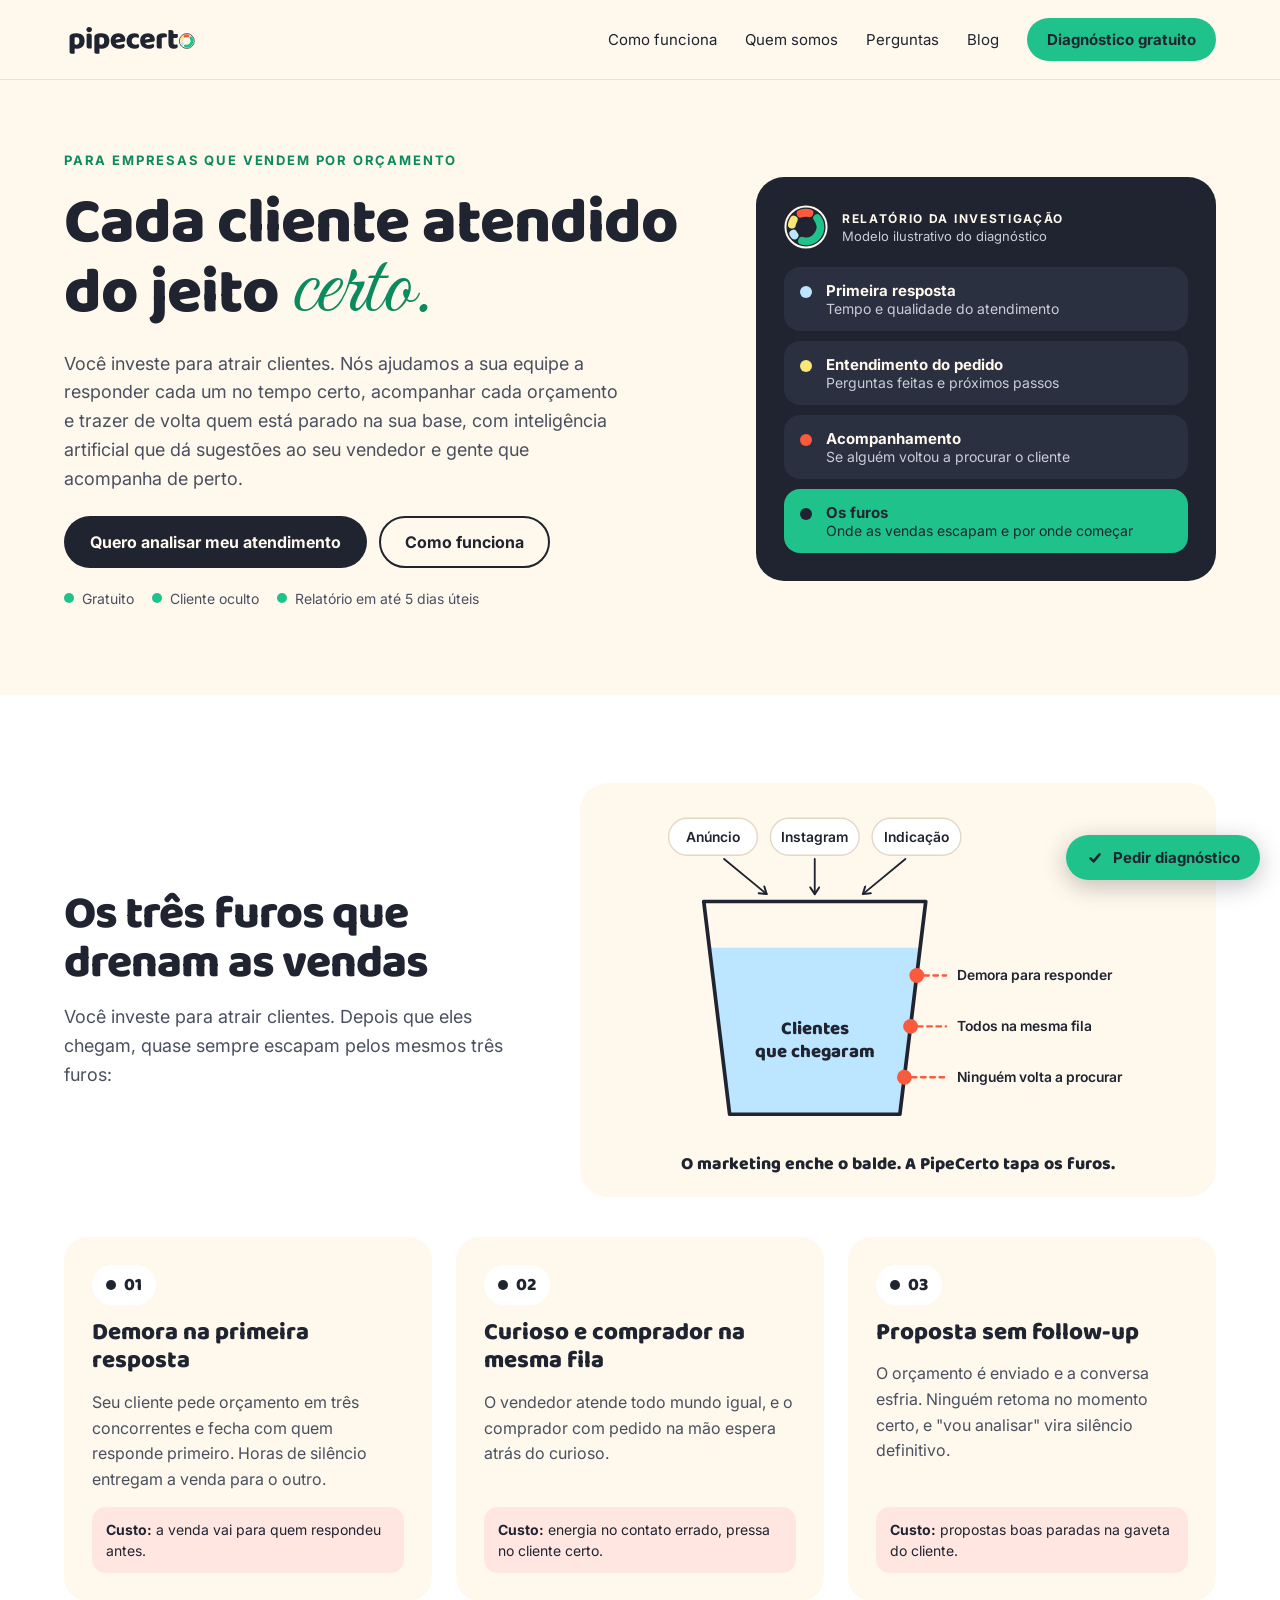
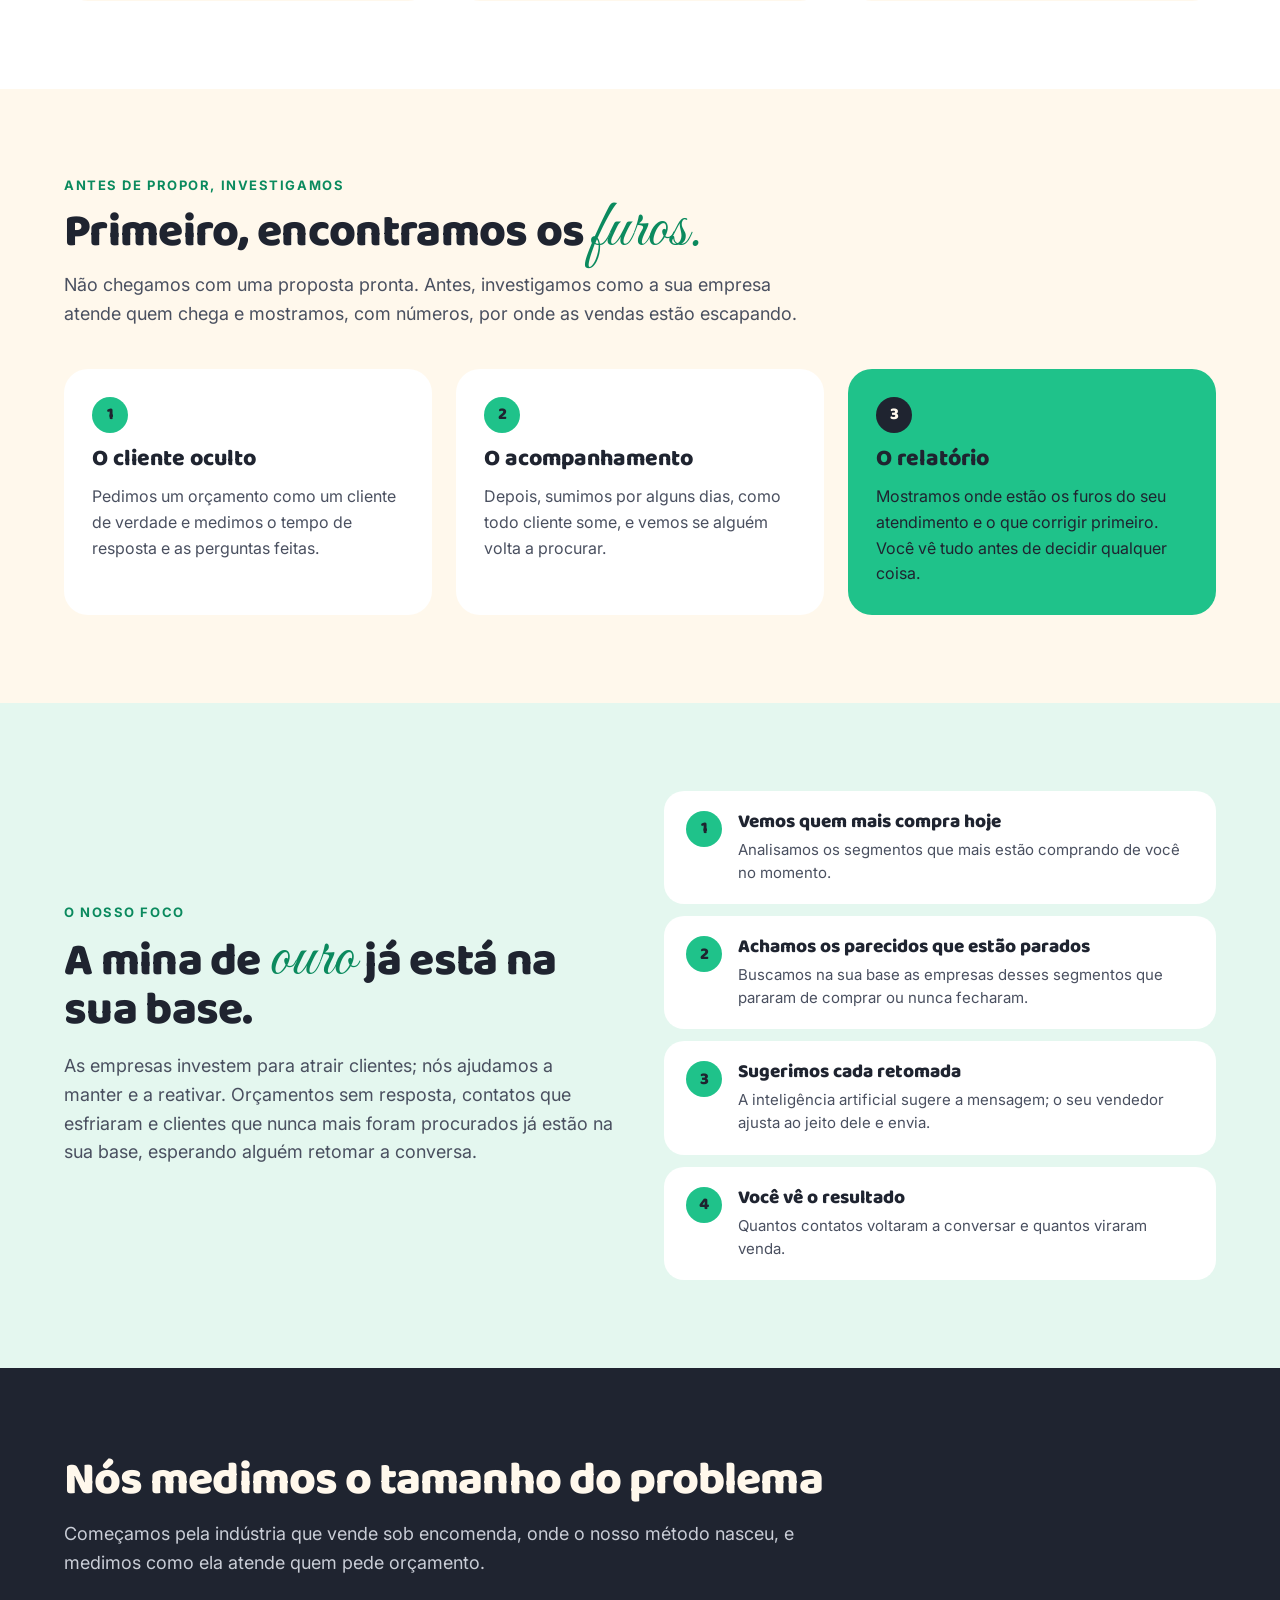
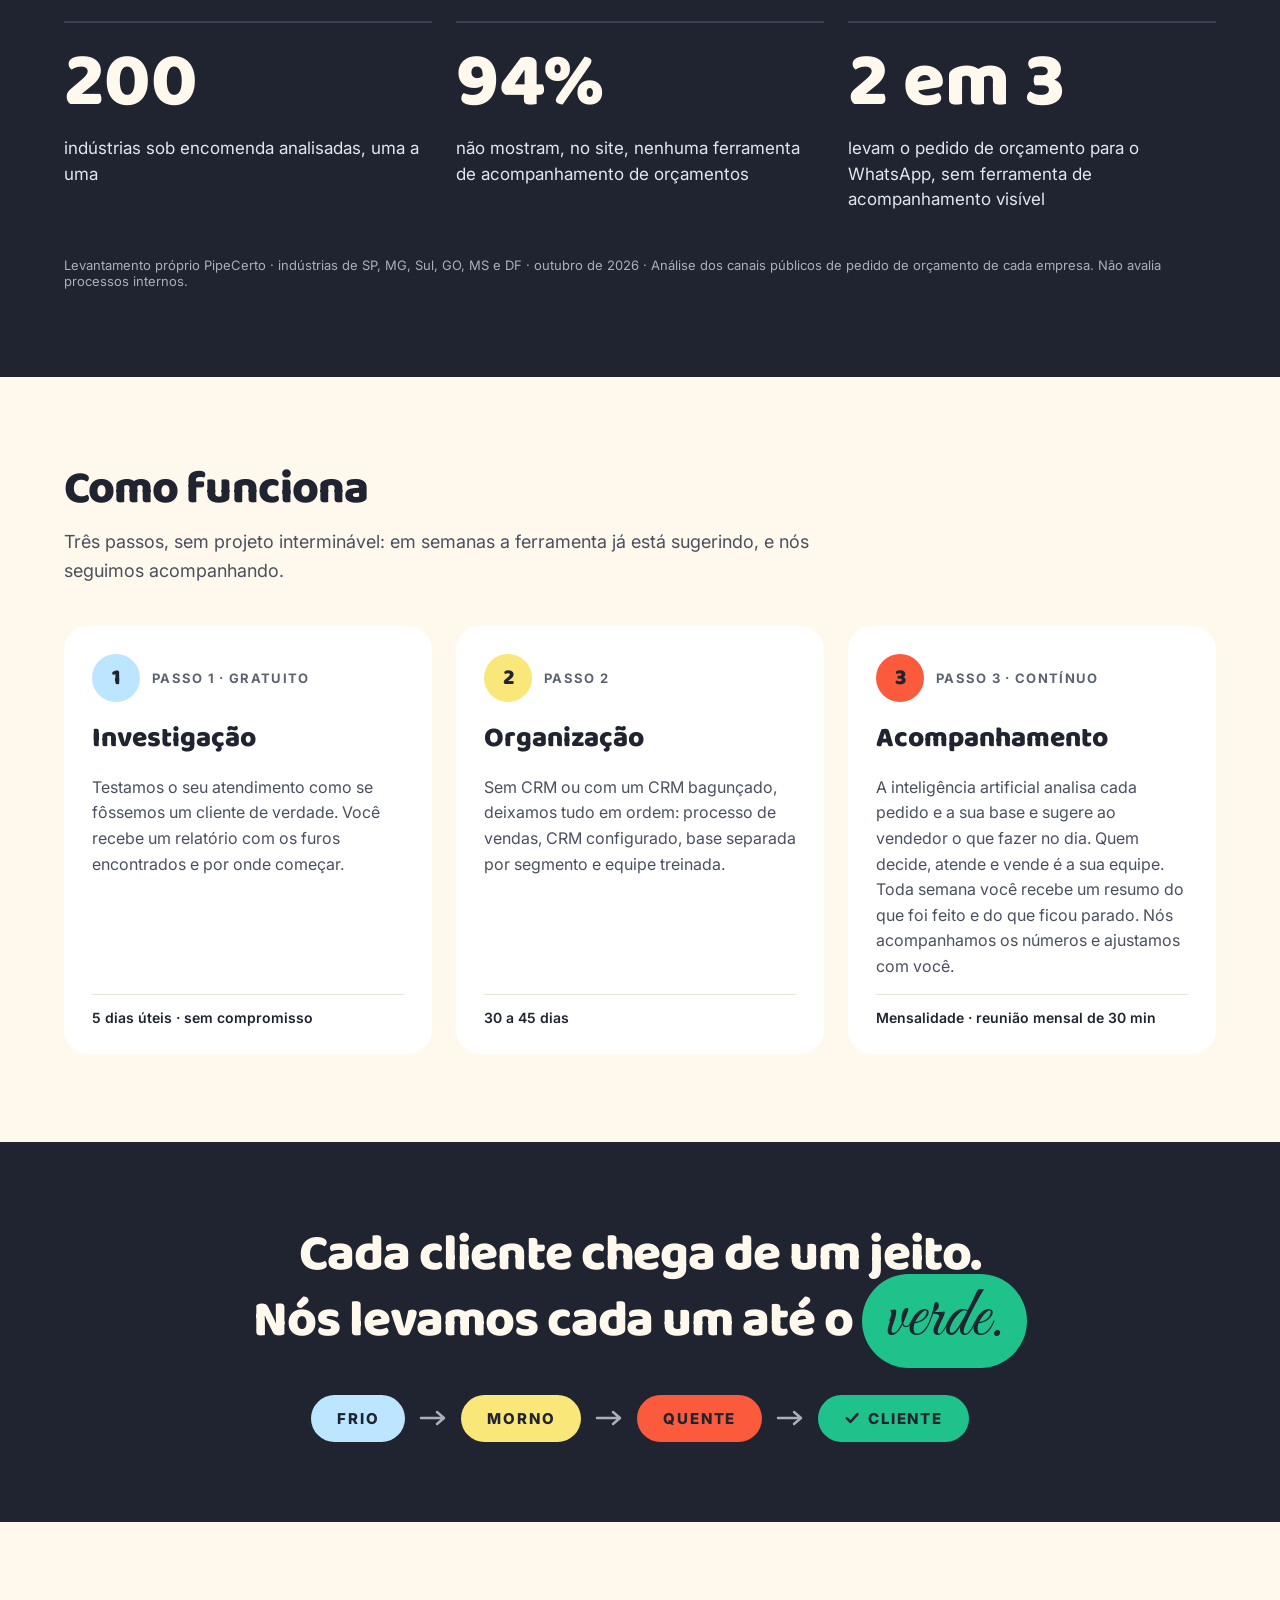
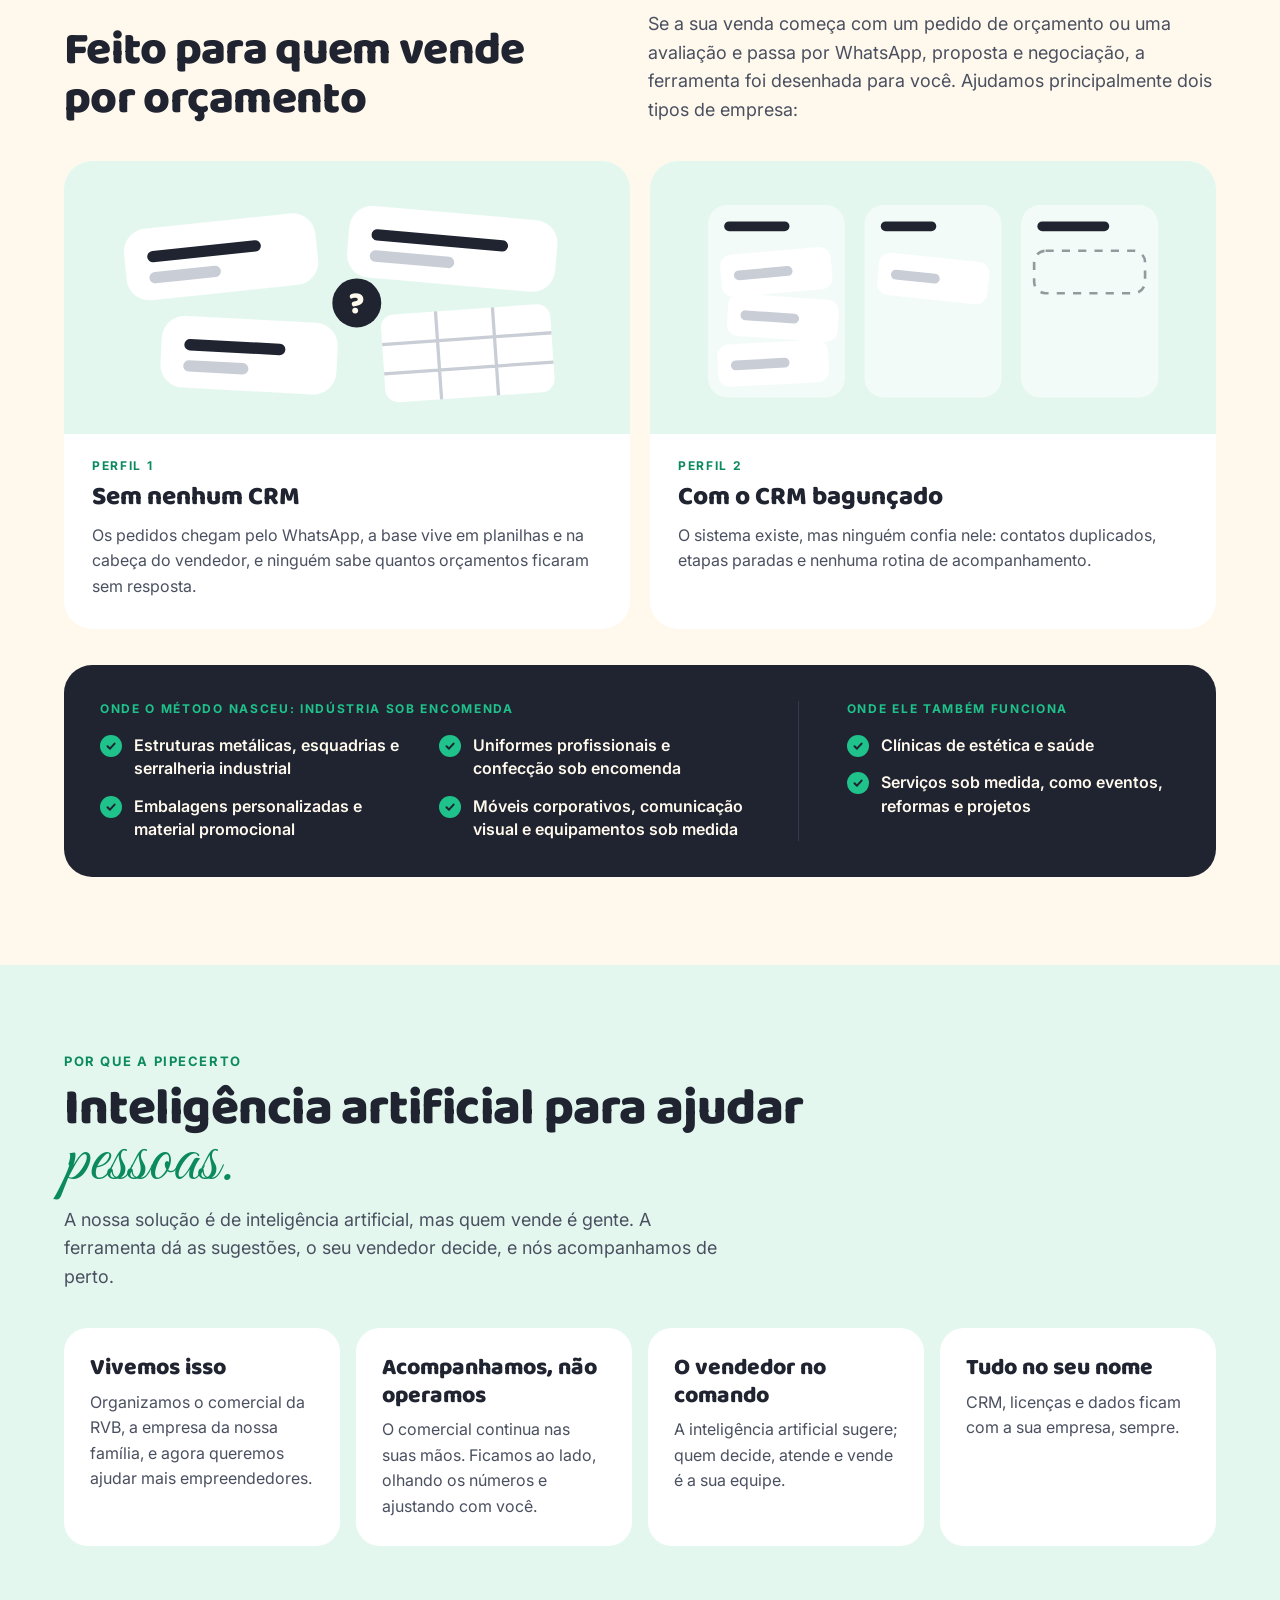
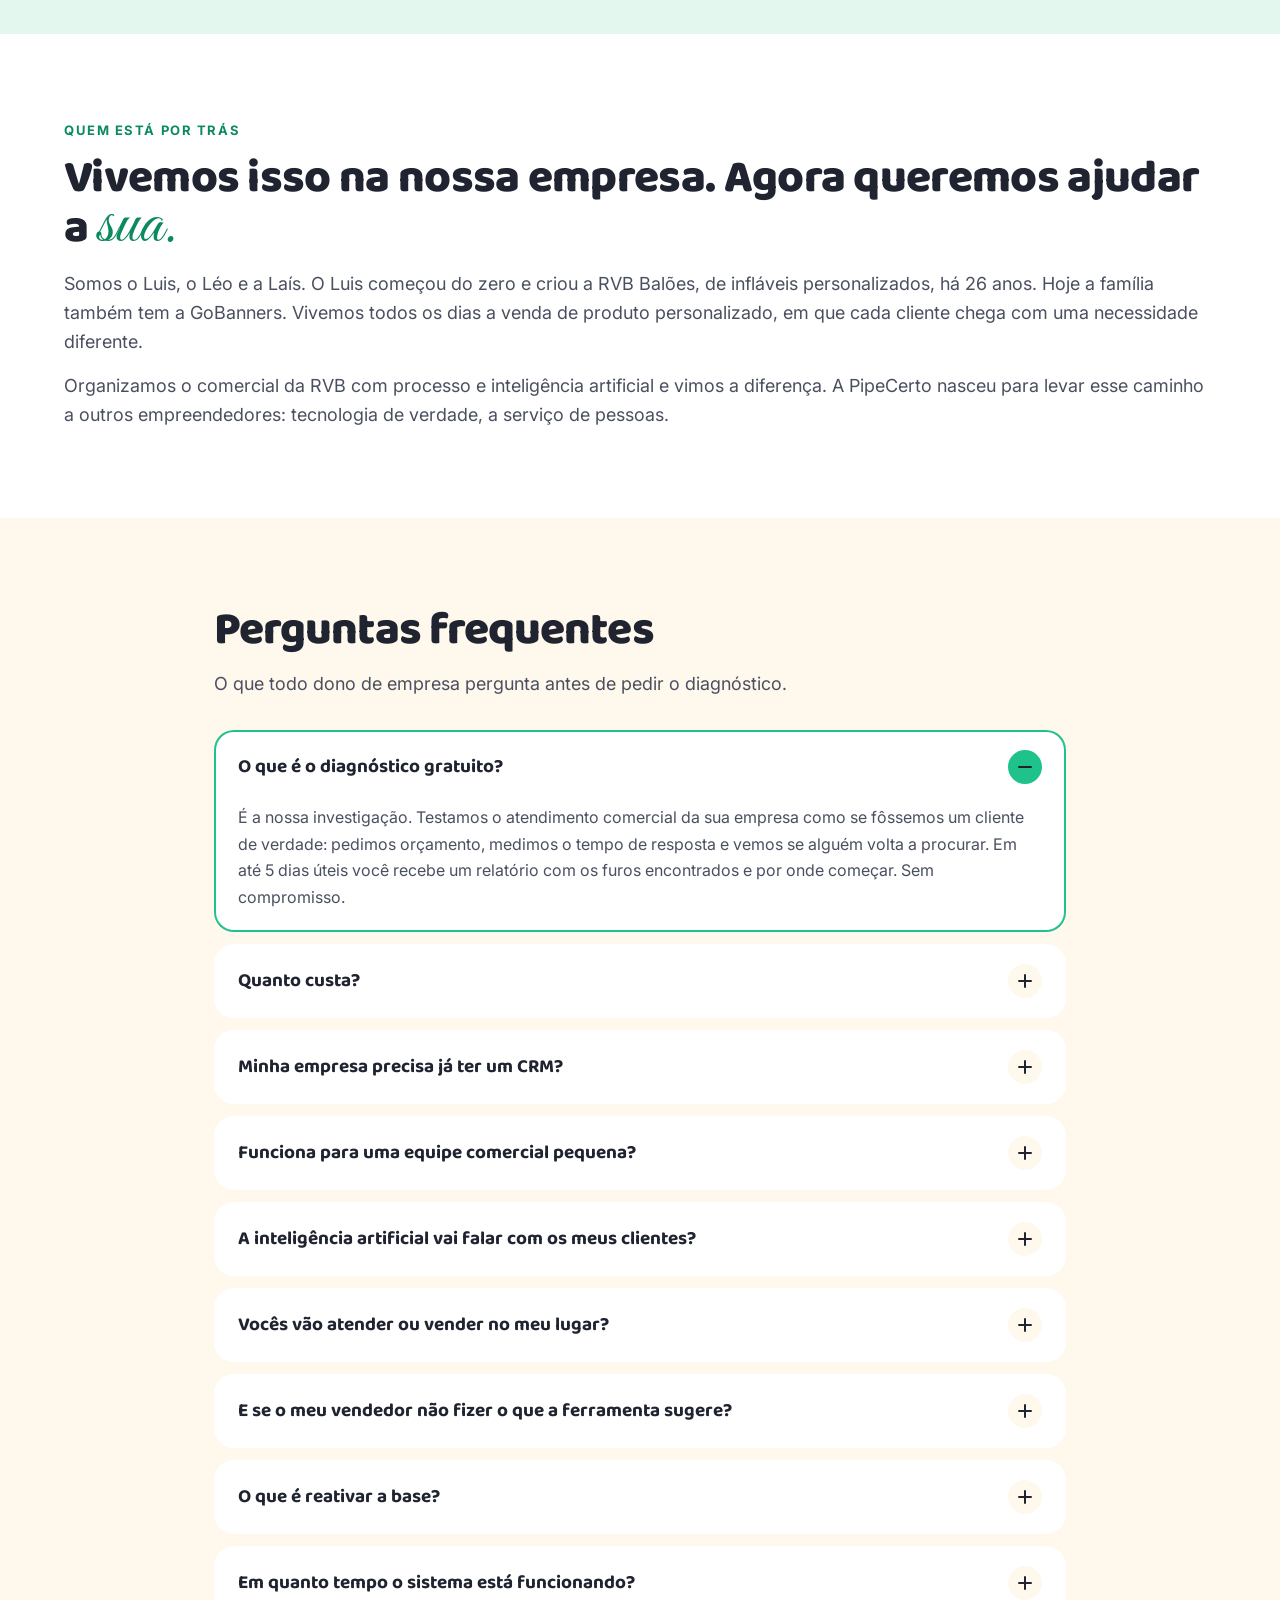
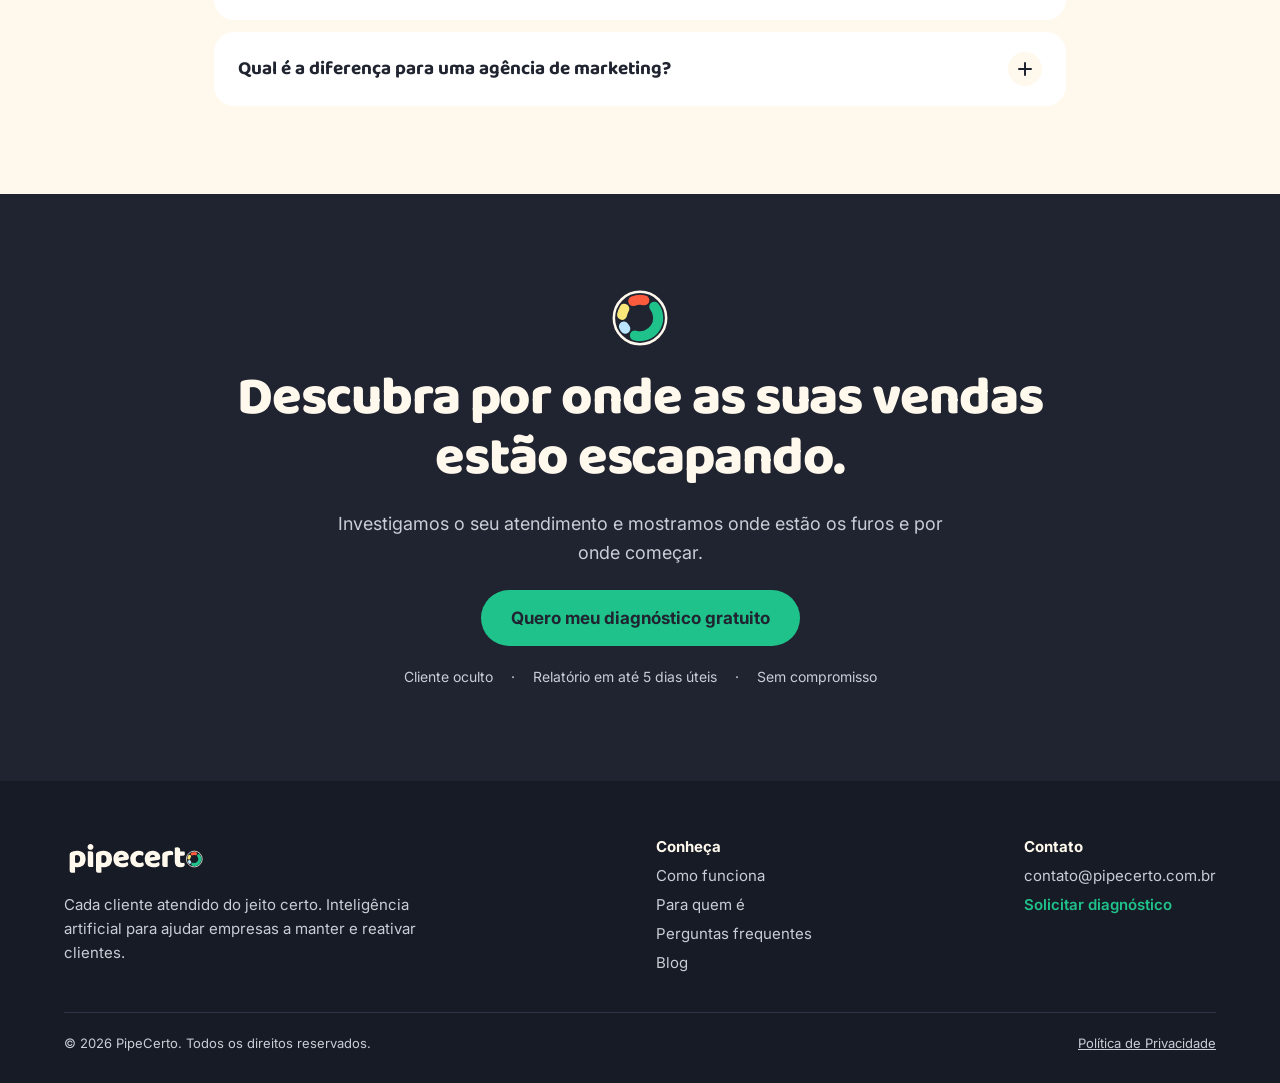
<file: index.html>
<!doctype html>
<html lang="pt-BR">
<head>
<meta charset="utf-8">
<meta name="viewport" content="width=device-width, initial-scale=1.0">
<title>PipeCerto | Cada cliente atendido do jeito certo</title>
<meta name="description" content="Para empresas que vendem por orçamento: investigamos o seu atendimento, mostramos por onde as vendas escapam e ajudamos a sua equipe a manter e reativar clientes, com inteligência artificial que sugere e gente que acompanha.">
<link rel="canonical" href="https://pipecerto.com.br/">
<meta property="og:type" content="website">
<meta property="og:locale" content="pt_BR">
<meta property="og:site_name" content="PipeCerto">
<meta property="og:title" content="PipeCerto | Cada cliente atendido do jeito certo">
<meta property="og:description" content="Investigamos o seu atendimento como um cliente de verdade e mostramos onde estão os furos. Diagnóstico gratuito, com relatório em até 5 dias úteis.">
<meta property="og:url" content="https://pipecerto.com.br/">
<meta property="og:image" content="https://pipecerto.com.br/pipecerto-cada-cliente-atendido-do-jeito-certo.jpg?v=3">
<meta property="og:image:width" content="1200">
<meta property="og:image:height" content="630">
<meta property="og:image:alt" content="PipeCerto: cada cliente atendido do jeito certo. Para empresas que vendem por orçamento.">
<meta name="twitter:card" content="summary_large_image">
<meta name="theme-color" content="#FFF8EC">
<script type="application/ld+json">
{
  "@context": "https://schema.org",
  "@type": "ProfessionalService",
  "@id": "https://pipecerto.com.br/#organizacao",
  "name": "PipeCerto",
  "slogan": "Cada cliente atendido do jeito certo.",
  "url": "https://pipecerto.com.br/",
  "email": "contato@pipecerto.com.br",
  "logo": "https://pipecerto.com.br/favicon-512.png",
  "description": "Diagnóstico do atendimento, organização do processo de vendas e do CRM e acompanhamento mensal com inteligência artificial, para empresas que vendem por orçamento.",
  "areaServed": {
    "@type": "Country",
    "name": "Brasil"
  },
  "knowsAbout": [
    "atendimento comercial",
    "implantação de CRM",
    "acompanhamento de orçamentos",
    "reativação da base de clientes"
  ]
}
</script>
<script type="application/ld+json">
{
  "@context": "https://schema.org",
  "@type": "FAQPage",
  "@id": "https://pipecerto.com.br/#faq",
  "mainEntity": [
    {
      "@type": "Question",
      "name": "O que é o diagnóstico gratuito?",
      "acceptedAnswer": {
        "@type": "Answer",
        "text": "É a nossa investigação. Testamos o atendimento comercial da sua empresa como se fôssemos um cliente de verdade: pedimos orçamento, medimos o tempo de resposta e vemos se alguém volta a procurar. Em até 5 dias úteis você recebe um relatório com os furos encontrados e por onde começar. Sem compromisso."
      }
    },
    {
      "@type": "Question",
      "name": "Quanto custa?",
      "acceptedAnswer": {
        "@type": "Answer",
        "text": "O diagnóstico é gratuito. A organização é um projeto único de 30 a 45 dias, e o acompanhamento é uma mensalidade. O valor depende do tamanho da equipe e do volume de orçamentos, e é apresentado junto com o diagnóstico. Você decide com o problema e o preço na mesma mesa."
      }
    },
    {
      "@type": "Question",
      "name": "Minha empresa precisa já ter um CRM?",
      "acceptedAnswer": {
        "@type": "Answer",
        "text": "Não. Implantamos o CRM do zero ou organizamos o que já existe. Trabalhamos com o Pipedrive, um dos CRMs mais usados por equipes comerciais pequenas no mundo todo. As licenças ficam no nome da sua empresa, contratadas direto com o fornecedor. Os dados são seus, sempre."
      }
    },
    {
      "@type": "Question",
      "name": "Funciona para uma equipe comercial pequena?",
      "acceptedAnswer": {
        "@type": "Answer",
        "text": "É para ela que o sistema foi desenhado. O formato ideal é o dono mais um ou dois vendedores: gente demais para o dono controlar tudo de cabeça, gente de menos para ter um gerente comercial dedicado."
      }
    },
    {
      "@type": "Question",
      "name": "A inteligência artificial vai falar com os meus clientes?",
      "acceptedAnswer": {
        "@type": "Answer",
        "text": "Não. A IA trabalha por dentro: analisa cada pedido de orçamento que entra, pesquisa a empresa, prepara a atividade do dia de cada vendedor com uma sugestão de mensagem e avisa quando um negócio está esfriando. O vendedor ajusta a mensagem ao jeito dele e ao momento da conversa, e é ele quem envia. Quem conversa com o cliente continua sendo a sua equipe."
      }
    },
    {
      "@type": "Question",
      "name": "Vocês vão atender ou vender no meu lugar?",
      "acceptedAnswer": {
        "@type": "Answer",
        "text": "Não. A PipeCerto não opera o seu comercial e não é responsável pelo atendimento nem pela venda. A ferramenta dá sugestões ao seu vendedor, e nós acompanhamos os números com você e ajustamos o que for preciso."
      }
    },
    {
      "@type": "Question",
      "name": "E se o meu vendedor não fizer o que a ferramenta sugere?",
      "acceptedAnswer": {
        "@type": "Answer",
        "text": "Você fica sabendo. A ferramenta compara o que foi sugerido com o que foi feito e mostra, por vendedor, as atividades concluídas e as que ficaram para trás. Toda semana você recebe um resumo para conversar com a equipe. Nós não cobramos o vendedor no seu lugar: mostramos onde agir."
      }
    },
    {
      "@type": "Question",
      "name": "O que é reativar a base?",
      "acceptedAnswer": {
        "@type": "Answer",
        "text": "É voltar a conversar com quem já passou pela sua empresa e parou: orçamentos sem resposta, contatos que esfriaram e clientes que não compram há algum tempo. Olhamos quais segmentos mais compram de você hoje e encontramos na sua base as empresas parecidas que estão paradas."
      }
    },
    {
      "@type": "Question",
      "name": "Em quanto tempo o sistema está funcionando?",
      "acceptedAnswer": {
        "@type": "Answer",
        "text": "A organização leva de 30 a 45 dias: processo de vendas desenhado, CRM configurado, triagem e régua de acompanhamento no ar, equipe treinada. A partir daí seguimos acompanhando, com relatório semanal para o dono."
      }
    },
    {
      "@type": "Question",
      "name": "Qual é a diferença para uma agência de marketing?",
      "acceptedAnswer": {
        "@type": "Answer",
        "text": "A agência ajuda a atrair clientes; nós ajudamos a manter. Cuidamos do que acontece depois que o cliente chega: resposta rápida, proposta, acompanhamento e retomada de quem ficou parado na base. Se você já investe em anúncios, a ferramenta protege esse investimento."
      }
    }
  ]
}
</script>
<link rel="preconnect" href="https://fonts.googleapis.com">
<link rel="preconnect" href="https://fonts.gstatic.com" crossorigin>
<link href="https://fonts.googleapis.com/css2?family=Baloo+2:wght@600;700;800&family=Great+Vibes&family=Inter:wght@400;500;600;700&display=swap" rel="stylesheet">
<link rel="icon" type="image/svg+xml" href="https://pipecerto.com.br/favicon.svg?v=3">
<link rel="icon" type="image/png" sizes="96x96" href="https://pipecerto.com.br/favicon.png?v=3">
<link rel="shortcut icon" href="https://pipecerto.com.br/favicon.ico?v=3">
<link rel="apple-touch-icon" href="https://pipecerto.com.br/apple-touch-icon.png?v=3">
<style>
body{margin:0;background:#FFF8EC}
a{color:#0B8A5E}a:hover{opacity:.85}
html{scroll-behavior:smooth}
.faq{background:#FFFFFF;border-radius:20px;overflow:hidden}
.faq summary{list-style:none;display:flex;align-items:center;justify-content:space-between;gap:16px;padding:20px 24px;min-height:64px;box-sizing:border-box;cursor:pointer;font-family:'Baloo 2',sans-serif;font-weight:700;font-size:19px;color:#1F2430}
.faq summary::-webkit-details-marker{display:none}
.faq .sign{width:34px;height:34px;flex-shrink:0;border-radius:17px;background:#FFF8EC;position:relative}
.faq .sign::before,.faq .sign::after{content:"";position:absolute;left:10px;right:10px;top:16px;height:2px;background:#1F2430;border-radius:1px}
.faq .sign::after{transform:rotate(90deg)}
.faq[open] .sign{background:#1FC28A}
.faq[open] .sign::after{display:none}
.faq p{margin:0;padding:0 24px 22px;font-family:Inter,sans-serif;font-size:16px;line-height:1.65;color:#4A5060}
.faq summary:focus-visible{outline:3px solid #1FC28A;outline-offset:-3px}
.faq[open]{box-shadow:inset 0 0 0 2px #1FC28A}

.pq-seg{grid-template-columns:1.7fr 1fr}
.pq-2col{grid-template-columns:1fr 1fr}
.pq-div{border-left:1px solid #343B4D;padding-left:48px}
@media (max-width:900px){.pq-seg{grid-template-columns:1fr;padding:28px 24px !important}.pq-2col{grid-template-columns:1fr}.pq-div{border-left:0;padding-left:0;border-top:1px solid #343B4D;padding-top:28px}}
.topo{position:sticky;top:0;z-index:50}
section[id]{scroll-margin-top:84px}
.fab-diag{position:fixed;right:20px;bottom:20px;z-index:90;display:flex;align-items:center;gap:9px;background:#1FC28A;color:#1F2430;font-family:Inter,sans-serif;font-weight:700;font-size:15px;text-decoration:none;border-radius:999px;padding:13px 20px;box-shadow:0 6px 24px rgba(31,36,48,.28)}
.mnav{display:none;position:relative}
.mnav summary{list-style:none;cursor:pointer;width:46px;height:46px;border-radius:14px;border:1.5px solid #1F2430;display:flex;align-items:center;justify-content:center;background:#FFF8EC}
.mnav summary::-webkit-details-marker{display:none}
.mnav[open] summary{background:#1FC28A;border-color:#1FC28A}
.mnav-painel{position:absolute;right:0;top:56px;z-index:60;min-width:236px;background:#FFFFFF;border:1px solid #EDE3D3;border-radius:18px;padding:10px;box-shadow:0 14px 40px rgba(31,36,48,.18)}
.mnav-painel a{display:block;padding:13px 14px;border-radius:12px;font-size:16px;font-weight:600;color:#1F2430;text-decoration:none}
.mnav-painel a:active{background:#E4F7EF}
.mnav-painel .mnav-cta{margin-top:6px;background:#1FC28A;text-align:center;font-weight:700;border-radius:999px}
@media (max-width:860px){
  .menu .ancora{display:none}
  .mnav{display:block}
  .menu{gap:12px !important;flex-wrap:nowrap !important}
}
@media (max-width:640px){
  .cta-topo{display:none}
  .fab-diag{right:16px;bottom:16px;padding:12px 17px;font-size:14px}
}
</style>
</head>
<body>
<div style="width: 100%; box-sizing: border-box; background: #FFF8EC; font-family: Inter, sans-serif; color: #1F2430">

<header class="topo" style="background: #FFF8EC; border-bottom: 1px solid #EDE3D3">
<div style="max-width: 1200px; margin: 0 auto; padding: 18px 24px; box-sizing: border-box; display: flex; flex-wrap: wrap; align-items: center; justify-content: space-between; gap: 16px">
<a href="/" aria-label="PipeCerto" style="display:flex;align-items:center;text-decoration:none"><svg width="135" height="40" viewBox="0 0 135.02 39.50" aria-hidden="true"><path d="M13.09 28.45Q15.25 28.45 16.945 27.549999999999997Q18.64 26.65 19.630000000000003 24.91Q20.62 23.17 20.62 20.62Q20.62 17.950000000000003 19.6 16.255000000000003Q18.58 14.56 16.75 13.765Q14.92 12.97 12.49 12.97Q10.719999999999999 12.97 9.25 13.345Q7.779999999999999 13.72 6.85 14.32Q6.25 14.71 5.905 15.25Q5.5600000000000005 15.790000000000001 5.5600000000000005 16.6V26.35H10.629999999999999V17.41Q10.96 17.23 11.440000000000001 17.095Q11.92 16.96 12.49 16.96Q13.45 16.96 14.094999999999999 17.35Q14.74 17.740000000000002 15.07 18.535Q15.4 19.33 15.4 20.62Q15.4 22.48 14.605 23.455Q13.81 24.43 12.31 24.43Q11.469999999999999 24.43 10.809999999999999 24.1Q10.149999999999999 23.77 9.64 23.38V27.64Q10.36 27.97 11.184999999999999 28.21Q12.01 28.45 13.09 28.45ZM10.66 25.12H5.5600000000000005V31.21Q5.5600000000000005 32.59 6.235 33.1Q6.91 33.61 8.379999999999999 33.61Q9.1 33.61 9.715 33.519999999999996Q10.33 33.43 10.66 33.34ZM22.39 9.370000000000001Q22.39 8.23 23.17 7.450000000000001Q23.95 6.670000000000002 25.18 6.670000000000002Q26.41 6.670000000000002 27.189999999999998 7.450000000000001Q27.97 8.23 27.97 9.370000000000001Q27.97 10.48 27.189999999999998 11.275Q26.41 12.07 25.18 12.07Q23.95 12.07 23.17 11.275Q22.39 10.48 22.39 9.370000000000001ZM22.63 20.08H27.729999999999997V27.97Q27.4 28.06 26.784999999999997 28.15Q26.169999999999998 28.24 25.45 28.24Q23.98 28.24 23.305 27.729999999999997Q22.63 27.22 22.63 25.84ZM27.729999999999997 22.75H22.63V13.63Q22.96 13.540000000000001 23.575 13.450000000000001Q24.189999999999998 13.360000000000001 24.91 13.360000000000001Q26.41 13.360000000000001 27.07 13.855Q27.729999999999997 14.35 27.729999999999997 15.76ZM37.9 28.45Q40.06 28.45 41.754999999999995 27.549999999999997Q43.449999999999996 26.65 44.44 24.91Q45.43 23.17 45.43 20.62Q45.43 17.950000000000003 44.41 16.255000000000003Q43.39 14.56 41.56 13.765Q39.73 12.97 37.3 12.97Q35.53 12.97 34.06 13.345Q32.589999999999996 13.72 31.66 14.32Q31.06 14.71 30.714999999999996 15.25Q30.369999999999997 15.790000000000001 30.369999999999997 16.6V26.35H35.44V17.41Q35.769999999999996 17.23 36.25 17.095Q36.73 16.96 37.3 16.96Q38.26 16.96 38.905 17.35Q39.55 17.740000000000002 39.879999999999995 18.535Q40.21 19.33 40.21 20.62Q40.21 22.48 39.415 23.455Q38.62 24.43 37.12 24.43Q36.28 24.43 35.620000000000005 24.1Q34.96 23.77 34.449999999999996 23.38V27.64Q35.17 27.97 35.995000000000005 28.21Q36.82 28.45 37.9 28.45ZM35.47 25.12H30.369999999999997V31.21Q30.369999999999997 32.59 31.044999999999998 33.1Q31.72 33.61 33.19 33.61Q33.91 33.61 34.525 33.519999999999996Q35.14 33.43 35.47 33.34ZM49.78 22.990000000000002 49.599999999999994 19.630000000000003 56.53 18.490000000000002Q56.47 17.89 55.93 17.29Q55.39 16.69 54.25 16.69Q53.05 16.69 52.254999999999995 17.47Q51.46 18.25 51.4 19.689999999999998L51.58 22.21Q51.879999999999995 23.59 52.94499999999999 24.130000000000003Q54.01 24.67 55.33 24.67Q56.589999999999996 24.67 57.73 24.340000000000003Q58.87 24.01 59.559999999999995 23.62Q60.04 23.92 60.37 24.46Q60.699999999999996 25.0 60.699999999999996 25.6Q60.699999999999996 26.59 59.964999999999996 27.235Q59.23 27.88 57.94 28.18Q56.65 28.48 54.97 28.48Q52.629999999999995 28.48 50.754999999999995 27.595Q48.879999999999995 26.71 47.785 24.94Q46.69 23.17 46.69 20.5Q46.69 18.52 47.334999999999994 17.08Q47.98 15.64 49.06 14.74Q50.14 13.84 51.474999999999994 13.405000000000001Q52.809999999999995 12.97 54.22 12.97Q56.349999999999994 12.97 57.94 13.795000000000002Q59.53 14.620000000000001 60.43 16.045Q61.33 17.47 61.33 19.33Q61.33 20.35 60.76 20.89Q60.19 21.43 59.17 21.58ZM71.41 16.990000000000002Q69.91 16.990000000000002 68.815 17.950000000000003Q67.72 18.91 67.72 20.77Q67.72 22.63 68.77 23.53Q69.82 24.43 71.38 24.43Q72.28 24.43 72.985 24.205Q73.69 23.98 74.16999999999999 23.740000000000002Q74.74 24.16 75.025 24.64Q75.31 25.12 75.31 25.81Q75.31 27.01 74.125 27.73Q72.94 28.45 70.75 28.45Q68.25999999999999 28.45 66.41499999999999 27.58Q64.57 26.71 63.565 24.985Q62.559999999999995 23.259999999999998 62.559999999999995 20.77Q62.559999999999995 18.130000000000003 63.67 16.405Q64.78 14.68 66.61 13.825Q68.44 12.97 70.6 12.97Q72.72999999999999 12.97 73.91499999999999 13.75Q75.1 14.530000000000001 75.1 15.76Q75.1 16.33 74.83 16.825Q74.56 17.32 74.19999999999999 17.68Q73.69 17.44 72.97 17.215000000000003Q72.25 16.990000000000002 71.41 16.990000000000002ZM79.27 22.990000000000002 79.09 19.630000000000003 86.02 18.490000000000002Q85.96 17.89 85.41999999999999 17.29Q84.88 16.69 83.74 16.69Q82.54 16.69 81.745 17.47Q80.95 18.25 80.89 19.689999999999998L81.07 22.21Q81.37 23.59 82.435 24.130000000000003Q83.5 24.67 84.82 24.67Q86.08 24.67 87.22 24.340000000000003Q88.36 24.01 89.05 23.62Q89.53 23.92 89.86 24.46Q90.19 25.0 90.19 25.6Q90.19 26.59 89.455 27.235Q88.72 27.88 87.43 28.18Q86.14 28.48 84.46 28.48Q82.12 28.48 80.245 27.595Q78.37 26.71 77.275 24.94Q76.18 23.17 76.18 20.5Q76.18 18.52 76.825 17.08Q77.47 15.64 78.55 14.74Q79.63 13.84 80.965 13.405000000000001Q82.3 12.97 83.71 12.97Q85.84 12.97 87.43 13.795000000000002Q89.02 14.620000000000001 89.91999999999999 16.045Q90.82 17.47 90.82 19.33Q90.82 20.35 90.25 20.89Q89.68 21.43 88.66 21.58ZM97.77999999999999 17.71V21.13H92.67999999999999V16.93Q92.67999999999999 16.060000000000002 93.14499999999998 15.415000000000003Q93.60999999999999 14.770000000000001 94.35999999999999 14.290000000000001Q95.41 13.66 96.82 13.33Q98.22999999999999 13.0 99.72999999999999 13.0Q102.99999999999999 13.0 102.99999999999999 15.31Q102.99999999999999 15.85 102.85 16.315Q102.69999999999999 16.78 102.49 17.11Q102.19 17.05 101.77 17.020000000000003Q101.35 16.990000000000002 100.83999999999999 16.990000000000002Q100.08999999999999 16.990000000000002 99.25 17.17Q98.41 17.35 97.77999999999999 17.71ZM92.67999999999999 20.08H97.77999999999999V27.97Q97.44999999999999 28.06 96.83499999999998 28.15Q96.21999999999998 28.24 95.49999999999999 28.24Q94.02999999999999 28.24 93.35499999999999 27.729999999999997Q92.67999999999999 27.22 92.67999999999999 25.84ZM104.47 20.08H109.50999999999999V22.990000000000002Q109.50999999999999 23.740000000000002 110.005 24.085Q110.5 24.43 111.39999999999999 24.43Q111.85 24.43 112.32999999999998 24.355Q112.80999999999999 24.28 113.16999999999999 24.16Q113.44 24.46 113.63499999999999 24.880000000000003Q113.83 25.3 113.83 25.87Q113.83 26.98 112.975 27.715Q112.11999999999999 28.45 109.96 28.45Q107.32 28.45 105.895 27.25Q104.47 26.05 104.47 23.35ZM107.77 17.65V13.75H113.44Q113.61999999999999 14.05 113.785 14.56Q113.94999999999999 15.07 113.94999999999999 15.67Q113.94999999999999 16.72 113.48499999999999 17.185Q113.02 17.65 112.24 17.65ZM109.50999999999999 20.8H104.47V10.030000000000001Q104.8 9.940000000000001 105.41499999999999 9.835Q106.03 9.73 106.72 9.73Q108.19 9.73 108.85 10.24Q109.50999999999999 10.75 109.50999999999999 12.13Z" fill="#1F2430"></path><circle cx="122.83" cy="20.73" r="7.44" fill="none" stroke="#1F2430" stroke-width="0.72"/><path d="M118.66 23.78 A5.17 5.17 0 0 1 118.25 23.14" fill="none" stroke="#BCE5FF" stroke-width="2.85" stroke-linecap="round"/><path d="M117.73 19.85 A5.17 5.17 0 0 1 118.38 18.08" fill="none" stroke="#F9E779" stroke-width="2.85" stroke-linecap="round"/><path d="M120.91 15.92 A5.17 5.17 0 0 1 124.07 15.70" fill="none" stroke="#FB5A3C" stroke-width="2.85" stroke-linecap="round"/><path d="M126.88 17.50 A5.17 5.17 0 0 1 121.38 25.69" fill="none" stroke="#1FC28A" stroke-width="2.85" stroke-linecap="round"/></svg></a>
<nav class="menu" style="display: flex; flex-wrap: wrap; align-items: center; gap: 28px; font-size: 15px">
<a class="ancora" href="#como-funciona" style="color: #1F2430; text-decoration: none">Como funciona</a>
<a class="ancora" href="#quem-somos" style="color: #1F2430; text-decoration: none">Quem somos</a>
<a class="ancora" href="#perguntas" style="color: #1F2430; text-decoration: none">Perguntas</a>
<a class="ancora" href="/blog/" style="color: #1F2430; text-decoration: none">Blog</a>
<a class="cta-topo" href="https://diagnostico.pipecerto.com.br" style="background: #1FC28A; color: #1F2430; text-decoration: none; font-weight: 700; padding: 12px 20px; border-radius: 999px">Diagnóstico gratuito</a>
<details class="mnav">
<summary aria-label="Abrir o menu"><svg width="22" height="22" viewBox="0 0 22 22" aria-hidden="true"><path d="M3 6h16M3 11h16M3 16h16" fill="none" stroke="#1F2430" stroke-width="2.4" stroke-linecap="round"/></svg></summary>
<div class="mnav-painel">
<a href="#como-funciona">Como funciona</a>
<a href="#para-quem">Para quem é</a>
<a href="#quem-somos">Quem somos</a>
<a href="#perguntas">Perguntas</a>
<a href="/blog/">Blog</a>
<a class="mnav-cta" href="https://diagnostico.pipecerto.com.br">Diagnóstico gratuito</a>
</div>
</details>
</nav>
</div>
</header>

<section style="max-width: 1200px; margin: 0 auto; padding: 72px 24px 88px; box-sizing: border-box; display: flex; flex-wrap: wrap; align-items: center; gap: 56px">
<div style="flex: 1 1 520px; min-width: 0; display: flex; flex-direction: column; gap: 22px">
<div style="font-size: 13px; font-weight: 700; letter-spacing: 0.14em; text-transform: uppercase; color: #0B8A5E">Para empresas que vendem por orçamento</div>
<h1 style="margin: 0; font-family: 'Baloo 2', sans-serif; font-weight: 800; font-size: clamp(40px, 5vw, 66px); line-height: 1.06; letter-spacing: -0.015em">Cada cliente atendido do jeito <span style="font-family: 'Great Vibes', cursive; font-weight: 400; font-size: 1.45em; line-height: 0.7; letter-spacing: 0; color: #0B8A5E">certo.</span></h1>
<p style="margin: 0; font-size: 18px; line-height: 1.6; color: #4A5060; max-width: 560px">Você investe para atrair clientes. Nós ajudamos a sua equipe a responder cada um no tempo certo, acompanhar cada orçamento e trazer de volta quem está parado na sua base, com inteligência artificial que dá sugestões ao seu vendedor e gente que acompanha de perto.</p>
<div style="display: flex; flex-wrap: wrap; gap: 12px">
<a href="https://diagnostico.pipecerto.com.br" style="background: #1F2430; color: #FFF8EC; text-decoration: none; font-weight: 700; font-size: 16px; padding: 16px 26px; border-radius: 999px">Quero analisar meu atendimento</a>
<a href="#como-funciona" style="background: transparent; color: #1F2430; text-decoration: none; font-weight: 700; font-size: 16px; padding: 14px 24px; border-radius: 999px; border: 2px solid #1F2430">Como funciona</a>
</div>
<div style="display: flex; flex-wrap: wrap; align-items: center; gap: 10px 18px; font-size: 14px; color: #4A5060">
<span style="display: flex; align-items: center; gap: 8px"><span style="width: 10px; height: 10px; border-radius: 5px; background: #1FC28A"></span>Gratuito</span>
<span style="display: flex; align-items: center; gap: 8px"><span style="width: 10px; height: 10px; border-radius: 5px; background: #1FC28A"></span>Cliente oculto</span>
<span style="display: flex; align-items: center; gap: 8px"><span style="width: 10px; height: 10px; border-radius: 5px; background: #1FC28A"></span>Relatório em até 5 dias úteis</span>
</div>
</div>

<div style="flex: 1 1 380px; min-width: 0; max-width: 460px; background: #1F2430; border-radius: 28px; padding: 28px; box-sizing: border-box; display: flex; flex-direction: column; gap: 18px; color: #FFF8EC">
<div style="display: flex; align-items: center; gap: 14px">
<svg width="44" height="44" viewBox="0 0 44 44" aria-hidden="true"><circle cx="22.00" cy="22.00" r="20.56" fill="none" stroke="#FFF8EC" stroke-width="1.99"/><path d="M10.46 30.45 A14.30 14.30 0 0 1 9.35 28.68" fill="none" stroke="#BCE5FF" stroke-width="7.88" stroke-linecap="round"/><path d="M7.90 19.58 A14.30 14.30 0 0 1 9.70 14.70" fill="none" stroke="#F9E779" stroke-width="7.88" stroke-linecap="round"/><path d="M16.70 8.71 A14.30 14.30 0 0 1 25.44 8.12" fill="none" stroke="#FB5A3C" stroke-width="7.88" stroke-linecap="round"/><path d="M33.19 13.09 A14.30 14.30 0 0 1 18.00 35.73" fill="none" stroke="#1FC28A" stroke-width="7.88" stroke-linecap="round"/></svg>
<div style="display: flex; flex-direction: column; gap: 2px"><div style="font-size: 12px; font-weight: 700; letter-spacing: 0.14em; text-transform: uppercase">Relatório da investigação</div><div style="font-size: 13px; color: #C9CDD6">Modelo ilustrativo do diagnóstico</div></div>
</div>
<div style="display: flex; flex-direction: column; gap: 10px">
<div style="display: flex; gap: 14px; align-items: flex-start; background: #2A3040; border-radius: 16px; padding: 14px 16px"><span style="width: 12px; height: 12px; border-radius: 6px; background: #BCE5FF; margin-top: 5px; flex-shrink: 0"></span><div><div style="font-weight: 700; font-size: 15px">Primeira resposta</div><div style="font-size: 14px; color: #C9CDD6">Tempo e qualidade do atendimento</div></div></div>
<div style="display: flex; gap: 14px; align-items: flex-start; background: #2A3040; border-radius: 16px; padding: 14px 16px"><span style="width: 12px; height: 12px; border-radius: 6px; background: #F9E779; margin-top: 5px; flex-shrink: 0"></span><div><div style="font-weight: 700; font-size: 15px">Entendimento do pedido</div><div style="font-size: 14px; color: #C9CDD6">Perguntas feitas e próximos passos</div></div></div>
<div style="display: flex; gap: 14px; align-items: flex-start; background: #2A3040; border-radius: 16px; padding: 14px 16px"><span style="width: 12px; height: 12px; border-radius: 6px; background: #FB5A3C; margin-top: 5px; flex-shrink: 0"></span><div><div style="font-weight: 700; font-size: 15px">Acompanhamento</div><div style="font-size: 14px; color: #C9CDD6">Se alguém voltou a procurar o cliente</div></div></div>
<div style="display: flex; gap: 14px; align-items: flex-start; background: #1FC28A; color: #1F2430; border-radius: 16px; padding: 14px 16px"><span style="width: 12px; height: 12px; border-radius: 6px; background: #1F2430; margin-top: 5px; flex-shrink: 0"></span><div><div style="font-weight: 700; font-size: 15px">Os furos</div><div style="font-size: 14px">Onde as vendas escapam e por onde começar</div></div></div>
</div>
</div>
</section>

<section style="background: #FFFFFF">
<div style="max-width: 1200px; margin: 0 auto; padding: 88px 24px; box-sizing: border-box; display: flex; flex-direction: column; gap: 40px">
<div style="display: flex; flex-wrap: wrap; align-items: center; gap: 40px"><div style="flex: 1 1 360px; min-width: 0; display: flex; flex-direction: column; gap: 14px">
<h2 style="margin: 0; font-family: 'Baloo 2', sans-serif; font-weight: 800; font-size: clamp(32px, 3.6vw, 46px); line-height: 1.08; letter-spacing: -0.02em">Os três furos que drenam as vendas</h2>
<p style="margin: 0; font-size: 18px; line-height: 1.6; color: #4A5060">Você investe para atrair clientes. Depois que eles chegam, quase sempre escapam pelos mesmos três furos:</p>
</div><div style="flex: 1 1 520px; min-width: 0; max-width: 640px; background: #FFF8EC; border-radius: 28px; padding: 26px 22px 14px; box-sizing: border-box"><svg width="100%" viewBox="0 0 640 400" role="img" aria-label="O balde furado: anúncio, Instagram e indicação trazem clientes, que escapam por três furos: demora para responder, ninguém entende o pedido e ninguém volta a procurar."><defs><marker id="bseta" viewBox="0 0 10 10" refX="8" refY="5" markerWidth="6" markerHeight="6" orient="auto-start-reverse"><path d="M2 1L8 5L2 9" fill="none" stroke="#1F2430" stroke-width="1.8" stroke-linecap="round" stroke-linejoin="round"/></marker></defs><rect x="72" y="10" width="96" height="40" rx="20" fill="#FFFFFF" stroke="#E2D8C6" stroke-width="1.5"/><text x="120" y="30" text-anchor="middle" dominant-baseline="central" style="font-family: Inter, sans-serif; font-weight: 600; font-size: 15px" fill="#1F2430">Anúncio</text><rect x="182" y="10" width="96" height="40" rx="20" fill="#FFFFFF" stroke="#E2D8C6" stroke-width="1.5"/><text x="230" y="30" text-anchor="middle" dominant-baseline="central" style="font-family: Inter, sans-serif; font-weight: 600; font-size: 15px" fill="#1F2430">Instagram</text><rect x="292" y="10" width="96" height="40" rx="20" fill="#FFFFFF" stroke="#E2D8C6" stroke-width="1.5"/><text x="340" y="30" text-anchor="middle" dominant-baseline="central" style="font-family: Inter, sans-serif; font-weight: 600; font-size: 15px" fill="#1F2430">Indicação</text><line x1="132" y1="54" x2="178" y2="92" stroke="#1F2430" stroke-width="2" stroke-linecap="round" marker-end="url(#bseta)"/><line x1="230" y1="54" x2="230" y2="92" stroke="#1F2430" stroke-width="2" stroke-linecap="round" marker-end="url(#bseta)"/><line x1="328" y1="54" x2="282" y2="92" stroke="#1F2430" stroke-width="2" stroke-linecap="round" marker-end="url(#bseta)"/><path d="M116.1 150 L343.9 150 L322 330 L138 330 Z" fill="#BCE5FF"/><path d="M110 100 L350 100 L322 330 L138 330 Z" fill="none" stroke="#1F2430" stroke-width="4" stroke-linejoin="round"/><text x="230" y="238" text-anchor="middle" dominant-baseline="central" style="font-family: 'Baloo 2', sans-serif; font-weight: 800; font-size: 20px" fill="#1F2430">Clientes</text><text x="230" y="263" text-anchor="middle" dominant-baseline="central" style="font-family: 'Baloo 2', sans-serif; font-weight: 800; font-size: 20px" fill="#1F2430">que chegaram</text><line x1="348.3" y1="180" x2="372" y2="180" stroke="#FB5A3C" stroke-width="2.5" stroke-dasharray="5 5" stroke-linecap="round"/><circle cx="340.3" cy="180" r="8" fill="#FB5A3C"/><text x="384" y="180" dominant-baseline="central" style="font-family: Inter, sans-serif; font-weight: 600; font-size: 15px" fill="#1F2430">Demora para responder</text><line x1="341.6" y1="235" x2="372" y2="235" stroke="#FB5A3C" stroke-width="2.5" stroke-dasharray="5 5" stroke-linecap="round"/><circle cx="333.6" cy="235" r="8" fill="#FB5A3C"/><text x="384" y="235" dominant-baseline="central" style="font-family: Inter, sans-serif; font-weight: 600; font-size: 15px" fill="#1F2430">Todos na mesma fila</text><line x1="334.9" y1="290" x2="372" y2="290" stroke="#FB5A3C" stroke-width="2.5" stroke-dasharray="5 5" stroke-linecap="round"/><circle cx="326.9" cy="290" r="8" fill="#FB5A3C"/><text x="384" y="290" dominant-baseline="central" style="font-family: Inter, sans-serif; font-weight: 600; font-size: 15px" fill="#1F2430">Ninguém volta a procurar</text><text x="320" y="384" text-anchor="middle" dominant-baseline="central" style="font-family: 'Baloo 2', sans-serif; font-weight: 800; font-size: 19px" fill="#1F2430">O marketing enche o balde. A PipeCerto tapa os furos.</text></svg></div></div>
<div style="display: grid; grid-template-columns: repeat(auto-fit, minmax(280px, 1fr)); gap: 24px">
<div style="background: #FFF8EC; border-radius: 24px; padding: 28px; display: flex; flex-direction: column; gap: 14px">
<div style="align-self: flex-start; display: flex; align-items: center; gap: 8px; background: #FFFFFF; border-radius: 999px; padding: 6px 14px; font-family: 'Baloo 2', sans-serif; font-weight: 800; font-size: 18px; color: #1F2430"><span style="width: 10px; height: 10px; border-radius: 5px; background: #1F2430"></span>01</div>
<h3 style="margin: 0; font-family: 'Baloo 2', sans-serif; font-weight: 800; font-size: 24px; line-height: 1.2">Demora na primeira resposta</h3>
<p style="margin: 0; font-size: 16px; line-height: 1.6; color: #4A5060; flex: 1">Seu cliente pede orçamento em três concorrentes e fecha com quem responde primeiro. Horas de silêncio entregam a venda para o outro.</p>
<div style="background: #FFE6E1; border-radius: 14px; padding: 12px 14px; font-size: 14px; line-height: 1.5"><b>Custo:</b> a venda vai para quem respondeu antes.</div>
</div>
<div style="background: #FFF8EC; border-radius: 24px; padding: 28px; display: flex; flex-direction: column; gap: 14px">
<div style="align-self: flex-start; display: flex; align-items: center; gap: 8px; background: #FFFFFF; border-radius: 999px; padding: 6px 14px; font-family: 'Baloo 2', sans-serif; font-weight: 800; font-size: 18px; color: #1F2430"><span style="width: 10px; height: 10px; border-radius: 5px; background: #1F2430"></span>02</div>
<h3 style="margin: 0; font-family: 'Baloo 2', sans-serif; font-weight: 800; font-size: 24px; line-height: 1.2">Curioso e comprador na mesma fila</h3>
<p style="margin: 0; font-size: 16px; line-height: 1.6; color: #4A5060; flex: 1">O vendedor atende todo mundo igual, e o comprador com pedido na mão espera atrás do curioso.</p>
<div style="background: #FFE6E1; border-radius: 14px; padding: 12px 14px; font-size: 14px; line-height: 1.5"><b>Custo:</b> energia no contato errado, pressa no cliente certo.</div>
</div>
<div style="background: #FFF8EC; border-radius: 24px; padding: 28px; display: flex; flex-direction: column; gap: 14px">
<div style="align-self: flex-start; display: flex; align-items: center; gap: 8px; background: #FFFFFF; border-radius: 999px; padding: 6px 14px; font-family: 'Baloo 2', sans-serif; font-weight: 800; font-size: 18px; color: #1F2430"><span style="width: 10px; height: 10px; border-radius: 5px; background: #1F2430"></span>03</div>
<h3 style="margin: 0; font-family: 'Baloo 2', sans-serif; font-weight: 800; font-size: 24px; line-height: 1.2">Proposta sem follow-up</h3>
<p style="margin: 0; font-size: 16px; line-height: 1.6; color: #4A5060; flex: 1">O orçamento é enviado e a conversa esfria. Ninguém retoma no momento certo, e "vou analisar" vira silêncio definitivo.</p>
<div style="background: #FFE6E1; border-radius: 14px; padding: 12px 14px; font-size: 14px; line-height: 1.5"><b>Custo:</b> propostas boas paradas na gaveta do cliente.</div>
</div>
</div>
</div>
</section>

<section style="max-width: 1200px; margin: 0 auto; padding: 88px 24px; box-sizing: border-box; display: flex; flex-direction: column; gap: 40px">
<div style="display: flex; flex-direction: column; gap: 14px; max-width: 760px">
<div style="font-size: 13px; font-weight: 700; letter-spacing: 0.12em; text-transform: uppercase; color: #0B8A5E">Antes de propor, investigamos</div>
<h2 style="margin: 0; font-family: 'Baloo 2', sans-serif; font-weight: 800; font-size: clamp(32px, 3.6vw, 46px); line-height: 1.08; letter-spacing: -0.015em">Primeiro, encontramos os <span style="font-family: 'Great Vibes', cursive; font-weight: 400; font-size: 1.45em; line-height: 0.7; letter-spacing: 0; color: #0B8A5E">furos.</span></h2>
<p style="margin: 0; font-size: 18px; line-height: 1.6; color: #4A5060">Não chegamos com uma proposta pronta. Antes, investigamos como a sua empresa atende quem chega e mostramos, com números, por onde as vendas estão escapando.</p>
</div>
<div style="display: grid; grid-template-columns: repeat(auto-fit, minmax(280px, 1fr)); gap: 24px">
<div style="background: #FFFFFF; border-radius: 24px; padding: 28px; display: flex; flex-direction: column; gap: 12px"><div style="width: 36px; height: 36px; flex-shrink: 0; border-radius: 18px; background: #1FC28A; display: flex; align-items: center; justify-content: center; font-family: 'Baloo 2', sans-serif; font-weight: 800; font-size: 17px; color: #1F2430">1</div><h3 style="margin: 0; font-family: 'Baloo 2', sans-serif; font-weight: 800; font-size: 23px; line-height: 1.2">O cliente oculto</h3><p style="margin: 0; font-size: 16px; line-height: 1.6; color: #4A5060">Pedimos um orçamento como um cliente de verdade e medimos o tempo de resposta e as perguntas feitas.</p></div>
<div style="background: #FFFFFF; border-radius: 24px; padding: 28px; display: flex; flex-direction: column; gap: 12px"><div style="width: 36px; height: 36px; flex-shrink: 0; border-radius: 18px; background: #1FC28A; display: flex; align-items: center; justify-content: center; font-family: 'Baloo 2', sans-serif; font-weight: 800; font-size: 17px; color: #1F2430">2</div><h3 style="margin: 0; font-family: 'Baloo 2', sans-serif; font-weight: 800; font-size: 23px; line-height: 1.2">O acompanhamento</h3><p style="margin: 0; font-size: 16px; line-height: 1.6; color: #4A5060">Depois, sumimos por alguns dias, como todo cliente some, e vemos se alguém volta a procurar.</p></div>
<div style="background: #1FC28A; border-radius: 24px; padding: 28px; display: flex; flex-direction: column; gap: 12px"><div style="width: 36px; height: 36px; flex-shrink: 0; border-radius: 18px; background: #1F2430; display: flex; align-items: center; justify-content: center; font-family: 'Baloo 2', sans-serif; font-weight: 800; font-size: 17px; color: #FFF8EC">3</div><h3 style="margin: 0; font-family: 'Baloo 2', sans-serif; font-weight: 800; font-size: 23px; line-height: 1.2">O relatório</h3><p style="margin: 0; font-size: 16px; line-height: 1.6; color: #1F2430">Mostramos onde estão os furos do seu atendimento e o que corrigir primeiro. Você vê tudo antes de decidir qualquer coisa.</p></div>
</div>
</section>

<section style="background: #E4F7EF">
<div style="max-width: 1200px; margin: 0 auto; padding: 88px 24px; box-sizing: border-box; display: flex; flex-wrap: wrap; gap: 48px; align-items: center">
<div style="flex: 1 1 420px; min-width: 0; display: flex; flex-direction: column; gap: 16px">
<div style="font-size: 13px; font-weight: 700; letter-spacing: 0.12em; text-transform: uppercase; color: #0B8A5E">O nosso foco</div>
<h2 style="margin: 0; font-family: 'Baloo 2', sans-serif; font-weight: 800; font-size: clamp(32px, 3.6vw, 46px); line-height: 1.08; letter-spacing: -0.015em">A mina de <span style="font-family: 'Great Vibes', cursive; font-weight: 400; font-size: 1.45em; line-height: 0.7; letter-spacing: 0; color: #0B8A5E">ouro</span> já está na sua base.</h2>
<p style="margin: 0; font-size: 18px; line-height: 1.6; color: #4A5060">As empresas investem para atrair clientes; nós ajudamos a manter e a reativar. Orçamentos sem resposta, contatos que esfriaram e clientes que nunca mais foram procurados já estão na sua base, esperando alguém retomar a conversa.</p>
</div>
<div style="flex: 1 1 420px; min-width: 0; display: flex; flex-direction: column; gap: 12px">
<div style="background: #FFFFFF; border-radius: 20px; padding: 20px 22px; display: flex; gap: 16px; align-items: flex-start"><div style="width: 36px; height: 36px; flex-shrink: 0; border-radius: 18px; background: #1FC28A; display: flex; align-items: center; justify-content: center; font-family: 'Baloo 2', sans-serif; font-weight: 800; font-size: 17px; color: #1F2430">1</div><div style="display: flex; flex-direction: column; gap: 4px"><div style="font-family: 'Baloo 2', sans-serif; font-weight: 800; font-size: 19px; line-height: 1.2">Vemos quem mais compra hoje</div><div style="font-size: 15px; line-height: 1.55; color: #4A5060">Analisamos os segmentos que mais estão comprando de você no momento.</div></div></div>
<div style="background: #FFFFFF; border-radius: 20px; padding: 20px 22px; display: flex; gap: 16px; align-items: flex-start"><div style="width: 36px; height: 36px; flex-shrink: 0; border-radius: 18px; background: #1FC28A; display: flex; align-items: center; justify-content: center; font-family: 'Baloo 2', sans-serif; font-weight: 800; font-size: 17px; color: #1F2430">2</div><div style="display: flex; flex-direction: column; gap: 4px"><div style="font-family: 'Baloo 2', sans-serif; font-weight: 800; font-size: 19px; line-height: 1.2">Achamos os parecidos que estão parados</div><div style="font-size: 15px; line-height: 1.55; color: #4A5060">Buscamos na sua base as empresas desses segmentos que pararam de comprar ou nunca fecharam.</div></div></div>
<div style="background: #FFFFFF; border-radius: 20px; padding: 20px 22px; display: flex; gap: 16px; align-items: flex-start"><div style="width: 36px; height: 36px; flex-shrink: 0; border-radius: 18px; background: #1FC28A; display: flex; align-items: center; justify-content: center; font-family: 'Baloo 2', sans-serif; font-weight: 800; font-size: 17px; color: #1F2430">3</div><div style="display: flex; flex-direction: column; gap: 4px"><div style="font-family: 'Baloo 2', sans-serif; font-weight: 800; font-size: 19px; line-height: 1.2">Sugerimos cada retomada</div><div style="font-size: 15px; line-height: 1.55; color: #4A5060">A inteligência artificial sugere a mensagem; o seu vendedor ajusta ao jeito dele e envia.</div></div></div>
<div style="background: #FFFFFF; border-radius: 20px; padding: 20px 22px; display: flex; gap: 16px; align-items: flex-start"><div style="width: 36px; height: 36px; flex-shrink: 0; border-radius: 18px; background: #1FC28A; display: flex; align-items: center; justify-content: center; font-family: 'Baloo 2', sans-serif; font-weight: 800; font-size: 17px; color: #1F2430">4</div><div style="display: flex; flex-direction: column; gap: 4px"><div style="font-family: 'Baloo 2', sans-serif; font-weight: 800; font-size: 19px; line-height: 1.2">Você vê o resultado</div><div style="font-size: 15px; line-height: 1.55; color: #4A5060">Quantos contatos voltaram a conversar e quantos viraram venda.</div></div></div>
</div>
</div>
</section>
<section style="background: #1F2430; color: #FFF8EC">
<div style="max-width: 1200px; margin: 0 auto; padding: 88px 24px; box-sizing: border-box; display: flex; flex-direction: column; gap: 44px">
<div style="display: flex; flex-direction: column; gap: 14px; max-width: 760px">
<h2 style="margin: 0; font-family: 'Baloo 2', sans-serif; font-weight: 800; font-size: clamp(32px, 3.6vw, 46px); line-height: 1.08; letter-spacing: -0.02em">Nós medimos o tamanho do problema</h2>
<p style="margin: 0; font-size: 18px; line-height: 1.6; color: #C9CDD6">Começamos pela indústria que vende sob encomenda, onde o nosso método nasceu, e medimos como ela atende quem pede orçamento.</p>
</div>
<div style="display: grid; grid-template-columns: repeat(auto-fit, minmax(260px, 1fr)); gap: 24px">
<div style="display: flex; flex-direction: column; gap: 14px; border-top: 2px solid #3A4152; padding-top: 22px"><div style="font-family: 'Baloo 2', sans-serif; font-weight: 800; font-size: clamp(56px, 6vw, 80px); line-height: 1">200</div><div style="font-size: 17px; line-height: 1.5; color: #E3E6EC">indústrias sob encomenda analisadas, uma a uma</div></div>
<div style="display: flex; flex-direction: column; gap: 14px; border-top: 2px solid #3A4152; padding-top: 22px"><div style="font-family: 'Baloo 2', sans-serif; font-weight: 800; font-size: clamp(56px, 6vw, 80px); line-height: 1">94%</div><div style="font-size: 17px; line-height: 1.5; color: #E3E6EC">não mostram, no site, nenhuma ferramenta de acompanhamento de orçamentos</div></div>
<div style="display: flex; flex-direction: column; gap: 14px; border-top: 2px solid #3A4152; padding-top: 22px"><div style="font-family: 'Baloo 2', sans-serif; font-weight: 800; font-size: clamp(56px, 6vw, 80px); line-height: 1">2 em 3</div><div style="font-size: 17px; line-height: 1.5; color: #E3E6EC">levam o pedido de orçamento para o WhatsApp, sem ferramenta de acompanhamento visível</div></div>
</div>
<div style="font-size: 13px; color: #A9AFBC">Levantamento próprio PipeCerto · indústrias de SP, MG, Sul, GO, MS e DF · outubro de 2026 · Análise dos canais públicos de pedido de orçamento de cada empresa. Não avalia processos internos.</div>
</div>
</section>

<section id="como-funciona" style="max-width: 1200px; margin: 0 auto; padding: 88px 24px; box-sizing: border-box; display: flex; flex-direction: column; gap: 40px">
<div style="display: flex; flex-direction: column; gap: 14px; max-width: 760px">
<h2 style="margin: 0; font-family: 'Baloo 2', sans-serif; font-weight: 800; font-size: clamp(32px, 3.6vw, 46px); line-height: 1.08; letter-spacing: -0.02em">Como funciona</h2>
<p style="margin: 0; font-size: 18px; line-height: 1.6; color: #4A5060">Três passos, sem projeto interminável: em semanas a ferramenta já está sugerindo, e nós seguimos acompanhando.</p>
</div>
<div style="display: grid; grid-template-columns: repeat(auto-fit, minmax(280px, 1fr)); gap: 24px">
<div style="background: #FFFFFF; border-radius: 24px; padding: 28px; display: flex; flex-direction: column; gap: 14px">
<div style="display: flex; align-items: center; gap: 12px"><div style="width: 48px; height: 48px; border-radius: 24px; background: #BCE5FF; display: flex; align-items: center; justify-content: center; font-family: 'Baloo 2', sans-serif; font-weight: 800; font-size: 22px">1</div><div style="font-size: 13px; font-weight: 700; letter-spacing: 0.1em; text-transform: uppercase; color: #5C6270">Passo 1 · Gratuito</div></div>
<h3 style="margin: 0; font-family: 'Baloo 2', sans-serif; font-weight: 800; font-size: 28px">Investigação</h3>
<p style="margin: 0; font-size: 16px; line-height: 1.6; color: #4A5060; flex: 1">Testamos o seu atendimento como se fôssemos um cliente de verdade. Você recebe um relatório com os furos encontrados e por onde começar.</p>
<div style="font-size: 14px; font-weight: 600; color: #1F2430; border-top: 1px solid #EDE3D3; padding-top: 14px">5 dias úteis · sem compromisso</div>
</div>
<div style="background: #FFFFFF; border-radius: 24px; padding: 28px; display: flex; flex-direction: column; gap: 14px">
<div style="display: flex; align-items: center; gap: 12px"><div style="width: 48px; height: 48px; border-radius: 24px; background: #F9E779; display: flex; align-items: center; justify-content: center; font-family: 'Baloo 2', sans-serif; font-weight: 800; font-size: 22px">2</div><div style="font-size: 13px; font-weight: 700; letter-spacing: 0.1em; text-transform: uppercase; color: #5C6270">Passo 2</div></div>
<h3 style="margin: 0; font-family: 'Baloo 2', sans-serif; font-weight: 800; font-size: 28px">Organização</h3>
<p style="margin: 0; font-size: 16px; line-height: 1.6; color: #4A5060; flex: 1">Sem CRM ou com um CRM bagunçado, deixamos tudo em ordem: processo de vendas, CRM configurado, base separada por segmento e equipe treinada.</p>
<div style="font-size: 14px; font-weight: 600; color: #1F2430; border-top: 1px solid #EDE3D3; padding-top: 14px">30 a 45 dias</div>
</div>
<div style="background: #FFFFFF; border-radius: 24px; padding: 28px; display: flex; flex-direction: column; gap: 14px">
<div style="display: flex; align-items: center; gap: 12px"><div style="width: 48px; height: 48px; border-radius: 24px; background: #FB5A3C; display: flex; align-items: center; justify-content: center; font-family: 'Baloo 2', sans-serif; font-weight: 800; font-size: 22px; color: #1F2430">3</div><div style="font-size: 13px; font-weight: 700; letter-spacing: 0.1em; text-transform: uppercase; color: #5C6270">Passo 3 · Contínuo</div></div>
<h3 style="margin: 0; font-family: 'Baloo 2', sans-serif; font-weight: 800; font-size: 28px">Acompanhamento</h3>
<p style="margin: 0; font-size: 16px; line-height: 1.6; color: #4A5060; flex: 1">A inteligência artificial analisa cada pedido e a sua base e sugere ao vendedor o que fazer no dia. Quem decide, atende e vende é a sua equipe. Toda semana você recebe um resumo do que foi feito e do que ficou parado. Nós acompanhamos os números e ajustamos com você.</p>
<div style="font-size: 14px; font-weight: 600; color: #1F2430; border-top: 1px solid #EDE3D3; padding-top: 14px">Mensalidade · reunião mensal de 30 min</div>
</div>
</div>
</section>

<section style="background: #1F2430; color: #FFF8EC">
<div style="max-width: 1200px; margin: 0 auto; padding: 80px 24px; box-sizing: border-box; display: flex; flex-direction: column; align-items: center; gap: 40px; text-align: center">
<h2 style="margin: 0; font-family: 'Baloo 2', sans-serif; font-weight: 800; font-size: clamp(32px, 4vw, 52px); line-height: 1.3; letter-spacing: -0.02em">Cada cliente chega de um jeito.<br>Nós levamos cada um até o <span style="font-family: 'Great Vibes', cursive; font-weight: 400; font-size: 1.4em; line-height: 0.7; letter-spacing: 0; color: #1F2430; background: #1FC28A; border-radius: 999px; padding: 0 0.32em 0.06em">verde.</span></h2>
<div style="display: flex; flex-wrap: wrap; align-items: center; justify-content: center; gap: 14px">
<div style="background: #BCE5FF; color: #1F2430; border-radius: 999px; padding: 14px 26px; font-weight: 800; font-size: 15px; letter-spacing: 0.12em">FRIO</div>
<svg width="28" height="16" viewBox="0 0 28 16" aria-hidden="true"><path d="M2 8 H24 M18 2 L25 8 L18 14" fill="none" stroke="#A9AFBC" stroke-width="2.5" stroke-linecap="round" stroke-linejoin="round"></path></svg>
<div style="background: #F9E779; color: #1F2430; border-radius: 999px; padding: 14px 26px; font-weight: 800; font-size: 15px; letter-spacing: 0.12em">MORNO</div>
<svg width="28" height="16" viewBox="0 0 28 16" aria-hidden="true"><path d="M2 8 H24 M18 2 L25 8 L18 14" fill="none" stroke="#A9AFBC" stroke-width="2.5" stroke-linecap="round" stroke-linejoin="round"></path></svg>
<div style="background: #FB5A3C; color: #1F2430; border-radius: 999px; padding: 14px 26px; font-weight: 800; font-size: 15px; letter-spacing: 0.12em">QUENTE</div>
<svg width="28" height="16" viewBox="0 0 28 16" aria-hidden="true"><path d="M2 8 H24 M18 2 L25 8 L18 14" fill="none" stroke="#A9AFBC" stroke-width="2.5" stroke-linecap="round" stroke-linejoin="round"></path></svg>
<div style="background: #1FC28A; color: #1F2430; border-radius: 999px; padding: 14px 26px; font-weight: 800; font-size: 15px; letter-spacing: 0.12em; display: flex; align-items: center; gap: 8px"><svg width="16" height="16" viewBox="0 0 100 100" aria-hidden="true"><path d="M18 52 L40 74 L84 26" fill="none" stroke="#1F2430" stroke-width="16" stroke-linecap="round" stroke-linejoin="round"></path></svg>CLIENTE</div>
</div>
</div>
</section>

<section id="para-quem" style="max-width: 1200px; margin: 0 auto; padding: 88px 24px; box-sizing: border-box; display: flex; flex-direction: column; gap: 36px">
<div style="display:flex;flex-wrap:wrap;align-items:flex-end;gap:16px 56px">
<h2 style="flex:1 1 380px;margin:0;font-family:'Baloo 2',sans-serif;font-weight:800;font-size:clamp(32px,3.6vw,46px);line-height:1.08;letter-spacing:-0.015em">Feito para quem vende por orçamento</h2>
<p style="flex:1 1 420px;margin:0;font-size:18px;line-height:1.6;color:#4A5060">Se a sua venda começa com um pedido de orçamento ou uma avaliação e passa por WhatsApp, proposta e negociação, a ferramenta foi desenhada para você. Ajudamos principalmente dois tipos de empresa:</p>
</div>
<div style="display:grid;grid-template-columns:repeat(auto-fit,minmax(300px,1fr));gap:20px">
<div style="background:#FFFFFF;border-radius:28px;overflow:hidden;display:flex;flex-direction:column">
<div style="background:#E4F7EF;padding:18px 22px 10px"><svg viewBox="0 0 320 150" width="100%" role="img" aria-label="Pedidos soltos em conversas e planilha" style="display:block">
<g transform="rotate(-6 80 50)"><rect x="24" y="26" width="118" height="44" rx="14" fill="#FFFFFF"/><rect x="38" y="40" width="70" height="7" rx="3.5" fill="#1F2430"/><rect x="38" y="53" width="44" height="7" rx="3.5" fill="#C9CDD6"/></g>
<g transform="rotate(5 215 48)"><rect x="160" y="20" width="128" height="44" rx="14" fill="#FFFFFF"/><rect x="174" y="34" width="84" height="7" rx="3.5" fill="#1F2430"/><rect x="174" y="47" width="52" height="7" rx="3.5" fill="#C9CDD6"/></g>
<g transform="rotate(3 100 108)"><rect x="46" y="86" width="108" height="44" rx="14" fill="#FFFFFF"/><rect x="60" y="100" width="62" height="7" rx="3.5" fill="#1F2430"/><rect x="60" y="113" width="40" height="7" rx="3.5" fill="#C9CDD6"/></g>
<g transform="rotate(-4 232 106)"><rect x="182" y="80" width="104" height="54" rx="8" fill="#FFFFFF"/><path d="M182 98H286M182 116H286M216 80V134M251 80V134" stroke="#C9CDD6" stroke-width="2"/></g>
<circle cx="166" cy="76" r="15" fill="#1F2430"/><text x="166" y="77" text-anchor="middle" dominant-baseline="central" style="font-family:'Baloo 2',sans-serif;font-weight:800;font-size:19px" fill="#FFF8EC">?</text>
</svg></div>
<div style="padding:24px 28px 30px;display:flex;flex-direction:column;gap:10px">
<div style="font-size:12px;font-weight:700;letter-spacing:.14em;text-transform:uppercase;color:#0B8A5E">Perfil 1</div>
<h3 style="margin:0;font-family:'Baloo 2',sans-serif;font-weight:800;font-size:26px;line-height:1.15">Sem nenhum CRM</h3>
<p style="margin:0;font-size:16px;line-height:1.6;color:#4A5060">Os pedidos chegam pelo WhatsApp, a base vive em planilhas e na cabeça do vendedor, e ninguém sabe quantos orçamentos ficaram sem resposta.</p>
</div></div>
<div style="background:#FFFFFF;border-radius:28px;overflow:hidden;display:flex;flex-direction:column">
<div style="background:#E4F7EF;padding:18px 22px 10px"><svg viewBox="0 0 320 150" width="100%" role="img" aria-label="Funil com etapas paradas e contatos duplicados" style="display:block">
<rect x="22" y="16" width="84" height="118" rx="12" fill="#FFFFFF" opacity=".55"/><rect x="118" y="16" width="84" height="118" rx="12" fill="#FFFFFF" opacity=".55"/><rect x="214" y="16" width="84" height="118" rx="12" fill="#FFFFFF" opacity=".55"/>
<rect x="32" y="26" width="40" height="6" rx="3" fill="#1F2430"/><rect x="128" y="26" width="34" height="6" rx="3" fill="#1F2430"/><rect x="224" y="26" width="44" height="6" rx="3" fill="#1F2430"/>
<g transform="rotate(-5 64 58)"><rect x="30" y="44" width="68" height="26" rx="7" fill="#FFFFFF"/><rect x="38" y="54" width="36" height="6" rx="3" fill="#C9CDD6"/></g>
<g transform="rotate(4 66 84)"><rect x="34" y="72" width="68" height="26" rx="7" fill="#FFFFFF"/><rect x="42" y="82" width="36" height="6" rx="3" fill="#C9CDD6"/></g>
<g transform="rotate(-3 62 112)"><rect x="28" y="100" width="68" height="26" rx="7" fill="#FFFFFF"/><rect x="36" y="110" width="36" height="6" rx="3" fill="#C9CDD6"/></g>
<g transform="rotate(6 160 62)"><rect x="126" y="48" width="68" height="26" rx="7" fill="#FFFFFF"/><rect x="134" y="58" width="30" height="6" rx="3" fill="#C9CDD6"/></g>
<rect x="222" y="44" width="68" height="26" rx="7" fill="none" stroke="#1F2430" stroke-width="1.6" stroke-dasharray="5 5" opacity=".45"/>
</svg></div>
<div style="padding:24px 28px 30px;display:flex;flex-direction:column;gap:10px">
<div style="font-size:12px;font-weight:700;letter-spacing:.14em;text-transform:uppercase;color:#0B8A5E">Perfil 2</div>
<h3 style="margin:0;font-family:'Baloo 2',sans-serif;font-weight:800;font-size:26px;line-height:1.15">Com o CRM bagunçado</h3>
<p style="margin:0;font-size:16px;line-height:1.6;color:#4A5060">O sistema existe, mas ninguém confia nele: contatos duplicados, etapas paradas e nenhuma rotina de acompanhamento.</p>
</div></div>
</div>
<div class="pq-seg" style="background:#1F2430;border-radius:28px;padding:36px;display:grid;gap:32px 48px">
<div style="display:flex;flex-direction:column;gap:18px">
<div style="font-size:12px;font-weight:700;letter-spacing:.14em;text-transform:uppercase;color:#1FC28A">Onde o método nasceu: indústria sob encomenda</div>
<ul class="pq-2col" style="list-style:none;margin:0;padding:0;display:grid;gap:14px 28px"><li style="display:flex;gap:12px;align-items:flex-start;font-size:16px;line-height:1.45;font-weight:600;color:#FFF8EC"><span aria-hidden="true" style="flex:none;width:22px;height:22px;border-radius:11px;background:#1FC28A;display:flex;align-items:center;justify-content:center;margin-top:1px"><svg width="12" height="12" viewBox="0 0 12 12"><path d="M2.5 6.3 5 8.7 9.6 3.6" fill="none" stroke="#1F2430" stroke-width="2" stroke-linecap="round" stroke-linejoin="round"/></svg></span><span>Estruturas metálicas, esquadrias e serralheria industrial</span></li><li style="display:flex;gap:12px;align-items:flex-start;font-size:16px;line-height:1.45;font-weight:600;color:#FFF8EC"><span aria-hidden="true" style="flex:none;width:22px;height:22px;border-radius:11px;background:#1FC28A;display:flex;align-items:center;justify-content:center;margin-top:1px"><svg width="12" height="12" viewBox="0 0 12 12"><path d="M2.5 6.3 5 8.7 9.6 3.6" fill="none" stroke="#1F2430" stroke-width="2" stroke-linecap="round" stroke-linejoin="round"/></svg></span><span>Uniformes profissionais e confecção sob encomenda</span></li><li style="display:flex;gap:12px;align-items:flex-start;font-size:16px;line-height:1.45;font-weight:600;color:#FFF8EC"><span aria-hidden="true" style="flex:none;width:22px;height:22px;border-radius:11px;background:#1FC28A;display:flex;align-items:center;justify-content:center;margin-top:1px"><svg width="12" height="12" viewBox="0 0 12 12"><path d="M2.5 6.3 5 8.7 9.6 3.6" fill="none" stroke="#1F2430" stroke-width="2" stroke-linecap="round" stroke-linejoin="round"/></svg></span><span>Embalagens personalizadas e material promocional</span></li><li style="display:flex;gap:12px;align-items:flex-start;font-size:16px;line-height:1.45;font-weight:600;color:#FFF8EC"><span aria-hidden="true" style="flex:none;width:22px;height:22px;border-radius:11px;background:#1FC28A;display:flex;align-items:center;justify-content:center;margin-top:1px"><svg width="12" height="12" viewBox="0 0 12 12"><path d="M2.5 6.3 5 8.7 9.6 3.6" fill="none" stroke="#1F2430" stroke-width="2" stroke-linecap="round" stroke-linejoin="round"/></svg></span><span>Móveis corporativos, comunicação visual e equipamentos sob medida</span></li></ul>
</div>
<div class="pq-div" style="display:flex;flex-direction:column;gap:18px">
<div style="font-size:12px;font-weight:700;letter-spacing:.14em;text-transform:uppercase;color:#1FC28A">Onde ele também funciona</div>
<ul style="list-style:none;margin:0;padding:0;display:grid;gap:14px 28px"><li style="display:flex;gap:12px;align-items:flex-start;font-size:16px;line-height:1.45;font-weight:600;color:#FFF8EC"><span aria-hidden="true" style="flex:none;width:22px;height:22px;border-radius:11px;background:#1FC28A;display:flex;align-items:center;justify-content:center;margin-top:1px"><svg width="12" height="12" viewBox="0 0 12 12"><path d="M2.5 6.3 5 8.7 9.6 3.6" fill="none" stroke="#1F2430" stroke-width="2" stroke-linecap="round" stroke-linejoin="round"/></svg></span><span>Clínicas de estética e saúde</span></li><li style="display:flex;gap:12px;align-items:flex-start;font-size:16px;line-height:1.45;font-weight:600;color:#FFF8EC"><span aria-hidden="true" style="flex:none;width:22px;height:22px;border-radius:11px;background:#1FC28A;display:flex;align-items:center;justify-content:center;margin-top:1px"><svg width="12" height="12" viewBox="0 0 12 12"><path d="M2.5 6.3 5 8.7 9.6 3.6" fill="none" stroke="#1F2430" stroke-width="2" stroke-linecap="round" stroke-linejoin="round"/></svg></span><span>Serviços sob medida, como eventos, reformas e projetos</span></li></ul>
</div>
</div>
</section>

<section style="background: #E4F7EF">
<div style="max-width: 1200px; margin: 0 auto; padding: 88px 24px; box-sizing: border-box; display: flex; flex-direction: column; gap: 36px">
<div style="display: flex; flex-direction: column; gap: 12px; max-width: 820px">
<div style="font-size: 13px; font-weight: 700; letter-spacing: 0.12em; text-transform: uppercase; color: #0B8A5E">Por que a PipeCerto</div>
<h2 style="margin: 0; font-family: 'Baloo 2', sans-serif; font-weight: 800; font-size: clamp(34px, 4vw, 52px); line-height: 1.1; letter-spacing: -0.015em">Inteligência artificial para ajudar <span style="font-family: 'Great Vibes', cursive; font-weight: 400; font-size: 1.45em; line-height: 0.7; letter-spacing: 0; color: #0B8A5E">pessoas.</span></h2>
<p style="margin: 0; font-size: 18px; line-height: 1.6; color: #4A5060; max-width: 680px">A nossa solução é de inteligência artificial, mas quem vende é gente. A ferramenta dá as sugestões, o seu vendedor decide, e nós acompanhamos de perto.</p>
</div>
<div style="display: grid; grid-template-columns: repeat(auto-fit, minmax(240px, 1fr)); gap: 16px">
<div style="background: #FFFFFF; border-radius: 24px; padding: 26px; display: flex; flex-direction: column; gap: 8px"><h3 style="margin: 0; font-family: 'Baloo 2', sans-serif; font-weight: 800; font-size: 23px; line-height: 1.2">Vivemos isso</h3><p style="margin: 0; font-size: 16px; line-height: 1.6; color: #4A5060">Organizamos o comercial da RVB, a empresa da nossa família, e agora queremos ajudar mais empreendedores.</p></div>
<div style="background: #FFFFFF; border-radius: 24px; padding: 26px; display: flex; flex-direction: column; gap: 8px"><h3 style="margin: 0; font-family: 'Baloo 2', sans-serif; font-weight: 800; font-size: 23px; line-height: 1.2">Acompanhamos, não operamos</h3><p style="margin: 0; font-size: 16px; line-height: 1.6; color: #4A5060">O comercial continua nas suas mãos. Ficamos ao lado, olhando os números e ajustando com você.</p></div>
<div style="background: #FFFFFF; border-radius: 24px; padding: 26px; display: flex; flex-direction: column; gap: 8px"><h3 style="margin: 0; font-family: 'Baloo 2', sans-serif; font-weight: 800; font-size: 23px; line-height: 1.2">O vendedor no comando</h3><p style="margin: 0; font-size: 16px; line-height: 1.6; color: #4A5060">A inteligência artificial sugere; quem decide, atende e vende é a sua equipe.</p></div>
<div style="background: #FFFFFF; border-radius: 24px; padding: 26px; display: flex; flex-direction: column; gap: 8px"><h3 style="margin: 0; font-family: 'Baloo 2', sans-serif; font-weight: 800; font-size: 23px; line-height: 1.2">Tudo no seu nome</h3><p style="margin: 0; font-size: 16px; line-height: 1.6; color: #4A5060">CRM, licenças e dados ficam com a sua empresa, sempre.</p></div>
</div>
</div>
</section>

<section id="quem-somos" style="background: #FFFFFF">
<div style="max-width: 1200px; margin: 0 auto; padding: 88px 24px; box-sizing: border-box; display: flex; flex-wrap: wrap; gap: 48px; align-items: center">
<div style="flex: 1 1 480px; min-width: 0; display: flex; flex-direction: column; gap: 16px">
<div style="font-size: 13px; font-weight: 700; letter-spacing: 0.12em; text-transform: uppercase; color: #0B8A5E">Quem está por trás</div>
<h2 style="margin: 0; font-family: 'Baloo 2', sans-serif; font-weight: 800; font-size: clamp(32px, 3.6vw, 46px); line-height: 1.08; letter-spacing: -0.015em">Vivemos isso na nossa empresa. Agora queremos ajudar a <span style="font-family: 'Great Vibes', cursive; font-weight: 400; font-size: 1.45em; line-height: 0.7; letter-spacing: 0; color: #0B8A5E">sua.</span></h2>
<p style="margin: 0; font-size: 18px; line-height: 1.6; color: #4A5060">Somos o Luis, o Léo e a Laís. O Luis começou do zero e criou a RVB Balões, de infláveis personalizados, há 26 anos. Hoje a família também tem a GoBanners. Vivemos todos os dias a venda de produto personalizado, em que cada cliente chega com uma necessidade diferente.</p>
<p style="margin: 0; font-size: 18px; line-height: 1.6; color: #4A5060">Organizamos o comercial da RVB com processo e inteligência artificial e vimos a diferença. A PipeCerto nasceu para levar esse caminho a outros empreendedores: tecnologia de verdade, a serviço de pessoas.</p>
</div>
</div>
</section>

<section id="perguntas" style="max-width: 900px; margin: 0 auto; padding: 88px 24px; box-sizing: border-box; display: flex; flex-direction: column; gap: 32px">
<div style="display: flex; flex-direction: column; gap: 14px">
<h2 style="margin: 0; font-family: 'Baloo 2', sans-serif; font-weight: 800; font-size: clamp(32px, 3.6vw, 46px); line-height: 1.08; letter-spacing: -0.02em">Perguntas frequentes</h2>
<p style="margin: 0; font-size: 18px; line-height: 1.6; color: #4A5060">O que todo dono de empresa pergunta antes de pedir o diagnóstico.</p>
</div>
<div style="display: flex; flex-direction: column; gap: 12px">
<details class="faq" open><summary><span>O que é o diagnóstico gratuito?</span><span class="sign" aria-hidden="true"></span></summary><p>É a nossa investigação. Testamos o atendimento comercial da sua empresa como se fôssemos um cliente de verdade: pedimos orçamento, medimos o tempo de resposta e vemos se alguém volta a procurar. Em até 5 dias úteis você recebe um relatório com os furos encontrados e por onde começar. Sem compromisso.</p></details><details class="faq"><summary><span>Quanto custa?</span><span class="sign" aria-hidden="true"></span></summary><p>O diagnóstico é gratuito. A organização é um projeto único de 30 a 45 dias, e o acompanhamento é uma mensalidade. O valor depende do tamanho da equipe e do volume de orçamentos, e é apresentado junto com o diagnóstico. Você decide com o problema e o preço na mesma mesa.</p></details><details class="faq"><summary><span>Minha empresa precisa já ter um CRM?</span><span class="sign" aria-hidden="true"></span></summary><p>Não. Implantamos o CRM do zero ou organizamos o que já existe. Trabalhamos com o <a href="https://www.pipedrive.com/pt" target="_blank" rel="noopener">Pipedrive</a>, um dos CRMs mais usados por equipes comerciais pequenas no mundo todo. As licenças ficam no nome da sua empresa, contratadas direto com o fornecedor. Os dados são seus, sempre.</p></details><details class="faq"><summary><span>Funciona para uma equipe comercial pequena?</span><span class="sign" aria-hidden="true"></span></summary><p>É para ela que o sistema foi desenhado. O formato ideal é o dono mais um ou dois vendedores: gente demais para o dono controlar tudo de cabeça, gente de menos para ter um gerente comercial dedicado.</p></details><details class="faq"><summary><span>A inteligência artificial vai falar com os meus clientes?</span><span class="sign" aria-hidden="true"></span></summary><p>Não. A IA trabalha por dentro: analisa cada pedido de orçamento que entra, pesquisa a empresa, prepara a atividade do dia de cada vendedor com uma sugestão de mensagem e avisa quando um negócio está esfriando. O vendedor ajusta a mensagem ao jeito dele e ao momento da conversa, e é ele quem envia. Quem conversa com o cliente continua sendo a sua equipe.</p></details><details class="faq"><summary><span>Vocês vão atender ou vender no meu lugar?</span><span class="sign" aria-hidden="true"></span></summary><p>Não. A PipeCerto não opera o seu comercial e não é responsável pelo atendimento nem pela venda. A ferramenta dá sugestões ao seu vendedor, e nós acompanhamos os números com você e ajustamos o que for preciso.</p></details><details class="faq"><summary><span>E se o meu vendedor não fizer o que a ferramenta sugere?</span><span class="sign" aria-hidden="true"></span></summary><p>Você fica sabendo. A ferramenta compara o que foi sugerido com o que foi feito e mostra, por vendedor, as atividades concluídas e as que ficaram para trás. Toda semana você recebe um resumo para conversar com a equipe. Nós não cobramos o vendedor no seu lugar: mostramos onde agir.</p></details><details class="faq"><summary><span>O que é reativar a base?</span><span class="sign" aria-hidden="true"></span></summary><p>É voltar a conversar com quem já passou pela sua empresa e parou: orçamentos sem resposta, contatos que esfriaram e clientes que não compram há algum tempo. Olhamos quais segmentos mais compram de você hoje e encontramos na sua base as empresas parecidas que estão paradas.</p></details><details class="faq"><summary><span>Em quanto tempo o sistema está funcionando?</span><span class="sign" aria-hidden="true"></span></summary><p>A organização leva de 30 a 45 dias: processo de vendas desenhado, CRM configurado, triagem e régua de acompanhamento no ar, equipe treinada. A partir daí seguimos acompanhando, com relatório semanal para o dono.</p></details><details class="faq"><summary><span>Qual é a diferença para uma agência de marketing?</span><span class="sign" aria-hidden="true"></span></summary><p>A agência ajuda a atrair clientes; nós ajudamos a manter. Cuidamos do que acontece depois que o cliente chega: resposta rápida, proposta, acompanhamento e retomada de quem ficou parado na base. Se você já investe em anúncios, a ferramenta protege esse investimento.</p></details>
</div>
</section>

<section id="diagnostico" style="background: #1F2430; color: #FFF8EC">
<div style="max-width: 900px; margin: 0 auto; padding: 96px 24px; box-sizing: border-box; display: flex; flex-direction: column; align-items: center; gap: 22px; text-align: center">
<svg width="56" height="56" viewBox="0 0 56 56" aria-hidden="true"><circle cx="28.00" cy="28.00" r="26.17" fill="none" stroke="#FFF8EC" stroke-width="2.53"/><path d="M13.31 38.76 A18.21 18.21 0 0 1 11.90 36.50" fill="none" stroke="#BCE5FF" stroke-width="10.03" stroke-linecap="round"/><path d="M10.06 24.93 A18.21 18.21 0 0 1 12.35 18.71" fill="none" stroke="#F9E779" stroke-width="10.03" stroke-linecap="round"/><path d="M21.26 11.09 A18.21 18.21 0 0 1 32.38 10.33" fill="none" stroke="#FB5A3C" stroke-width="10.03" stroke-linecap="round"/><path d="M42.24 16.66 A18.21 18.21 0 0 1 22.91 45.48" fill="none" stroke="#1FC28A" stroke-width="10.03" stroke-linecap="round"/></svg>
<h2 style="margin: 0; font-family: 'Baloo 2', sans-serif; font-weight: 800; font-size: clamp(34px, 4.2vw, 54px); line-height: 1.12; letter-spacing: -0.02em">Descubra por onde as suas vendas estão escapando.</h2>
<p style="margin: 0; font-size: 18px; line-height: 1.6; color: #C9CDD6; max-width: 640px">Investigamos o seu atendimento e mostramos onde estão os furos e por onde começar.</p>
<a href="https://diagnostico.pipecerto.com.br" style="background: #1FC28A; color: #1F2430; text-decoration: none; font-weight: 700; font-size: 17px; padding: 18px 30px; border-radius: 999px">Quero meu diagnóstico gratuito</a>
<div style="display: flex; flex-wrap: wrap; justify-content: center; gap: 8px 18px; font-size: 14px; color: #C9CDD6"><span>Cliente oculto</span><span>·</span><span>Relatório em até 5 dias úteis</span><span>·</span><span>Sem compromisso</span></div>
</div>
</section>

<footer style="background: #171B25; color: #C9CDD6">
<div style="max-width: 1200px; margin: 0 auto; padding: 56px 24px 32px; box-sizing: border-box; display: flex; flex-direction: column; gap: 40px">
<div style="display: flex; flex-wrap: wrap; gap: 40px; justify-content: space-between">
<div style="flex: 1 1 320px; display: flex; flex-direction: column; gap: 14px; max-width: 380px">
<a href="/" aria-label="PipeCerto" style="display:flex;align-items:center;text-decoration:none"><svg width="143" height="42" viewBox="0 0 143.49 41.60" aria-hidden="true"><path d="M13.696 30.080000000000002Q16.0 30.080000000000002 17.808 29.12Q19.616 28.16 20.672 26.304000000000002Q21.728 24.448 21.728 21.728Q21.728 18.880000000000003 20.64 17.072000000000003Q19.552 15.264000000000001 17.6 14.416Q15.648 13.568000000000001 13.056000000000001 13.568000000000001Q11.168 13.568000000000001 9.6 13.968Q8.032 14.368 7.04 15.008000000000001Q6.4 15.424000000000001 6.032 16.0Q5.664 16.576 5.664 17.44V27.84H11.072V18.304000000000002Q11.424 18.112000000000002 11.936 17.968000000000004Q12.448 17.824 13.056000000000001 17.824Q14.08 17.824 14.768 18.240000000000002Q15.456 18.656 15.808 19.504Q16.16 20.352000000000004 16.16 21.728Q16.16 23.712000000000003 15.312000000000001 24.752000000000002Q14.464 25.792 12.864 25.792Q11.968 25.792 11.264 25.44Q10.56 25.088 10.016 24.672V29.216Q10.783999999999999 29.568 11.664 29.824Q12.544 30.080000000000002 13.696 30.080000000000002ZM11.104 26.528000000000002H5.664V33.024Q5.664 34.496 6.384 35.040000000000006Q7.104 35.584 8.672 35.584Q9.440000000000001 35.584 10.096 35.488Q10.751999999999999 35.392 11.104 35.296ZM23.616000000000003 9.728000000000002Q23.616000000000003 8.512 24.448 7.6800000000000015Q25.28 6.8480000000000025 26.592000000000002 6.8480000000000025Q27.904000000000003 6.8480000000000025 28.736000000000004 7.6800000000000015Q29.568 8.512 29.568 9.728000000000002Q29.568 10.912000000000003 28.736000000000004 11.760000000000002Q27.904000000000003 12.608 26.592000000000002 12.608Q25.28 12.608 24.448 11.760000000000002Q23.616000000000003 10.912000000000003 23.616000000000003 9.728000000000002ZM23.872000000000003 21.152H29.312V29.568Q28.96 29.664 28.304000000000002 29.76Q27.648000000000003 29.856 26.880000000000003 29.856Q25.312 29.856 24.592000000000002 29.312Q23.872000000000003 28.768 23.872000000000003 27.296ZM29.312 24.0H23.872000000000003V14.272Q24.224000000000004 14.176000000000002 24.880000000000003 14.080000000000002Q25.536 13.984000000000002 26.304000000000002 13.984000000000002Q27.904000000000003 13.984000000000002 28.608000000000004 14.512Q29.312 15.040000000000001 29.312 16.544ZM40.160000000000004 30.080000000000002Q42.464 30.080000000000002 44.272 29.12Q46.08 28.16 47.136 26.304000000000002Q48.19200000000001 24.448 48.19200000000001 21.728Q48.19200000000001 18.880000000000003 47.104000000000006 17.072000000000003Q46.016000000000005 15.264000000000001 44.06400000000001 14.416Q42.112 13.568000000000001 39.52 13.568000000000001Q37.632000000000005 13.568000000000001 36.06400000000001 13.968Q34.496 14.368 33.504000000000005 15.008000000000001Q32.864000000000004 15.424000000000001 32.496 16.0Q32.128 16.576 32.128 17.44V27.84H37.536V18.304000000000002Q37.888000000000005 18.112000000000002 38.400000000000006 17.968000000000004Q38.912000000000006 17.824 39.52 17.824Q40.544000000000004 17.824 41.232 18.240000000000002Q41.92 18.656 42.272000000000006 19.504Q42.624 20.352000000000004 42.624 21.728Q42.624 23.712000000000003 41.776 24.752000000000002Q40.928000000000004 25.792 39.328 25.792Q38.432 25.792 37.728 25.44Q37.024 25.088 36.480000000000004 24.672V29.216Q37.248000000000005 29.568 38.128 29.824Q39.008 30.080000000000002 40.160000000000004 30.080000000000002ZM37.568000000000005 26.528000000000002H32.128V33.024Q32.128 34.496 32.848 35.040000000000006Q33.568000000000005 35.584 35.136 35.584Q35.904 35.584 36.56 35.488Q37.216 35.392 37.568000000000005 35.296ZM52.83200000000001 24.256 52.64 20.672 60.032000000000004 19.456000000000003Q59.968 18.816000000000003 59.392 18.176000000000002Q58.816 17.536 57.60000000000001 17.536Q56.32000000000001 17.536 55.47200000000001 18.368000000000002Q54.624 19.200000000000003 54.56 20.736L54.752 23.424Q55.072 24.896 56.208000000000006 25.472Q57.34400000000001 26.048000000000002 58.752 26.048000000000002Q60.096000000000004 26.048000000000002 61.312000000000005 25.696Q62.528000000000006 25.344 63.264 24.928Q63.776 25.248 64.128 25.824Q64.48 26.400000000000002 64.48 27.040000000000003Q64.48 28.096 63.696000000000005 28.784Q62.912000000000006 29.472 61.536 29.792Q60.160000000000004 30.112000000000002 58.368 30.112000000000002Q55.87200000000001 30.112000000000002 53.87200000000001 29.168Q51.87200000000001 28.224 50.70400000000001 26.336Q49.536 24.448 49.536 21.6Q49.536 19.488 50.224000000000004 17.951999999999998Q50.912000000000006 16.416 52.06400000000001 15.456Q53.216 14.496 54.64 14.032Q56.06400000000001 13.568000000000001 57.568000000000005 13.568000000000001Q59.84 13.568000000000001 61.536 14.448Q63.232000000000006 15.328000000000001 64.19200000000001 16.848000000000003Q65.152 18.368000000000002 65.152 20.352000000000004Q65.152 21.44 64.54400000000001 22.016000000000002Q63.93600000000001 22.592000000000002 62.848000000000006 22.752000000000002ZM75.90400000000001 17.856Q74.304 17.856 73.136 18.880000000000003Q71.968 19.904000000000003 71.968 21.888Q71.968 23.872 73.08800000000001 24.832Q74.20800000000001 25.792 75.87200000000001 25.792Q76.83200000000001 25.792 77.584 25.552Q78.33600000000001 25.312 78.84800000000001 25.056Q79.456 25.504 79.76 26.016000000000002Q80.06400000000001 26.528000000000002 80.06400000000001 27.264000000000003Q80.06400000000001 28.544 78.80000000000001 29.312Q77.536 30.080000000000002 75.2 30.080000000000002Q72.54400000000001 30.080000000000002 70.57600000000001 29.152Q68.608 28.224 67.536 26.384Q66.46400000000001 24.544 66.46400000000001 21.888Q66.46400000000001 19.072000000000003 67.64800000000001 17.232000000000003Q68.83200000000001 15.392000000000001 70.784 14.48Q72.736 13.568000000000001 75.04 13.568000000000001Q77.31200000000001 13.568000000000001 78.57600000000001 14.400000000000002Q79.84 15.232000000000001 79.84 16.544Q79.84 17.152 79.552 17.68Q79.26400000000001 18.208000000000002 78.88000000000001 18.592Q78.33600000000001 18.336000000000002 77.56800000000001 18.096000000000004Q76.80000000000001 17.856 75.90400000000001 17.856ZM84.288 24.256 84.096 20.672 91.488 19.456000000000003Q91.424 18.816000000000003 90.84800000000001 18.176000000000002Q90.272 17.536 89.056 17.536Q87.776 17.536 86.928 18.368000000000002Q86.08 19.200000000000003 86.016 20.736L86.208 23.424Q86.528 24.896 87.664 25.472Q88.8 26.048000000000002 90.208 26.048000000000002Q91.55199999999999 26.048000000000002 92.768 25.696Q93.984 25.344 94.72 24.928Q95.232 25.248 95.584 25.824Q95.936 26.400000000000002 95.936 27.040000000000003Q95.936 28.096 95.152 28.784Q94.368 29.472 92.99199999999999 29.792Q91.616 30.112000000000002 89.824 30.112000000000002Q87.328 30.112000000000002 85.328 29.168Q83.328 28.224 82.16 26.336Q80.992 24.448 80.992 21.6Q80.992 19.488 81.68 17.951999999999998Q82.368 16.416 83.52 15.456Q84.672 14.496 86.096 14.032Q87.52 13.568000000000001 89.024 13.568000000000001Q91.29599999999999 13.568000000000001 92.99199999999999 14.448Q94.688 15.328000000000001 95.648 16.848000000000003Q96.608 18.368000000000002 96.608 20.352000000000004Q96.608 21.44 96.0 22.016000000000002Q95.392 22.592000000000002 94.304 22.752000000000002ZM104.032 18.624000000000002V22.272000000000002H98.592V17.792Q98.592 16.864 99.088 16.176000000000002Q99.584 15.488000000000001 100.384 14.976Q101.50399999999999 14.304 103.008 13.952000000000002Q104.512 13.600000000000001 106.112 13.600000000000001Q109.6 13.600000000000001 109.6 16.064Q109.6 16.64 109.44 17.136000000000003Q109.28 17.632 109.056 17.984Q108.73599999999999 17.92 108.288 17.888Q107.84 17.856 107.29599999999999 17.856Q106.496 17.856 105.6 18.048000000000002Q104.704 18.240000000000002 104.032 18.624000000000002ZM98.592 21.152H104.032V29.568Q103.67999999999999 29.664 103.024 29.76Q102.368 29.856 101.6 29.856Q100.032 29.856 99.312 29.312Q98.592 28.768 98.592 27.296ZM111.16799999999999 21.152H116.544V24.256Q116.544 25.056 117.072 25.424Q117.6 25.792 118.56 25.792Q119.03999999999999 25.792 119.55199999999999 25.712000000000003Q120.064 25.632 120.448 25.504Q120.73599999999999 25.824 120.94399999999999 26.272000000000002Q121.152 26.720000000000002 121.152 27.328000000000003Q121.152 28.512 120.24000000000001 29.296Q119.328 30.080000000000002 117.024 30.080000000000002Q114.208 30.080000000000002 112.68799999999999 28.800000000000004Q111.16799999999999 27.520000000000003 111.16799999999999 24.64ZM114.688 18.560000000000002V14.4H120.73599999999999Q120.928 14.72 121.104 15.264000000000001Q121.28 15.808000000000002 121.28 16.448Q121.28 17.568 120.78399999999999 18.064Q120.288 18.560000000000002 119.456 18.560000000000002ZM116.544 21.92H111.16799999999999V10.432000000000002Q111.52 10.336000000000002 112.17599999999999 10.224000000000002Q112.832 10.112000000000002 113.568 10.112000000000002Q115.136 10.112000000000002 115.84 10.656Q116.544 11.2 116.544 12.672Z" fill="#FFF8EC"></path><circle cx="130.75" cy="21.84" r="7.94" fill="none" stroke="#FFF8EC" stroke-width="0.77"/><path d="M126.30 25.10 A5.52 5.52 0 0 1 125.87 24.42" fill="none" stroke="#BCE5FF" stroke-width="3.04" stroke-linecap="round"/><path d="M125.31 20.91 A5.52 5.52 0 0 1 126.01 19.02" fill="none" stroke="#F9E779" stroke-width="3.04" stroke-linecap="round"/><path d="M128.71 16.71 A5.52 5.52 0 0 1 132.08 16.48" fill="none" stroke="#FB5A3C" stroke-width="3.04" stroke-linecap="round"/><path d="M135.07 18.40 A5.52 5.52 0 0 1 129.21 27.14" fill="none" stroke="#1FC28A" stroke-width="3.04" stroke-linecap="round"/></svg></a>
<p style="margin: 0; font-size: 15px; line-height: 1.6">Cada cliente atendido do jeito certo. Inteligência artificial para ajudar empresas a manter e reativar clientes.</p>
</div>
<div style="display: flex; flex-direction: column; gap: 10px; font-size: 15px"><div style="font-weight: 700; color: #FFF8EC">Conheça</div><a href="#como-funciona" style="color: #C9CDD6; text-decoration: none">Como funciona</a><a href="#para-quem" style="color: #C9CDD6; text-decoration: none">Para quem é</a><a href="#perguntas" style="color: #C9CDD6; text-decoration: none">Perguntas frequentes</a><a href="/blog/" style="color: #C9CDD6; text-decoration: none">Blog</a></div>
<div style="display: flex; flex-direction: column; gap: 10px; font-size: 15px"><div style="font-weight: 700; color: #FFF8EC">Contato</div><a href="mailto:contato@pipecerto.com.br" style="color: #C9CDD6; text-decoration: none">contato@pipecerto.com.br</a><a href="https://diagnostico.pipecerto.com.br" style="color: #1FC28A; text-decoration: none; font-weight: 600">Solicitar diagnóstico</a></div>
</div>
<div style="display: flex; flex-wrap: wrap; justify-content: space-between; gap: 12px; border-top: 1px solid #2E3445; padding-top: 22px; font-size: 13px"><span>© 2026 PipeCerto. Todos os direitos reservados.</span><a href="/privacidade/" style="color: #C9CDD6">Política de Privacidade</a></div>
</div>
</footer>

</div>
<a class="fab-diag" href="https://diagnostico.pipecerto.com.br" aria-label="Pedir diagnóstico gratuito"><svg width="18" height="18" viewBox="0 0 64 64" aria-hidden="true"><polyline points="16 33 27 44 48 19" fill="none" stroke="#1F2430" stroke-width="9" stroke-linecap="round" stroke-linejoin="round"/></svg>Pedir diagnóstico</a>
<script>(function(){var m=document.querySelector(".mnav");if(!m)return;m.addEventListener("click",function(e){if(e.target.closest("a"))m.removeAttribute("open")});document.addEventListener("click",function(e){if(m.open&&!m.contains(e.target))m.removeAttribute("open")})})();</script>
</body>
</html>
</file>
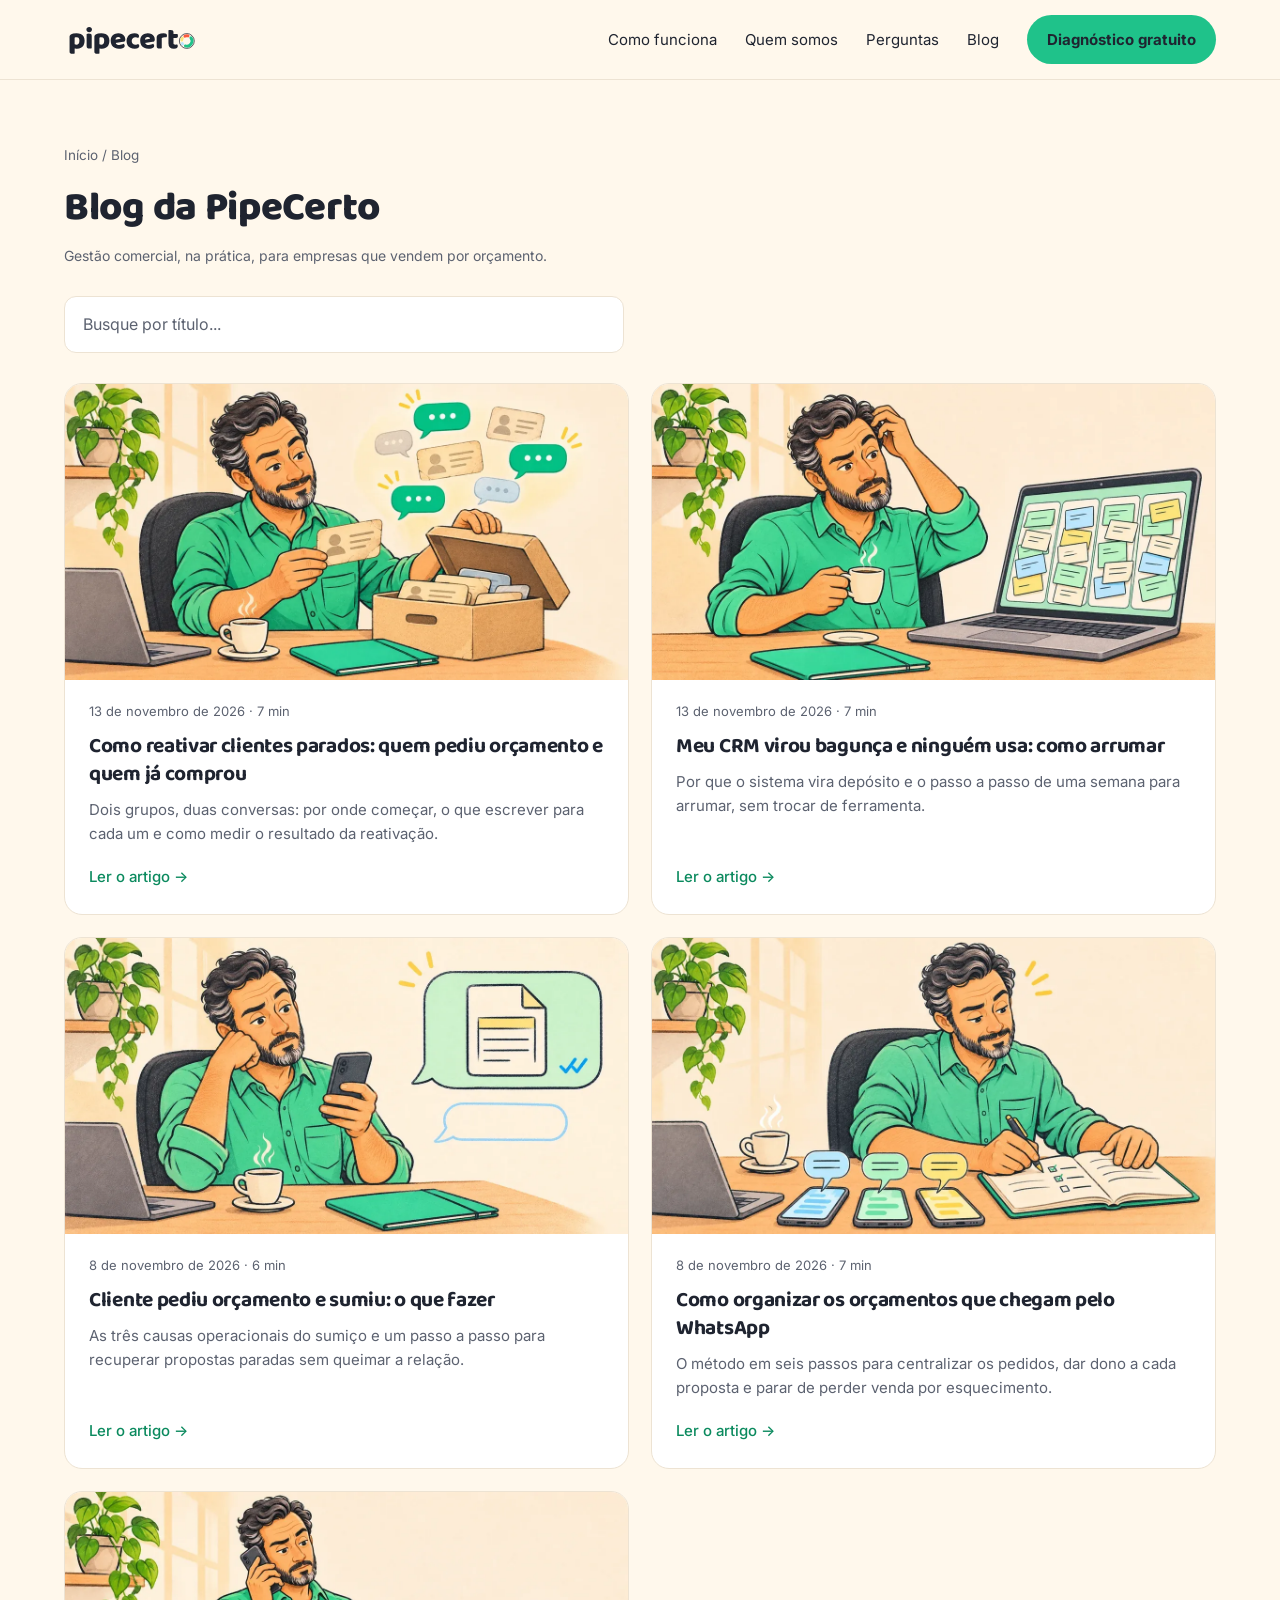
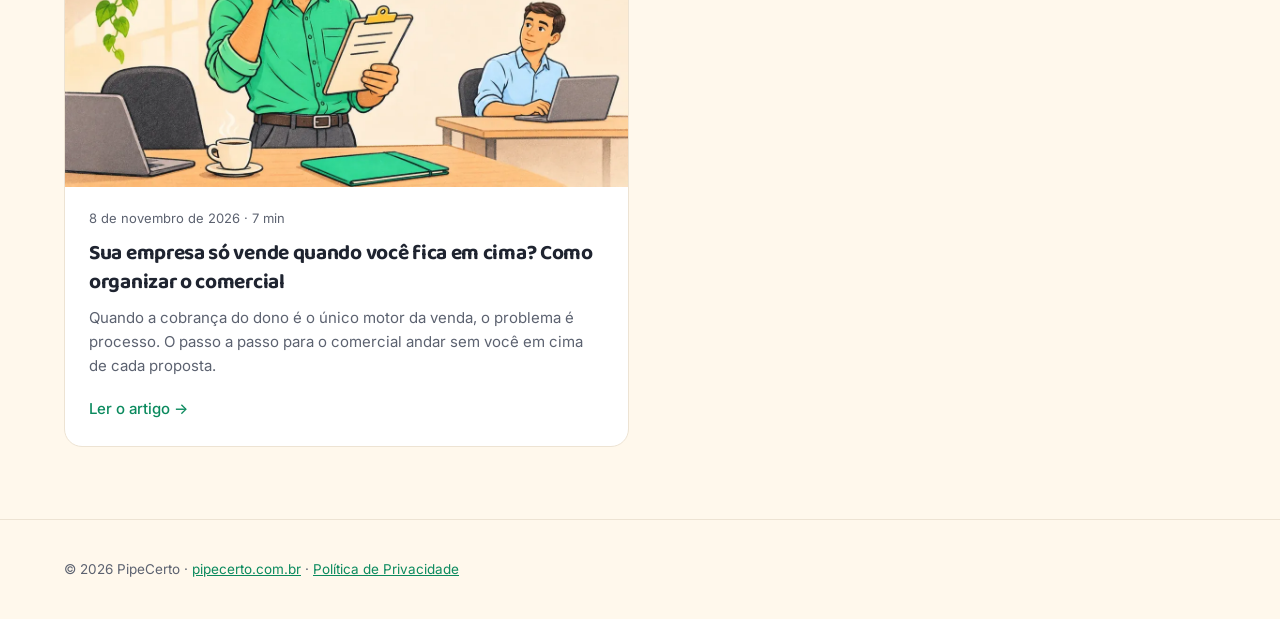
<file: blog/index.html>
<!doctype html>
<html lang="pt-BR">
<head>
<meta charset="utf-8">
<meta name="viewport" content="width=device-width, initial-scale=1.0">
<title>Blog | PipeCerto</title>
<meta name="description" content="Conteúdo prático sobre gestão comercial para empresas que vendem por orçamento: orçamentos, acompanhamento de propostas, CRM e rotina de vendas.">
<link rel="canonical" href="https://pipecerto.com.br/blog/">
<meta property="og:image" content="https://pipecerto.com.br/pipecerto-cada-cliente-atendido-do-jeito-certo.jpg?v=3">
<meta property="og:image:width" content="1200">
<meta property="og:image:height" content="630">
<meta property="og:image:alt" content="PipeCerto: cada cliente atendido do jeito certo. Para empresas que vendem por orçamento.">
<meta name="twitter:card" content="summary_large_image">
<link rel="preconnect" href="https://fonts.googleapis.com">
<link rel="preconnect" href="https://fonts.gstatic.com" crossorigin>
<link href="https://fonts.googleapis.com/css2?family=Baloo+2:wght@600;700;800&family=Inter:wght@400;500;600;700&display=swap" rel="stylesheet">
<link rel="icon" type="image/svg+xml" href="https://pipecerto.com.br/favicon.svg?v=3">
<link rel="icon" type="image/png" sizes="96x96" href="https://pipecerto.com.br/favicon.png?v=3">
<link rel="shortcut icon" href="https://pipecerto.com.br/favicon.ico?v=3">
<link rel="stylesheet" href="_base.css?v=10">
<style>
.container{max-width:1200px;box-sizing:border-box}
.busca{width:100%;max-width:560px;display:block;margin:6px 0 30px;padding:14px 18px;font:inherit;font-size:16px;color:var(--texto);background:#fff;border:1px solid var(--linha);border-radius:12px;outline:none;transition:border-color .15s}
.busca:focus{border-color:#1FC28A}
.busca::placeholder{color:var(--suave)}
.grid{display:grid;grid-template-columns:repeat(2,1fr);gap:22px}
@media (max-width:700px){.grid{grid-template-columns:1fr}}
.post{display:flex;flex-direction:column;border:1px solid var(--linha);border-radius:18px;padding:0 0 24px;overflow:hidden;text-decoration:none;background:#fff;transition:border-color .15s,box-shadow .15s,transform .15s}
.post:hover{border-color:#1FC28A;box-shadow:0 8px 24px rgba(31,36,48,.08);transform:translateY(-2px)}
.post .thumb{display:block;width:100%;height:auto;aspect-ratio:1200/630;object-fit:cover;background:#E4F7EF;margin-bottom:20px}
.post .thumb.vazio{display:flex;align-items:center;justify-content:center}
.post .pm,.post h2,.post p,.post .ler{padding-left:24px;padding-right:24px}
.post .pm{font-size:13px;color:var(--suave);margin-bottom:10px}
.post h2{font-size:21px;font-weight:700;letter-spacing:-.3px;line-height:1.35;color:var(--texto);margin:0 0 10px}
.post p{color:var(--suave);font-size:15px;line-height:1.6;margin:0 0 18px}
.post .ler{margin-top:auto;font-size:15px;font-weight:500;color:var(--verde-escuro)}
.semres{display:none;color:var(--suave);font-size:16px;padding:12px 2px}
</style>
</head>
<body>
<header>
  <div class="header-inner">
    <a class="logo" href="https://pipecerto.com.br/" aria-label="PipeCerto"><svg width="135" height="40" viewBox="0 0 135.02 39.50" aria-hidden="true"><path d="M13.09 28.45Q15.25 28.45 16.945 27.549999999999997Q18.64 26.65 19.630000000000003 24.91Q20.62 23.17 20.62 20.62Q20.62 17.950000000000003 19.6 16.255000000000003Q18.58 14.56 16.75 13.765Q14.92 12.97 12.49 12.97Q10.719999999999999 12.97 9.25 13.345Q7.779999999999999 13.72 6.85 14.32Q6.25 14.71 5.905 15.25Q5.5600000000000005 15.790000000000001 5.5600000000000005 16.6V26.35H10.629999999999999V17.41Q10.96 17.23 11.440000000000001 17.095Q11.92 16.96 12.49 16.96Q13.45 16.96 14.094999999999999 17.35Q14.74 17.740000000000002 15.07 18.535Q15.4 19.33 15.4 20.62Q15.4 22.48 14.605 23.455Q13.81 24.43 12.31 24.43Q11.469999999999999 24.43 10.809999999999999 24.1Q10.149999999999999 23.77 9.64 23.38V27.64Q10.36 27.97 11.184999999999999 28.21Q12.01 28.45 13.09 28.45ZM10.66 25.12H5.5600000000000005V31.21Q5.5600000000000005 32.59 6.235 33.1Q6.91 33.61 8.379999999999999 33.61Q9.1 33.61 9.715 33.519999999999996Q10.33 33.43 10.66 33.34ZM22.39 9.370000000000001Q22.39 8.23 23.17 7.450000000000001Q23.95 6.670000000000002 25.18 6.670000000000002Q26.41 6.670000000000002 27.189999999999998 7.450000000000001Q27.97 8.23 27.97 9.370000000000001Q27.97 10.48 27.189999999999998 11.275Q26.41 12.07 25.18 12.07Q23.95 12.07 23.17 11.275Q22.39 10.48 22.39 9.370000000000001ZM22.63 20.08H27.729999999999997V27.97Q27.4 28.06 26.784999999999997 28.15Q26.169999999999998 28.24 25.45 28.24Q23.98 28.24 23.305 27.729999999999997Q22.63 27.22 22.63 25.84ZM27.729999999999997 22.75H22.63V13.63Q22.96 13.540000000000001 23.575 13.450000000000001Q24.189999999999998 13.360000000000001 24.91 13.360000000000001Q26.41 13.360000000000001 27.07 13.855Q27.729999999999997 14.35 27.729999999999997 15.76ZM37.9 28.45Q40.06 28.45 41.754999999999995 27.549999999999997Q43.449999999999996 26.65 44.44 24.91Q45.43 23.17 45.43 20.62Q45.43 17.950000000000003 44.41 16.255000000000003Q43.39 14.56 41.56 13.765Q39.73 12.97 37.3 12.97Q35.53 12.97 34.06 13.345Q32.589999999999996 13.72 31.66 14.32Q31.06 14.71 30.714999999999996 15.25Q30.369999999999997 15.790000000000001 30.369999999999997 16.6V26.35H35.44V17.41Q35.769999999999996 17.23 36.25 17.095Q36.73 16.96 37.3 16.96Q38.26 16.96 38.905 17.35Q39.55 17.740000000000002 39.879999999999995 18.535Q40.21 19.33 40.21 20.62Q40.21 22.48 39.415 23.455Q38.62 24.43 37.12 24.43Q36.28 24.43 35.620000000000005 24.1Q34.96 23.77 34.449999999999996 23.38V27.64Q35.17 27.97 35.995000000000005 28.21Q36.82 28.45 37.9 28.45ZM35.47 25.12H30.369999999999997V31.21Q30.369999999999997 32.59 31.044999999999998 33.1Q31.72 33.61 33.19 33.61Q33.91 33.61 34.525 33.519999999999996Q35.14 33.43 35.47 33.34ZM49.78 22.990000000000002 49.599999999999994 19.630000000000003 56.53 18.490000000000002Q56.47 17.89 55.93 17.29Q55.39 16.69 54.25 16.69Q53.05 16.69 52.254999999999995 17.47Q51.46 18.25 51.4 19.689999999999998L51.58 22.21Q51.879999999999995 23.59 52.94499999999999 24.130000000000003Q54.01 24.67 55.33 24.67Q56.589999999999996 24.67 57.73 24.340000000000003Q58.87 24.01 59.559999999999995 23.62Q60.04 23.92 60.37 24.46Q60.699999999999996 25.0 60.699999999999996 25.6Q60.699999999999996 26.59 59.964999999999996 27.235Q59.23 27.88 57.94 28.18Q56.65 28.48 54.97 28.48Q52.629999999999995 28.48 50.754999999999995 27.595Q48.879999999999995 26.71 47.785 24.94Q46.69 23.17 46.69 20.5Q46.69 18.52 47.334999999999994 17.08Q47.98 15.64 49.06 14.74Q50.14 13.84 51.474999999999994 13.405000000000001Q52.809999999999995 12.97 54.22 12.97Q56.349999999999994 12.97 57.94 13.795000000000002Q59.53 14.620000000000001 60.43 16.045Q61.33 17.47 61.33 19.33Q61.33 20.35 60.76 20.89Q60.19 21.43 59.17 21.58ZM71.41 16.990000000000002Q69.91 16.990000000000002 68.815 17.950000000000003Q67.72 18.91 67.72 20.77Q67.72 22.63 68.77 23.53Q69.82 24.43 71.38 24.43Q72.28 24.43 72.985 24.205Q73.69 23.98 74.16999999999999 23.740000000000002Q74.74 24.16 75.025 24.64Q75.31 25.12 75.31 25.81Q75.31 27.01 74.125 27.73Q72.94 28.45 70.75 28.45Q68.25999999999999 28.45 66.41499999999999 27.58Q64.57 26.71 63.565 24.985Q62.559999999999995 23.259999999999998 62.559999999999995 20.77Q62.559999999999995 18.130000000000003 63.67 16.405Q64.78 14.68 66.61 13.825Q68.44 12.97 70.6 12.97Q72.72999999999999 12.97 73.91499999999999 13.75Q75.1 14.530000000000001 75.1 15.76Q75.1 16.33 74.83 16.825Q74.56 17.32 74.19999999999999 17.68Q73.69 17.44 72.97 17.215000000000003Q72.25 16.990000000000002 71.41 16.990000000000002ZM79.27 22.990000000000002 79.09 19.630000000000003 86.02 18.490000000000002Q85.96 17.89 85.41999999999999 17.29Q84.88 16.69 83.74 16.69Q82.54 16.69 81.745 17.47Q80.95 18.25 80.89 19.689999999999998L81.07 22.21Q81.37 23.59 82.435 24.130000000000003Q83.5 24.67 84.82 24.67Q86.08 24.67 87.22 24.340000000000003Q88.36 24.01 89.05 23.62Q89.53 23.92 89.86 24.46Q90.19 25.0 90.19 25.6Q90.19 26.59 89.455 27.235Q88.72 27.88 87.43 28.18Q86.14 28.48 84.46 28.48Q82.12 28.48 80.245 27.595Q78.37 26.71 77.275 24.94Q76.18 23.17 76.18 20.5Q76.18 18.52 76.825 17.08Q77.47 15.64 78.55 14.74Q79.63 13.84 80.965 13.405000000000001Q82.3 12.97 83.71 12.97Q85.84 12.97 87.43 13.795000000000002Q89.02 14.620000000000001 89.91999999999999 16.045Q90.82 17.47 90.82 19.33Q90.82 20.35 90.25 20.89Q89.68 21.43 88.66 21.58ZM97.77999999999999 17.71V21.13H92.67999999999999V16.93Q92.67999999999999 16.060000000000002 93.14499999999998 15.415000000000003Q93.60999999999999 14.770000000000001 94.35999999999999 14.290000000000001Q95.41 13.66 96.82 13.33Q98.22999999999999 13.0 99.72999999999999 13.0Q102.99999999999999 13.0 102.99999999999999 15.31Q102.99999999999999 15.85 102.85 16.315Q102.69999999999999 16.78 102.49 17.11Q102.19 17.05 101.77 17.020000000000003Q101.35 16.990000000000002 100.83999999999999 16.990000000000002Q100.08999999999999 16.990000000000002 99.25 17.17Q98.41 17.35 97.77999999999999 17.71ZM92.67999999999999 20.08H97.77999999999999V27.97Q97.44999999999999 28.06 96.83499999999998 28.15Q96.21999999999998 28.24 95.49999999999999 28.24Q94.02999999999999 28.24 93.35499999999999 27.729999999999997Q92.67999999999999 27.22 92.67999999999999 25.84ZM104.47 20.08H109.50999999999999V22.990000000000002Q109.50999999999999 23.740000000000002 110.005 24.085Q110.5 24.43 111.39999999999999 24.43Q111.85 24.43 112.32999999999998 24.355Q112.80999999999999 24.28 113.16999999999999 24.16Q113.44 24.46 113.63499999999999 24.880000000000003Q113.83 25.3 113.83 25.87Q113.83 26.98 112.975 27.715Q112.11999999999999 28.45 109.96 28.45Q107.32 28.45 105.895 27.25Q104.47 26.05 104.47 23.35ZM107.77 17.65V13.75H113.44Q113.61999999999999 14.05 113.785 14.56Q113.94999999999999 15.07 113.94999999999999 15.67Q113.94999999999999 16.72 113.48499999999999 17.185Q113.02 17.65 112.24 17.65ZM109.50999999999999 20.8H104.47V10.030000000000001Q104.8 9.940000000000001 105.41499999999999 9.835Q106.03 9.73 106.72 9.73Q108.19 9.73 108.85 10.24Q109.50999999999999 10.75 109.50999999999999 12.13Z" fill="#1F2430"></path><circle cx="122.83" cy="20.73" r="7.44" fill="none" stroke="#1F2430" stroke-width="0.72"/><path d="M118.66 23.78 A5.17 5.17 0 0 1 118.25 23.14" fill="none" stroke="#BCE5FF" stroke-width="2.85" stroke-linecap="round"/><path d="M117.73 19.85 A5.17 5.17 0 0 1 118.38 18.08" fill="none" stroke="#F9E779" stroke-width="2.85" stroke-linecap="round"/><path d="M120.91 15.92 A5.17 5.17 0 0 1 124.07 15.70" fill="none" stroke="#FB5A3C" stroke-width="2.85" stroke-linecap="round"/><path d="M126.88 17.50 A5.17 5.17 0 0 1 121.38 25.69" fill="none" stroke="#1FC28A" stroke-width="2.85" stroke-linecap="round"/></svg></a>
    <nav class="bnav">
      <a class="blink" href="https://pipecerto.com.br/#como-funciona">Como funciona</a>
      <a class="blink" href="https://pipecerto.com.br/#quem-somos">Quem somos</a>
      <a class="blink" href="https://pipecerto.com.br/#perguntas">Perguntas</a>
      <a class="blink" href="https://pipecerto.com.br/blog/">Blog</a>
      <a class="btn" href="https://diagnostico.pipecerto.com.br">Diagnóstico gratuito</a>
      <details class="mnav">
        <summary aria-label="Abrir o menu"><svg width="22" height="22" viewBox="0 0 22 22" aria-hidden="true"><path d="M3 6h16M3 11h16M3 16h16" fill="none" stroke="#1F2430" stroke-width="2.4" stroke-linecap="round"/></svg></summary>
        <div class="mnav-painel">
          <a href="https://pipecerto.com.br/">Início</a>
          <a href="https://pipecerto.com.br/#como-funciona">Como funciona</a>
          <a href="https://pipecerto.com.br/#quem-somos">Quem somos</a>
          <a href="https://pipecerto.com.br/#perguntas">Perguntas</a>
          <a href="https://pipecerto.com.br/blog/">Blog</a>
          <a class="mnav-cta" href="https://diagnostico.pipecerto.com.br">Diagnóstico gratuito</a>
        </div>
      </details>
    </nav>
  </div>
</header>
<main>
<div class="container">
  <p class="crumb"><a href="https://pipecerto.com.br/">Início</a> / Blog</p>
  <h1>Blog da PipeCerto</h1>
  <p class="meta">Gestão comercial, na prática, para empresas que vendem por orçamento.</p>

  <input class="busca" id="busca" type="search" placeholder="Busque por título..." aria-label="Buscar artigo por título">
  <p class="semres" id="semres">Nenhum artigo encontrado com esse termo.</p>

  <div class="grid">
    <a class="post" href="reativar-clientes-parados/">
      <img class="thumb" src="reativar-clientes-parados/reativar-clientes-parados.webp" width="1200" height="630" alt="Ilustração de um dono de empresa tirando fichas de clientes antigos de uma caixa de arquivo, enquanto algumas conversas voltam a acender em verde." loading="lazy">
      <span class="pm">13 de novembro de 2026 · 7 min</span>
      <h2>Como reativar clientes parados: quem pediu orçamento e quem já comprou</h2>
      <p>Dois grupos, duas conversas: por onde começar, o que escrever para cada um e como medir o resultado da reativação.</p>
      <span class="ler">Ler o artigo →</span>
    </a>

    <a class="post" href="crm-baguncado-ninguem-usa/">
      <img class="thumb" src="crm-baguncado-ninguem-usa/crm-baguncado-ninguem-usa.webp" width="1200" height="630" alt="Ilustração de um dono de empresa coçando a cabeça diante do notebook, com a tela do CRM cheia de cartões tortos e desalinhados." loading="lazy">
      <span class="pm">13 de novembro de 2026 · 7 min</span>
      <h2>Meu CRM virou bagunça e ninguém usa: como arrumar</h2>
      <p>Por que o sistema vira depósito e o passo a passo de uma semana para arrumar, sem trocar de ferramenta.</p>
      <span class="ler">Ler o artigo →</span>
    </a>

    <a class="post" href="cliente-sumiu-depois-do-orcamento/">
      <img class="thumb" src="cliente-sumiu-depois-do-orcamento/cliente-pediu-orcamento-e-sumiu.webp" width="1200" height="630" alt="Dono de empresa olhando intrigado para o celular, com o orçamento lido e sem resposta" loading="lazy">
      <span class="pm">8 de novembro de 2026 · 6 min</span>
      <h2>Cliente pediu orçamento e sumiu: o que fazer</h2>
      <p>As três causas operacionais do sumiço e um passo a passo para recuperar propostas paradas sem queimar a relação.</p>
      <span class="ler">Ler o artigo →</span>
    </a>

    <a class="post" href="organizar-orcamentos-whatsapp-empresa/">
      <img class="thumb" src="organizar-orcamentos-whatsapp-empresa/organizar-orcamentos-whatsapp.webp" width="1200" height="630" alt="Dono de empresa anotando em um caderno os pedidos que chegam em três celulares" loading="lazy">
      <span class="pm">8 de novembro de 2026 · 7 min</span>
      <h2>Como organizar os orçamentos que chegam pelo WhatsApp</h2>
      <p>O método em seis passos para centralizar os pedidos, dar dono a cada proposta e parar de perder venda por esquecimento.</p>
      <span class="ler">Ler o artigo →</span>
    </a>

    <a class="post" href="comercial-que-depende-do-dono/">
      <img class="thumb" src="comercial-que-depende-do-dono/comercial-depende-do-dono.webp" width="1200" height="630" alt="Ilustração de um dono de empresa de pé, ao telefone e com uma prancheta na mão, enquanto um vendedor ao fundo espera a orientação dele." loading="lazy">
      <span class="pm">8 de novembro de 2026 · 7 min</span>
      <h2>Sua empresa só vende quando você fica em cima? Como organizar o comercial</h2>
      <p>Quando a cobrança do dono é o único motor da venda, o problema é processo. O passo a passo para o comercial andar sem você em cima de cada proposta.</p>
      <span class="ler">Ler o artigo →</span>
    </a>
  </div>
</div>
</main>
<footer>
  <div class="container"><p>© 2026 PipeCerto · <a href="https://pipecerto.com.br/">pipecerto.com.br</a> · <a href="https://pipecerto.com.br/privacidade/">Política de Privacidade</a></p></div>
</footer>
<script>
(function(){
  var campo = document.getElementById('busca');
  var aviso = document.getElementById('semres');
  function normaliza(t){
    return t.toLowerCase().normalize('NFD').replace(/[̀-ͯ]/g, '');
  }
  campo.addEventListener('input', function(){
    var palavras = normaliza(campo.value.trim()).split(/\s+/).filter(Boolean);
    var visiveis = 0;
    document.querySelectorAll('.post').forEach(function(card){
      var texto = normaliza(card.textContent);
      var ok = palavras.every(function(p){ return texto.indexOf(p) !== -1; });
      card.style.display = ok ? '' : 'none';
      if (ok) visiveis++;
    });
    aviso.style.display = visiveis ? 'none' : 'block';
  });
})();
</script>
<script>(function(){var m=document.querySelector(".mnav");if(!m)return;m.addEventListener("click",function(e){if(e.target.closest("a"))m.removeAttribute("open")});document.addEventListener("click",function(e){if(m.open&&!m.contains(e.target))m.removeAttribute("open")})})();</script>
</body>
</html>
</file>
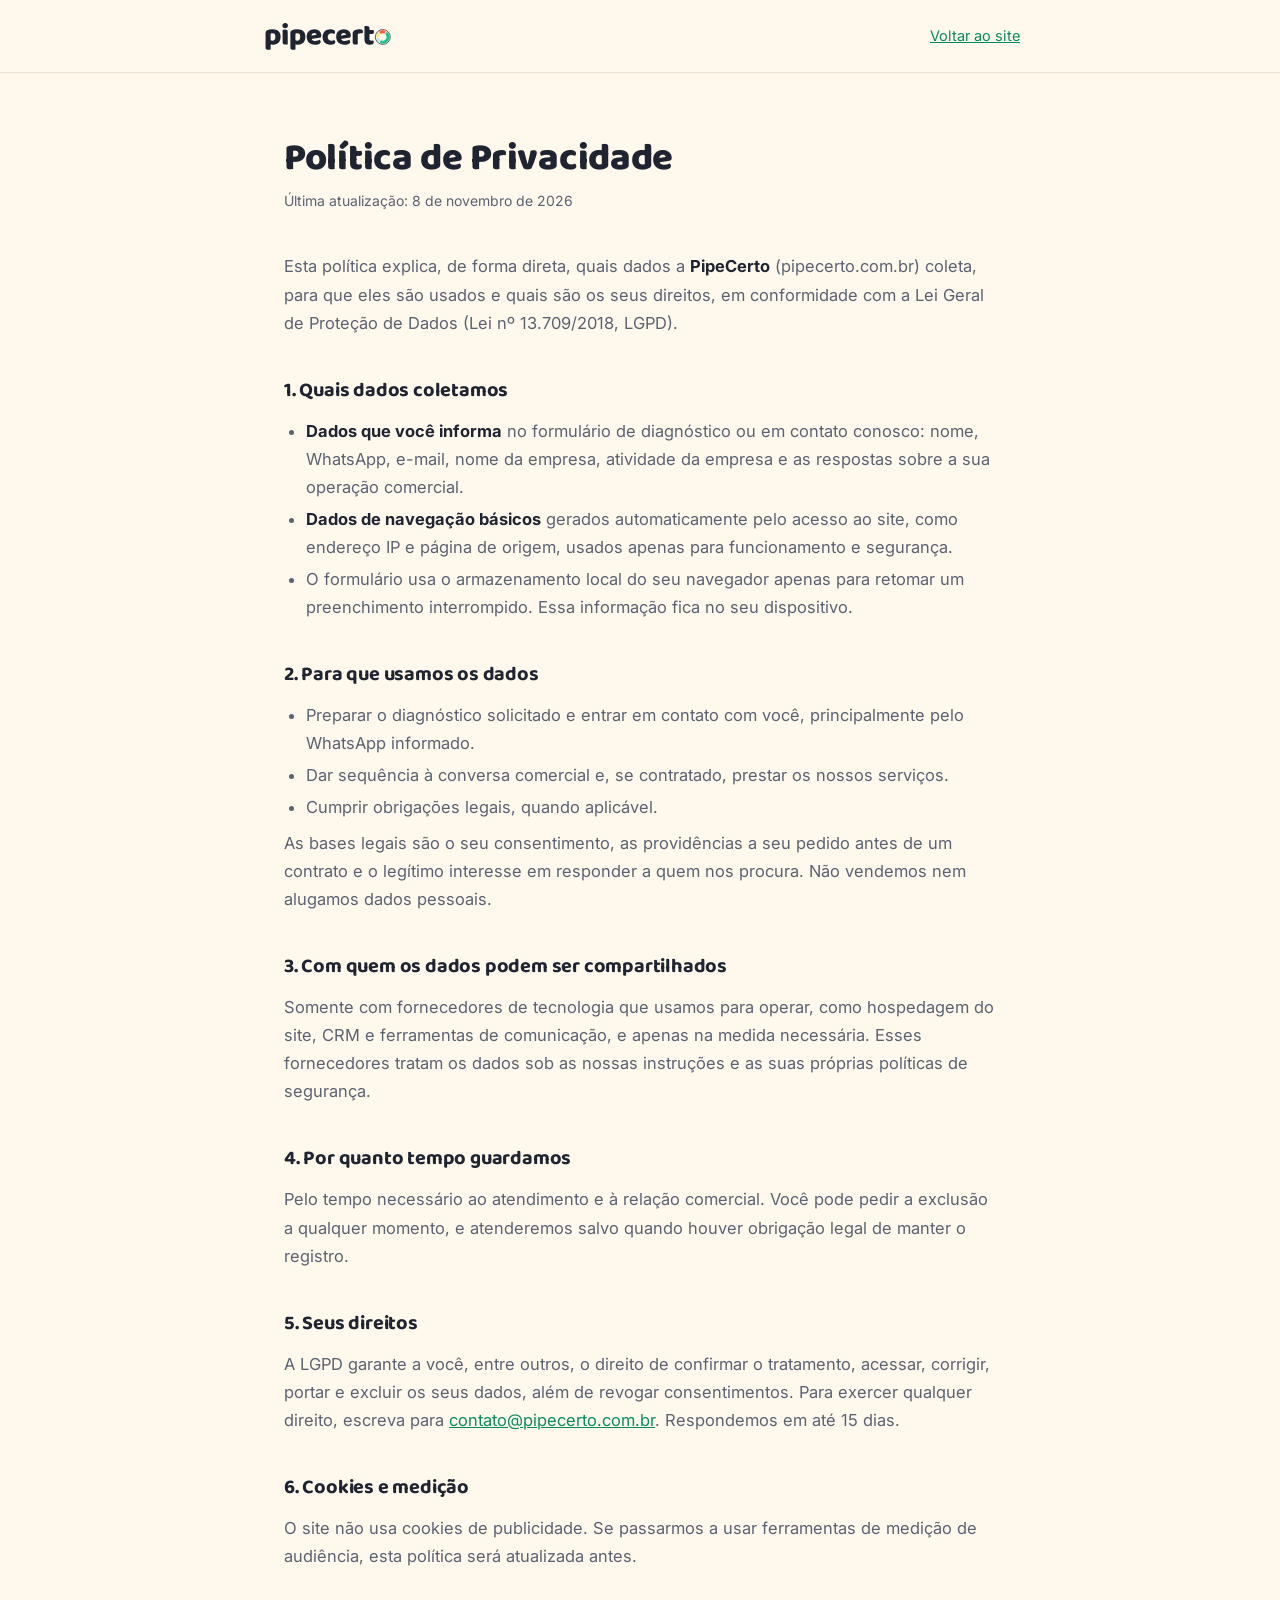
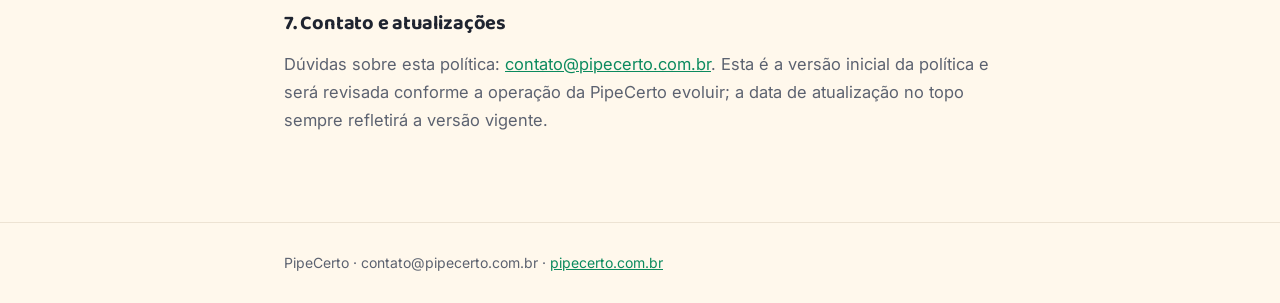
<file: privacidade/index.html>
<!doctype html>
<html lang="pt-BR">
<head>
<meta charset="utf-8">
<meta name="viewport" content="width=device-width, initial-scale=1.0">
<title>Política de Privacidade | PipeCerto</title>
<meta name="description" content="Política de privacidade da PipeCerto: quais dados coletamos, para que usamos e como você pode exercer seus direitos.">
<link rel="canonical" href="https://pipecerto.com.br/privacidade/">
<meta property="og:image" content="https://pipecerto.com.br/pipecerto-cada-cliente-atendido-do-jeito-certo.jpg?v=3">
<meta property="og:image:width" content="1200">
<meta property="og:image:height" content="630">
<meta property="og:image:alt" content="PipeCerto: cada cliente atendido do jeito certo. Para empresas que vendem por orçamento.">
<meta name="twitter:card" content="summary_large_image">
<meta name="robots" content="noindex, follow">
<link rel="preconnect" href="https://fonts.googleapis.com">
<link rel="preconnect" href="https://fonts.gstatic.com" crossorigin>
<link href="https://fonts.googleapis.com/css2?family=Baloo+2:wght@600;700;800&family=Inter:wght@400;500;600;700&display=swap" rel="stylesheet">
<link rel="icon" type="image/svg+xml" href="https://pipecerto.com.br/favicon.svg?v=3">
<link rel="icon" type="image/png" sizes="96x96" href="https://pipecerto.com.br/favicon.png?v=3">
<link rel="shortcut icon" href="https://pipecerto.com.br/favicon.ico?v=3">
<style>
:root{--carvao:#1F2430;--verde:#0B8A5E;--verde-escuro:#0B8A5E;--texto:#1F2430;--suave:#5C6270;--linha:#EDE3D3}
*{box-sizing:border-box;margin:0;padding:0}
body{font-family:'Inter',system-ui,sans-serif;background:#FFF8EC;color:var(--texto);line-height:1.7;font-size:16.5px}
h1,h2,h3,.logo span,.btn{font-family:'Baloo 2','Inter',system-ui,sans-serif}
a{color:var(--verde)}
.container{max-width:760px;margin:0 auto;padding:0 24px}
header{border-bottom:1px solid var(--linha)}
.header-inner{display:flex;align-items:center;justify-content:space-between;gap:16px;padding:16px 0}
.logo{display:inline-flex;align-items:center;text-decoration:none}
main{padding:64px 0 88px}
h1{font-size:clamp(28px,4vw,38px);font-weight:800;letter-spacing:-.3px;line-height:1.15;margin-bottom:8px}
.atualizada{font-size:14px;color:var(--suave);margin-bottom:40px}
h2{font-size:20px;font-weight:700;letter-spacing:-.2px;margin:36px 0 10px}
p,li{color:var(--suave)}
ul{padding-left:22px;margin:8px 0}
li{margin:4px 0}
strong{color:var(--texto)}
footer{border-top:1px solid var(--linha);padding:28px 0}
footer p{font-size:14px;color:var(--suave)}
</style>
</head>
<body>
<header>
  <div class="container header-inner">
    <a class="logo" href="https://pipecerto.com.br/" aria-label="PipeCerto"><svg width="135" height="40" viewBox="0 0 135.02 39.50" aria-hidden="true"><path d="M13.09 28.45Q15.25 28.45 16.945 27.549999999999997Q18.64 26.65 19.630000000000003 24.91Q20.62 23.17 20.62 20.62Q20.62 17.950000000000003 19.6 16.255000000000003Q18.58 14.56 16.75 13.765Q14.92 12.97 12.49 12.97Q10.719999999999999 12.97 9.25 13.345Q7.779999999999999 13.72 6.85 14.32Q6.25 14.71 5.905 15.25Q5.5600000000000005 15.790000000000001 5.5600000000000005 16.6V26.35H10.629999999999999V17.41Q10.96 17.23 11.440000000000001 17.095Q11.92 16.96 12.49 16.96Q13.45 16.96 14.094999999999999 17.35Q14.74 17.740000000000002 15.07 18.535Q15.4 19.33 15.4 20.62Q15.4 22.48 14.605 23.455Q13.81 24.43 12.31 24.43Q11.469999999999999 24.43 10.809999999999999 24.1Q10.149999999999999 23.77 9.64 23.38V27.64Q10.36 27.97 11.184999999999999 28.21Q12.01 28.45 13.09 28.45ZM10.66 25.12H5.5600000000000005V31.21Q5.5600000000000005 32.59 6.235 33.1Q6.91 33.61 8.379999999999999 33.61Q9.1 33.61 9.715 33.519999999999996Q10.33 33.43 10.66 33.34ZM22.39 9.370000000000001Q22.39 8.23 23.17 7.450000000000001Q23.95 6.670000000000002 25.18 6.670000000000002Q26.41 6.670000000000002 27.189999999999998 7.450000000000001Q27.97 8.23 27.97 9.370000000000001Q27.97 10.48 27.189999999999998 11.275Q26.41 12.07 25.18 12.07Q23.95 12.07 23.17 11.275Q22.39 10.48 22.39 9.370000000000001ZM22.63 20.08H27.729999999999997V27.97Q27.4 28.06 26.784999999999997 28.15Q26.169999999999998 28.24 25.45 28.24Q23.98 28.24 23.305 27.729999999999997Q22.63 27.22 22.63 25.84ZM27.729999999999997 22.75H22.63V13.63Q22.96 13.540000000000001 23.575 13.450000000000001Q24.189999999999998 13.360000000000001 24.91 13.360000000000001Q26.41 13.360000000000001 27.07 13.855Q27.729999999999997 14.35 27.729999999999997 15.76ZM37.9 28.45Q40.06 28.45 41.754999999999995 27.549999999999997Q43.449999999999996 26.65 44.44 24.91Q45.43 23.17 45.43 20.62Q45.43 17.950000000000003 44.41 16.255000000000003Q43.39 14.56 41.56 13.765Q39.73 12.97 37.3 12.97Q35.53 12.97 34.06 13.345Q32.589999999999996 13.72 31.66 14.32Q31.06 14.71 30.714999999999996 15.25Q30.369999999999997 15.790000000000001 30.369999999999997 16.6V26.35H35.44V17.41Q35.769999999999996 17.23 36.25 17.095Q36.73 16.96 37.3 16.96Q38.26 16.96 38.905 17.35Q39.55 17.740000000000002 39.879999999999995 18.535Q40.21 19.33 40.21 20.62Q40.21 22.48 39.415 23.455Q38.62 24.43 37.12 24.43Q36.28 24.43 35.620000000000005 24.1Q34.96 23.77 34.449999999999996 23.38V27.64Q35.17 27.97 35.995000000000005 28.21Q36.82 28.45 37.9 28.45ZM35.47 25.12H30.369999999999997V31.21Q30.369999999999997 32.59 31.044999999999998 33.1Q31.72 33.61 33.19 33.61Q33.91 33.61 34.525 33.519999999999996Q35.14 33.43 35.47 33.34ZM49.78 22.990000000000002 49.599999999999994 19.630000000000003 56.53 18.490000000000002Q56.47 17.89 55.93 17.29Q55.39 16.69 54.25 16.69Q53.05 16.69 52.254999999999995 17.47Q51.46 18.25 51.4 19.689999999999998L51.58 22.21Q51.879999999999995 23.59 52.94499999999999 24.130000000000003Q54.01 24.67 55.33 24.67Q56.589999999999996 24.67 57.73 24.340000000000003Q58.87 24.01 59.559999999999995 23.62Q60.04 23.92 60.37 24.46Q60.699999999999996 25.0 60.699999999999996 25.6Q60.699999999999996 26.59 59.964999999999996 27.235Q59.23 27.88 57.94 28.18Q56.65 28.48 54.97 28.48Q52.629999999999995 28.48 50.754999999999995 27.595Q48.879999999999995 26.71 47.785 24.94Q46.69 23.17 46.69 20.5Q46.69 18.52 47.334999999999994 17.08Q47.98 15.64 49.06 14.74Q50.14 13.84 51.474999999999994 13.405000000000001Q52.809999999999995 12.97 54.22 12.97Q56.349999999999994 12.97 57.94 13.795000000000002Q59.53 14.620000000000001 60.43 16.045Q61.33 17.47 61.33 19.33Q61.33 20.35 60.76 20.89Q60.19 21.43 59.17 21.58ZM71.41 16.990000000000002Q69.91 16.990000000000002 68.815 17.950000000000003Q67.72 18.91 67.72 20.77Q67.72 22.63 68.77 23.53Q69.82 24.43 71.38 24.43Q72.28 24.43 72.985 24.205Q73.69 23.98 74.16999999999999 23.740000000000002Q74.74 24.16 75.025 24.64Q75.31 25.12 75.31 25.81Q75.31 27.01 74.125 27.73Q72.94 28.45 70.75 28.45Q68.25999999999999 28.45 66.41499999999999 27.58Q64.57 26.71 63.565 24.985Q62.559999999999995 23.259999999999998 62.559999999999995 20.77Q62.559999999999995 18.130000000000003 63.67 16.405Q64.78 14.68 66.61 13.825Q68.44 12.97 70.6 12.97Q72.72999999999999 12.97 73.91499999999999 13.75Q75.1 14.530000000000001 75.1 15.76Q75.1 16.33 74.83 16.825Q74.56 17.32 74.19999999999999 17.68Q73.69 17.44 72.97 17.215000000000003Q72.25 16.990000000000002 71.41 16.990000000000002ZM79.27 22.990000000000002 79.09 19.630000000000003 86.02 18.490000000000002Q85.96 17.89 85.41999999999999 17.29Q84.88 16.69 83.74 16.69Q82.54 16.69 81.745 17.47Q80.95 18.25 80.89 19.689999999999998L81.07 22.21Q81.37 23.59 82.435 24.130000000000003Q83.5 24.67 84.82 24.67Q86.08 24.67 87.22 24.340000000000003Q88.36 24.01 89.05 23.62Q89.53 23.92 89.86 24.46Q90.19 25.0 90.19 25.6Q90.19 26.59 89.455 27.235Q88.72 27.88 87.43 28.18Q86.14 28.48 84.46 28.48Q82.12 28.48 80.245 27.595Q78.37 26.71 77.275 24.94Q76.18 23.17 76.18 20.5Q76.18 18.52 76.825 17.08Q77.47 15.64 78.55 14.74Q79.63 13.84 80.965 13.405000000000001Q82.3 12.97 83.71 12.97Q85.84 12.97 87.43 13.795000000000002Q89.02 14.620000000000001 89.91999999999999 16.045Q90.82 17.47 90.82 19.33Q90.82 20.35 90.25 20.89Q89.68 21.43 88.66 21.58ZM97.77999999999999 17.71V21.13H92.67999999999999V16.93Q92.67999999999999 16.060000000000002 93.14499999999998 15.415000000000003Q93.60999999999999 14.770000000000001 94.35999999999999 14.290000000000001Q95.41 13.66 96.82 13.33Q98.22999999999999 13.0 99.72999999999999 13.0Q102.99999999999999 13.0 102.99999999999999 15.31Q102.99999999999999 15.85 102.85 16.315Q102.69999999999999 16.78 102.49 17.11Q102.19 17.05 101.77 17.020000000000003Q101.35 16.990000000000002 100.83999999999999 16.990000000000002Q100.08999999999999 16.990000000000002 99.25 17.17Q98.41 17.35 97.77999999999999 17.71ZM92.67999999999999 20.08H97.77999999999999V27.97Q97.44999999999999 28.06 96.83499999999998 28.15Q96.21999999999998 28.24 95.49999999999999 28.24Q94.02999999999999 28.24 93.35499999999999 27.729999999999997Q92.67999999999999 27.22 92.67999999999999 25.84ZM104.47 20.08H109.50999999999999V22.990000000000002Q109.50999999999999 23.740000000000002 110.005 24.085Q110.5 24.43 111.39999999999999 24.43Q111.85 24.43 112.32999999999998 24.355Q112.80999999999999 24.28 113.16999999999999 24.16Q113.44 24.46 113.63499999999999 24.880000000000003Q113.83 25.3 113.83 25.87Q113.83 26.98 112.975 27.715Q112.11999999999999 28.45 109.96 28.45Q107.32 28.45 105.895 27.25Q104.47 26.05 104.47 23.35ZM107.77 17.65V13.75H113.44Q113.61999999999999 14.05 113.785 14.56Q113.94999999999999 15.07 113.94999999999999 15.67Q113.94999999999999 16.72 113.48499999999999 17.185Q113.02 17.65 112.24 17.65ZM109.50999999999999 20.8H104.47V10.030000000000001Q104.8 9.940000000000001 105.41499999999999 9.835Q106.03 9.73 106.72 9.73Q108.19 9.73 108.85 10.24Q109.50999999999999 10.75 109.50999999999999 12.13Z" fill="#1F2430"></path><circle cx="122.83" cy="20.73" r="7.44" fill="none" stroke="#1F2430" stroke-width="0.72"/><path d="M118.66 23.78 A5.17 5.17 0 0 1 118.25 23.14" fill="none" stroke="#BCE5FF" stroke-width="2.85" stroke-linecap="round"/><path d="M117.73 19.85 A5.17 5.17 0 0 1 118.38 18.08" fill="none" stroke="#F9E779" stroke-width="2.85" stroke-linecap="round"/><path d="M120.91 15.92 A5.17 5.17 0 0 1 124.07 15.70" fill="none" stroke="#FB5A3C" stroke-width="2.85" stroke-linecap="round"/><path d="M126.88 17.50 A5.17 5.17 0 0 1 121.38 25.69" fill="none" stroke="#1FC28A" stroke-width="2.85" stroke-linecap="round"/></svg></a>
    <a href="https://pipecerto.com.br/" style="font-size:14.5px">Voltar ao site</a>
  </div>
</header>
<main>
<div class="container">
  <h1>Política de Privacidade</h1>
  <p class="atualizada">Última atualização: 8 de novembro de 2026</p>

  <p>Esta política explica, de forma direta, quais dados a <strong>PipeCerto</strong> (pipecerto.com.br) coleta, para que eles são usados e quais são os seus direitos, em conformidade com a Lei Geral de Proteção de Dados (Lei nº 13.709/2018, LGPD).</p>

  <h2>1. Quais dados coletamos</h2>
  <ul>
    <li><strong>Dados que você informa</strong> no formulário de diagnóstico ou em contato conosco: nome, WhatsApp, e-mail, nome da empresa, atividade da empresa e as respostas sobre a sua operação comercial.</li>
    <li><strong>Dados de navegação básicos</strong> gerados automaticamente pelo acesso ao site, como endereço IP e página de origem, usados apenas para funcionamento e segurança.</li>
    <li>O formulário usa o armazenamento local do seu navegador apenas para retomar um preenchimento interrompido. Essa informação fica no seu dispositivo.</li>
  </ul>

  <h2>2. Para que usamos os dados</h2>
  <ul>
    <li>Preparar o diagnóstico solicitado e entrar em contato com você, principalmente pelo WhatsApp informado.</li>
    <li>Dar sequência à conversa comercial e, se contratado, prestar os nossos serviços.</li>
    <li>Cumprir obrigações legais, quando aplicável.</li>
  </ul>
  <p>As bases legais são o seu consentimento, as providências a seu pedido antes de um contrato e o legítimo interesse em responder a quem nos procura. Não vendemos nem alugamos dados pessoais.</p>

  <h2>3. Com quem os dados podem ser compartilhados</h2>
  <p>Somente com fornecedores de tecnologia que usamos para operar, como hospedagem do site, CRM e ferramentas de comunicação, e apenas na medida necessária. Esses fornecedores tratam os dados sob as nossas instruções e as suas próprias políticas de segurança.</p>

  <h2>4. Por quanto tempo guardamos</h2>
  <p>Pelo tempo necessário ao atendimento e à relação comercial. Você pode pedir a exclusão a qualquer momento, e atenderemos salvo quando houver obrigação legal de manter o registro.</p>

  <h2>5. Seus direitos</h2>
  <p>A LGPD garante a você, entre outros, o direito de confirmar o tratamento, acessar, corrigir, portar e excluir os seus dados, além de revogar consentimentos. Para exercer qualquer direito, escreva para <a href="mailto:contato@pipecerto.com.br">contato@pipecerto.com.br</a>. Respondemos em até 15 dias.</p>

  <h2>6. Cookies e medição</h2>
  <p>O site não usa cookies de publicidade. Se passarmos a usar ferramentas de medição de audiência, esta política será atualizada antes.</p>

  <h2>7. Contato e atualizações</h2>
  <p>Dúvidas sobre esta política: <a href="mailto:contato@pipecerto.com.br">contato@pipecerto.com.br</a>. Esta é a versão inicial da política e será revisada conforme a operação da PipeCerto evoluir; a data de atualização no topo sempre refletirá a versão vigente.</p>
</div>
</main>
<footer>
  <div class="container"><p>PipeCerto · contato@pipecerto.com.br · <a href="https://pipecerto.com.br/">pipecerto.com.br</a></p></div>
</footer>
</body>
</html>
</file>
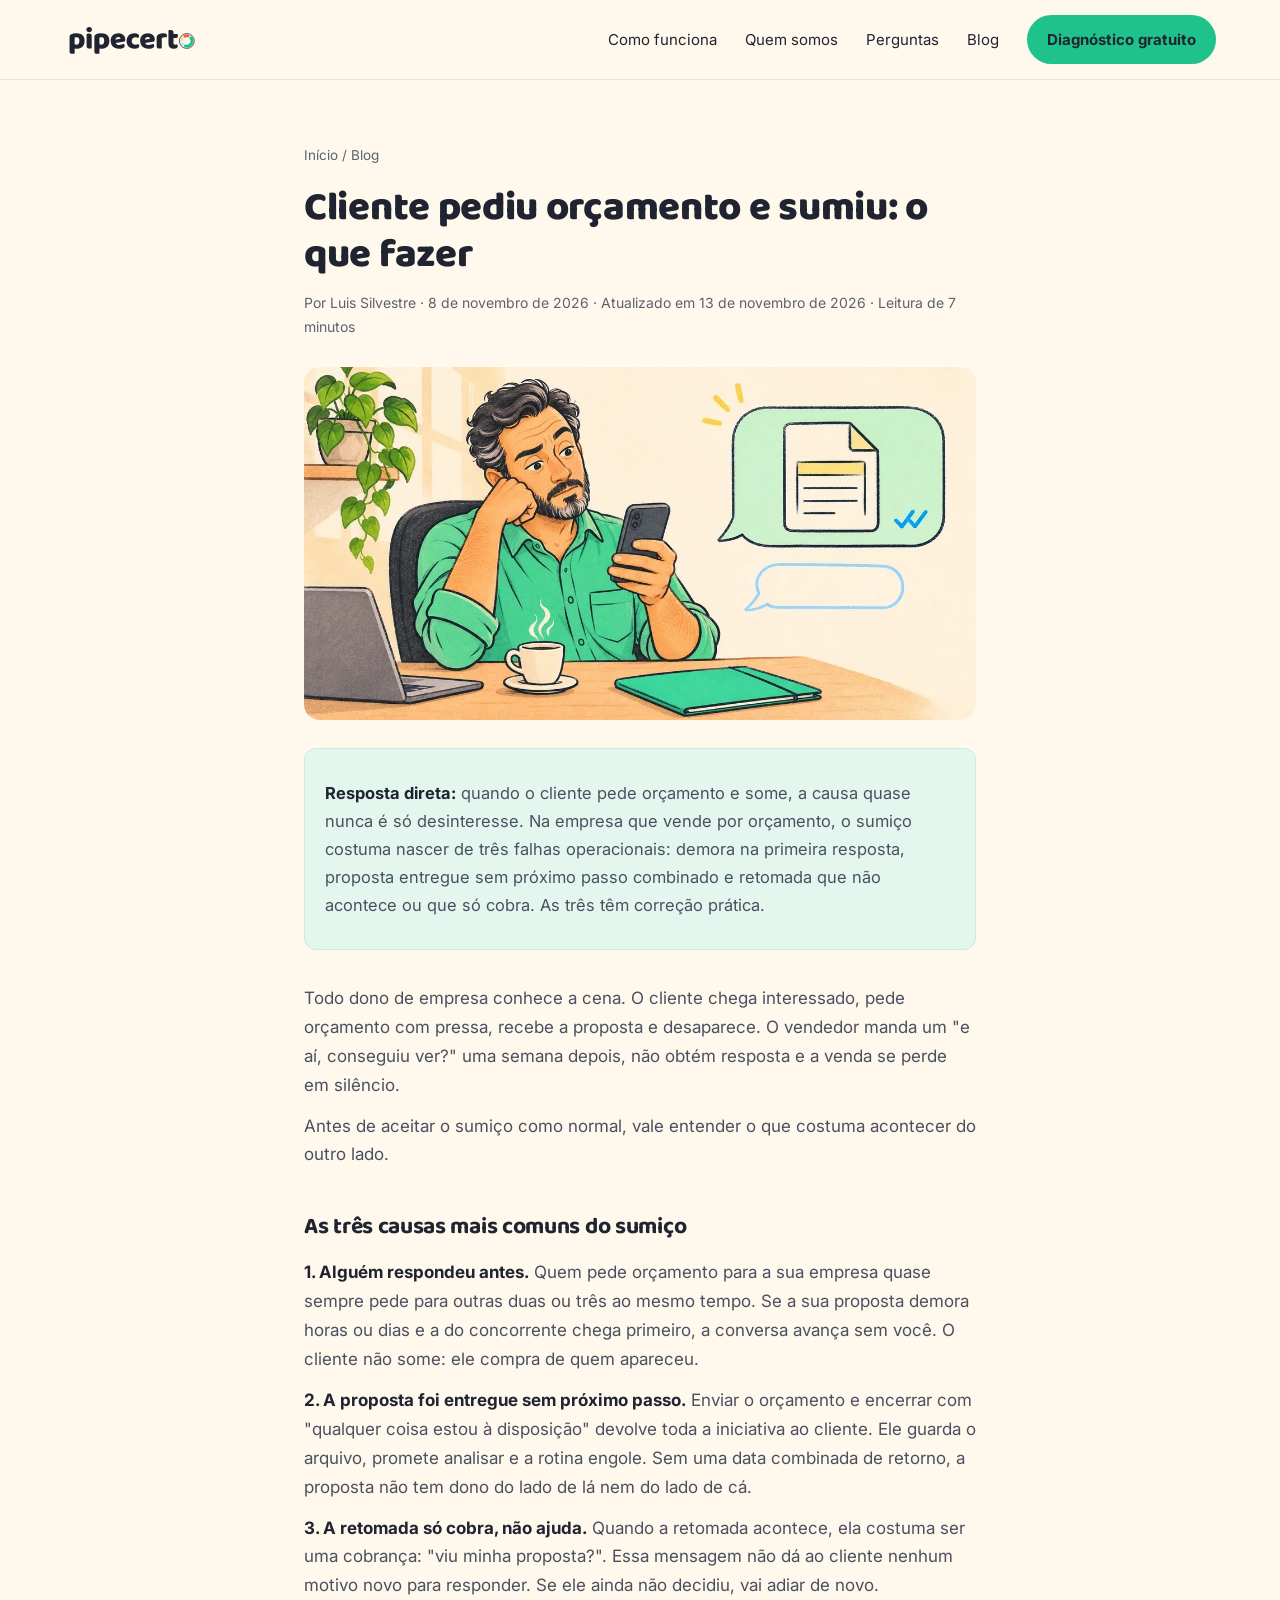
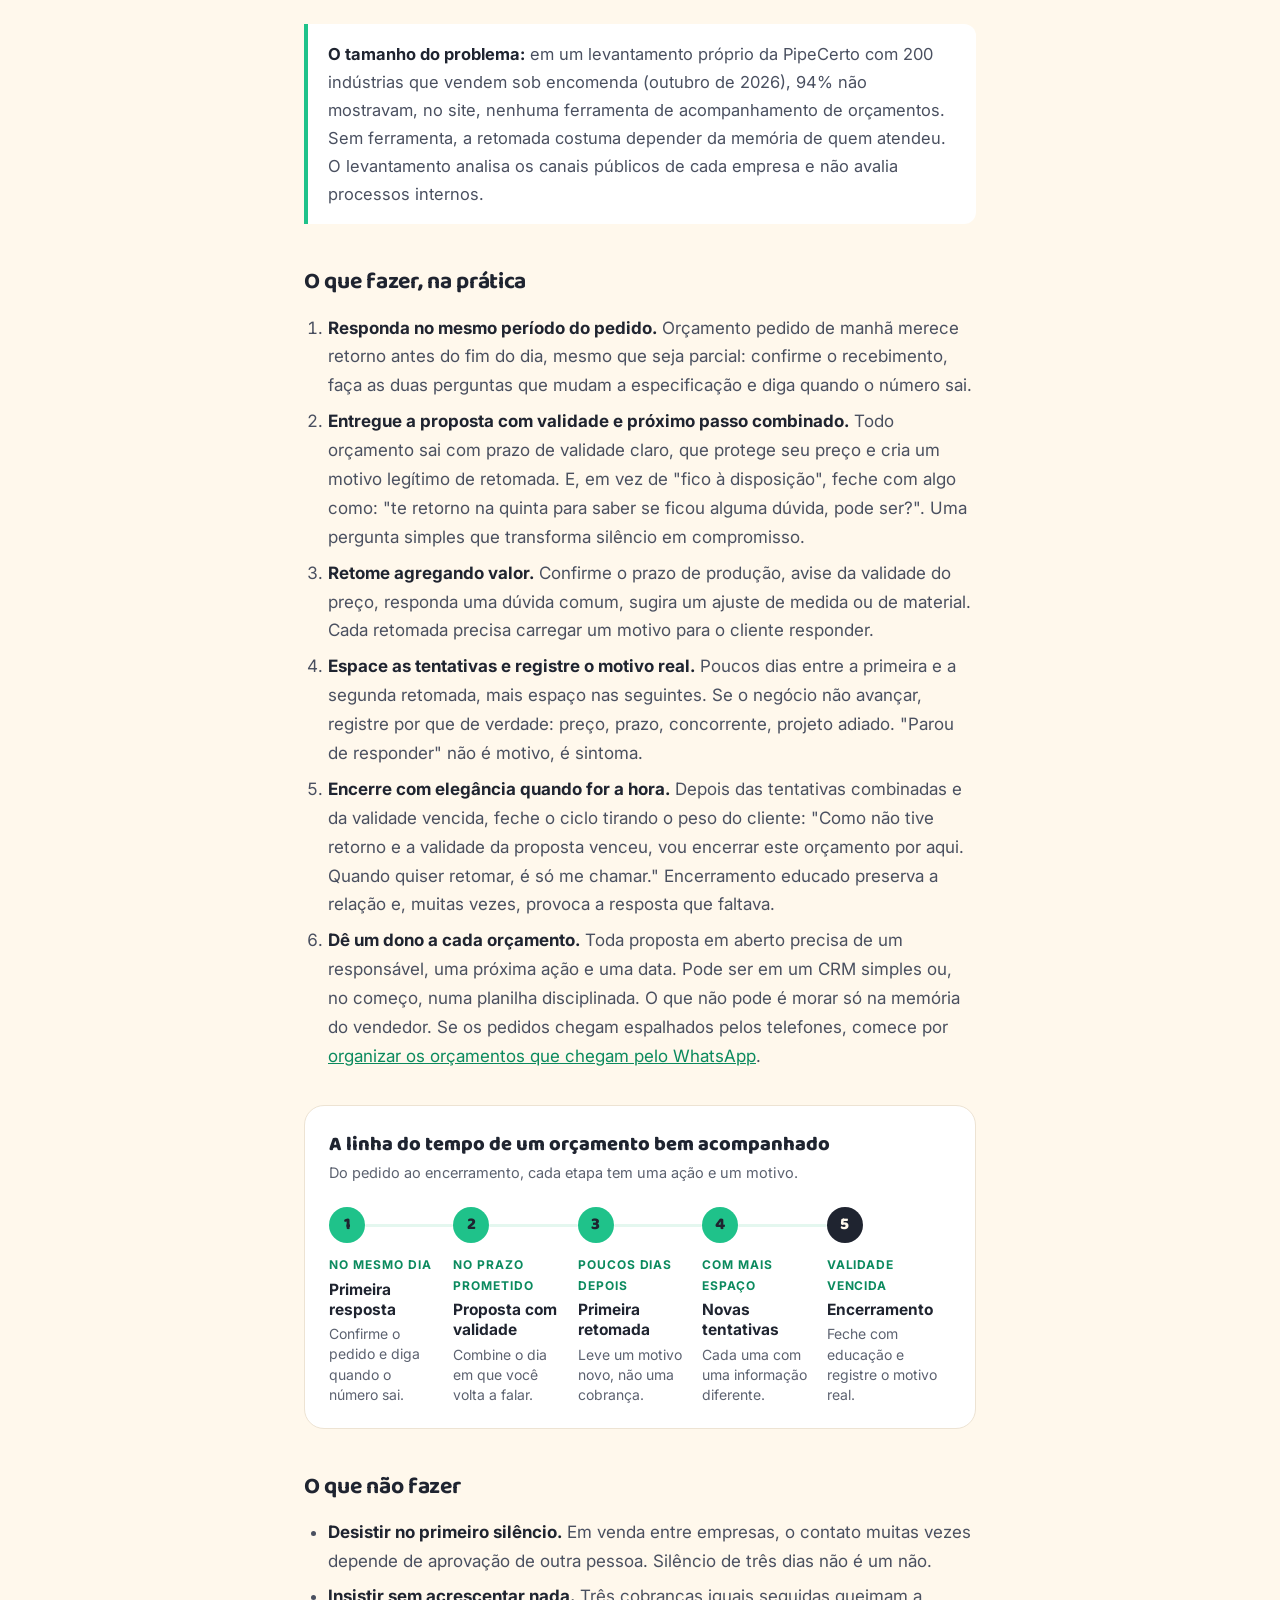
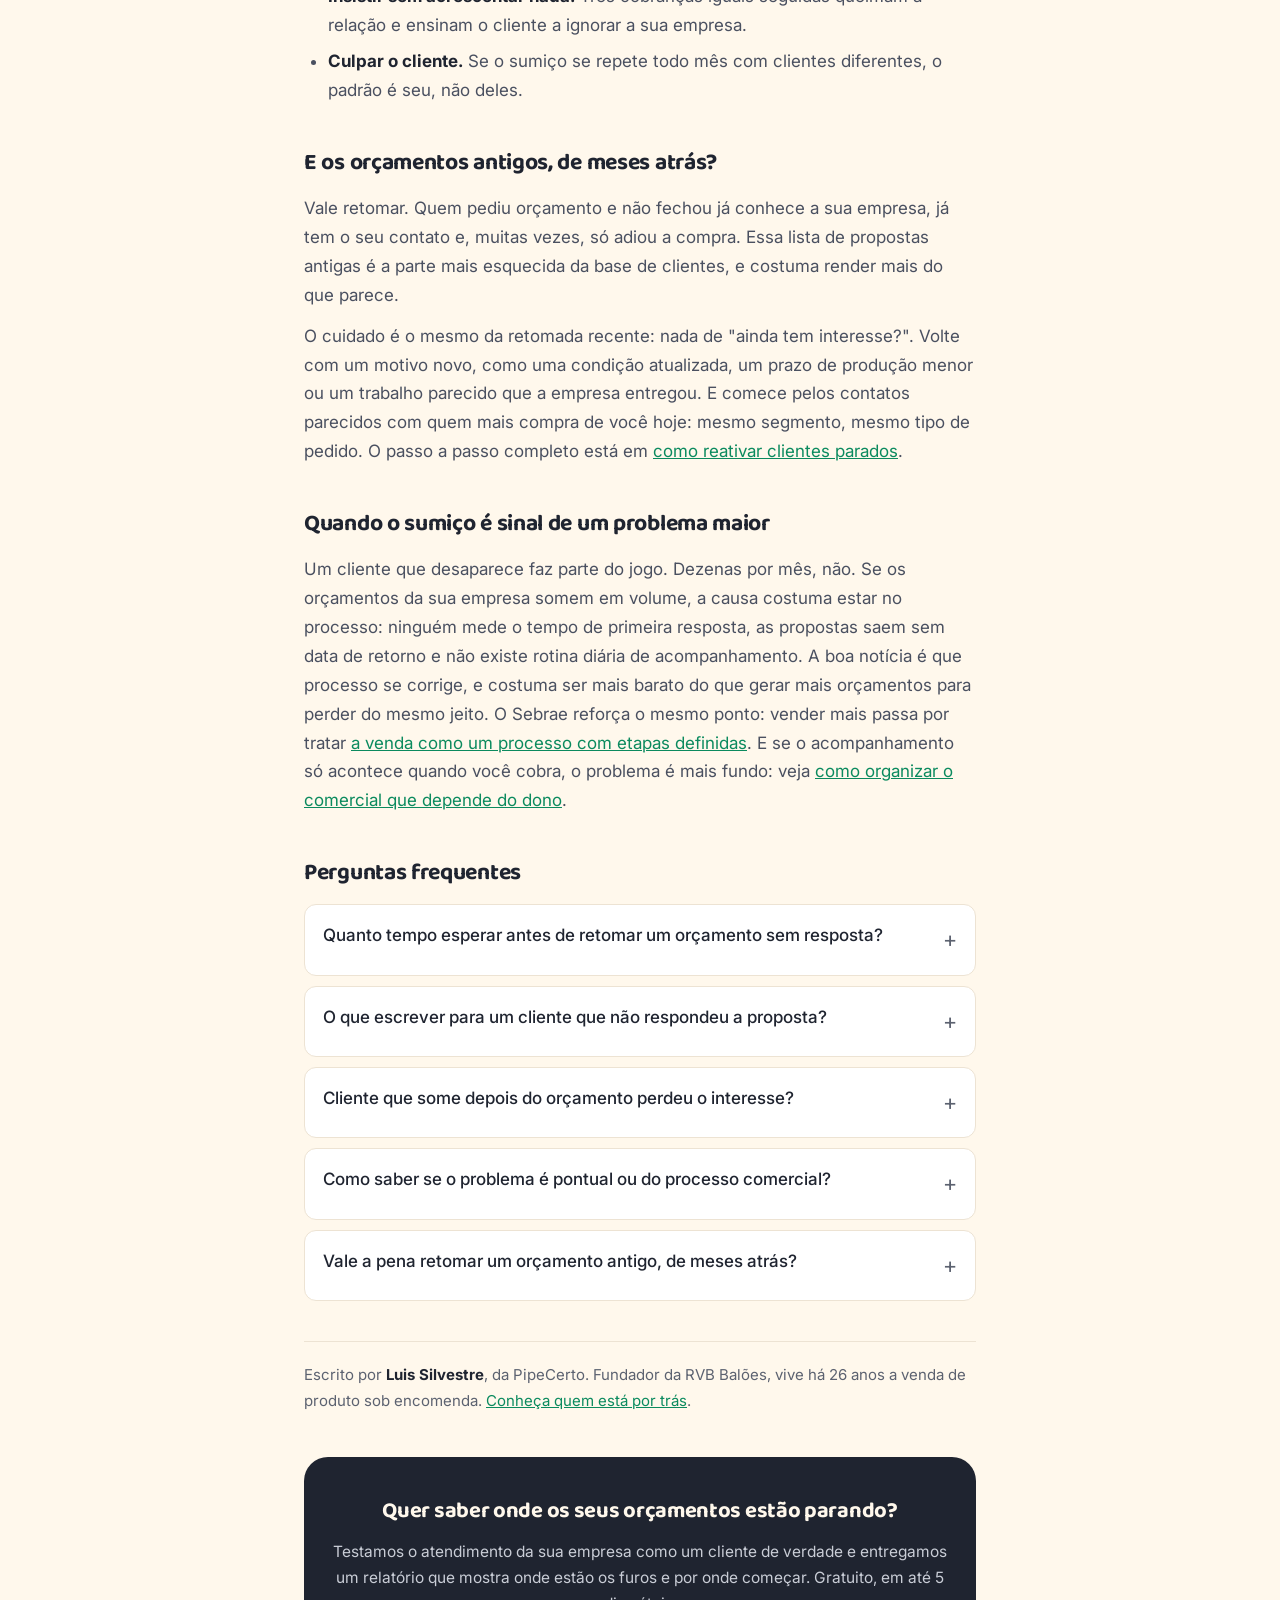
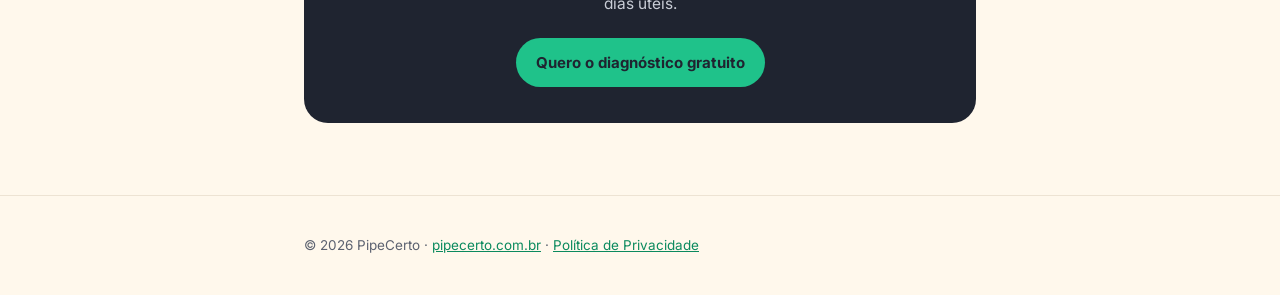
<file: blog/cliente-sumiu-depois-do-orcamento/index.html>
<!doctype html>
<html lang="pt-BR">
<head>
<meta charset="utf-8">
<meta name="viewport" content="width=device-width, initial-scale=1.0">
<title>Cliente pediu orçamento e sumiu: o que fazer | PipeCerto</title>
<meta name="description" content="O cliente pediu orçamento e parou de responder? Em empresas que vendem por orçamento, o sumiço quase sempre tem causa operacional. Veja as três causas mais comuns e um passo a passo prático para recuperar propostas paradas.">
<link rel="canonical" href="https://pipecerto.com.br/blog/cliente-sumiu-depois-do-orcamento/">
<meta property="og:type" content="article">
<meta property="og:locale" content="pt_BR">
<meta property="og:site_name" content="PipeCerto">
<meta property="og:title" content="Cliente pediu orçamento e sumiu: o que fazer">
<meta property="og:description" content="Na empresa que vende por orçamento, o sumiço depois do orçamento quase sempre tem causa operacional. As três causas mais comuns e o que fazer em cada uma.">
<meta property="og:image" content="https://pipecerto.com.br/blog/cliente-sumiu-depois-do-orcamento/cliente-pediu-orcamento-e-sumiu.jpg">
<meta property="og:image:alt" content="Ilustração de um dono de empresa à mesa, olhando intrigado para o celular: o orçamento foi enviado e lido, mas a resposta do cliente não chegou.">
<meta property="og:image:width" content="1200">
<meta property="og:image:height" content="630">
<meta name="twitter:card" content="summary_large_image">
<meta property="og:url" content="https://pipecerto.com.br/blog/cliente-sumiu-depois-do-orcamento/">
<script type="application/ld+json">
{
  "@context": "https://schema.org",
  "@graph": [
    {
      "@type": "Article",
      "@id": "https://pipecerto.com.br/blog/cliente-sumiu-depois-do-orcamento/#artigo",
      "headline": "Cliente pediu orçamento e sumiu: o que fazer",
      "description": "Na empresa que vende por orçamento, o sumiço depois do orçamento quase sempre tem causa operacional. As três causas mais comuns e um passo a passo para recuperar propostas paradas.",
      "image": {"@type": "ImageObject", "@id": "https://pipecerto.com.br/blog/cliente-sumiu-depois-do-orcamento/#capa", "url": "https://pipecerto.com.br/blog/cliente-sumiu-depois-do-orcamento/cliente-pediu-orcamento-e-sumiu.jpg", "contentUrl": "https://pipecerto.com.br/blog/cliente-sumiu-depois-do-orcamento/cliente-pediu-orcamento-e-sumiu.jpg", "width": 1200, "height": 630, "caption": "Ilustração de um dono de empresa à mesa, olhando intrigado para o celular: o orçamento foi enviado e lido, mas a resposta do cliente não chegou.", "name": "Cliente pediu orçamento e sumiu", "creditText": "PipeCerto", "creator": {"@id": "https://pipecerto.com.br/#organizacao"}, "copyrightNotice": "© 2026 PipeCerto"},
      "inLanguage": "pt-BR",
      "datePublished": "2026-11-08",
      "dateModified": "2026-11-13",
      "author": {"@type": "Person", "@id": "https://pipecerto.com.br/#luis-silvestre", "name": "Luis Silvestre", "jobTitle": "Fundador da RVB Balões", "description": "Fundador da RVB Balões, com 26 anos de experiência em venda de produto sob encomenda. Um dos responsáveis pela PipeCerto.", "url": "https://pipecerto.com.br/#quem-somos", "worksFor": {"@id": "https://pipecerto.com.br/#organizacao"}},
      "publisher": {"@type": "Organization", "@id": "https://pipecerto.com.br/#organizacao", "name": "PipeCerto"},
      "mainEntityOfPage": "https://pipecerto.com.br/blog/cliente-sumiu-depois-do-orcamento/"
    },
    {
      "@type": "FAQPage",
      "@id": "https://pipecerto.com.br/blog/cliente-sumiu-depois-do-orcamento/#faq",
      "mainEntity": [
        {"@type": "Question", "name": "Quanto tempo esperar antes de retomar um orçamento sem resposta?", "acceptedAnswer": {"@type": "Answer", "text": "Depende do prazo do cliente, não de uma regra fixa. Se ele tem um evento ou uma data de entrega, a retomada acompanha essa data. Sem data declarada, uma referência prática é retomar poucos dias depois da proposta, com uma mensagem que acrescente informação, e espaçar as tentativas seguintes."}},
        {"@type": "Question", "name": "O que escrever para um cliente que não respondeu a proposta?", "acceptedAnswer": {"@type": "Answer", "text": "Evite cobrar com frases como 'e aí, viu minha proposta?'. Acrescente algo que ajude a decisão: confirme o prazo de produção, avise sobre a validade do preço, responda uma dúvida comum do produto ou ofereça um ajuste de especificação. A retomada boa dá ao cliente um motivo para responder."}},
        {"@type": "Question", "name": "Cliente que some depois do orçamento perdeu o interesse?", "acceptedAnswer": {"@type": "Answer", "text": "Nem sempre. Em vendas entre empresas, o contato muitas vezes precisa de aprovação interna, está comparando fornecedores ou foi engolido pela rotina. Tratar silêncio como desinteresse e desistir na primeira tentativa é uma das principais causas de venda perdida em quem vende por orçamento."}},
        {"@type": "Question", "name": "Como saber se o problema é pontual ou do processo comercial?", "acceptedAnswer": {"@type": "Answer", "text": "Olhe a repetição. Um cliente que some é normal; dezenas por mês indicam falha de processo: demora na primeira resposta, proposta entregue sem próximo passo combinado ou ausência de rotina de acompanhamento. Nesse caso, a correção é no processo, não no cliente."}},
        {"@type": "Question", "name": "Vale a pena retomar um orçamento antigo, de meses atrás?", "acceptedAnswer": {"@type": "Answer", "text": "Vale. Quem pediu orçamento e não fechou já conhece a empresa e muitas vezes só adiou a compra. A retomada funciona quando traz um motivo novo, como uma condição atualizada, um prazo menor ou um trabalho parecido já entregue, e quando começa pelos contatos parecidos com quem mais compra da empresa hoje."}}
      ]
    },
    {
      "@type": "BreadcrumbList",
      "itemListElement": [
        {"@type": "ListItem", "position": 1, "name": "Início", "item": "https://pipecerto.com.br/"},
        {"@type": "ListItem", "position": 2, "name": "Blog", "item": "https://pipecerto.com.br/blog/"},
        {"@type": "ListItem", "position": 3, "name": "Cliente pediu orçamento e sumiu"}
      ]
    }
  ]
}
</script>
<link rel="preconnect" href="https://fonts.googleapis.com">
<link rel="preconnect" href="https://fonts.gstatic.com" crossorigin>
<link href="https://fonts.googleapis.com/css2?family=Baloo+2:wght@600;700;800&family=Inter:wght@400;500;600;700&display=swap" rel="stylesheet">
<link rel="icon" type="image/svg+xml" href="https://pipecerto.com.br/favicon.svg?v=3">
<link rel="icon" type="image/png" sizes="96x96" href="https://pipecerto.com.br/favicon.png?v=3">
<link rel="shortcut icon" href="https://pipecerto.com.br/favicon.ico?v=3">
<link rel="stylesheet" href="../_base.css?v=10">
</head>
<body>
<header>
  <div class="header-inner">
    <a class="logo" href="https://pipecerto.com.br/" aria-label="PipeCerto"><svg width="135" height="40" viewBox="0 0 135.02 39.50" aria-hidden="true"><path d="M13.09 28.45Q15.25 28.45 16.945 27.549999999999997Q18.64 26.65 19.630000000000003 24.91Q20.62 23.17 20.62 20.62Q20.62 17.950000000000003 19.6 16.255000000000003Q18.58 14.56 16.75 13.765Q14.92 12.97 12.49 12.97Q10.719999999999999 12.97 9.25 13.345Q7.779999999999999 13.72 6.85 14.32Q6.25 14.71 5.905 15.25Q5.5600000000000005 15.790000000000001 5.5600000000000005 16.6V26.35H10.629999999999999V17.41Q10.96 17.23 11.440000000000001 17.095Q11.92 16.96 12.49 16.96Q13.45 16.96 14.094999999999999 17.35Q14.74 17.740000000000002 15.07 18.535Q15.4 19.33 15.4 20.62Q15.4 22.48 14.605 23.455Q13.81 24.43 12.31 24.43Q11.469999999999999 24.43 10.809999999999999 24.1Q10.149999999999999 23.77 9.64 23.38V27.64Q10.36 27.97 11.184999999999999 28.21Q12.01 28.45 13.09 28.45ZM10.66 25.12H5.5600000000000005V31.21Q5.5600000000000005 32.59 6.235 33.1Q6.91 33.61 8.379999999999999 33.61Q9.1 33.61 9.715 33.519999999999996Q10.33 33.43 10.66 33.34ZM22.39 9.370000000000001Q22.39 8.23 23.17 7.450000000000001Q23.95 6.670000000000002 25.18 6.670000000000002Q26.41 6.670000000000002 27.189999999999998 7.450000000000001Q27.97 8.23 27.97 9.370000000000001Q27.97 10.48 27.189999999999998 11.275Q26.41 12.07 25.18 12.07Q23.95 12.07 23.17 11.275Q22.39 10.48 22.39 9.370000000000001ZM22.63 20.08H27.729999999999997V27.97Q27.4 28.06 26.784999999999997 28.15Q26.169999999999998 28.24 25.45 28.24Q23.98 28.24 23.305 27.729999999999997Q22.63 27.22 22.63 25.84ZM27.729999999999997 22.75H22.63V13.63Q22.96 13.540000000000001 23.575 13.450000000000001Q24.189999999999998 13.360000000000001 24.91 13.360000000000001Q26.41 13.360000000000001 27.07 13.855Q27.729999999999997 14.35 27.729999999999997 15.76ZM37.9 28.45Q40.06 28.45 41.754999999999995 27.549999999999997Q43.449999999999996 26.65 44.44 24.91Q45.43 23.17 45.43 20.62Q45.43 17.950000000000003 44.41 16.255000000000003Q43.39 14.56 41.56 13.765Q39.73 12.97 37.3 12.97Q35.53 12.97 34.06 13.345Q32.589999999999996 13.72 31.66 14.32Q31.06 14.71 30.714999999999996 15.25Q30.369999999999997 15.790000000000001 30.369999999999997 16.6V26.35H35.44V17.41Q35.769999999999996 17.23 36.25 17.095Q36.73 16.96 37.3 16.96Q38.26 16.96 38.905 17.35Q39.55 17.740000000000002 39.879999999999995 18.535Q40.21 19.33 40.21 20.62Q40.21 22.48 39.415 23.455Q38.62 24.43 37.12 24.43Q36.28 24.43 35.620000000000005 24.1Q34.96 23.77 34.449999999999996 23.38V27.64Q35.17 27.97 35.995000000000005 28.21Q36.82 28.45 37.9 28.45ZM35.47 25.12H30.369999999999997V31.21Q30.369999999999997 32.59 31.044999999999998 33.1Q31.72 33.61 33.19 33.61Q33.91 33.61 34.525 33.519999999999996Q35.14 33.43 35.47 33.34ZM49.78 22.990000000000002 49.599999999999994 19.630000000000003 56.53 18.490000000000002Q56.47 17.89 55.93 17.29Q55.39 16.69 54.25 16.69Q53.05 16.69 52.254999999999995 17.47Q51.46 18.25 51.4 19.689999999999998L51.58 22.21Q51.879999999999995 23.59 52.94499999999999 24.130000000000003Q54.01 24.67 55.33 24.67Q56.589999999999996 24.67 57.73 24.340000000000003Q58.87 24.01 59.559999999999995 23.62Q60.04 23.92 60.37 24.46Q60.699999999999996 25.0 60.699999999999996 25.6Q60.699999999999996 26.59 59.964999999999996 27.235Q59.23 27.88 57.94 28.18Q56.65 28.48 54.97 28.48Q52.629999999999995 28.48 50.754999999999995 27.595Q48.879999999999995 26.71 47.785 24.94Q46.69 23.17 46.69 20.5Q46.69 18.52 47.334999999999994 17.08Q47.98 15.64 49.06 14.74Q50.14 13.84 51.474999999999994 13.405000000000001Q52.809999999999995 12.97 54.22 12.97Q56.349999999999994 12.97 57.94 13.795000000000002Q59.53 14.620000000000001 60.43 16.045Q61.33 17.47 61.33 19.33Q61.33 20.35 60.76 20.89Q60.19 21.43 59.17 21.58ZM71.41 16.990000000000002Q69.91 16.990000000000002 68.815 17.950000000000003Q67.72 18.91 67.72 20.77Q67.72 22.63 68.77 23.53Q69.82 24.43 71.38 24.43Q72.28 24.43 72.985 24.205Q73.69 23.98 74.16999999999999 23.740000000000002Q74.74 24.16 75.025 24.64Q75.31 25.12 75.31 25.81Q75.31 27.01 74.125 27.73Q72.94 28.45 70.75 28.45Q68.25999999999999 28.45 66.41499999999999 27.58Q64.57 26.71 63.565 24.985Q62.559999999999995 23.259999999999998 62.559999999999995 20.77Q62.559999999999995 18.130000000000003 63.67 16.405Q64.78 14.68 66.61 13.825Q68.44 12.97 70.6 12.97Q72.72999999999999 12.97 73.91499999999999 13.75Q75.1 14.530000000000001 75.1 15.76Q75.1 16.33 74.83 16.825Q74.56 17.32 74.19999999999999 17.68Q73.69 17.44 72.97 17.215000000000003Q72.25 16.990000000000002 71.41 16.990000000000002ZM79.27 22.990000000000002 79.09 19.630000000000003 86.02 18.490000000000002Q85.96 17.89 85.41999999999999 17.29Q84.88 16.69 83.74 16.69Q82.54 16.69 81.745 17.47Q80.95 18.25 80.89 19.689999999999998L81.07 22.21Q81.37 23.59 82.435 24.130000000000003Q83.5 24.67 84.82 24.67Q86.08 24.67 87.22 24.340000000000003Q88.36 24.01 89.05 23.62Q89.53 23.92 89.86 24.46Q90.19 25.0 90.19 25.6Q90.19 26.59 89.455 27.235Q88.72 27.88 87.43 28.18Q86.14 28.48 84.46 28.48Q82.12 28.48 80.245 27.595Q78.37 26.71 77.275 24.94Q76.18 23.17 76.18 20.5Q76.18 18.52 76.825 17.08Q77.47 15.64 78.55 14.74Q79.63 13.84 80.965 13.405000000000001Q82.3 12.97 83.71 12.97Q85.84 12.97 87.43 13.795000000000002Q89.02 14.620000000000001 89.91999999999999 16.045Q90.82 17.47 90.82 19.33Q90.82 20.35 90.25 20.89Q89.68 21.43 88.66 21.58ZM97.77999999999999 17.71V21.13H92.67999999999999V16.93Q92.67999999999999 16.060000000000002 93.14499999999998 15.415000000000003Q93.60999999999999 14.770000000000001 94.35999999999999 14.290000000000001Q95.41 13.66 96.82 13.33Q98.22999999999999 13.0 99.72999999999999 13.0Q102.99999999999999 13.0 102.99999999999999 15.31Q102.99999999999999 15.85 102.85 16.315Q102.69999999999999 16.78 102.49 17.11Q102.19 17.05 101.77 17.020000000000003Q101.35 16.990000000000002 100.83999999999999 16.990000000000002Q100.08999999999999 16.990000000000002 99.25 17.17Q98.41 17.35 97.77999999999999 17.71ZM92.67999999999999 20.08H97.77999999999999V27.97Q97.44999999999999 28.06 96.83499999999998 28.15Q96.21999999999998 28.24 95.49999999999999 28.24Q94.02999999999999 28.24 93.35499999999999 27.729999999999997Q92.67999999999999 27.22 92.67999999999999 25.84ZM104.47 20.08H109.50999999999999V22.990000000000002Q109.50999999999999 23.740000000000002 110.005 24.085Q110.5 24.43 111.39999999999999 24.43Q111.85 24.43 112.32999999999998 24.355Q112.80999999999999 24.28 113.16999999999999 24.16Q113.44 24.46 113.63499999999999 24.880000000000003Q113.83 25.3 113.83 25.87Q113.83 26.98 112.975 27.715Q112.11999999999999 28.45 109.96 28.45Q107.32 28.45 105.895 27.25Q104.47 26.05 104.47 23.35ZM107.77 17.65V13.75H113.44Q113.61999999999999 14.05 113.785 14.56Q113.94999999999999 15.07 113.94999999999999 15.67Q113.94999999999999 16.72 113.48499999999999 17.185Q113.02 17.65 112.24 17.65ZM109.50999999999999 20.8H104.47V10.030000000000001Q104.8 9.940000000000001 105.41499999999999 9.835Q106.03 9.73 106.72 9.73Q108.19 9.73 108.85 10.24Q109.50999999999999 10.75 109.50999999999999 12.13Z" fill="#1F2430"></path><circle cx="122.83" cy="20.73" r="7.44" fill="none" stroke="#1F2430" stroke-width="0.72"/><path d="M118.66 23.78 A5.17 5.17 0 0 1 118.25 23.14" fill="none" stroke="#BCE5FF" stroke-width="2.85" stroke-linecap="round"/><path d="M117.73 19.85 A5.17 5.17 0 0 1 118.38 18.08" fill="none" stroke="#F9E779" stroke-width="2.85" stroke-linecap="round"/><path d="M120.91 15.92 A5.17 5.17 0 0 1 124.07 15.70" fill="none" stroke="#FB5A3C" stroke-width="2.85" stroke-linecap="round"/><path d="M126.88 17.50 A5.17 5.17 0 0 1 121.38 25.69" fill="none" stroke="#1FC28A" stroke-width="2.85" stroke-linecap="round"/></svg></a>
    <nav class="bnav">
      <a class="blink" href="https://pipecerto.com.br/#como-funciona">Como funciona</a>
      <a class="blink" href="https://pipecerto.com.br/#quem-somos">Quem somos</a>
      <a class="blink" href="https://pipecerto.com.br/#perguntas">Perguntas</a>
      <a class="blink" href="https://pipecerto.com.br/blog/">Blog</a>
      <a class="btn" href="https://diagnostico.pipecerto.com.br">Diagnóstico gratuito</a>
      <details class="mnav">
        <summary aria-label="Abrir o menu"><svg width="22" height="22" viewBox="0 0 22 22" aria-hidden="true"><path d="M3 6h16M3 11h16M3 16h16" fill="none" stroke="#1F2430" stroke-width="2.4" stroke-linecap="round"/></svg></summary>
        <div class="mnav-painel">
          <a href="https://pipecerto.com.br/">Início</a>
          <a href="https://pipecerto.com.br/#como-funciona">Como funciona</a>
          <a href="https://pipecerto.com.br/#quem-somos">Quem somos</a>
          <a href="https://pipecerto.com.br/#perguntas">Perguntas</a>
          <a href="https://pipecerto.com.br/blog/">Blog</a>
          <a class="mnav-cta" href="https://diagnostico.pipecerto.com.br">Diagnóstico gratuito</a>
        </div>
      </details>
    </nav>
  </div>
</header>
<main>
<article class="container">
  <p class="crumb"><a href="https://pipecerto.com.br/">Início</a> / <a href="../">Blog</a></p>
  <h1>Cliente pediu orçamento e sumiu: o que fazer</h1>
  <p class="meta">Por Luis Silvestre · 8 de novembro de 2026 · Atualizado em 13 de novembro de 2026 · Leitura de 7 minutos</p>
  <img class="capa" src="cliente-pediu-orcamento-e-sumiu.webp" title="Cliente pediu orçamento e sumiu" width="1200" height="630" alt="Ilustração de um dono de empresa à mesa, olhando intrigado para o celular: o orçamento foi enviado e lido, mas a resposta do cliente não chegou." fetchpriority="high">

  <div class="resposta">
    <p><strong>Resposta direta:</strong> quando o cliente pede orçamento e some, a causa quase nunca é só desinteresse. Na empresa que vende por orçamento, o sumiço costuma nascer de três falhas operacionais: demora na primeira resposta, proposta entregue sem próximo passo combinado e retomada que não acontece ou que só cobra. As três têm correção prática.</p>
  </div>

  <p>Todo dono de empresa conhece a cena. O cliente chega interessado, pede orçamento com pressa, recebe a proposta e desaparece. O vendedor manda um "e aí, conseguiu ver?" uma semana depois, não obtém resposta e a venda se perde em silêncio.</p>
  <p>Antes de aceitar o sumiço como normal, vale entender o que costuma acontecer do outro lado.</p>

  <h2>As três causas mais comuns do sumiço</h2>
  <p><strong>1. Alguém respondeu antes.</strong> Quem pede orçamento para a sua empresa quase sempre pede para outras duas ou três ao mesmo tempo. Se a sua proposta demora horas ou dias e a do concorrente chega primeiro, a conversa avança sem você. O cliente não some: ele compra de quem apareceu.</p>
  <p><strong>2. A proposta foi entregue sem próximo passo.</strong> Enviar o orçamento e encerrar com "qualquer coisa estou à disposição" devolve toda a iniciativa ao cliente. Ele guarda o arquivo, promete analisar e a rotina engole. Sem uma data combinada de retorno, a proposta não tem dono do lado de lá nem do lado de cá.</p>
  <p><strong>3. A retomada só cobra, não ajuda.</strong> Quando a retomada acontece, ela costuma ser uma cobrança: "viu minha proposta?". Essa mensagem não dá ao cliente nenhum motivo novo para responder. Se ele ainda não decidiu, vai adiar de novo.</p>

  <p class="dado"><strong>O tamanho do problema:</strong> em um levantamento próprio da PipeCerto com 200 indústrias que vendem sob encomenda (outubro de 2026), 94% não mostravam, no site, nenhuma ferramenta de acompanhamento de orçamentos. Sem ferramenta, a retomada costuma depender da memória de quem atendeu. O levantamento analisa os canais públicos de cada empresa e não avalia processos internos.</p>

  <h2>O que fazer, na prática</h2>
  <ol>
    <li><strong>Responda no mesmo período do pedido.</strong> Orçamento pedido de manhã merece retorno antes do fim do dia, mesmo que seja parcial: confirme o recebimento, faça as duas perguntas que mudam a especificação e diga quando o número sai.</li>
    <li><strong>Entregue a proposta com validade e próximo passo combinado.</strong> Todo orçamento sai com prazo de validade claro, que protege seu preço e cria um motivo legítimo de retomada. E, em vez de "fico à disposição", feche com algo como: "te retorno na quinta para saber se ficou alguma dúvida, pode ser?". Uma pergunta simples que transforma silêncio em compromisso.</li>
    <li><strong>Retome agregando valor.</strong> Confirme o prazo de produção, avise da validade do preço, responda uma dúvida comum, sugira um ajuste de medida ou de material. Cada retomada precisa carregar um motivo para o cliente responder.</li>
    <li><strong>Espace as tentativas e registre o motivo real.</strong> Poucos dias entre a primeira e a segunda retomada, mais espaço nas seguintes. Se o negócio não avançar, registre por que de verdade: preço, prazo, concorrente, projeto adiado. "Parou de responder" não é motivo, é sintoma.</li>
    <li><strong>Encerre com elegância quando for a hora.</strong> Depois das tentativas combinadas e da validade vencida, feche o ciclo tirando o peso do cliente: "Como não tive retorno e a validade da proposta venceu, vou encerrar este orçamento por aqui. Quando quiser retomar, é só me chamar." Encerramento educado preserva a relação e, muitas vezes, provoca a resposta que faltava.</li>
    <li><strong>Dê um dono a cada orçamento.</strong> Toda proposta em aberto precisa de um responsável, uma próxima ação e uma data. Pode ser em um CRM simples ou, no começo, numa planilha disciplinada. O que não pode é morar só na memória do vendedor. Se os pedidos chegam espalhados pelos telefones, comece por <a href="../organizar-orcamentos-whatsapp-empresa/">organizar os orçamentos que chegam pelo WhatsApp</a>.</li>
  </ol>

  <figure class="info">
    <figcaption>A linha do tempo de um orçamento bem acompanhado</figcaption>
    <p class="sub">Do pedido ao encerramento, cada etapa tem uma ação e um motivo.</p>
    <ol>
      <li><span class="n">1</span><span class="q">No mesmo dia</span><span class="t">Primeira resposta</span><span class="d">Confirme o pedido e diga quando o número sai.</span></li>
      <li><span class="n">2</span><span class="q">No prazo prometido</span><span class="t">Proposta com validade</span><span class="d">Combine o dia em que você volta a falar.</span></li>
      <li><span class="n">3</span><span class="q">Poucos dias depois</span><span class="t">Primeira retomada</span><span class="d">Leve um motivo novo, não uma cobrança.</span></li>
      <li><span class="n">4</span><span class="q">Com mais espaço</span><span class="t">Novas tentativas</span><span class="d">Cada uma com uma informação diferente.</span></li>
      <li class="fim"><span class="n">5</span><span class="q">Validade vencida</span><span class="t">Encerramento</span><span class="d">Feche com educação e registre o motivo real.</span></li>
    </ol>
  </figure>

  <h2>O que não fazer</h2>
  <ul>
    <li><strong>Desistir no primeiro silêncio.</strong> Em venda entre empresas, o contato muitas vezes depende de aprovação de outra pessoa. Silêncio de três dias não é um não.</li>
    <li><strong>Insistir sem acrescentar nada.</strong> Três cobranças iguais seguidas queimam a relação e ensinam o cliente a ignorar a sua empresa.</li>
    <li><strong>Culpar o cliente.</strong> Se o sumiço se repete todo mês com clientes diferentes, o padrão é seu, não deles.</li>
  </ul>

  <h2>E os orçamentos antigos, de meses atrás?</h2>
  <p>Vale retomar. Quem pediu orçamento e não fechou já conhece a sua empresa, já tem o seu contato e, muitas vezes, só adiou a compra. Essa lista de propostas antigas é a parte mais esquecida da base de clientes, e costuma render mais do que parece.</p>
  <p>O cuidado é o mesmo da retomada recente: nada de "ainda tem interesse?". Volte com um motivo novo, como uma condição atualizada, um prazo de produção menor ou um trabalho parecido que a empresa entregou. E comece pelos contatos parecidos com quem mais compra de você hoje: mesmo segmento, mesmo tipo de pedido. O passo a passo completo está em <a href="../reativar-clientes-parados/">como reativar clientes parados</a>.</p>

  <h2>Quando o sumiço é sinal de um problema maior</h2>
  <p>Um cliente que desaparece faz parte do jogo. Dezenas por mês, não. Se os orçamentos da sua empresa somem em volume, a causa costuma estar no processo: ninguém mede o tempo de primeira resposta, as propostas saem sem data de retorno e não existe rotina diária de acompanhamento. A boa notícia é que processo se corrige, e costuma ser mais barato do que gerar mais orçamentos para perder do mesmo jeito. O Sebrae reforça o mesmo ponto: vender mais passa por tratar <a href="https://sebraepr.com.br/comunidade/artigo/processo-de-vendas-o-que-fazer-em-cada-etapa-para-vender-mais" target="_blank" rel="noopener">a venda como um processo com etapas definidas</a>. E se o acompanhamento só acontece quando você cobra, o problema é mais fundo: veja <a href="../comercial-que-depende-do-dono/">como organizar o comercial que depende do dono</a>.</p>

  <h2>Perguntas frequentes</h2>
  <div class="faq">
    <details>
      <summary>Quanto tempo esperar antes de retomar um orçamento sem resposta?<span class="mais">+</span></summary>
      <p class="r">Depende do prazo do cliente, não de uma regra fixa. Se ele tem um evento ou uma data de entrega, a retomada acompanha essa data. Sem data declarada, uma referência prática é retomar poucos dias depois da proposta, com uma mensagem que acrescente informação, e espaçar as tentativas seguintes.</p>
    </details>
    <details>
      <summary>O que escrever para um cliente que não respondeu a proposta?<span class="mais">+</span></summary>
      <p class="r">Evite cobrar com frases como "e aí, viu minha proposta?". Acrescente algo que ajude a decisão: confirme o prazo de produção, avise sobre a validade do preço, responda uma dúvida comum do produto ou ofereça um ajuste de especificação. A retomada boa dá ao cliente um motivo para responder.</p>
    </details>
    <details>
      <summary>Cliente que some depois do orçamento perdeu o interesse?<span class="mais">+</span></summary>
      <p class="r">Nem sempre. Em vendas entre empresas, o contato muitas vezes precisa de aprovação interna, está comparando fornecedores ou foi engolido pela rotina. Tratar silêncio como desinteresse e desistir na primeira tentativa é uma das principais causas de venda perdida em quem vende por orçamento.</p>
    </details>
    <details>
      <summary>Como saber se o problema é pontual ou do processo comercial?<span class="mais">+</span></summary>
      <p class="r">Olhe a repetição. Um cliente que some é normal; dezenas por mês indicam falha de processo: demora na primeira resposta, proposta entregue sem próximo passo combinado ou ausência de rotina de acompanhamento. Nesse caso, a correção é no processo, não no cliente.</p>
    </details>
    <details>
      <summary>Vale a pena retomar um orçamento antigo, de meses atrás?<span class="mais">+</span></summary>
      <p class="r">Vale. Quem pediu orçamento e não fechou já conhece a empresa e muitas vezes só adiou a compra. A retomada funciona quando traz um motivo novo, como uma condição atualizada, um prazo menor ou um trabalho parecido já entregue, e quando começa pelos contatos parecidos com quem mais compra da empresa hoje.</p>
    </details>
  </div>

  <p class="autor">Escrito por <strong>Luis Silvestre</strong>, da PipeCerto. Fundador da RVB Balões, vive há 26 anos a venda de produto sob encomenda. <a href="https://pipecerto.com.br/#quem-somos">Conheça quem está por trás</a>.</p>

  <div class="cta">
    <h3>Quer saber onde os seus orçamentos estão parando?</h3>
    <p>Testamos o atendimento da sua empresa como um cliente de verdade e entregamos um relatório que mostra onde estão os furos e por onde começar. Gratuito, em até 5 dias úteis.</p>
    <a class="btn" href="https://diagnostico.pipecerto.com.br">Quero o diagnóstico gratuito</a>
  </div>
</article>
</main>
<footer>
  <div class="container"><p>© 2026 PipeCerto · <a href="https://pipecerto.com.br/">pipecerto.com.br</a> · <a href="https://pipecerto.com.br/privacidade/">Política de Privacidade</a></p></div>
</footer>
<script>(function(){var m=document.querySelector(".mnav");if(!m)return;m.addEventListener("click",function(e){if(e.target.closest("a"))m.removeAttribute("open")});document.addEventListener("click",function(e){if(m.open&&!m.contains(e.target))m.removeAttribute("open")})})();</script>
</body>
</html>
</file>
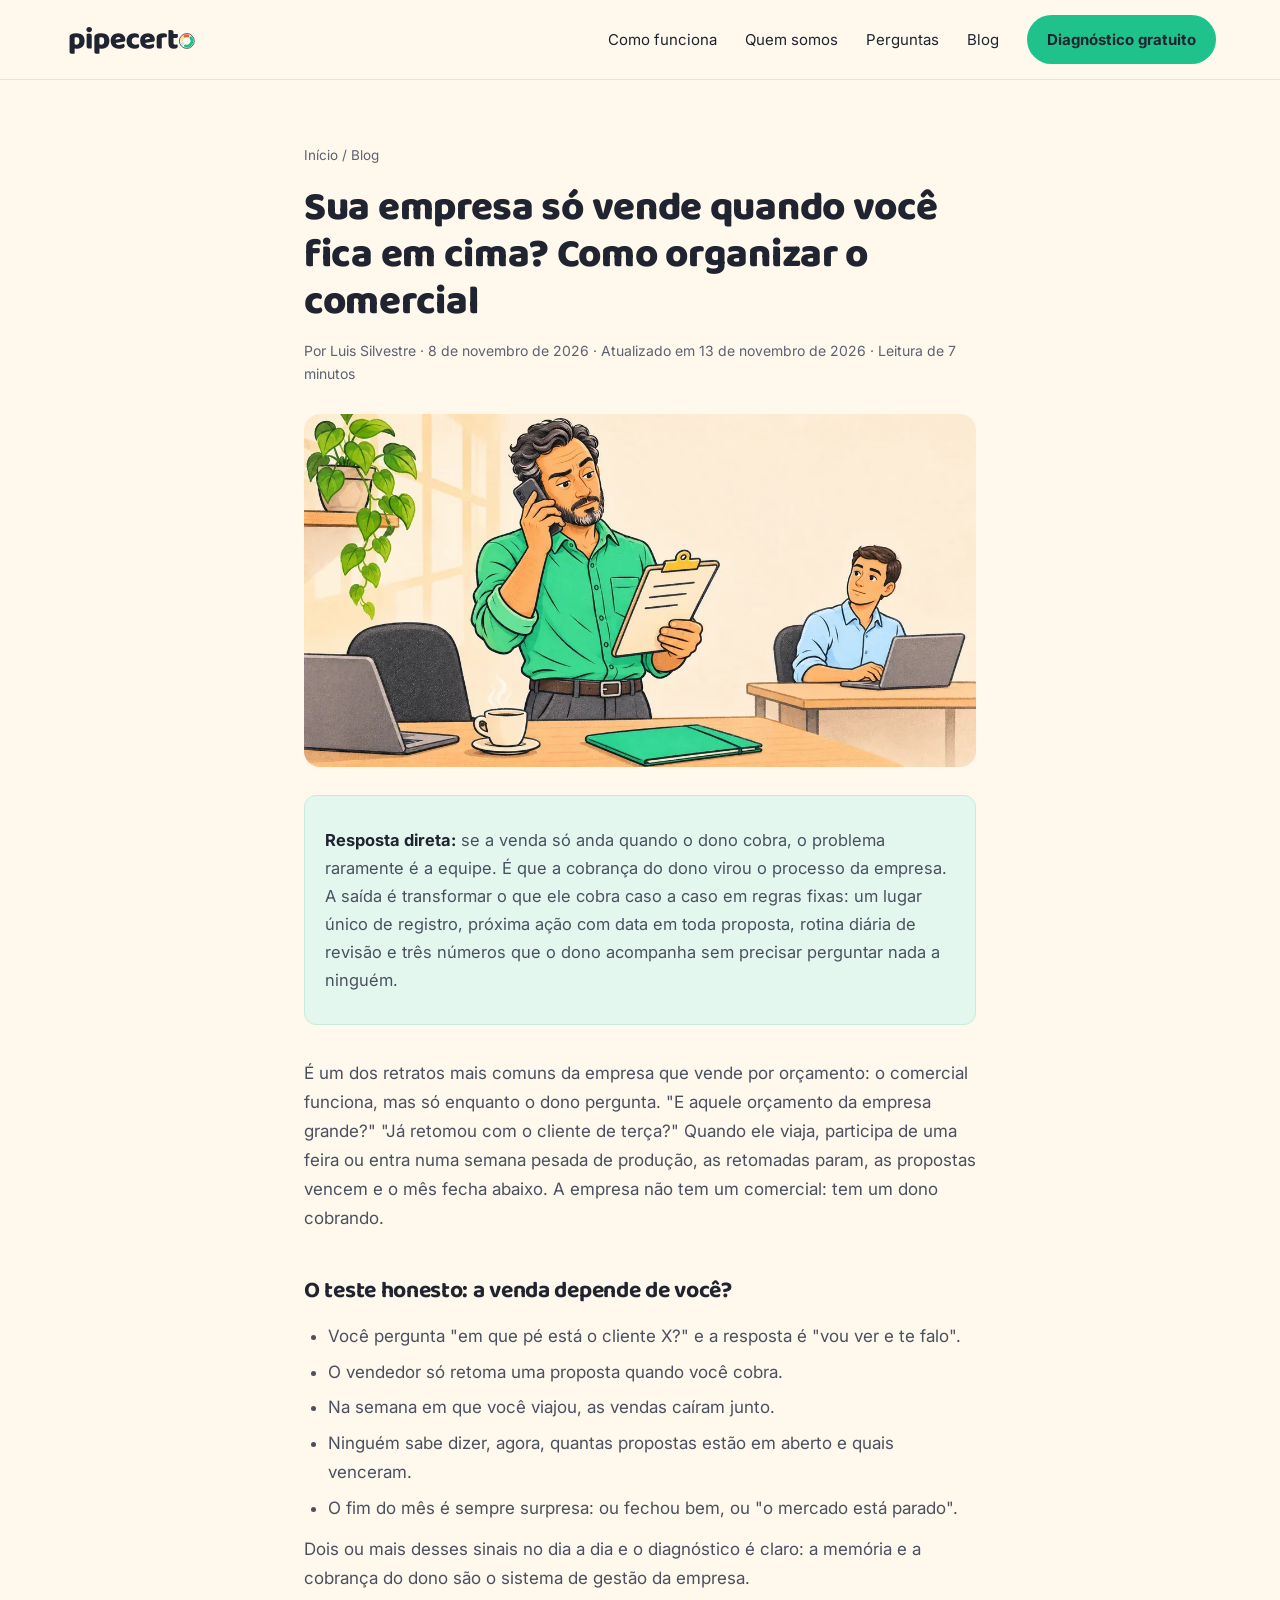
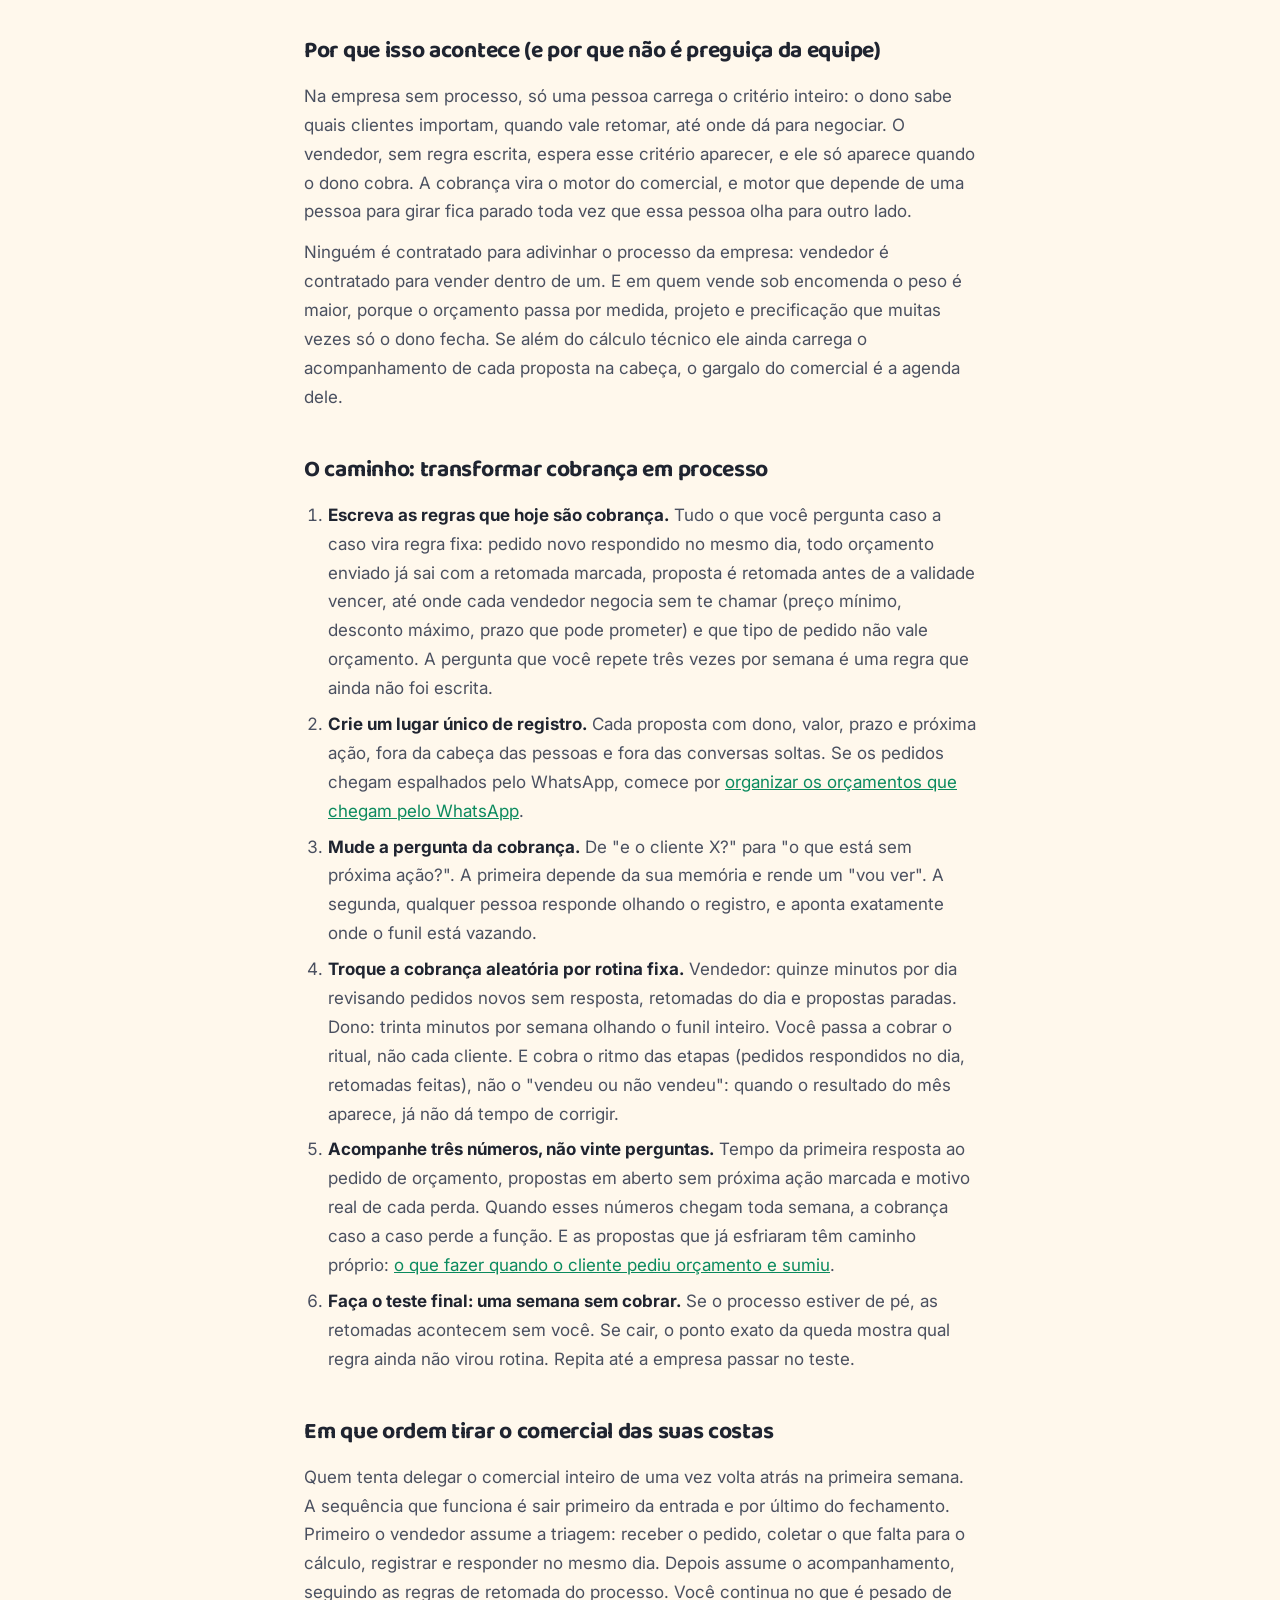
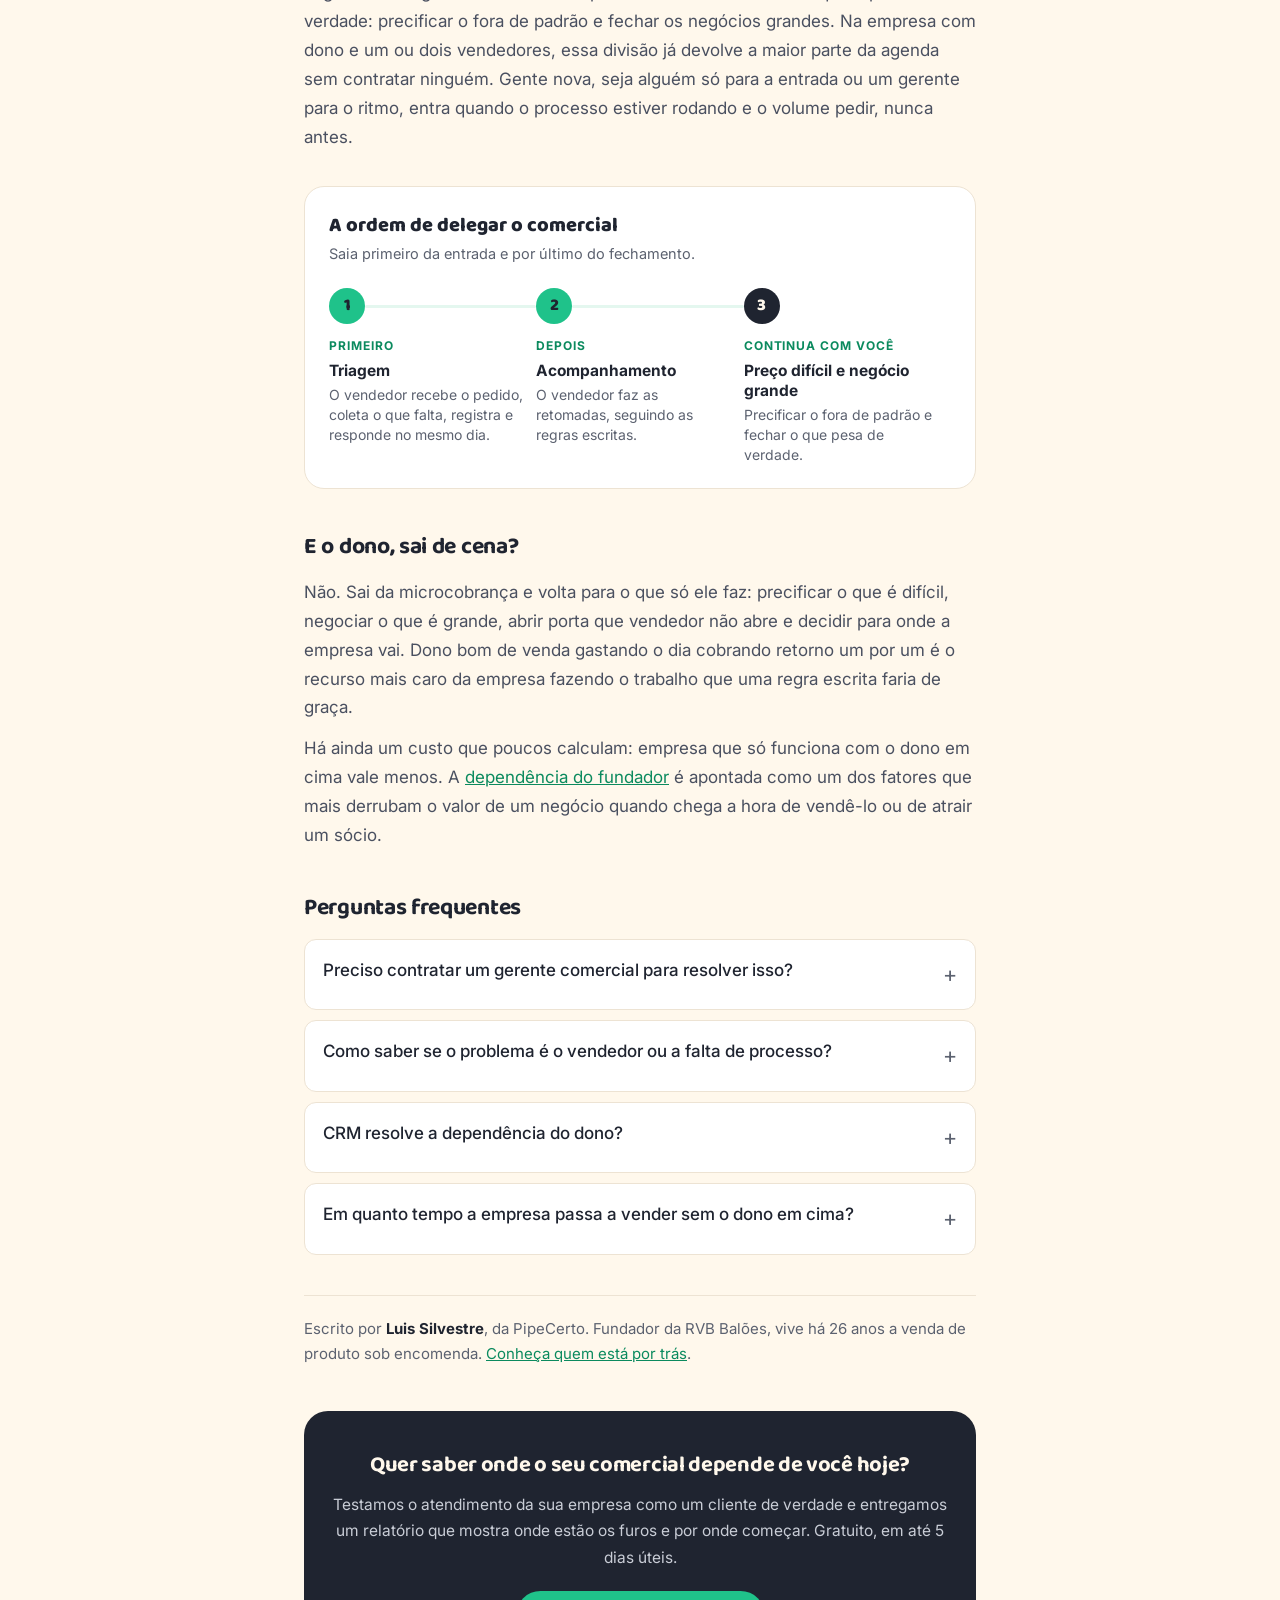
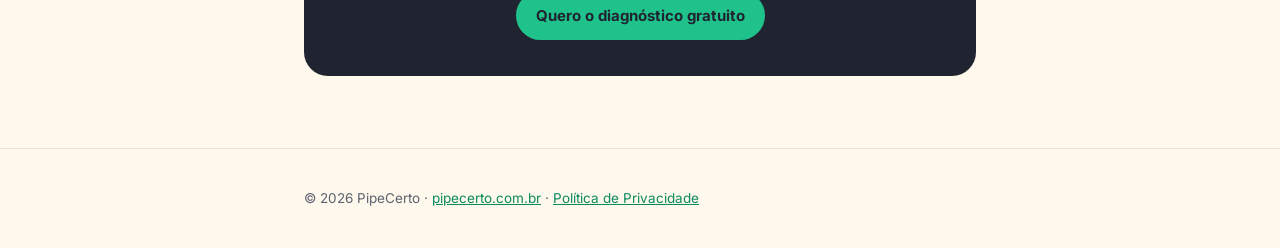
<file: blog/comercial-que-depende-do-dono/index.html>
<!doctype html>
<html lang="pt-BR">
<head>
<meta charset="utf-8">
<meta name="viewport" content="width=device-width, initial-scale=1.0">
<title>Sua empresa só vende quando você fica em cima? Como organizar o comercial | PipeCerto</title>
<meta name="description" content="O dono cobra cada retorno e, quando para de cobrar, a venda para junto. Entenda por que isso acontece e como montar um comercial que anda sem o dono em cima de cada proposta.">
<link rel="canonical" href="https://pipecerto.com.br/blog/comercial-que-depende-do-dono/">
<meta property="og:type" content="article">
<meta property="og:locale" content="pt_BR">
<meta property="og:site_name" content="PipeCerto">
<meta property="og:title" content="Sua empresa só vende quando você fica em cima? Como organizar o comercial">
<meta property="og:description" content="Por que a venda para quando o dono para de cobrar, e o passo a passo para transformar a cobrança caso a caso num processo que anda sozinho.">
<meta property="og:image" content="https://pipecerto.com.br/blog/comercial-que-depende-do-dono/comercial-depende-do-dono.jpg">
<meta property="og:image:alt" content="Ilustração de um dono de empresa de pé, ao telefone e com uma prancheta na mão, enquanto um vendedor ao fundo espera a orientação dele.">
<meta property="og:image:width" content="1200">
<meta property="og:image:height" content="630">
<meta name="twitter:card" content="summary_large_image">
<meta property="og:url" content="https://pipecerto.com.br/blog/comercial-que-depende-do-dono/">
<script type="application/ld+json">
{
  "@context": "https://schema.org",
  "@graph": [
    {
      "@type": "Article",
      "@id": "https://pipecerto.com.br/blog/comercial-que-depende-do-dono/#artigo",
      "headline": "Sua empresa só vende quando você fica em cima? Como organizar o comercial",
      "description": "Por que a venda para quando o dono para de cobrar, e o passo a passo para transformar a cobrança caso a caso num processo comercial que anda sem o dono em cima.",
      "image": {"@type": "ImageObject", "@id": "https://pipecerto.com.br/blog/comercial-que-depende-do-dono/#capa", "url": "https://pipecerto.com.br/blog/comercial-que-depende-do-dono/comercial-depende-do-dono.jpg", "contentUrl": "https://pipecerto.com.br/blog/comercial-que-depende-do-dono/comercial-depende-do-dono.jpg", "width": 1200, "height": 630, "caption": "Ilustração de um dono de empresa de pé, ao telefone e com uma prancheta na mão, enquanto um vendedor ao fundo espera a orientação dele.", "name": "Sua empresa só vende quando você fica em cima?", "creditText": "PipeCerto", "creator": {"@id": "https://pipecerto.com.br/#organizacao"}, "copyrightNotice": "© 2026 PipeCerto"},
      "inLanguage": "pt-BR",
      "datePublished": "2026-11-08",
      "dateModified": "2026-11-13",
      "author": {"@type": "Person", "@id": "https://pipecerto.com.br/#luis-silvestre", "name": "Luis Silvestre", "jobTitle": "Fundador da RVB Balões", "description": "Fundador da RVB Balões, com 26 anos de experiência em venda de produto sob encomenda. Um dos responsáveis pela PipeCerto.", "url": "https://pipecerto.com.br/#quem-somos", "worksFor": {"@id": "https://pipecerto.com.br/#organizacao"}},
      "publisher": {"@type": "Organization", "@id": "https://pipecerto.com.br/#organizacao", "name": "PipeCerto"},
      "mainEntityOfPage": "https://pipecerto.com.br/blog/comercial-que-depende-do-dono/"
    },
    {
      "@type": "FAQPage",
      "@id": "https://pipecerto.com.br/blog/comercial-que-depende-do-dono/#faq",
      "mainEntity": [
        {"@type": "Question", "name": "Preciso contratar um gerente comercial para resolver isso?", "acceptedAnswer": {"@type": "Answer", "text": "Não no primeiro momento. Chefia sem processo vira só mais uma pessoa cobrando caso a caso. Primeiro as regras, o registro único e a rotina; com isso rodando, um gerente passa a ter o que gerenciar. Em empresas com dono e um ou dois vendedores, o processo substitui o gerente por muito tempo."}},
        {"@type": "Question", "name": "Como saber se o problema é o vendedor ou a falta de processo?", "acceptedAnswer": {"@type": "Answer", "text": "Faça o teste honesto: dê regra clara, registro único e rotina diária por trinta dias. Vendedor que não cumpre um ritual combinado é problema de pessoa. Vendedor que só andava quando cobrado e passa a andar sozinho era problema de processo. Sem processo, é impossível distinguir os dois, e o vendedor costuma levar a culpa sozinho."}},
        {"@type": "Question", "name": "CRM resolve a dependência do dono?", "acceptedAnswer": {"@type": "Answer", "text": "O CRM é onde o processo mora, não o processo. Comprar a ferramenta antes de definir as regras só muda a bagunça de lugar. Defina registro único, próxima ação com data e rotina de revisão; com isso de pé, o CRM lembra as retomadas e mostra o funil inteiro sem ninguém precisar perguntar."}},
        {"@type": "Question", "name": "Em quanto tempo a empresa passa a vender sem o dono em cima?", "acceptedAnswer": {"@type": "Answer", "text": "As primeiras semanas já mudam o dia a dia: propostas param de vencer esquecidas e a pergunta de cobrança some da rotina. O hábito consolidado costuma levar dois a três meses de rotina cumprida. O que atrasa não é a ferramenta, é o dono voltar a cobrar caso a caso no primeiro aperto, em vez de cobrar o ritual."}}
      ]
    },
    {
      "@type": "BreadcrumbList",
      "itemListElement": [
        {"@type": "ListItem", "position": 1, "name": "Início", "item": "https://pipecerto.com.br/"},
        {"@type": "ListItem", "position": 2, "name": "Blog", "item": "https://pipecerto.com.br/blog/"},
        {"@type": "ListItem", "position": 3, "name": "Como organizar o comercial que depende do dono"}
      ]
    }
  ]
}
</script>
<link rel="preconnect" href="https://fonts.googleapis.com">
<link rel="preconnect" href="https://fonts.gstatic.com" crossorigin>
<link href="https://fonts.googleapis.com/css2?family=Baloo+2:wght@600;700;800&family=Inter:wght@400;500;600;700&display=swap" rel="stylesheet">
<link rel="icon" type="image/svg+xml" href="https://pipecerto.com.br/favicon.svg?v=3">
<link rel="icon" type="image/png" sizes="96x96" href="https://pipecerto.com.br/favicon.png?v=3">
<link rel="shortcut icon" href="https://pipecerto.com.br/favicon.ico?v=3">
<link rel="stylesheet" href="../_base.css?v=10">
</head>
<body>
<header>
  <div class="header-inner">
    <a class="logo" href="https://pipecerto.com.br/" aria-label="PipeCerto"><svg width="135" height="40" viewBox="0 0 135.02 39.50" aria-hidden="true"><path d="M13.09 28.45Q15.25 28.45 16.945 27.549999999999997Q18.64 26.65 19.630000000000003 24.91Q20.62 23.17 20.62 20.62Q20.62 17.950000000000003 19.6 16.255000000000003Q18.58 14.56 16.75 13.765Q14.92 12.97 12.49 12.97Q10.719999999999999 12.97 9.25 13.345Q7.779999999999999 13.72 6.85 14.32Q6.25 14.71 5.905 15.25Q5.5600000000000005 15.790000000000001 5.5600000000000005 16.6V26.35H10.629999999999999V17.41Q10.96 17.23 11.440000000000001 17.095Q11.92 16.96 12.49 16.96Q13.45 16.96 14.094999999999999 17.35Q14.74 17.740000000000002 15.07 18.535Q15.4 19.33 15.4 20.62Q15.4 22.48 14.605 23.455Q13.81 24.43 12.31 24.43Q11.469999999999999 24.43 10.809999999999999 24.1Q10.149999999999999 23.77 9.64 23.38V27.64Q10.36 27.97 11.184999999999999 28.21Q12.01 28.45 13.09 28.45ZM10.66 25.12H5.5600000000000005V31.21Q5.5600000000000005 32.59 6.235 33.1Q6.91 33.61 8.379999999999999 33.61Q9.1 33.61 9.715 33.519999999999996Q10.33 33.43 10.66 33.34ZM22.39 9.370000000000001Q22.39 8.23 23.17 7.450000000000001Q23.95 6.670000000000002 25.18 6.670000000000002Q26.41 6.670000000000002 27.189999999999998 7.450000000000001Q27.97 8.23 27.97 9.370000000000001Q27.97 10.48 27.189999999999998 11.275Q26.41 12.07 25.18 12.07Q23.95 12.07 23.17 11.275Q22.39 10.48 22.39 9.370000000000001ZM22.63 20.08H27.729999999999997V27.97Q27.4 28.06 26.784999999999997 28.15Q26.169999999999998 28.24 25.45 28.24Q23.98 28.24 23.305 27.729999999999997Q22.63 27.22 22.63 25.84ZM27.729999999999997 22.75H22.63V13.63Q22.96 13.540000000000001 23.575 13.450000000000001Q24.189999999999998 13.360000000000001 24.91 13.360000000000001Q26.41 13.360000000000001 27.07 13.855Q27.729999999999997 14.35 27.729999999999997 15.76ZM37.9 28.45Q40.06 28.45 41.754999999999995 27.549999999999997Q43.449999999999996 26.65 44.44 24.91Q45.43 23.17 45.43 20.62Q45.43 17.950000000000003 44.41 16.255000000000003Q43.39 14.56 41.56 13.765Q39.73 12.97 37.3 12.97Q35.53 12.97 34.06 13.345Q32.589999999999996 13.72 31.66 14.32Q31.06 14.71 30.714999999999996 15.25Q30.369999999999997 15.790000000000001 30.369999999999997 16.6V26.35H35.44V17.41Q35.769999999999996 17.23 36.25 17.095Q36.73 16.96 37.3 16.96Q38.26 16.96 38.905 17.35Q39.55 17.740000000000002 39.879999999999995 18.535Q40.21 19.33 40.21 20.62Q40.21 22.48 39.415 23.455Q38.62 24.43 37.12 24.43Q36.28 24.43 35.620000000000005 24.1Q34.96 23.77 34.449999999999996 23.38V27.64Q35.17 27.97 35.995000000000005 28.21Q36.82 28.45 37.9 28.45ZM35.47 25.12H30.369999999999997V31.21Q30.369999999999997 32.59 31.044999999999998 33.1Q31.72 33.61 33.19 33.61Q33.91 33.61 34.525 33.519999999999996Q35.14 33.43 35.47 33.34ZM49.78 22.990000000000002 49.599999999999994 19.630000000000003 56.53 18.490000000000002Q56.47 17.89 55.93 17.29Q55.39 16.69 54.25 16.69Q53.05 16.69 52.254999999999995 17.47Q51.46 18.25 51.4 19.689999999999998L51.58 22.21Q51.879999999999995 23.59 52.94499999999999 24.130000000000003Q54.01 24.67 55.33 24.67Q56.589999999999996 24.67 57.73 24.340000000000003Q58.87 24.01 59.559999999999995 23.62Q60.04 23.92 60.37 24.46Q60.699999999999996 25.0 60.699999999999996 25.6Q60.699999999999996 26.59 59.964999999999996 27.235Q59.23 27.88 57.94 28.18Q56.65 28.48 54.97 28.48Q52.629999999999995 28.48 50.754999999999995 27.595Q48.879999999999995 26.71 47.785 24.94Q46.69 23.17 46.69 20.5Q46.69 18.52 47.334999999999994 17.08Q47.98 15.64 49.06 14.74Q50.14 13.84 51.474999999999994 13.405000000000001Q52.809999999999995 12.97 54.22 12.97Q56.349999999999994 12.97 57.94 13.795000000000002Q59.53 14.620000000000001 60.43 16.045Q61.33 17.47 61.33 19.33Q61.33 20.35 60.76 20.89Q60.19 21.43 59.17 21.58ZM71.41 16.990000000000002Q69.91 16.990000000000002 68.815 17.950000000000003Q67.72 18.91 67.72 20.77Q67.72 22.63 68.77 23.53Q69.82 24.43 71.38 24.43Q72.28 24.43 72.985 24.205Q73.69 23.98 74.16999999999999 23.740000000000002Q74.74 24.16 75.025 24.64Q75.31 25.12 75.31 25.81Q75.31 27.01 74.125 27.73Q72.94 28.45 70.75 28.45Q68.25999999999999 28.45 66.41499999999999 27.58Q64.57 26.71 63.565 24.985Q62.559999999999995 23.259999999999998 62.559999999999995 20.77Q62.559999999999995 18.130000000000003 63.67 16.405Q64.78 14.68 66.61 13.825Q68.44 12.97 70.6 12.97Q72.72999999999999 12.97 73.91499999999999 13.75Q75.1 14.530000000000001 75.1 15.76Q75.1 16.33 74.83 16.825Q74.56 17.32 74.19999999999999 17.68Q73.69 17.44 72.97 17.215000000000003Q72.25 16.990000000000002 71.41 16.990000000000002ZM79.27 22.990000000000002 79.09 19.630000000000003 86.02 18.490000000000002Q85.96 17.89 85.41999999999999 17.29Q84.88 16.69 83.74 16.69Q82.54 16.69 81.745 17.47Q80.95 18.25 80.89 19.689999999999998L81.07 22.21Q81.37 23.59 82.435 24.130000000000003Q83.5 24.67 84.82 24.67Q86.08 24.67 87.22 24.340000000000003Q88.36 24.01 89.05 23.62Q89.53 23.92 89.86 24.46Q90.19 25.0 90.19 25.6Q90.19 26.59 89.455 27.235Q88.72 27.88 87.43 28.18Q86.14 28.48 84.46 28.48Q82.12 28.48 80.245 27.595Q78.37 26.71 77.275 24.94Q76.18 23.17 76.18 20.5Q76.18 18.52 76.825 17.08Q77.47 15.64 78.55 14.74Q79.63 13.84 80.965 13.405000000000001Q82.3 12.97 83.71 12.97Q85.84 12.97 87.43 13.795000000000002Q89.02 14.620000000000001 89.91999999999999 16.045Q90.82 17.47 90.82 19.33Q90.82 20.35 90.25 20.89Q89.68 21.43 88.66 21.58ZM97.77999999999999 17.71V21.13H92.67999999999999V16.93Q92.67999999999999 16.060000000000002 93.14499999999998 15.415000000000003Q93.60999999999999 14.770000000000001 94.35999999999999 14.290000000000001Q95.41 13.66 96.82 13.33Q98.22999999999999 13.0 99.72999999999999 13.0Q102.99999999999999 13.0 102.99999999999999 15.31Q102.99999999999999 15.85 102.85 16.315Q102.69999999999999 16.78 102.49 17.11Q102.19 17.05 101.77 17.020000000000003Q101.35 16.990000000000002 100.83999999999999 16.990000000000002Q100.08999999999999 16.990000000000002 99.25 17.17Q98.41 17.35 97.77999999999999 17.71ZM92.67999999999999 20.08H97.77999999999999V27.97Q97.44999999999999 28.06 96.83499999999998 28.15Q96.21999999999998 28.24 95.49999999999999 28.24Q94.02999999999999 28.24 93.35499999999999 27.729999999999997Q92.67999999999999 27.22 92.67999999999999 25.84ZM104.47 20.08H109.50999999999999V22.990000000000002Q109.50999999999999 23.740000000000002 110.005 24.085Q110.5 24.43 111.39999999999999 24.43Q111.85 24.43 112.32999999999998 24.355Q112.80999999999999 24.28 113.16999999999999 24.16Q113.44 24.46 113.63499999999999 24.880000000000003Q113.83 25.3 113.83 25.87Q113.83 26.98 112.975 27.715Q112.11999999999999 28.45 109.96 28.45Q107.32 28.45 105.895 27.25Q104.47 26.05 104.47 23.35ZM107.77 17.65V13.75H113.44Q113.61999999999999 14.05 113.785 14.56Q113.94999999999999 15.07 113.94999999999999 15.67Q113.94999999999999 16.72 113.48499999999999 17.185Q113.02 17.65 112.24 17.65ZM109.50999999999999 20.8H104.47V10.030000000000001Q104.8 9.940000000000001 105.41499999999999 9.835Q106.03 9.73 106.72 9.73Q108.19 9.73 108.85 10.24Q109.50999999999999 10.75 109.50999999999999 12.13Z" fill="#1F2430"></path><circle cx="122.83" cy="20.73" r="7.44" fill="none" stroke="#1F2430" stroke-width="0.72"/><path d="M118.66 23.78 A5.17 5.17 0 0 1 118.25 23.14" fill="none" stroke="#BCE5FF" stroke-width="2.85" stroke-linecap="round"/><path d="M117.73 19.85 A5.17 5.17 0 0 1 118.38 18.08" fill="none" stroke="#F9E779" stroke-width="2.85" stroke-linecap="round"/><path d="M120.91 15.92 A5.17 5.17 0 0 1 124.07 15.70" fill="none" stroke="#FB5A3C" stroke-width="2.85" stroke-linecap="round"/><path d="M126.88 17.50 A5.17 5.17 0 0 1 121.38 25.69" fill="none" stroke="#1FC28A" stroke-width="2.85" stroke-linecap="round"/></svg></a>
    <nav class="bnav">
      <a class="blink" href="https://pipecerto.com.br/#como-funciona">Como funciona</a>
      <a class="blink" href="https://pipecerto.com.br/#quem-somos">Quem somos</a>
      <a class="blink" href="https://pipecerto.com.br/#perguntas">Perguntas</a>
      <a class="blink" href="https://pipecerto.com.br/blog/">Blog</a>
      <a class="btn" href="https://diagnostico.pipecerto.com.br">Diagnóstico gratuito</a>
      <details class="mnav">
        <summary aria-label="Abrir o menu"><svg width="22" height="22" viewBox="0 0 22 22" aria-hidden="true"><path d="M3 6h16M3 11h16M3 16h16" fill="none" stroke="#1F2430" stroke-width="2.4" stroke-linecap="round"/></svg></summary>
        <div class="mnav-painel">
          <a href="https://pipecerto.com.br/">Início</a>
          <a href="https://pipecerto.com.br/#como-funciona">Como funciona</a>
          <a href="https://pipecerto.com.br/#quem-somos">Quem somos</a>
          <a href="https://pipecerto.com.br/#perguntas">Perguntas</a>
          <a href="https://pipecerto.com.br/blog/">Blog</a>
          <a class="mnav-cta" href="https://diagnostico.pipecerto.com.br">Diagnóstico gratuito</a>
        </div>
      </details>
    </nav>
  </div>
</header>
<main>
<article class="container">
  <p class="crumb"><a href="https://pipecerto.com.br/">Início</a> / <a href="../">Blog</a></p>
  <h1>Sua empresa só vende quando você fica em cima? Como organizar o comercial</h1>
  <p class="meta">Por Luis Silvestre · 8 de novembro de 2026 · Atualizado em 13 de novembro de 2026 · Leitura de 7 minutos</p>
  <img class="capa" src="comercial-depende-do-dono.webp" title="Sua empresa só vende quando você fica em cima?" width="1200" height="630" alt="Ilustração de um dono de empresa de pé, ao telefone e com uma prancheta na mão, enquanto um vendedor ao fundo espera a orientação dele." fetchpriority="high">

  <div class="resposta">
    <p><strong>Resposta direta:</strong> se a venda só anda quando o dono cobra, o problema raramente é a equipe. É que a cobrança do dono virou o processo da empresa. A saída é transformar o que ele cobra caso a caso em regras fixas: um lugar único de registro, próxima ação com data em toda proposta, rotina diária de revisão e três números que o dono acompanha sem precisar perguntar nada a ninguém.</p>
  </div>

  <p>É um dos retratos mais comuns da empresa que vende por orçamento: o comercial funciona, mas só enquanto o dono pergunta. "E aquele orçamento da empresa grande?" "Já retomou com o cliente de terça?" Quando ele viaja, participa de uma feira ou entra numa semana pesada de produção, as retomadas param, as propostas vencem e o mês fecha abaixo. A empresa não tem um comercial: tem um dono cobrando.</p>

  <h2>O teste honesto: a venda depende de você?</h2>
  <ul>
    <li>Você pergunta "em que pé está o cliente X?" e a resposta é "vou ver e te falo".</li>
    <li>O vendedor só retoma uma proposta quando você cobra.</li>
    <li>Na semana em que você viajou, as vendas caíram junto.</li>
    <li>Ninguém sabe dizer, agora, quantas propostas estão em aberto e quais venceram.</li>
    <li>O fim do mês é sempre surpresa: ou fechou bem, ou "o mercado está parado".</li>
  </ul>
  <p>Dois ou mais desses sinais no dia a dia e o diagnóstico é claro: a memória e a cobrança do dono são o sistema de gestão da empresa.</p>

  <h2>Por que isso acontece (e por que não é preguiça da equipe)</h2>
  <p>Na empresa sem processo, só uma pessoa carrega o critério inteiro: o dono sabe quais clientes importam, quando vale retomar, até onde dá para negociar. O vendedor, sem regra escrita, espera esse critério aparecer, e ele só aparece quando o dono cobra. A cobrança vira o motor do comercial, e motor que depende de uma pessoa para girar fica parado toda vez que essa pessoa olha para outro lado.</p>
  <p>Ninguém é contratado para adivinhar o processo da empresa: vendedor é contratado para vender dentro de um. E em quem vende sob encomenda o peso é maior, porque o orçamento passa por medida, projeto e precificação que muitas vezes só o dono fecha. Se além do cálculo técnico ele ainda carrega o acompanhamento de cada proposta na cabeça, o gargalo do comercial é a agenda dele.</p>

  <h2>O caminho: transformar cobrança em processo</h2>
  <ol>
    <li><strong>Escreva as regras que hoje são cobrança.</strong> Tudo o que você pergunta caso a caso vira regra fixa: pedido novo respondido no mesmo dia, todo orçamento enviado já sai com a retomada marcada, proposta é retomada antes de a validade vencer, até onde cada vendedor negocia sem te chamar (preço mínimo, desconto máximo, prazo que pode prometer) e que tipo de pedido não vale orçamento. A pergunta que você repete três vezes por semana é uma regra que ainda não foi escrita.</li>
    <li><strong>Crie um lugar único de registro.</strong> Cada proposta com dono, valor, prazo e próxima ação, fora da cabeça das pessoas e fora das conversas soltas. Se os pedidos chegam espalhados pelo WhatsApp, comece por <a href="../organizar-orcamentos-whatsapp-empresa/">organizar os orçamentos que chegam pelo WhatsApp</a>.</li>
    <li><strong>Mude a pergunta da cobrança.</strong> De "e o cliente X?" para "o que está sem próxima ação?". A primeira depende da sua memória e rende um "vou ver". A segunda, qualquer pessoa responde olhando o registro, e aponta exatamente onde o funil está vazando.</li>
    <li><strong>Troque a cobrança aleatória por rotina fixa.</strong> Vendedor: quinze minutos por dia revisando pedidos novos sem resposta, retomadas do dia e propostas paradas. Dono: trinta minutos por semana olhando o funil inteiro. Você passa a cobrar o ritual, não cada cliente. E cobra o ritmo das etapas (pedidos respondidos no dia, retomadas feitas), não o "vendeu ou não vendeu": quando o resultado do mês aparece, já não dá tempo de corrigir.</li>
    <li><strong>Acompanhe três números, não vinte perguntas.</strong> Tempo da primeira resposta ao pedido de orçamento, propostas em aberto sem próxima ação marcada e motivo real de cada perda. Quando esses números chegam toda semana, a cobrança caso a caso perde a função. E as propostas que já esfriaram têm caminho próprio: <a href="../cliente-sumiu-depois-do-orcamento/">o que fazer quando o cliente pediu orçamento e sumiu</a>.</li>
    <li><strong>Faça o teste final: uma semana sem cobrar.</strong> Se o processo estiver de pé, as retomadas acontecem sem você. Se cair, o ponto exato da queda mostra qual regra ainda não virou rotina. Repita até a empresa passar no teste.</li>
  </ol>

  <h2>Em que ordem tirar o comercial das suas costas</h2>
  <p>Quem tenta delegar o comercial inteiro de uma vez volta atrás na primeira semana. A sequência que funciona é sair primeiro da entrada e por último do fechamento. Primeiro o vendedor assume a triagem: receber o pedido, coletar o que falta para o cálculo, registrar e responder no mesmo dia. Depois assume o acompanhamento, seguindo as regras de retomada do processo. Você continua no que é pesado de verdade: precificar o fora de padrão e fechar os negócios grandes. Na empresa com dono e um ou dois vendedores, essa divisão já devolve a maior parte da agenda sem contratar ninguém. Gente nova, seja alguém só para a entrada ou um gerente para o ritmo, entra quando o processo estiver rodando e o volume pedir, nunca antes.</p>

  <figure class="info">
    <figcaption>A ordem de delegar o comercial</figcaption>
    <p class="sub">Saia primeiro da entrada e por último do fechamento.</p>
    <ol style="--n:3">
      <li><span class="n">1</span><span class="q">Primeiro</span><span class="t">Triagem</span><span class="d">O vendedor recebe o pedido, coleta o que falta, registra e responde no mesmo dia.</span></li>
      <li><span class="n">2</span><span class="q">Depois</span><span class="t">Acompanhamento</span><span class="d">O vendedor faz as retomadas, seguindo as regras escritas.</span></li>
      <li class="fim"><span class="n">3</span><span class="q">Continua com você</span><span class="t">Preço difícil e negócio grande</span><span class="d">Precificar o fora de padrão e fechar o que pesa de verdade.</span></li>
    </ol>
  </figure>

  <h2>E o dono, sai de cena?</h2>
  <p>Não. Sai da microcobrança e volta para o que só ele faz: precificar o que é difícil, negociar o que é grande, abrir porta que vendedor não abre e decidir para onde a empresa vai. Dono bom de venda gastando o dia cobrando retorno um por um é o recurso mais caro da empresa fazendo o trabalho que uma regra escrita faria de graça.</p>
  <p>Há ainda um custo que poucos calculam: empresa que só funciona com o dono em cima vale menos. A <a href="https://resources.rework.com/pt/libraries/founder-led-companies/founder-dependence" target="_blank" rel="noopener">dependência do fundador</a> é apontada como um dos fatores que mais derrubam o valor de um negócio quando chega a hora de vendê-lo ou de atrair um sócio.</p>

  <h2>Perguntas frequentes</h2>
  <div class="faq">
    <details>
      <summary>Preciso contratar um gerente comercial para resolver isso?<span class="mais">+</span></summary>
      <p class="r">Não no primeiro momento. Chefia sem processo vira só mais uma pessoa cobrando caso a caso. Primeiro as regras, o registro único e a rotina; com isso rodando, um gerente passa a ter o que gerenciar. Em empresas com dono e um ou dois vendedores, o processo substitui o gerente por muito tempo.</p>
    </details>
    <details>
      <summary>Como saber se o problema é o vendedor ou a falta de processo?<span class="mais">+</span></summary>
      <p class="r">Faça o teste honesto: dê regra clara, registro único e rotina diária por trinta dias. Vendedor que não cumpre um ritual combinado é problema de pessoa. Vendedor que só andava quando cobrado e passa a andar sozinho era problema de processo. Sem processo, é impossível distinguir os dois, e o vendedor costuma levar a culpa sozinho.</p>
    </details>
    <details>
      <summary>CRM resolve a dependência do dono?<span class="mais">+</span></summary>
      <p class="r">O CRM é onde o processo mora, não o processo. Comprar a ferramenta antes de definir as regras só muda a bagunça de lugar. Defina registro único, próxima ação com data e rotina de revisão; com isso de pé, o CRM lembra as retomadas e mostra o funil inteiro sem ninguém precisar perguntar.</p>
    </details>
    <details>
      <summary>Em quanto tempo a empresa passa a vender sem o dono em cima?<span class="mais">+</span></summary>
      <p class="r">As primeiras semanas já mudam o dia a dia: propostas param de vencer esquecidas e a pergunta de cobrança some da rotina. O hábito consolidado costuma levar dois a três meses de rotina cumprida. O que atrasa não é a ferramenta, é o dono voltar a cobrar caso a caso no primeiro aperto, em vez de cobrar o ritual.</p>
    </details>
  </div>

  <p class="autor">Escrito por <strong>Luis Silvestre</strong>, da PipeCerto. Fundador da RVB Balões, vive há 26 anos a venda de produto sob encomenda. <a href="https://pipecerto.com.br/#quem-somos">Conheça quem está por trás</a>.</p>

  <div class="cta">
    <h3>Quer saber onde o seu comercial depende de você hoje?</h3>
    <p>Testamos o atendimento da sua empresa como um cliente de verdade e entregamos um relatório que mostra onde estão os furos e por onde começar. Gratuito, em até 5 dias úteis.</p>
    <a class="btn" href="https://diagnostico.pipecerto.com.br">Quero o diagnóstico gratuito</a>
  </div>
</article>
</main>
<footer>
  <div class="container"><p>© 2026 PipeCerto · <a href="https://pipecerto.com.br/">pipecerto.com.br</a> · <a href="https://pipecerto.com.br/privacidade/">Política de Privacidade</a></p></div>
</footer>
<script>(function(){var m=document.querySelector(".mnav");if(!m)return;m.addEventListener("click",function(e){if(e.target.closest("a"))m.removeAttribute("open")});document.addEventListener("click",function(e){if(m.open&&!m.contains(e.target))m.removeAttribute("open")})})();</script>
</body>
</html>
</file>
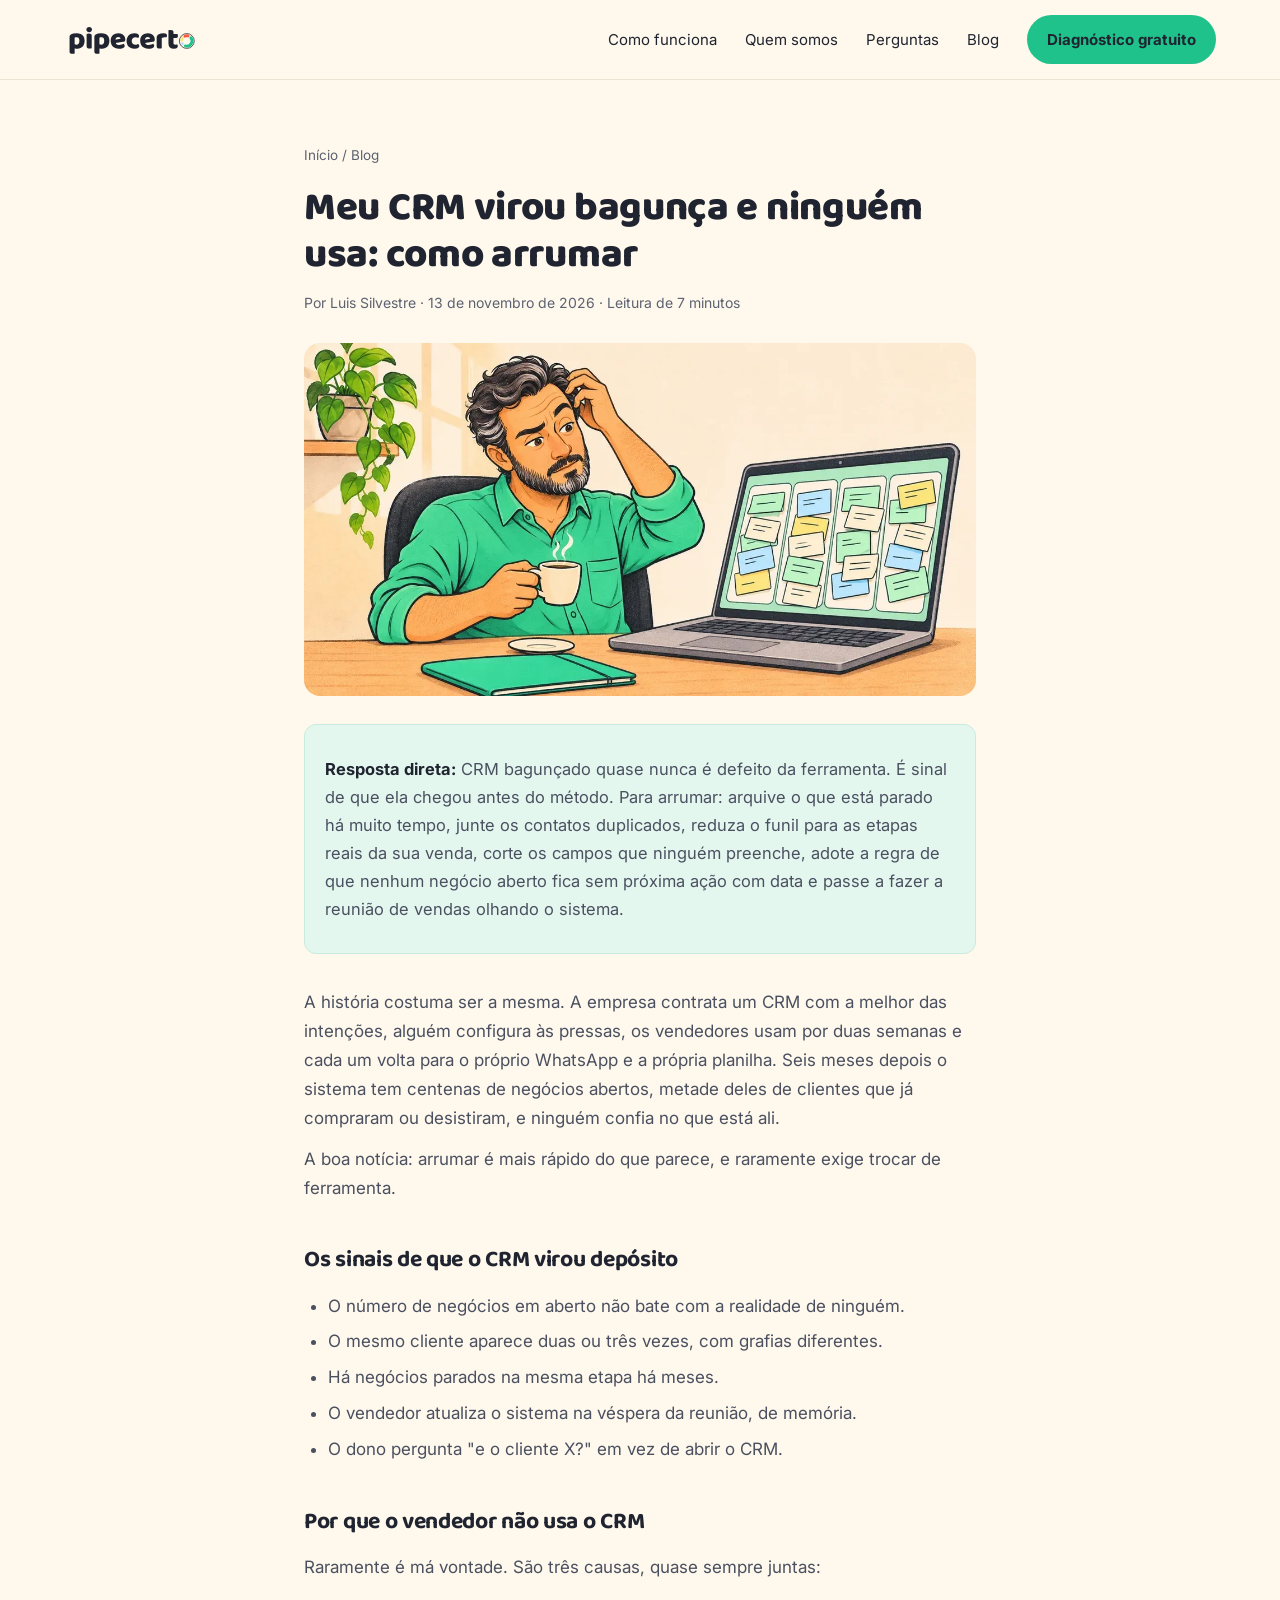
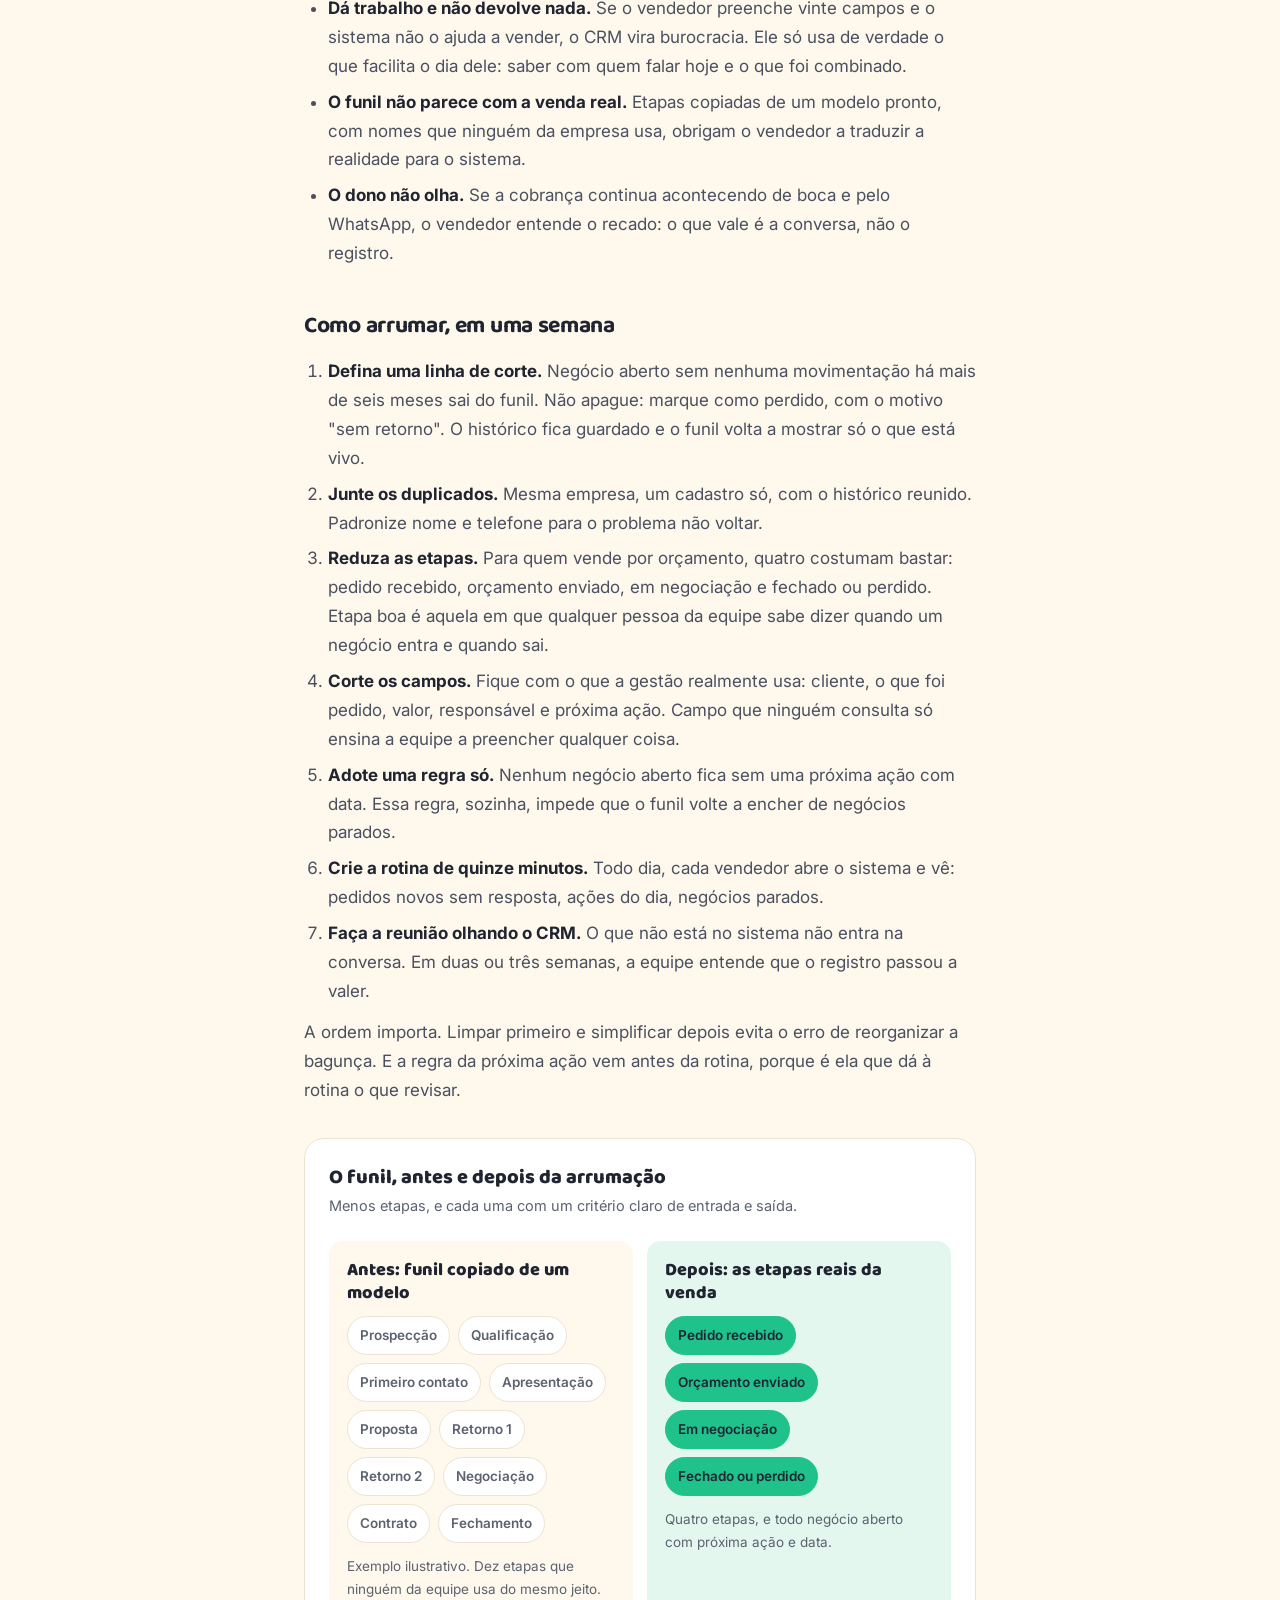
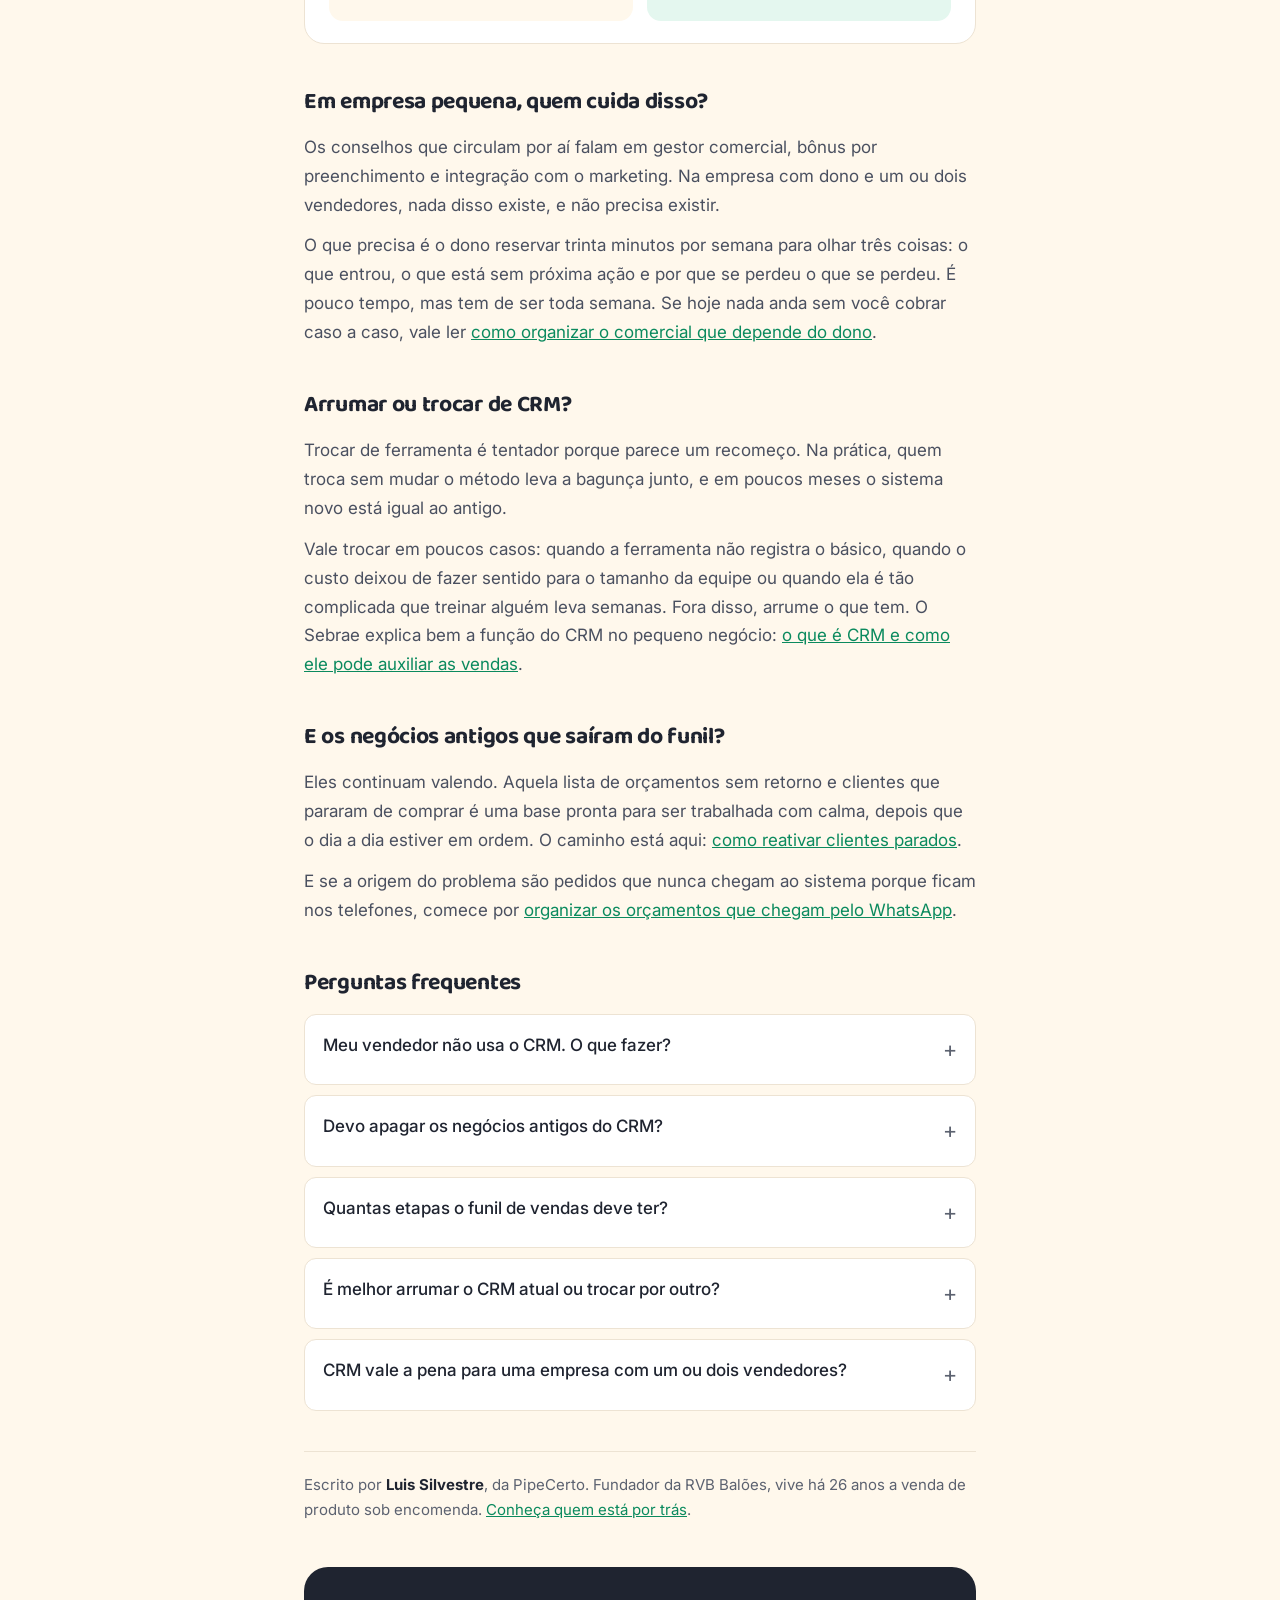
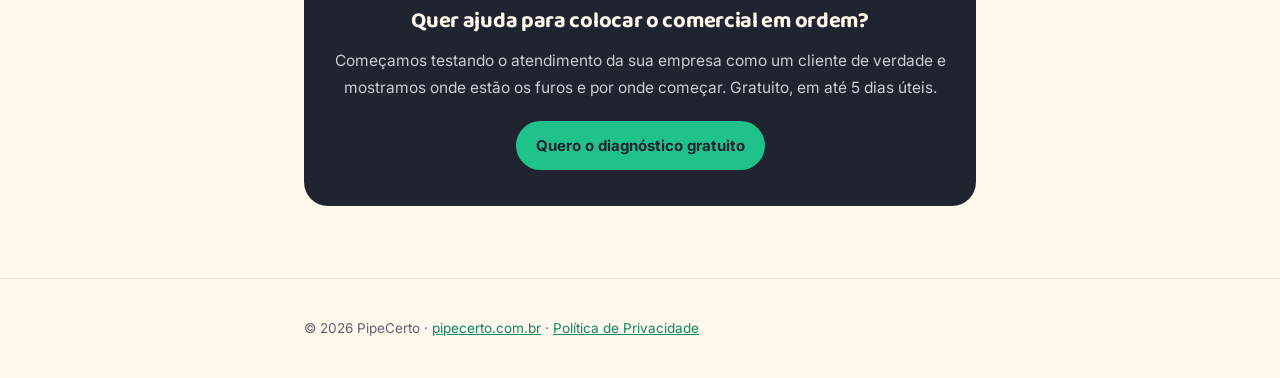
<file: blog/crm-baguncado-ninguem-usa/index.html>
<!doctype html>
<html lang="pt-BR">
<head>
<meta charset="utf-8">
<meta name="viewport" content="width=device-width, initial-scale=1.0">
<title>Meu CRM virou bagunça e ninguém usa: como arrumar | PipeCerto</title>
<meta name="description" content="CRM cheio de negócios parados, contatos duplicados e vendedor que não usa? Veja por que isso acontece e um passo a passo de uma semana para arrumar, sem trocar de ferramenta.">
<link rel="canonical" href="https://pipecerto.com.br/blog/crm-baguncado-ninguem-usa/">
<meta property="og:type" content="article">
<meta property="og:locale" content="pt_BR">
<meta property="og:site_name" content="PipeCerto">
<meta property="og:title" content="Meu CRM virou bagunça e ninguém usa: como arrumar">
<meta property="og:description" content="Por que o CRM vira depósito e como arrumar em uma semana: linha de corte, etapas reais, poucos campos e a regra da próxima ação.">
<meta property="og:image" content="https://pipecerto.com.br/blog/crm-baguncado-ninguem-usa/crm-baguncado-ninguem-usa.jpg">
<meta property="og:image:alt" content="Ilustração de um dono de empresa coçando a cabeça diante do notebook, com a tela do CRM cheia de cartões tortos e desalinhados.">
<meta property="og:image:width" content="1200">
<meta property="og:image:height" content="630">
<meta name="twitter:card" content="summary_large_image">
<meta property="og:url" content="https://pipecerto.com.br/blog/crm-baguncado-ninguem-usa/">
<script type="application/ld+json">
{
  "@context": "https://schema.org",
  "@graph": [
    {
      "@type": "Article",
      "@id": "https://pipecerto.com.br/blog/crm-baguncado-ninguem-usa/#artigo",
      "headline": "Meu CRM virou bagunça e ninguém usa: como arrumar",
      "description": "Por que o CRM vira depósito e como arrumar em uma semana: linha de corte, etapas reais, poucos campos e a regra da próxima ação.",
      "image": {"@type": "ImageObject", "@id": "https://pipecerto.com.br/blog/crm-baguncado-ninguem-usa/#capa", "url": "https://pipecerto.com.br/blog/crm-baguncado-ninguem-usa/crm-baguncado-ninguem-usa.jpg", "contentUrl": "https://pipecerto.com.br/blog/crm-baguncado-ninguem-usa/crm-baguncado-ninguem-usa.jpg", "width": 1200, "height": 630, "caption": "Ilustração de um dono de empresa coçando a cabeça diante do notebook, com a tela do CRM cheia de cartões tortos e desalinhados.", "name": "Meu CRM virou bagunça e ninguém usa", "creditText": "PipeCerto", "creator": {"@id": "https://pipecerto.com.br/#organizacao"}, "copyrightNotice": "© 2026 PipeCerto"},
      "inLanguage": "pt-BR",
      "datePublished": "2026-11-13",
      "dateModified": "2026-11-13",
      "author": {
        "@type": "Person",
        "@id": "https://pipecerto.com.br/#luis-silvestre",
        "name": "Luis Silvestre",
        "jobTitle": "Fundador da RVB Balões",
        "description": "Fundador da RVB Balões, com 26 anos de experiência em venda de produto sob encomenda. Um dos responsáveis pela PipeCerto.",
        "url": "https://pipecerto.com.br/#quem-somos",
        "worksFor": {
          "@id": "https://pipecerto.com.br/#organizacao"
        }
      },
      "publisher": {
        "@type": "Organization",
        "@id": "https://pipecerto.com.br/#organizacao",
        "name": "PipeCerto"
      },
      "mainEntityOfPage": "https://pipecerto.com.br/blog/crm-baguncado-ninguem-usa/"
    },
    {
      "@type": "FAQPage",
      "@id": "https://pipecerto.com.br/blog/crm-baguncado-ninguem-usa/#faq",
      "mainEntity": [
        {
          "@type": "Question",
          "name": "Meu vendedor não usa o CRM. O que fazer?",
          "acceptedAnswer": {
            "@type": "Answer",
            "text": "Antes de cobrar, reduza o esforço: poucas etapas, poucos campos e uma regra única, a de que todo negócio aberto tem uma próxima ação com data. Depois, passe a fazer a reunião de vendas olhando o sistema. Quando o registro vira a base da conversa com o dono, o uso deixa de ser opcional."
          }
        },
        {
          "@type": "Question",
          "name": "Devo apagar os negócios antigos do CRM?",
          "acceptedAnswer": {
            "@type": "Answer",
            "text": "Não apague. Marque como perdidos, com o motivo, tudo o que está sem movimentação há mais de seis meses. Assim o funil mostra só o que está vivo e o histórico continua disponível para uma reativação futura."
          }
        },
        {
          "@type": "Question",
          "name": "Quantas etapas o funil de vendas deve ter?",
          "acceptedAnswer": {
            "@type": "Answer",
            "text": "Para quem vende por orçamento, quatro costumam bastar: pedido recebido, orçamento enviado, em negociação e fechado ou perdido. Mais do que isso só se cada etapa extra tiver um critério claro de entrada e saída que a equipe inteira conheça."
          }
        },
        {
          "@type": "Question",
          "name": "É melhor arrumar o CRM atual ou trocar por outro?",
          "acceptedAnswer": {
            "@type": "Answer",
            "text": "Na maioria dos casos, arrumar. A troca sem mudança de método leva a bagunça para a ferramenta nova. Trocar faz sentido quando o sistema não registra o básico, quando o custo não cabe no tamanho da equipe ou quando é complicado demais para o uso diário."
          }
        },
        {
          "@type": "Question",
          "name": "CRM vale a pena para uma empresa com um ou dois vendedores?",
          "acceptedAnswer": {
            "@type": "Answer",
            "text": "Vale quando o volume de orçamentos já não cabe na memória nem na planilha, ou quando o dono precisa enxergar o comercial sem perguntar caso a caso. Com poucos pedidos por mês, uma planilha disciplinada resolve. O que decide é a rotina de uso, não a ferramenta."
          }
        }
      ]
    },
    {
      "@type": "BreadcrumbList",
      "itemListElement": [
        {
          "@type": "ListItem",
          "position": 1,
          "name": "Início",
          "item": "https://pipecerto.com.br/"
        },
        {
          "@type": "ListItem",
          "position": 2,
          "name": "Blog",
          "item": "https://pipecerto.com.br/blog/"
        },
        {
          "@type": "ListItem",
          "position": 3,
          "name": "CRM bagunçado: como arrumar"
        }
      ]
    }
  ]
}
</script>
<link rel="preconnect" href="https://fonts.googleapis.com">
<link rel="preconnect" href="https://fonts.gstatic.com" crossorigin>
<link href="https://fonts.googleapis.com/css2?family=Baloo+2:wght@600;700;800&family=Inter:wght@400;500;600;700&display=swap" rel="stylesheet">
<link rel="icon" type="image/svg+xml" href="https://pipecerto.com.br/favicon.svg?v=3">
<link rel="icon" type="image/png" sizes="96x96" href="https://pipecerto.com.br/favicon.png?v=3">
<link rel="shortcut icon" href="https://pipecerto.com.br/favicon.ico?v=3">
<link rel="stylesheet" href="../_base.css?v=10">
</head>
<body>
<header>
  <div class="header-inner">
    <a class="logo" href="https://pipecerto.com.br/" aria-label="PipeCerto"><svg width="135" height="40" viewBox="0 0 135.02 39.50" aria-hidden="true"><path d="M13.09 28.45Q15.25 28.45 16.945 27.549999999999997Q18.64 26.65 19.630000000000003 24.91Q20.62 23.17 20.62 20.62Q20.62 17.950000000000003 19.6 16.255000000000003Q18.58 14.56 16.75 13.765Q14.92 12.97 12.49 12.97Q10.719999999999999 12.97 9.25 13.345Q7.779999999999999 13.72 6.85 14.32Q6.25 14.71 5.905 15.25Q5.5600000000000005 15.790000000000001 5.5600000000000005 16.6V26.35H10.629999999999999V17.41Q10.96 17.23 11.440000000000001 17.095Q11.92 16.96 12.49 16.96Q13.45 16.96 14.094999999999999 17.35Q14.74 17.740000000000002 15.07 18.535Q15.4 19.33 15.4 20.62Q15.4 22.48 14.605 23.455Q13.81 24.43 12.31 24.43Q11.469999999999999 24.43 10.809999999999999 24.1Q10.149999999999999 23.77 9.64 23.38V27.64Q10.36 27.97 11.184999999999999 28.21Q12.01 28.45 13.09 28.45ZM10.66 25.12H5.5600000000000005V31.21Q5.5600000000000005 32.59 6.235 33.1Q6.91 33.61 8.379999999999999 33.61Q9.1 33.61 9.715 33.519999999999996Q10.33 33.43 10.66 33.34ZM22.39 9.370000000000001Q22.39 8.23 23.17 7.450000000000001Q23.95 6.670000000000002 25.18 6.670000000000002Q26.41 6.670000000000002 27.189999999999998 7.450000000000001Q27.97 8.23 27.97 9.370000000000001Q27.97 10.48 27.189999999999998 11.275Q26.41 12.07 25.18 12.07Q23.95 12.07 23.17 11.275Q22.39 10.48 22.39 9.370000000000001ZM22.63 20.08H27.729999999999997V27.97Q27.4 28.06 26.784999999999997 28.15Q26.169999999999998 28.24 25.45 28.24Q23.98 28.24 23.305 27.729999999999997Q22.63 27.22 22.63 25.84ZM27.729999999999997 22.75H22.63V13.63Q22.96 13.540000000000001 23.575 13.450000000000001Q24.189999999999998 13.360000000000001 24.91 13.360000000000001Q26.41 13.360000000000001 27.07 13.855Q27.729999999999997 14.35 27.729999999999997 15.76ZM37.9 28.45Q40.06 28.45 41.754999999999995 27.549999999999997Q43.449999999999996 26.65 44.44 24.91Q45.43 23.17 45.43 20.62Q45.43 17.950000000000003 44.41 16.255000000000003Q43.39 14.56 41.56 13.765Q39.73 12.97 37.3 12.97Q35.53 12.97 34.06 13.345Q32.589999999999996 13.72 31.66 14.32Q31.06 14.71 30.714999999999996 15.25Q30.369999999999997 15.790000000000001 30.369999999999997 16.6V26.35H35.44V17.41Q35.769999999999996 17.23 36.25 17.095Q36.73 16.96 37.3 16.96Q38.26 16.96 38.905 17.35Q39.55 17.740000000000002 39.879999999999995 18.535Q40.21 19.33 40.21 20.62Q40.21 22.48 39.415 23.455Q38.62 24.43 37.12 24.43Q36.28 24.43 35.620000000000005 24.1Q34.96 23.77 34.449999999999996 23.38V27.64Q35.17 27.97 35.995000000000005 28.21Q36.82 28.45 37.9 28.45ZM35.47 25.12H30.369999999999997V31.21Q30.369999999999997 32.59 31.044999999999998 33.1Q31.72 33.61 33.19 33.61Q33.91 33.61 34.525 33.519999999999996Q35.14 33.43 35.47 33.34ZM49.78 22.990000000000002 49.599999999999994 19.630000000000003 56.53 18.490000000000002Q56.47 17.89 55.93 17.29Q55.39 16.69 54.25 16.69Q53.05 16.69 52.254999999999995 17.47Q51.46 18.25 51.4 19.689999999999998L51.58 22.21Q51.879999999999995 23.59 52.94499999999999 24.130000000000003Q54.01 24.67 55.33 24.67Q56.589999999999996 24.67 57.73 24.340000000000003Q58.87 24.01 59.559999999999995 23.62Q60.04 23.92 60.37 24.46Q60.699999999999996 25.0 60.699999999999996 25.6Q60.699999999999996 26.59 59.964999999999996 27.235Q59.23 27.88 57.94 28.18Q56.65 28.48 54.97 28.48Q52.629999999999995 28.48 50.754999999999995 27.595Q48.879999999999995 26.71 47.785 24.94Q46.69 23.17 46.69 20.5Q46.69 18.52 47.334999999999994 17.08Q47.98 15.64 49.06 14.74Q50.14 13.84 51.474999999999994 13.405000000000001Q52.809999999999995 12.97 54.22 12.97Q56.349999999999994 12.97 57.94 13.795000000000002Q59.53 14.620000000000001 60.43 16.045Q61.33 17.47 61.33 19.33Q61.33 20.35 60.76 20.89Q60.19 21.43 59.17 21.58ZM71.41 16.990000000000002Q69.91 16.990000000000002 68.815 17.950000000000003Q67.72 18.91 67.72 20.77Q67.72 22.63 68.77 23.53Q69.82 24.43 71.38 24.43Q72.28 24.43 72.985 24.205Q73.69 23.98 74.16999999999999 23.740000000000002Q74.74 24.16 75.025 24.64Q75.31 25.12 75.31 25.81Q75.31 27.01 74.125 27.73Q72.94 28.45 70.75 28.45Q68.25999999999999 28.45 66.41499999999999 27.58Q64.57 26.71 63.565 24.985Q62.559999999999995 23.259999999999998 62.559999999999995 20.77Q62.559999999999995 18.130000000000003 63.67 16.405Q64.78 14.68 66.61 13.825Q68.44 12.97 70.6 12.97Q72.72999999999999 12.97 73.91499999999999 13.75Q75.1 14.530000000000001 75.1 15.76Q75.1 16.33 74.83 16.825Q74.56 17.32 74.19999999999999 17.68Q73.69 17.44 72.97 17.215000000000003Q72.25 16.990000000000002 71.41 16.990000000000002ZM79.27 22.990000000000002 79.09 19.630000000000003 86.02 18.490000000000002Q85.96 17.89 85.41999999999999 17.29Q84.88 16.69 83.74 16.69Q82.54 16.69 81.745 17.47Q80.95 18.25 80.89 19.689999999999998L81.07 22.21Q81.37 23.59 82.435 24.130000000000003Q83.5 24.67 84.82 24.67Q86.08 24.67 87.22 24.340000000000003Q88.36 24.01 89.05 23.62Q89.53 23.92 89.86 24.46Q90.19 25.0 90.19 25.6Q90.19 26.59 89.455 27.235Q88.72 27.88 87.43 28.18Q86.14 28.48 84.46 28.48Q82.12 28.48 80.245 27.595Q78.37 26.71 77.275 24.94Q76.18 23.17 76.18 20.5Q76.18 18.52 76.825 17.08Q77.47 15.64 78.55 14.74Q79.63 13.84 80.965 13.405000000000001Q82.3 12.97 83.71 12.97Q85.84 12.97 87.43 13.795000000000002Q89.02 14.620000000000001 89.91999999999999 16.045Q90.82 17.47 90.82 19.33Q90.82 20.35 90.25 20.89Q89.68 21.43 88.66 21.58ZM97.77999999999999 17.71V21.13H92.67999999999999V16.93Q92.67999999999999 16.060000000000002 93.14499999999998 15.415000000000003Q93.60999999999999 14.770000000000001 94.35999999999999 14.290000000000001Q95.41 13.66 96.82 13.33Q98.22999999999999 13.0 99.72999999999999 13.0Q102.99999999999999 13.0 102.99999999999999 15.31Q102.99999999999999 15.85 102.85 16.315Q102.69999999999999 16.78 102.49 17.11Q102.19 17.05 101.77 17.020000000000003Q101.35 16.990000000000002 100.83999999999999 16.990000000000002Q100.08999999999999 16.990000000000002 99.25 17.17Q98.41 17.35 97.77999999999999 17.71ZM92.67999999999999 20.08H97.77999999999999V27.97Q97.44999999999999 28.06 96.83499999999998 28.15Q96.21999999999998 28.24 95.49999999999999 28.24Q94.02999999999999 28.24 93.35499999999999 27.729999999999997Q92.67999999999999 27.22 92.67999999999999 25.84ZM104.47 20.08H109.50999999999999V22.990000000000002Q109.50999999999999 23.740000000000002 110.005 24.085Q110.5 24.43 111.39999999999999 24.43Q111.85 24.43 112.32999999999998 24.355Q112.80999999999999 24.28 113.16999999999999 24.16Q113.44 24.46 113.63499999999999 24.880000000000003Q113.83 25.3 113.83 25.87Q113.83 26.98 112.975 27.715Q112.11999999999999 28.45 109.96 28.45Q107.32 28.45 105.895 27.25Q104.47 26.05 104.47 23.35ZM107.77 17.65V13.75H113.44Q113.61999999999999 14.05 113.785 14.56Q113.94999999999999 15.07 113.94999999999999 15.67Q113.94999999999999 16.72 113.48499999999999 17.185Q113.02 17.65 112.24 17.65ZM109.50999999999999 20.8H104.47V10.030000000000001Q104.8 9.940000000000001 105.41499999999999 9.835Q106.03 9.73 106.72 9.73Q108.19 9.73 108.85 10.24Q109.50999999999999 10.75 109.50999999999999 12.13Z" fill="#1F2430"></path><circle cx="122.83" cy="20.73" r="7.44" fill="none" stroke="#1F2430" stroke-width="0.72"/><path d="M118.66 23.78 A5.17 5.17 0 0 1 118.25 23.14" fill="none" stroke="#BCE5FF" stroke-width="2.85" stroke-linecap="round"/><path d="M117.73 19.85 A5.17 5.17 0 0 1 118.38 18.08" fill="none" stroke="#F9E779" stroke-width="2.85" stroke-linecap="round"/><path d="M120.91 15.92 A5.17 5.17 0 0 1 124.07 15.70" fill="none" stroke="#FB5A3C" stroke-width="2.85" stroke-linecap="round"/><path d="M126.88 17.50 A5.17 5.17 0 0 1 121.38 25.69" fill="none" stroke="#1FC28A" stroke-width="2.85" stroke-linecap="round"/></svg></a>
    <nav class="bnav">
      <a class="blink" href="https://pipecerto.com.br/#como-funciona">Como funciona</a>
      <a class="blink" href="https://pipecerto.com.br/#quem-somos">Quem somos</a>
      <a class="blink" href="https://pipecerto.com.br/#perguntas">Perguntas</a>
      <a class="blink" href="https://pipecerto.com.br/blog/">Blog</a>
      <a class="btn" href="https://diagnostico.pipecerto.com.br">Diagnóstico gratuito</a>
      <details class="mnav">
        <summary aria-label="Abrir o menu"><svg width="22" height="22" viewBox="0 0 22 22" aria-hidden="true"><path d="M3 6h16M3 11h16M3 16h16" fill="none" stroke="#1F2430" stroke-width="2.4" stroke-linecap="round"/></svg></summary>
        <div class="mnav-painel">
          <a href="https://pipecerto.com.br/">Início</a>
          <a href="https://pipecerto.com.br/#como-funciona">Como funciona</a>
          <a href="https://pipecerto.com.br/#quem-somos">Quem somos</a>
          <a href="https://pipecerto.com.br/#perguntas">Perguntas</a>
          <a href="https://pipecerto.com.br/blog/">Blog</a>
          <a class="mnav-cta" href="https://diagnostico.pipecerto.com.br">Diagnóstico gratuito</a>
        </div>
      </details>
    </nav>
  </div>
</header>
<main>
<article class="container">
  <p class="crumb"><a href="https://pipecerto.com.br/">Início</a> / <a href="../">Blog</a></p>
  <h1>Meu CRM virou bagunça e ninguém usa: como arrumar</h1>
  <p class="meta">Por Luis Silvestre · 13 de novembro de 2026 · Leitura de 7 minutos</p>
  <img class="capa" src="crm-baguncado-ninguem-usa.webp" title="Meu CRM virou bagunça e ninguém usa" width="1200" height="630" alt="Ilustração de um dono de empresa coçando a cabeça diante do notebook, com a tela do CRM cheia de cartões tortos e desalinhados." fetchpriority="high">

  <div class="resposta">
    <p><strong>Resposta direta:</strong> CRM bagunçado quase nunca é defeito da ferramenta. É sinal de que ela chegou antes do método. Para arrumar: arquive o que está parado há muito tempo, junte os contatos duplicados, reduza o funil para as etapas reais da sua venda, corte os campos que ninguém preenche, adote a regra de que nenhum negócio aberto fica sem próxima ação com data e passe a fazer a reunião de vendas olhando o sistema.</p>
  </div>

  <p>A história costuma ser a mesma. A empresa contrata um CRM com a melhor das intenções, alguém configura às pressas, os vendedores usam por duas semanas e cada um volta para o próprio WhatsApp e a própria planilha. Seis meses depois o sistema tem centenas de negócios abertos, metade deles de clientes que já compraram ou desistiram, e ninguém confia no que está ali.</p>
  <p>A boa notícia: arrumar é mais rápido do que parece, e raramente exige trocar de ferramenta.</p>

  <h2>Os sinais de que o CRM virou depósito</h2>
  <ul>
    <li>O número de negócios em aberto não bate com a realidade de ninguém.</li>
    <li>O mesmo cliente aparece duas ou três vezes, com grafias diferentes.</li>
    <li>Há negócios parados na mesma etapa há meses.</li>
    <li>O vendedor atualiza o sistema na véspera da reunião, de memória.</li>
    <li>O dono pergunta "e o cliente X?" em vez de abrir o CRM.</li>
  </ul>

  <h2>Por que o vendedor não usa o CRM</h2>
  <p>Raramente é má vontade. São três causas, quase sempre juntas:</p>
  <ul>
    <li><strong>Dá trabalho e não devolve nada.</strong> Se o vendedor preenche vinte campos e o sistema não o ajuda a vender, o CRM vira burocracia. Ele só usa de verdade o que facilita o dia dele: saber com quem falar hoje e o que foi combinado.</li>
    <li><strong>O funil não parece com a venda real.</strong> Etapas copiadas de um modelo pronto, com nomes que ninguém da empresa usa, obrigam o vendedor a traduzir a realidade para o sistema.</li>
    <li><strong>O dono não olha.</strong> Se a cobrança continua acontecendo de boca e pelo WhatsApp, o vendedor entende o recado: o que vale é a conversa, não o registro.</li>
  </ul>

  <h2>Como arrumar, em uma semana</h2>
  <ol>
    <li><strong>Defina uma linha de corte.</strong> Negócio aberto sem nenhuma movimentação há mais de seis meses sai do funil. Não apague: marque como perdido, com o motivo "sem retorno". O histórico fica guardado e o funil volta a mostrar só o que está vivo.</li>
    <li><strong>Junte os duplicados.</strong> Mesma empresa, um cadastro só, com o histórico reunido. Padronize nome e telefone para o problema não voltar.</li>
    <li><strong>Reduza as etapas.</strong> Para quem vende por orçamento, quatro costumam bastar: pedido recebido, orçamento enviado, em negociação e fechado ou perdido. Etapa boa é aquela em que qualquer pessoa da equipe sabe dizer quando um negócio entra e quando sai.</li>
    <li><strong>Corte os campos.</strong> Fique com o que a gestão realmente usa: cliente, o que foi pedido, valor, responsável e próxima ação. Campo que ninguém consulta só ensina a equipe a preencher qualquer coisa.</li>
    <li><strong>Adote uma regra só.</strong> Nenhum negócio aberto fica sem uma próxima ação com data. Essa regra, sozinha, impede que o funil volte a encher de negócios parados.</li>
    <li><strong>Crie a rotina de quinze minutos.</strong> Todo dia, cada vendedor abre o sistema e vê: pedidos novos sem resposta, ações do dia, negócios parados.</li>
    <li><strong>Faça a reunião olhando o CRM.</strong> O que não está no sistema não entra na conversa. Em duas ou três semanas, a equipe entende que o registro passou a valer.</li>
  </ol>
  <p>A ordem importa. Limpar primeiro e simplificar depois evita o erro de reorganizar a bagunça. E a regra da próxima ação vem antes da rotina, porque é ela que dá à rotina o que revisar.</p>

  <figure class="info">
    <figcaption>O funil, antes e depois da arrumação</figcaption>
    <p class="sub">Menos etapas, e cada uma com um critério claro de entrada e saída.</p>
    <div class="duas">
      <div class="lado">
        <h3>Antes: funil copiado de um modelo</h3>
        <ul class="chips"><li>Prospecção</li><li>Qualificação</li><li>Primeiro contato</li><li>Apresentação</li><li>Proposta</li><li>Retorno 1</li><li>Retorno 2</li><li>Negociação</li><li>Contrato</li><li>Fechamento</li></ul>
        <p class="nota">Exemplo ilustrativo. Dez etapas que ninguém da equipe usa do mesmo jeito.</p>
      </div>
      <div class="lado dest">
        <h3>Depois: as etapas reais da venda</h3>
        <ul class="chips"><li>Pedido recebido</li><li>Orçamento enviado</li><li>Em negociação</li><li>Fechado ou perdido</li></ul>
        <p class="nota">Quatro etapas, e todo negócio aberto com próxima ação e data.</p>
      </div>
    </div>
  </figure>

  <h2>Em empresa pequena, quem cuida disso?</h2>
  <p>Os conselhos que circulam por aí falam em gestor comercial, bônus por preenchimento e integração com o marketing. Na empresa com dono e um ou dois vendedores, nada disso existe, e não precisa existir.</p>
  <p>O que precisa é o dono reservar trinta minutos por semana para olhar três coisas: o que entrou, o que está sem próxima ação e por que se perdeu o que se perdeu. É pouco tempo, mas tem de ser toda semana. Se hoje nada anda sem você cobrar caso a caso, vale ler <a href="../comercial-que-depende-do-dono/">como organizar o comercial que depende do dono</a>.</p>

  <h2>Arrumar ou trocar de CRM?</h2>
  <p>Trocar de ferramenta é tentador porque parece um recomeço. Na prática, quem troca sem mudar o método leva a bagunça junto, e em poucos meses o sistema novo está igual ao antigo.</p>
  <p>Vale trocar em poucos casos: quando a ferramenta não registra o básico, quando o custo deixou de fazer sentido para o tamanho da equipe ou quando ela é tão complicada que treinar alguém leva semanas. Fora disso, arrume o que tem. O Sebrae explica bem a função do CRM no pequeno negócio: <a href="https://www.sebrae-sc.com.br/blog/o-que-e-crm-e-como-pode-auxiliar-as-vendas-dos-pequenos-negocios">o que é CRM e como ele pode auxiliar as vendas</a>.</p>

  <h2>E os negócios antigos que saíram do funil?</h2>
  <p>Eles continuam valendo. Aquela lista de orçamentos sem retorno e clientes que pararam de comprar é uma base pronta para ser trabalhada com calma, depois que o dia a dia estiver em ordem. O caminho está aqui: <a href="../reativar-clientes-parados/">como reativar clientes parados</a>.</p>
  <p>E se a origem do problema são pedidos que nunca chegam ao sistema porque ficam nos telefones, comece por <a href="../organizar-orcamentos-whatsapp-empresa/">organizar os orçamentos que chegam pelo WhatsApp</a>.</p>

  <h2>Perguntas frequentes</h2>
  <div class="faq">
    <details>
      <summary>Meu vendedor não usa o CRM. O que fazer?<span class="mais">+</span></summary>
      <p class="r">Antes de cobrar, reduza o esforço: poucas etapas, poucos campos e uma regra única, a de que todo negócio aberto tem uma próxima ação com data. Depois, passe a fazer a reunião de vendas olhando o sistema. Quando o registro vira a base da conversa com o dono, o uso deixa de ser opcional.</p>
    </details>
    <details>
      <summary>Devo apagar os negócios antigos do CRM?<span class="mais">+</span></summary>
      <p class="r">Não apague. Marque como perdidos, com o motivo, tudo o que está sem movimentação há mais de seis meses. Assim o funil mostra só o que está vivo e o histórico continua disponível para uma reativação futura.</p>
    </details>
    <details>
      <summary>Quantas etapas o funil de vendas deve ter?<span class="mais">+</span></summary>
      <p class="r">Para quem vende por orçamento, quatro costumam bastar: pedido recebido, orçamento enviado, em negociação e fechado ou perdido. Mais do que isso só se cada etapa extra tiver um critério claro de entrada e saída que a equipe inteira conheça.</p>
    </details>
    <details>
      <summary>É melhor arrumar o CRM atual ou trocar por outro?<span class="mais">+</span></summary>
      <p class="r">Na maioria dos casos, arrumar. A troca sem mudança de método leva a bagunça para a ferramenta nova. Trocar faz sentido quando o sistema não registra o básico, quando o custo não cabe no tamanho da equipe ou quando é complicado demais para o uso diário.</p>
    </details>
    <details>
      <summary>CRM vale a pena para uma empresa com um ou dois vendedores?<span class="mais">+</span></summary>
      <p class="r">Vale quando o volume de orçamentos já não cabe na memória nem na planilha, ou quando o dono precisa enxergar o comercial sem perguntar caso a caso. Com poucos pedidos por mês, uma planilha disciplinada resolve. O que decide é a rotina de uso, não a ferramenta.</p>
    </details>
  </div>

  <p class="autor">Escrito por <strong>Luis Silvestre</strong>, da PipeCerto. Fundador da RVB Balões, vive há 26 anos a venda de produto sob encomenda. <a href="https://pipecerto.com.br/#quem-somos">Conheça quem está por trás</a>.</p>

  <div class="cta">
    <h3>Quer ajuda para colocar o comercial em ordem?</h3>
    <p>Começamos testando o atendimento da sua empresa como um cliente de verdade e mostramos onde estão os furos e por onde começar. Gratuito, em até 5 dias úteis.</p>
    <a class="btn" href="https://diagnostico.pipecerto.com.br">Quero o diagnóstico gratuito</a>
  </div>
</article>
</main>
<footer>
  <div class="container"><p>© 2026 PipeCerto · <a href="https://pipecerto.com.br/">pipecerto.com.br</a> · <a href="https://pipecerto.com.br/privacidade/">Política de Privacidade</a></p></div>
</footer>
<script>(function(){var m=document.querySelector(".mnav");if(!m)return;m.addEventListener("click",function(e){if(e.target.closest("a"))m.removeAttribute("open")});document.addEventListener("click",function(e){if(m.open&&!m.contains(e.target))m.removeAttribute("open")})})();</script>
</body>
</html>
</file>
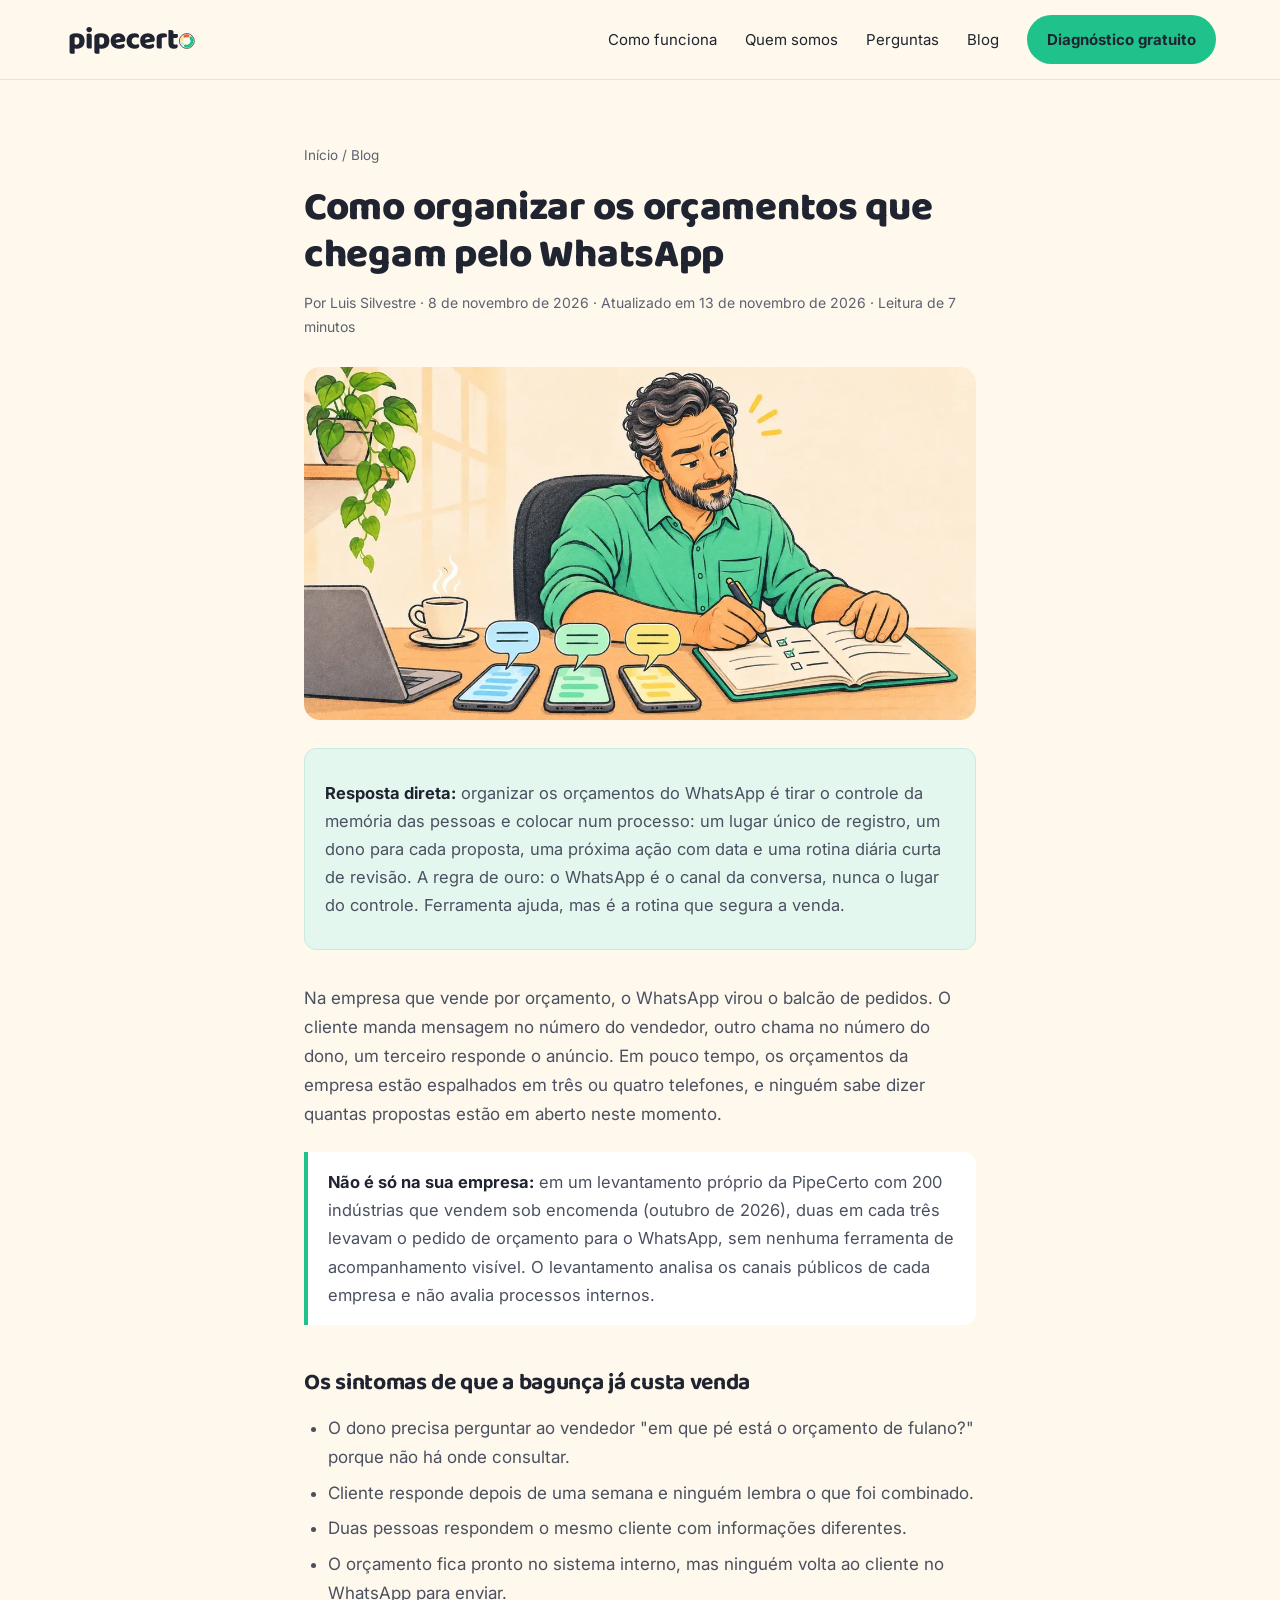
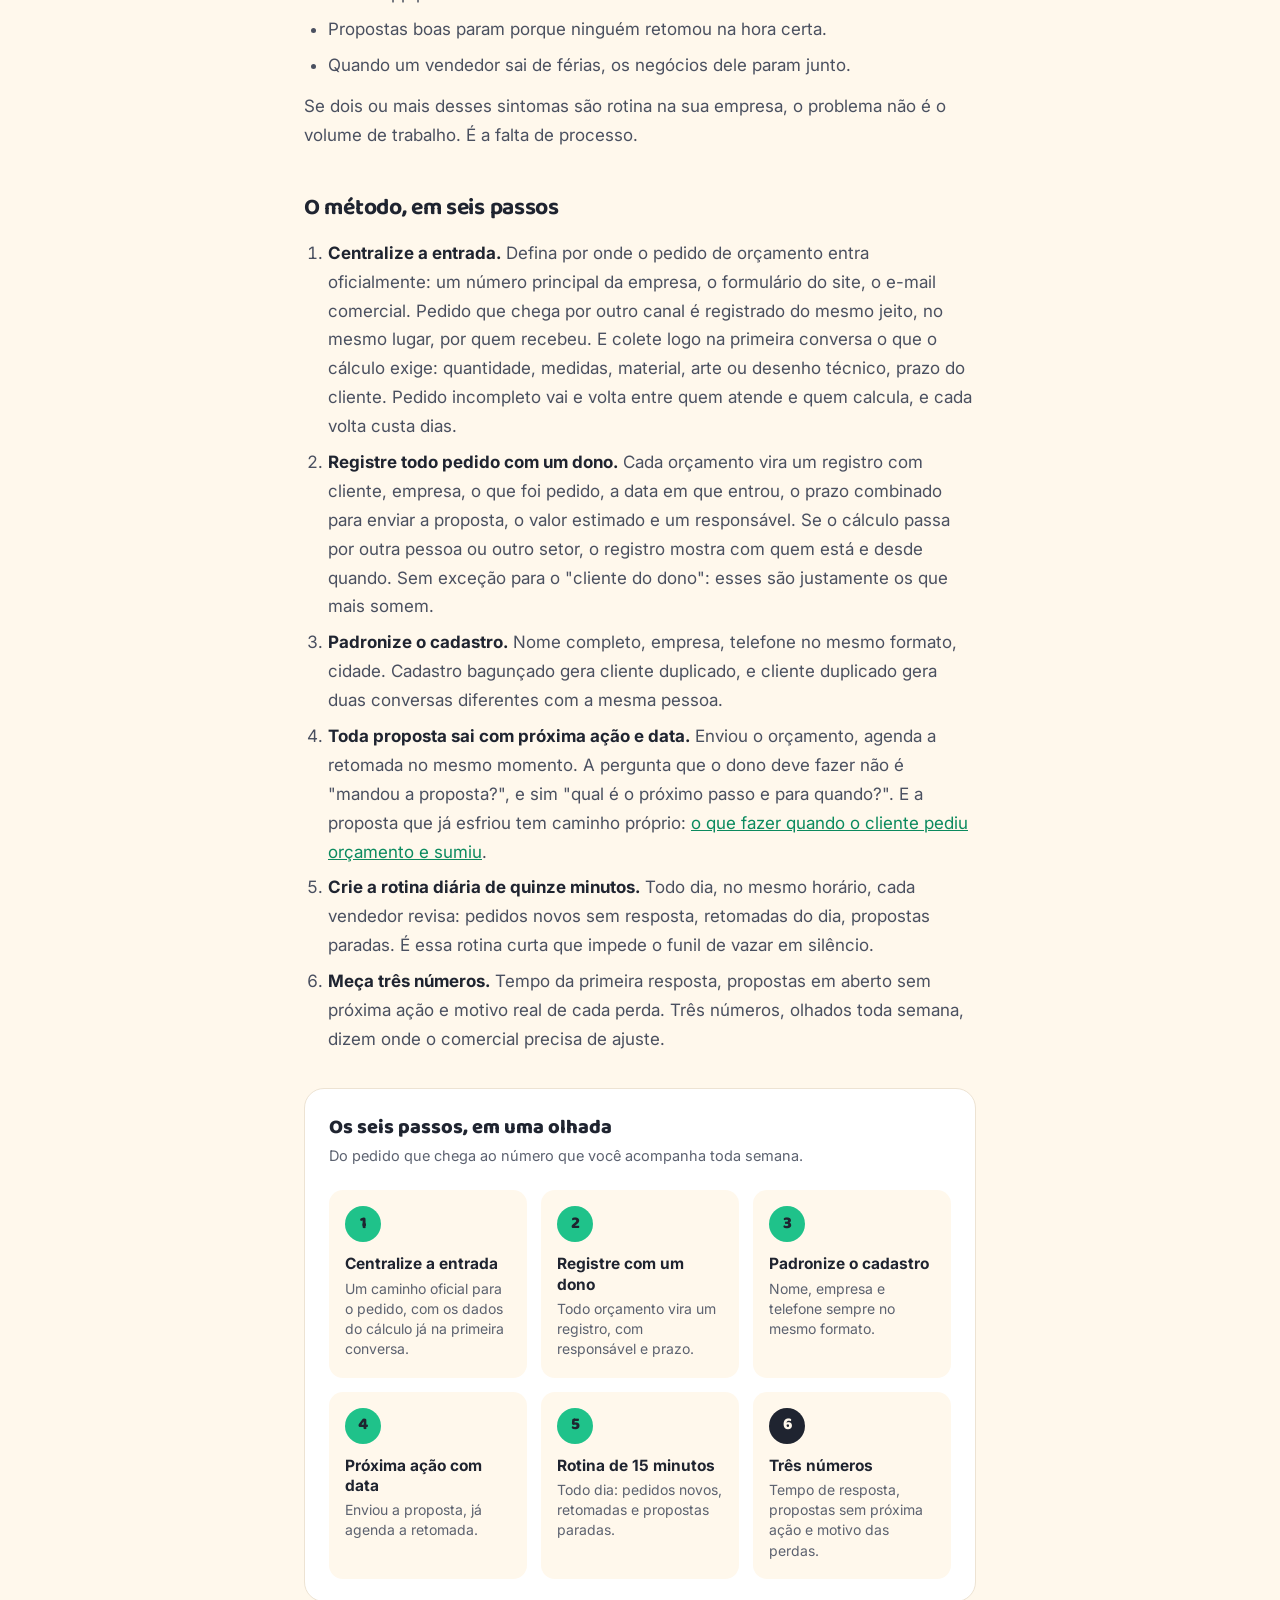
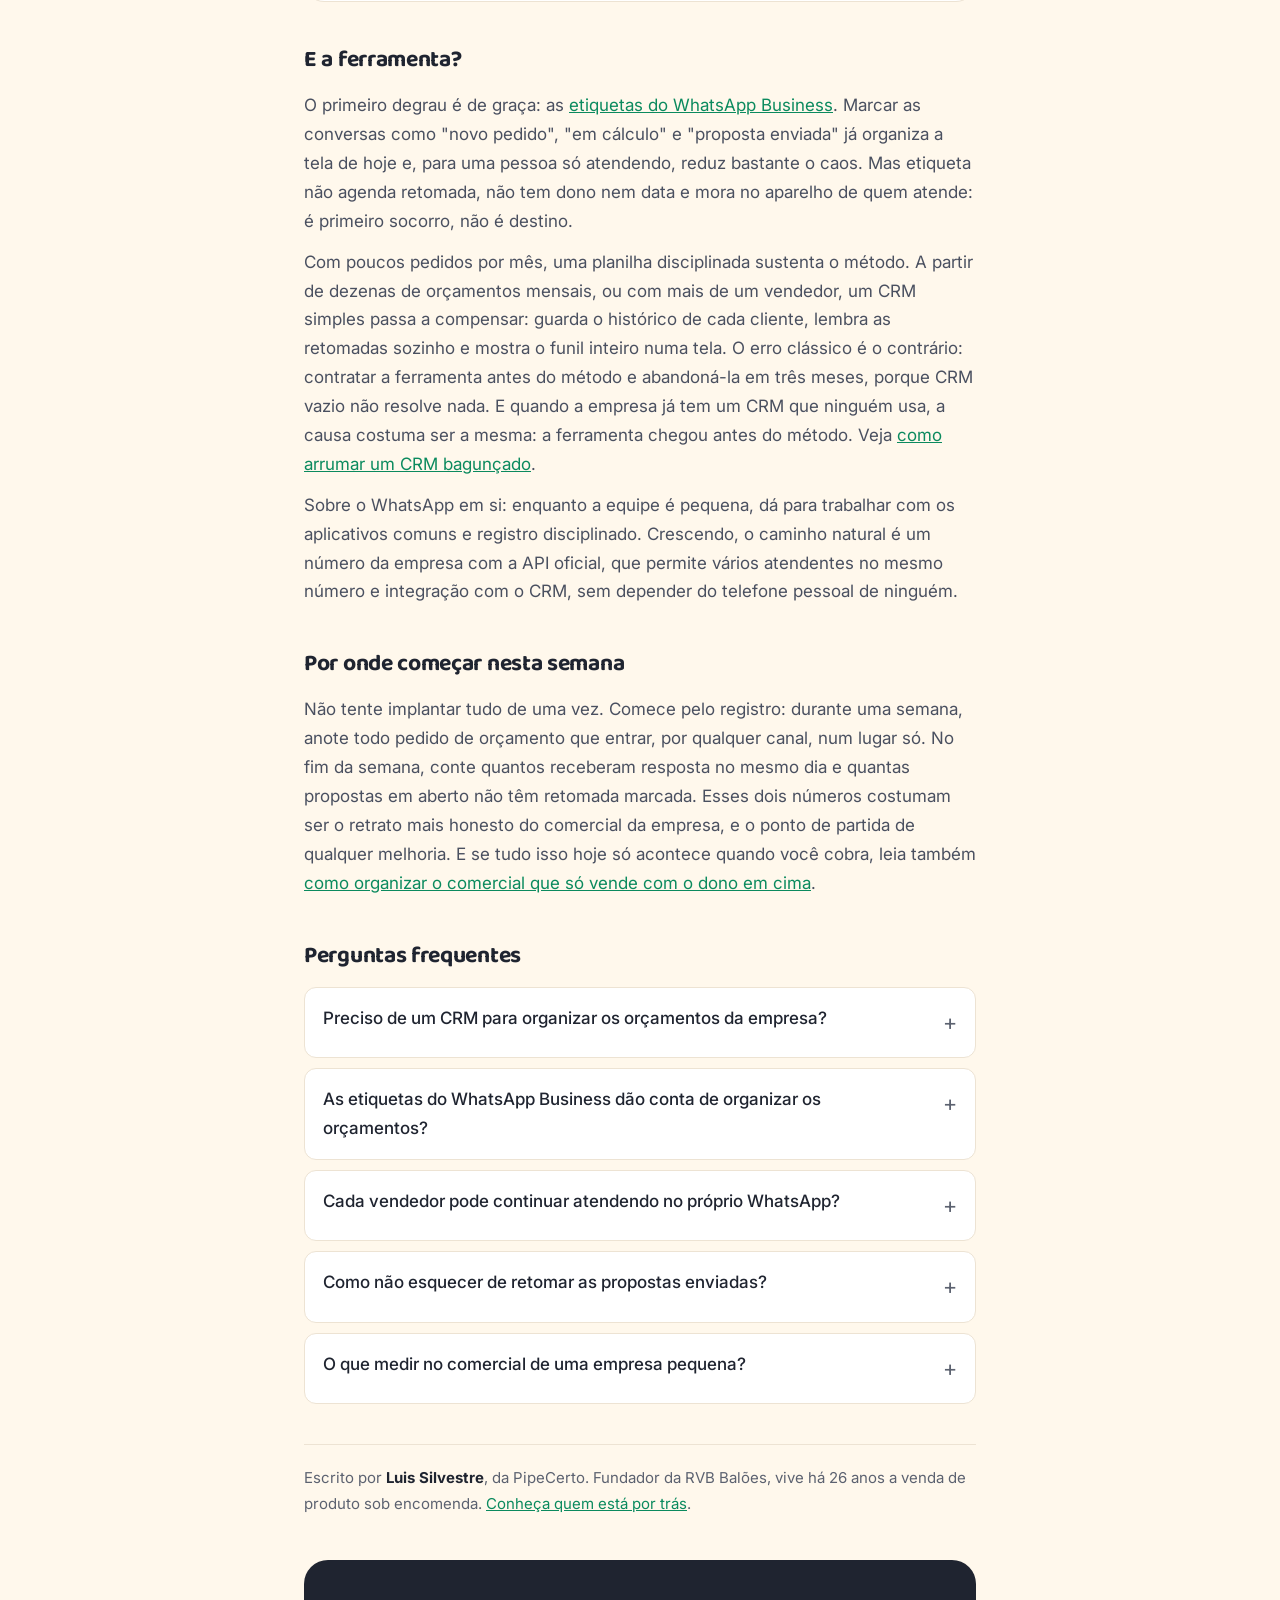
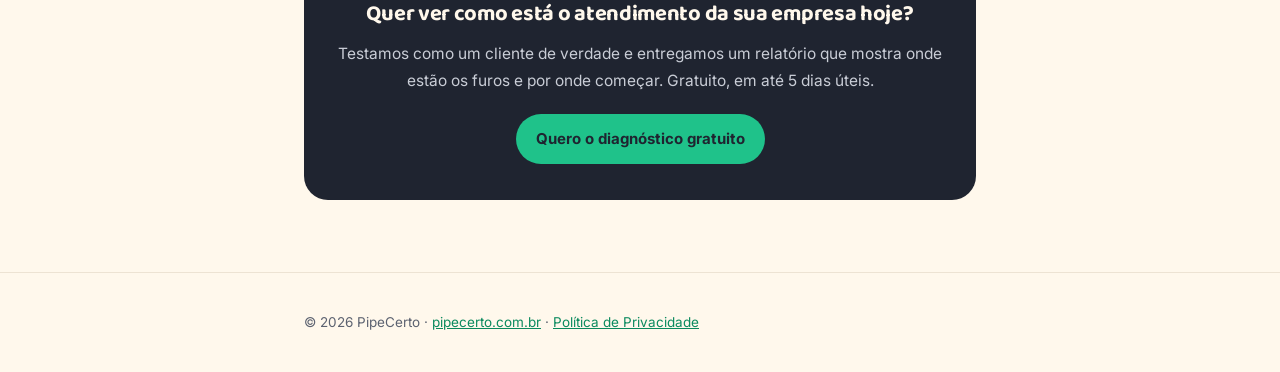
<file: blog/organizar-orcamentos-whatsapp-empresa/index.html>
<!doctype html>
<html lang="pt-BR">
<head>
<meta charset="utf-8">
<meta name="viewport" content="width=device-width, initial-scale=1.0">
<title>Como organizar os orçamentos que chegam pelo WhatsApp | PipeCerto</title>
<meta name="description" content="Orçamentos espalhados no WhatsApp do dono e dos vendedores? Um método prático em seis passos para centralizar os pedidos, dar dono a cada proposta e parar de perder venda por esquecimento.">
<link rel="canonical" href="https://pipecerto.com.br/blog/organizar-orcamentos-whatsapp-empresa/">
<meta property="og:type" content="article">
<meta property="og:locale" content="pt_BR">
<meta property="og:site_name" content="PipeCerto">
<meta property="og:title" content="Como organizar os orçamentos que chegam pelo WhatsApp">
<meta property="og:description" content="Seis passos práticos para centralizar os pedidos de orçamento, dar dono a cada proposta e parar de perder venda por esquecimento.">
<meta property="og:image" content="https://pipecerto.com.br/blog/organizar-orcamentos-whatsapp-empresa/organizar-orcamentos-whatsapp.jpg">
<meta property="og:image:alt" content="Ilustração de um dono de empresa à mesa, com três celulares recebendo mensagens, anotando os pedidos de orçamento em um caderno, todos em um lugar só.">
<meta property="og:image:width" content="1200">
<meta property="og:image:height" content="630">
<meta name="twitter:card" content="summary_large_image">
<meta property="og:url" content="https://pipecerto.com.br/blog/organizar-orcamentos-whatsapp-empresa/">
<script type="application/ld+json">
{
  "@context": "https://schema.org",
  "@graph": [
    {
      "@type": "Article",
      "@id": "https://pipecerto.com.br/blog/organizar-orcamentos-whatsapp-empresa/#artigo",
      "headline": "Como organizar os orçamentos que chegam pelo WhatsApp",
      "description": "Seis passos práticos para centralizar os pedidos de orçamento que chegam pelo WhatsApp, dar dono a cada proposta e parar de perder venda por esquecimento.",
      "image": {"@type": "ImageObject", "@id": "https://pipecerto.com.br/blog/organizar-orcamentos-whatsapp-empresa/#capa", "url": "https://pipecerto.com.br/blog/organizar-orcamentos-whatsapp-empresa/organizar-orcamentos-whatsapp.jpg", "contentUrl": "https://pipecerto.com.br/blog/organizar-orcamentos-whatsapp-empresa/organizar-orcamentos-whatsapp.jpg", "width": 1200, "height": 630, "caption": "Ilustração de um dono de empresa à mesa, com três celulares recebendo mensagens, anotando os pedidos de orçamento em um caderno, todos em um lugar só.", "name": "Como organizar os orçamentos que chegam pelo WhatsApp", "creditText": "PipeCerto", "creator": {"@id": "https://pipecerto.com.br/#organizacao"}, "copyrightNotice": "© 2026 PipeCerto"},
      "inLanguage": "pt-BR",
      "datePublished": "2026-11-08",
      "dateModified": "2026-11-13",
      "author": {"@type": "Person", "@id": "https://pipecerto.com.br/#luis-silvestre", "name": "Luis Silvestre", "jobTitle": "Fundador da RVB Balões", "description": "Fundador da RVB Balões, com 26 anos de experiência em venda de produto sob encomenda. Um dos responsáveis pela PipeCerto.", "url": "https://pipecerto.com.br/#quem-somos", "worksFor": {"@id": "https://pipecerto.com.br/#organizacao"}},
      "publisher": {"@type": "Organization", "@id": "https://pipecerto.com.br/#organizacao", "name": "PipeCerto"},
      "mainEntityOfPage": "https://pipecerto.com.br/blog/organizar-orcamentos-whatsapp-empresa/"
    },
    {
      "@type": "FAQPage",
      "@id": "https://pipecerto.com.br/blog/organizar-orcamentos-whatsapp-empresa/#faq",
      "mainEntity": [
        {"@type": "Question", "name": "Preciso de um CRM para organizar os orçamentos da empresa?", "acceptedAnswer": {"@type": "Answer", "text": "Para poucos pedidos por mês, uma planilha disciplinada resolve o começo. A partir de dezenas de orçamentos por mês, ou com mais de um vendedor, um CRM simples compensa: ele guarda histórico, lembra as retomadas e mostra o funil inteiro. Mais importante que a ferramenta é a rotina de usar."}},
        {"@type": "Question", "name": "As etiquetas do WhatsApp Business dão conta de organizar os orçamentos?", "acceptedAnswer": {"@type": "Answer", "text": "Ajudam no primeiro momento: separar novo pedido, em cálculo e proposta enviada já melhora a visão de quem atende. O limite é que etiqueta não agenda retomada, não registra prazo nem responsável e fica presa no aparelho. Funciona como primeiro passo enquanto o volume é pequeno; o controle de verdade precisa viver fora do chat."}},
        {"@type": "Question", "name": "Cada vendedor pode continuar atendendo no próprio WhatsApp?", "acceptedAnswer": {"@type": "Answer", "text": "Pode, desde que o registro não more só no telefone. O risco do WhatsApp pessoal é a empresa perder histórico e contatos quando o vendedor sai ou troca de aparelho. O caminho é registrar cada pedido num lugar central e, quando fizer sentido, migrar para um número da empresa com API, que permite vários atendentes e integração com o CRM."}},
        {"@type": "Question", "name": "Como não esquecer de retomar as propostas enviadas?", "acceptedAnswer": {"@type": "Answer", "text": "Nenhuma proposta pode ficar sem uma próxima ação com data e responsável. Na prática: ao enviar o orçamento, já se agenda a retomada. Uma rotina diária curta, de quinze minutos, revisando as propostas em aberto, elimina o esquecimento que derruba a maioria das vendas."}},
        {"@type": "Question", "name": "O que medir no comercial de uma empresa pequena?", "acceptedAnswer": {"@type": "Answer", "text": "Três números já mudam a gestão: tempo da primeira resposta ao pedido de orçamento, quantidade de propostas em aberto sem próxima ação marcada, e motivo real de cada negócio perdido. Com esses três, o dono enxerga onde o funil vaza sem precisar de relatório complexo."}}
      ]
    },
    {
      "@type": "BreadcrumbList",
      "itemListElement": [
        {"@type": "ListItem", "position": 1, "name": "Início", "item": "https://pipecerto.com.br/"},
        {"@type": "ListItem", "position": 2, "name": "Blog", "item": "https://pipecerto.com.br/blog/"},
        {"@type": "ListItem", "position": 3, "name": "Como organizar os orçamentos no WhatsApp"}
      ]
    }
  ]
}
</script>
<link rel="preconnect" href="https://fonts.googleapis.com">
<link rel="preconnect" href="https://fonts.gstatic.com" crossorigin>
<link href="https://fonts.googleapis.com/css2?family=Baloo+2:wght@600;700;800&family=Inter:wght@400;500;600;700&display=swap" rel="stylesheet">
<link rel="icon" type="image/svg+xml" href="https://pipecerto.com.br/favicon.svg?v=3">
<link rel="icon" type="image/png" sizes="96x96" href="https://pipecerto.com.br/favicon.png?v=3">
<link rel="shortcut icon" href="https://pipecerto.com.br/favicon.ico?v=3">
<link rel="stylesheet" href="../_base.css?v=10">
</head>
<body>
<header>
  <div class="header-inner">
    <a class="logo" href="https://pipecerto.com.br/" aria-label="PipeCerto"><svg width="135" height="40" viewBox="0 0 135.02 39.50" aria-hidden="true"><path d="M13.09 28.45Q15.25 28.45 16.945 27.549999999999997Q18.64 26.65 19.630000000000003 24.91Q20.62 23.17 20.62 20.62Q20.62 17.950000000000003 19.6 16.255000000000003Q18.58 14.56 16.75 13.765Q14.92 12.97 12.49 12.97Q10.719999999999999 12.97 9.25 13.345Q7.779999999999999 13.72 6.85 14.32Q6.25 14.71 5.905 15.25Q5.5600000000000005 15.790000000000001 5.5600000000000005 16.6V26.35H10.629999999999999V17.41Q10.96 17.23 11.440000000000001 17.095Q11.92 16.96 12.49 16.96Q13.45 16.96 14.094999999999999 17.35Q14.74 17.740000000000002 15.07 18.535Q15.4 19.33 15.4 20.62Q15.4 22.48 14.605 23.455Q13.81 24.43 12.31 24.43Q11.469999999999999 24.43 10.809999999999999 24.1Q10.149999999999999 23.77 9.64 23.38V27.64Q10.36 27.97 11.184999999999999 28.21Q12.01 28.45 13.09 28.45ZM10.66 25.12H5.5600000000000005V31.21Q5.5600000000000005 32.59 6.235 33.1Q6.91 33.61 8.379999999999999 33.61Q9.1 33.61 9.715 33.519999999999996Q10.33 33.43 10.66 33.34ZM22.39 9.370000000000001Q22.39 8.23 23.17 7.450000000000001Q23.95 6.670000000000002 25.18 6.670000000000002Q26.41 6.670000000000002 27.189999999999998 7.450000000000001Q27.97 8.23 27.97 9.370000000000001Q27.97 10.48 27.189999999999998 11.275Q26.41 12.07 25.18 12.07Q23.95 12.07 23.17 11.275Q22.39 10.48 22.39 9.370000000000001ZM22.63 20.08H27.729999999999997V27.97Q27.4 28.06 26.784999999999997 28.15Q26.169999999999998 28.24 25.45 28.24Q23.98 28.24 23.305 27.729999999999997Q22.63 27.22 22.63 25.84ZM27.729999999999997 22.75H22.63V13.63Q22.96 13.540000000000001 23.575 13.450000000000001Q24.189999999999998 13.360000000000001 24.91 13.360000000000001Q26.41 13.360000000000001 27.07 13.855Q27.729999999999997 14.35 27.729999999999997 15.76ZM37.9 28.45Q40.06 28.45 41.754999999999995 27.549999999999997Q43.449999999999996 26.65 44.44 24.91Q45.43 23.17 45.43 20.62Q45.43 17.950000000000003 44.41 16.255000000000003Q43.39 14.56 41.56 13.765Q39.73 12.97 37.3 12.97Q35.53 12.97 34.06 13.345Q32.589999999999996 13.72 31.66 14.32Q31.06 14.71 30.714999999999996 15.25Q30.369999999999997 15.790000000000001 30.369999999999997 16.6V26.35H35.44V17.41Q35.769999999999996 17.23 36.25 17.095Q36.73 16.96 37.3 16.96Q38.26 16.96 38.905 17.35Q39.55 17.740000000000002 39.879999999999995 18.535Q40.21 19.33 40.21 20.62Q40.21 22.48 39.415 23.455Q38.62 24.43 37.12 24.43Q36.28 24.43 35.620000000000005 24.1Q34.96 23.77 34.449999999999996 23.38V27.64Q35.17 27.97 35.995000000000005 28.21Q36.82 28.45 37.9 28.45ZM35.47 25.12H30.369999999999997V31.21Q30.369999999999997 32.59 31.044999999999998 33.1Q31.72 33.61 33.19 33.61Q33.91 33.61 34.525 33.519999999999996Q35.14 33.43 35.47 33.34ZM49.78 22.990000000000002 49.599999999999994 19.630000000000003 56.53 18.490000000000002Q56.47 17.89 55.93 17.29Q55.39 16.69 54.25 16.69Q53.05 16.69 52.254999999999995 17.47Q51.46 18.25 51.4 19.689999999999998L51.58 22.21Q51.879999999999995 23.59 52.94499999999999 24.130000000000003Q54.01 24.67 55.33 24.67Q56.589999999999996 24.67 57.73 24.340000000000003Q58.87 24.01 59.559999999999995 23.62Q60.04 23.92 60.37 24.46Q60.699999999999996 25.0 60.699999999999996 25.6Q60.699999999999996 26.59 59.964999999999996 27.235Q59.23 27.88 57.94 28.18Q56.65 28.48 54.97 28.48Q52.629999999999995 28.48 50.754999999999995 27.595Q48.879999999999995 26.71 47.785 24.94Q46.69 23.17 46.69 20.5Q46.69 18.52 47.334999999999994 17.08Q47.98 15.64 49.06 14.74Q50.14 13.84 51.474999999999994 13.405000000000001Q52.809999999999995 12.97 54.22 12.97Q56.349999999999994 12.97 57.94 13.795000000000002Q59.53 14.620000000000001 60.43 16.045Q61.33 17.47 61.33 19.33Q61.33 20.35 60.76 20.89Q60.19 21.43 59.17 21.58ZM71.41 16.990000000000002Q69.91 16.990000000000002 68.815 17.950000000000003Q67.72 18.91 67.72 20.77Q67.72 22.63 68.77 23.53Q69.82 24.43 71.38 24.43Q72.28 24.43 72.985 24.205Q73.69 23.98 74.16999999999999 23.740000000000002Q74.74 24.16 75.025 24.64Q75.31 25.12 75.31 25.81Q75.31 27.01 74.125 27.73Q72.94 28.45 70.75 28.45Q68.25999999999999 28.45 66.41499999999999 27.58Q64.57 26.71 63.565 24.985Q62.559999999999995 23.259999999999998 62.559999999999995 20.77Q62.559999999999995 18.130000000000003 63.67 16.405Q64.78 14.68 66.61 13.825Q68.44 12.97 70.6 12.97Q72.72999999999999 12.97 73.91499999999999 13.75Q75.1 14.530000000000001 75.1 15.76Q75.1 16.33 74.83 16.825Q74.56 17.32 74.19999999999999 17.68Q73.69 17.44 72.97 17.215000000000003Q72.25 16.990000000000002 71.41 16.990000000000002ZM79.27 22.990000000000002 79.09 19.630000000000003 86.02 18.490000000000002Q85.96 17.89 85.41999999999999 17.29Q84.88 16.69 83.74 16.69Q82.54 16.69 81.745 17.47Q80.95 18.25 80.89 19.689999999999998L81.07 22.21Q81.37 23.59 82.435 24.130000000000003Q83.5 24.67 84.82 24.67Q86.08 24.67 87.22 24.340000000000003Q88.36 24.01 89.05 23.62Q89.53 23.92 89.86 24.46Q90.19 25.0 90.19 25.6Q90.19 26.59 89.455 27.235Q88.72 27.88 87.43 28.18Q86.14 28.48 84.46 28.48Q82.12 28.48 80.245 27.595Q78.37 26.71 77.275 24.94Q76.18 23.17 76.18 20.5Q76.18 18.52 76.825 17.08Q77.47 15.64 78.55 14.74Q79.63 13.84 80.965 13.405000000000001Q82.3 12.97 83.71 12.97Q85.84 12.97 87.43 13.795000000000002Q89.02 14.620000000000001 89.91999999999999 16.045Q90.82 17.47 90.82 19.33Q90.82 20.35 90.25 20.89Q89.68 21.43 88.66 21.58ZM97.77999999999999 17.71V21.13H92.67999999999999V16.93Q92.67999999999999 16.060000000000002 93.14499999999998 15.415000000000003Q93.60999999999999 14.770000000000001 94.35999999999999 14.290000000000001Q95.41 13.66 96.82 13.33Q98.22999999999999 13.0 99.72999999999999 13.0Q102.99999999999999 13.0 102.99999999999999 15.31Q102.99999999999999 15.85 102.85 16.315Q102.69999999999999 16.78 102.49 17.11Q102.19 17.05 101.77 17.020000000000003Q101.35 16.990000000000002 100.83999999999999 16.990000000000002Q100.08999999999999 16.990000000000002 99.25 17.17Q98.41 17.35 97.77999999999999 17.71ZM92.67999999999999 20.08H97.77999999999999V27.97Q97.44999999999999 28.06 96.83499999999998 28.15Q96.21999999999998 28.24 95.49999999999999 28.24Q94.02999999999999 28.24 93.35499999999999 27.729999999999997Q92.67999999999999 27.22 92.67999999999999 25.84ZM104.47 20.08H109.50999999999999V22.990000000000002Q109.50999999999999 23.740000000000002 110.005 24.085Q110.5 24.43 111.39999999999999 24.43Q111.85 24.43 112.32999999999998 24.355Q112.80999999999999 24.28 113.16999999999999 24.16Q113.44 24.46 113.63499999999999 24.880000000000003Q113.83 25.3 113.83 25.87Q113.83 26.98 112.975 27.715Q112.11999999999999 28.45 109.96 28.45Q107.32 28.45 105.895 27.25Q104.47 26.05 104.47 23.35ZM107.77 17.65V13.75H113.44Q113.61999999999999 14.05 113.785 14.56Q113.94999999999999 15.07 113.94999999999999 15.67Q113.94999999999999 16.72 113.48499999999999 17.185Q113.02 17.65 112.24 17.65ZM109.50999999999999 20.8H104.47V10.030000000000001Q104.8 9.940000000000001 105.41499999999999 9.835Q106.03 9.73 106.72 9.73Q108.19 9.73 108.85 10.24Q109.50999999999999 10.75 109.50999999999999 12.13Z" fill="#1F2430"></path><circle cx="122.83" cy="20.73" r="7.44" fill="none" stroke="#1F2430" stroke-width="0.72"/><path d="M118.66 23.78 A5.17 5.17 0 0 1 118.25 23.14" fill="none" stroke="#BCE5FF" stroke-width="2.85" stroke-linecap="round"/><path d="M117.73 19.85 A5.17 5.17 0 0 1 118.38 18.08" fill="none" stroke="#F9E779" stroke-width="2.85" stroke-linecap="round"/><path d="M120.91 15.92 A5.17 5.17 0 0 1 124.07 15.70" fill="none" stroke="#FB5A3C" stroke-width="2.85" stroke-linecap="round"/><path d="M126.88 17.50 A5.17 5.17 0 0 1 121.38 25.69" fill="none" stroke="#1FC28A" stroke-width="2.85" stroke-linecap="round"/></svg></a>
    <nav class="bnav">
      <a class="blink" href="https://pipecerto.com.br/#como-funciona">Como funciona</a>
      <a class="blink" href="https://pipecerto.com.br/#quem-somos">Quem somos</a>
      <a class="blink" href="https://pipecerto.com.br/#perguntas">Perguntas</a>
      <a class="blink" href="https://pipecerto.com.br/blog/">Blog</a>
      <a class="btn" href="https://diagnostico.pipecerto.com.br">Diagnóstico gratuito</a>
      <details class="mnav">
        <summary aria-label="Abrir o menu"><svg width="22" height="22" viewBox="0 0 22 22" aria-hidden="true"><path d="M3 6h16M3 11h16M3 16h16" fill="none" stroke="#1F2430" stroke-width="2.4" stroke-linecap="round"/></svg></summary>
        <div class="mnav-painel">
          <a href="https://pipecerto.com.br/">Início</a>
          <a href="https://pipecerto.com.br/#como-funciona">Como funciona</a>
          <a href="https://pipecerto.com.br/#quem-somos">Quem somos</a>
          <a href="https://pipecerto.com.br/#perguntas">Perguntas</a>
          <a href="https://pipecerto.com.br/blog/">Blog</a>
          <a class="mnav-cta" href="https://diagnostico.pipecerto.com.br">Diagnóstico gratuito</a>
        </div>
      </details>
    </nav>
  </div>
</header>
<main>
<article class="container">
  <p class="crumb"><a href="https://pipecerto.com.br/">Início</a> / <a href="../">Blog</a></p>
  <h1>Como organizar os orçamentos que chegam pelo WhatsApp</h1>
  <p class="meta">Por Luis Silvestre · 8 de novembro de 2026 · Atualizado em 13 de novembro de 2026 · Leitura de 7 minutos</p>
  <img class="capa" src="organizar-orcamentos-whatsapp.webp" title="Como organizar os orçamentos que chegam pelo WhatsApp" width="1200" height="630" alt="Ilustração de um dono de empresa à mesa, com três celulares recebendo mensagens, anotando os pedidos de orçamento em um caderno, todos em um lugar só." fetchpriority="high">

  <div class="resposta">
    <p><strong>Resposta direta:</strong> organizar os orçamentos do WhatsApp é tirar o controle da memória das pessoas e colocar num processo: um lugar único de registro, um dono para cada proposta, uma próxima ação com data e uma rotina diária curta de revisão. A regra de ouro: o WhatsApp é o canal da conversa, nunca o lugar do controle. Ferramenta ajuda, mas é a rotina que segura a venda.</p>
  </div>

  <p>Na empresa que vende por orçamento, o WhatsApp virou o balcão de pedidos. O cliente manda mensagem no número do vendedor, outro chama no número do dono, um terceiro responde o anúncio. Em pouco tempo, os orçamentos da empresa estão espalhados em três ou quatro telefones, e ninguém sabe dizer quantas propostas estão em aberto neste momento.</p>

  <p class="dado"><strong>Não é só na sua empresa:</strong> em um levantamento próprio da PipeCerto com 200 indústrias que vendem sob encomenda (outubro de 2026), duas em cada três levavam o pedido de orçamento para o WhatsApp, sem nenhuma ferramenta de acompanhamento visível. O levantamento analisa os canais públicos de cada empresa e não avalia processos internos.</p>

  <h2>Os sintomas de que a bagunça já custa venda</h2>
  <ul>
    <li>O dono precisa perguntar ao vendedor "em que pé está o orçamento de fulano?" porque não há onde consultar.</li>
    <li>Cliente responde depois de uma semana e ninguém lembra o que foi combinado.</li>
    <li>Duas pessoas respondem o mesmo cliente com informações diferentes.</li>
    <li>O orçamento fica pronto no sistema interno, mas ninguém volta ao cliente no WhatsApp para enviar.</li>
    <li>Propostas boas param porque ninguém retomou na hora certa.</li>
    <li>Quando um vendedor sai de férias, os negócios dele param junto.</li>
  </ul>
  <p>Se dois ou mais desses sintomas são rotina na sua empresa, o problema não é o volume de trabalho. É a falta de processo.</p>

  <h2>O método, em seis passos</h2>
  <ol>
    <li><strong>Centralize a entrada.</strong> Defina por onde o pedido de orçamento entra oficialmente: um número principal da empresa, o formulário do site, o e-mail comercial. Pedido que chega por outro canal é registrado do mesmo jeito, no mesmo lugar, por quem recebeu. E colete logo na primeira conversa o que o cálculo exige: quantidade, medidas, material, arte ou desenho técnico, prazo do cliente. Pedido incompleto vai e volta entre quem atende e quem calcula, e cada volta custa dias.</li>
    <li><strong>Registre todo pedido com um dono.</strong> Cada orçamento vira um registro com cliente, empresa, o que foi pedido, a data em que entrou, o prazo combinado para enviar a proposta, o valor estimado e um responsável. Se o cálculo passa por outra pessoa ou outro setor, o registro mostra com quem está e desde quando. Sem exceção para o "cliente do dono": esses são justamente os que mais somem.</li>
    <li><strong>Padronize o cadastro.</strong> Nome completo, empresa, telefone no mesmo formato, cidade. Cadastro bagunçado gera cliente duplicado, e cliente duplicado gera duas conversas diferentes com a mesma pessoa.</li>
    <li><strong>Toda proposta sai com próxima ação e data.</strong> Enviou o orçamento, agenda a retomada no mesmo momento. A pergunta que o dono deve fazer não é "mandou a proposta?", e sim "qual é o próximo passo e para quando?". E a proposta que já esfriou tem caminho próprio: <a href="../cliente-sumiu-depois-do-orcamento/">o que fazer quando o cliente pediu orçamento e sumiu</a>.</li>
    <li><strong>Crie a rotina diária de quinze minutos.</strong> Todo dia, no mesmo horário, cada vendedor revisa: pedidos novos sem resposta, retomadas do dia, propostas paradas. É essa rotina curta que impede o funil de vazar em silêncio.</li>
    <li><strong>Meça três números.</strong> Tempo da primeira resposta, propostas em aberto sem próxima ação e motivo real de cada perda. Três números, olhados toda semana, dizem onde o comercial precisa de ajuste.</li>
  </ol>

  <figure class="info">
    <figcaption>Os seis passos, em uma olhada</figcaption>
    <p class="sub">Do pedido que chega ao número que você acompanha toda semana.</p>
    <ol class="grade">
      <li><span class="n">1</span><span class="t">Centralize a entrada</span><span class="d">Um caminho oficial para o pedido, com os dados do cálculo já na primeira conversa.</span></li>
      <li><span class="n">2</span><span class="t">Registre com um dono</span><span class="d">Todo orçamento vira um registro, com responsável e prazo.</span></li>
      <li><span class="n">3</span><span class="t">Padronize o cadastro</span><span class="d">Nome, empresa e telefone sempre no mesmo formato.</span></li>
      <li><span class="n">4</span><span class="t">Próxima ação com data</span><span class="d">Enviou a proposta, já agenda a retomada.</span></li>
      <li><span class="n">5</span><span class="t">Rotina de 15 minutos</span><span class="d">Todo dia: pedidos novos, retomadas e propostas paradas.</span></li>
      <li class="fim"><span class="n">6</span><span class="t">Três números</span><span class="d">Tempo de resposta, propostas sem próxima ação e motivo das perdas.</span></li>
    </ol>
  </figure>

  <h2>E a ferramenta?</h2>
  <p>O primeiro degrau é de graça: as <a href="https://faq.whatsapp.com/smba/chats/how-to-use-labels?lg=pt&amp;lc=BR" target="_blank" rel="noopener">etiquetas do WhatsApp Business</a>. Marcar as conversas como "novo pedido", "em cálculo" e "proposta enviada" já organiza a tela de hoje e, para uma pessoa só atendendo, reduz bastante o caos. Mas etiqueta não agenda retomada, não tem dono nem data e mora no aparelho de quem atende: é primeiro socorro, não é destino.</p>
  <p>Com poucos pedidos por mês, uma planilha disciplinada sustenta o método. A partir de dezenas de orçamentos mensais, ou com mais de um vendedor, um CRM simples passa a compensar: guarda o histórico de cada cliente, lembra as retomadas sozinho e mostra o funil inteiro numa tela. O erro clássico é o contrário: contratar a ferramenta antes do método e abandoná-la em três meses, porque CRM vazio não resolve nada. E quando a empresa já tem um CRM que ninguém usa, a causa costuma ser a mesma: a ferramenta chegou antes do método. Veja <a href="../crm-baguncado-ninguem-usa/">como arrumar um CRM bagunçado</a>.</p>
  <p>Sobre o WhatsApp em si: enquanto a equipe é pequena, dá para trabalhar com os aplicativos comuns e registro disciplinado. Crescendo, o caminho natural é um número da empresa com a API oficial, que permite vários atendentes no mesmo número e integração com o CRM, sem depender do telefone pessoal de ninguém.</p>

  <h2>Por onde começar nesta semana</h2>
  <p>Não tente implantar tudo de uma vez. Comece pelo registro: durante uma semana, anote todo pedido de orçamento que entrar, por qualquer canal, num lugar só. No fim da semana, conte quantos receberam resposta no mesmo dia e quantas propostas em aberto não têm retomada marcada. Esses dois números costumam ser o retrato mais honesto do comercial da empresa, e o ponto de partida de qualquer melhoria. E se tudo isso hoje só acontece quando você cobra, leia também <a href="../comercial-que-depende-do-dono/">como organizar o comercial que só vende com o dono em cima</a>.</p>

  <h2>Perguntas frequentes</h2>
  <div class="faq">
    <details>
      <summary>Preciso de um CRM para organizar os orçamentos da empresa?<span class="mais">+</span></summary>
      <p class="r">Para poucos pedidos por mês, uma planilha disciplinada resolve o começo. A partir de dezenas de orçamentos por mês, ou com mais de um vendedor, um CRM simples compensa: ele guarda histórico, lembra as retomadas e mostra o funil inteiro. Mais importante que a ferramenta é a rotina de usar.</p>
    </details>
    <details>
      <summary>As etiquetas do WhatsApp Business dão conta de organizar os orçamentos?<span class="mais">+</span></summary>
      <p class="r">Ajudam no primeiro momento: separar "novo pedido", "em cálculo" e "proposta enviada" já melhora a visão de quem atende. O limite é que etiqueta não agenda retomada, não registra prazo nem responsável e fica presa no aparelho. Funciona como primeiro passo enquanto o volume é pequeno; o controle de verdade precisa viver fora do chat.</p>
    </details>
    <details>
      <summary>Cada vendedor pode continuar atendendo no próprio WhatsApp?<span class="mais">+</span></summary>
      <p class="r">Pode, desde que o registro não more só no telefone. O risco do WhatsApp pessoal é a empresa perder histórico e contatos quando o vendedor sai ou troca de aparelho. O caminho é registrar cada pedido num lugar central e, quando fizer sentido, migrar para um número da empresa com API, que permite vários atendentes e integração com o CRM.</p>
    </details>
    <details>
      <summary>Como não esquecer de retomar as propostas enviadas?<span class="mais">+</span></summary>
      <p class="r">Nenhuma proposta pode ficar sem uma próxima ação com data e responsável. Na prática: ao enviar o orçamento, já se agenda a retomada. Uma rotina diária curta, de quinze minutos, revisando as propostas em aberto, elimina o esquecimento que derruba a maioria das vendas.</p>
    </details>
    <details>
      <summary>O que medir no comercial de uma empresa pequena?<span class="mais">+</span></summary>
      <p class="r">Três números já mudam a gestão: tempo da primeira resposta ao pedido de orçamento, quantidade de propostas em aberto sem próxima ação marcada, e motivo real de cada negócio perdido. Com esses três, o dono enxerga onde o funil vaza sem precisar de relatório complexo.</p>
    </details>
  </div>

  <p class="autor">Escrito por <strong>Luis Silvestre</strong>, da PipeCerto. Fundador da RVB Balões, vive há 26 anos a venda de produto sob encomenda. <a href="https://pipecerto.com.br/#quem-somos">Conheça quem está por trás</a>.</p>

  <div class="cta">
    <h3>Quer ver como está o atendimento da sua empresa hoje?</h3>
    <p>Testamos como um cliente de verdade e entregamos um relatório que mostra onde estão os furos e por onde começar. Gratuito, em até 5 dias úteis.</p>
    <a class="btn" href="https://diagnostico.pipecerto.com.br">Quero o diagnóstico gratuito</a>
  </div>
</article>
</main>
<footer>
  <div class="container"><p>© 2026 PipeCerto · <a href="https://pipecerto.com.br/">pipecerto.com.br</a> · <a href="https://pipecerto.com.br/privacidade/">Política de Privacidade</a></p></div>
</footer>
<script>(function(){var m=document.querySelector(".mnav");if(!m)return;m.addEventListener("click",function(e){if(e.target.closest("a"))m.removeAttribute("open")});document.addEventListener("click",function(e){if(m.open&&!m.contains(e.target))m.removeAttribute("open")})})();</script>
</body>
</html>
</file>
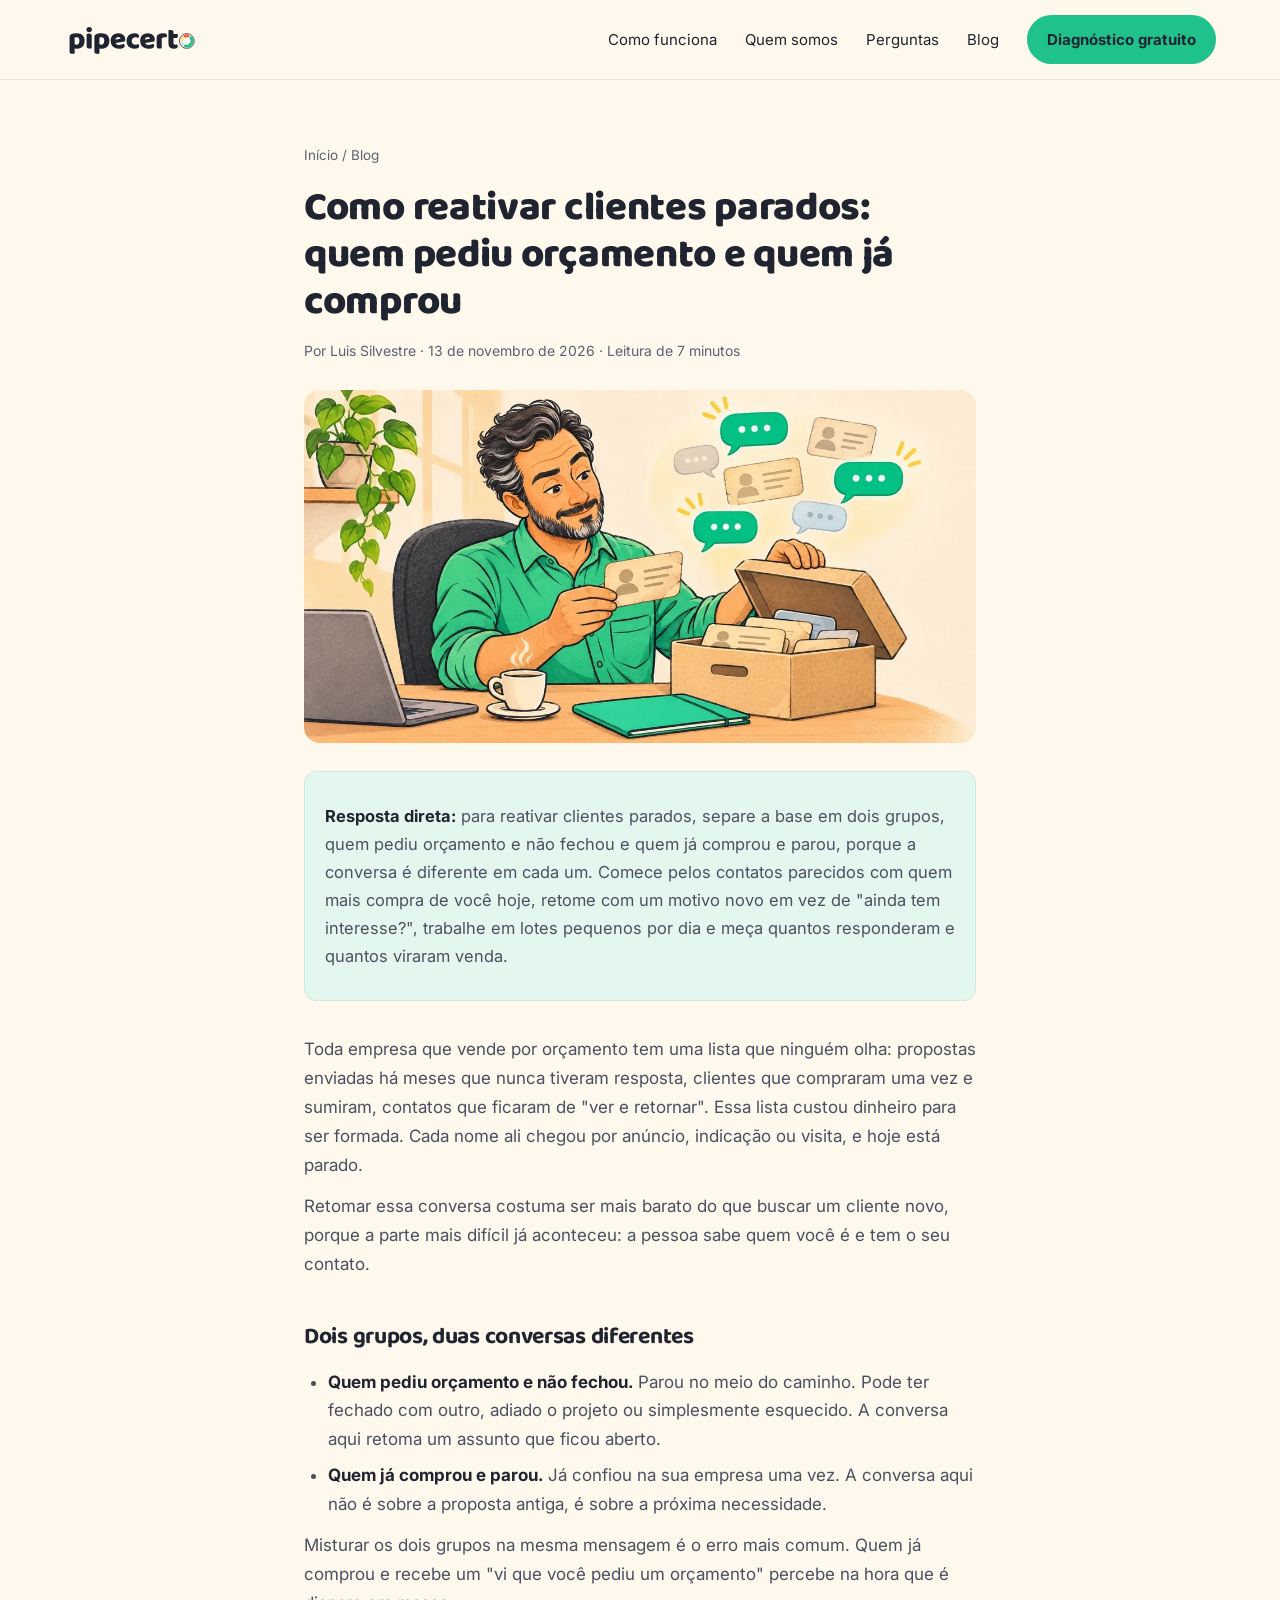
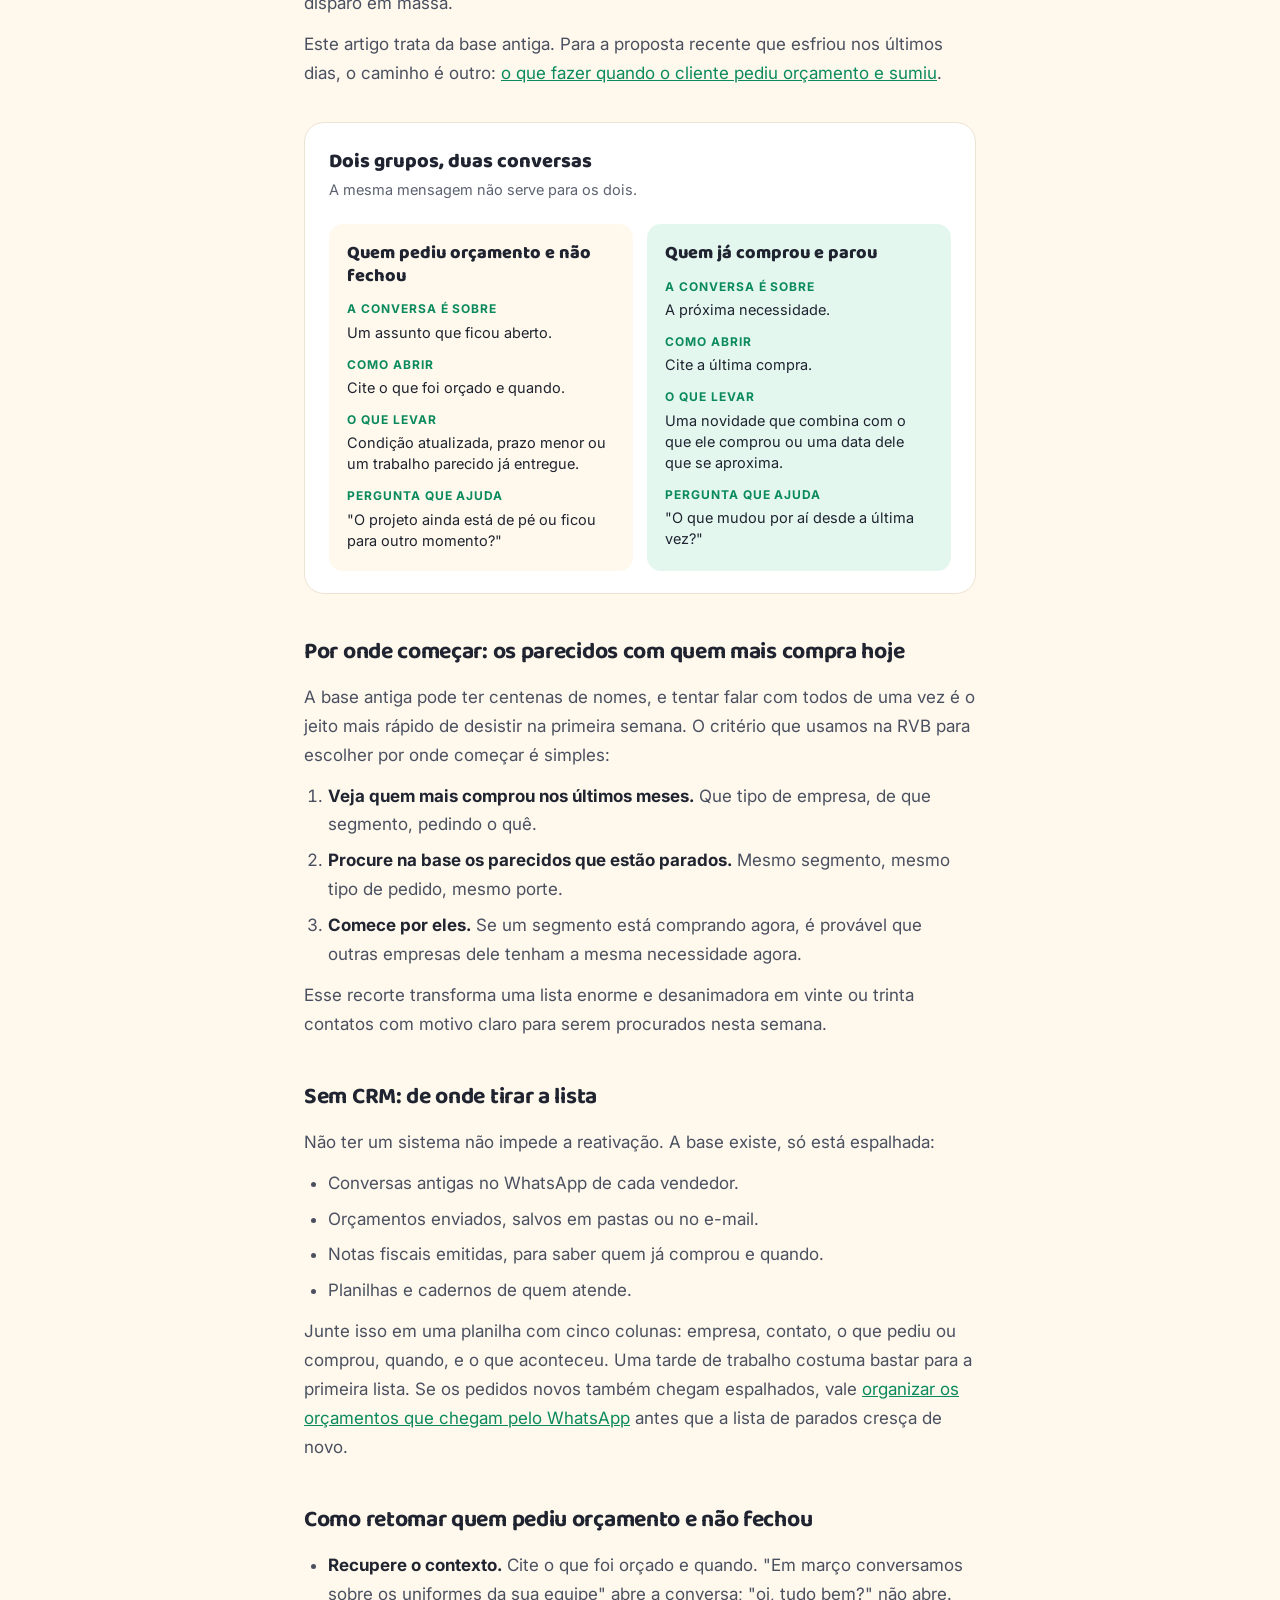
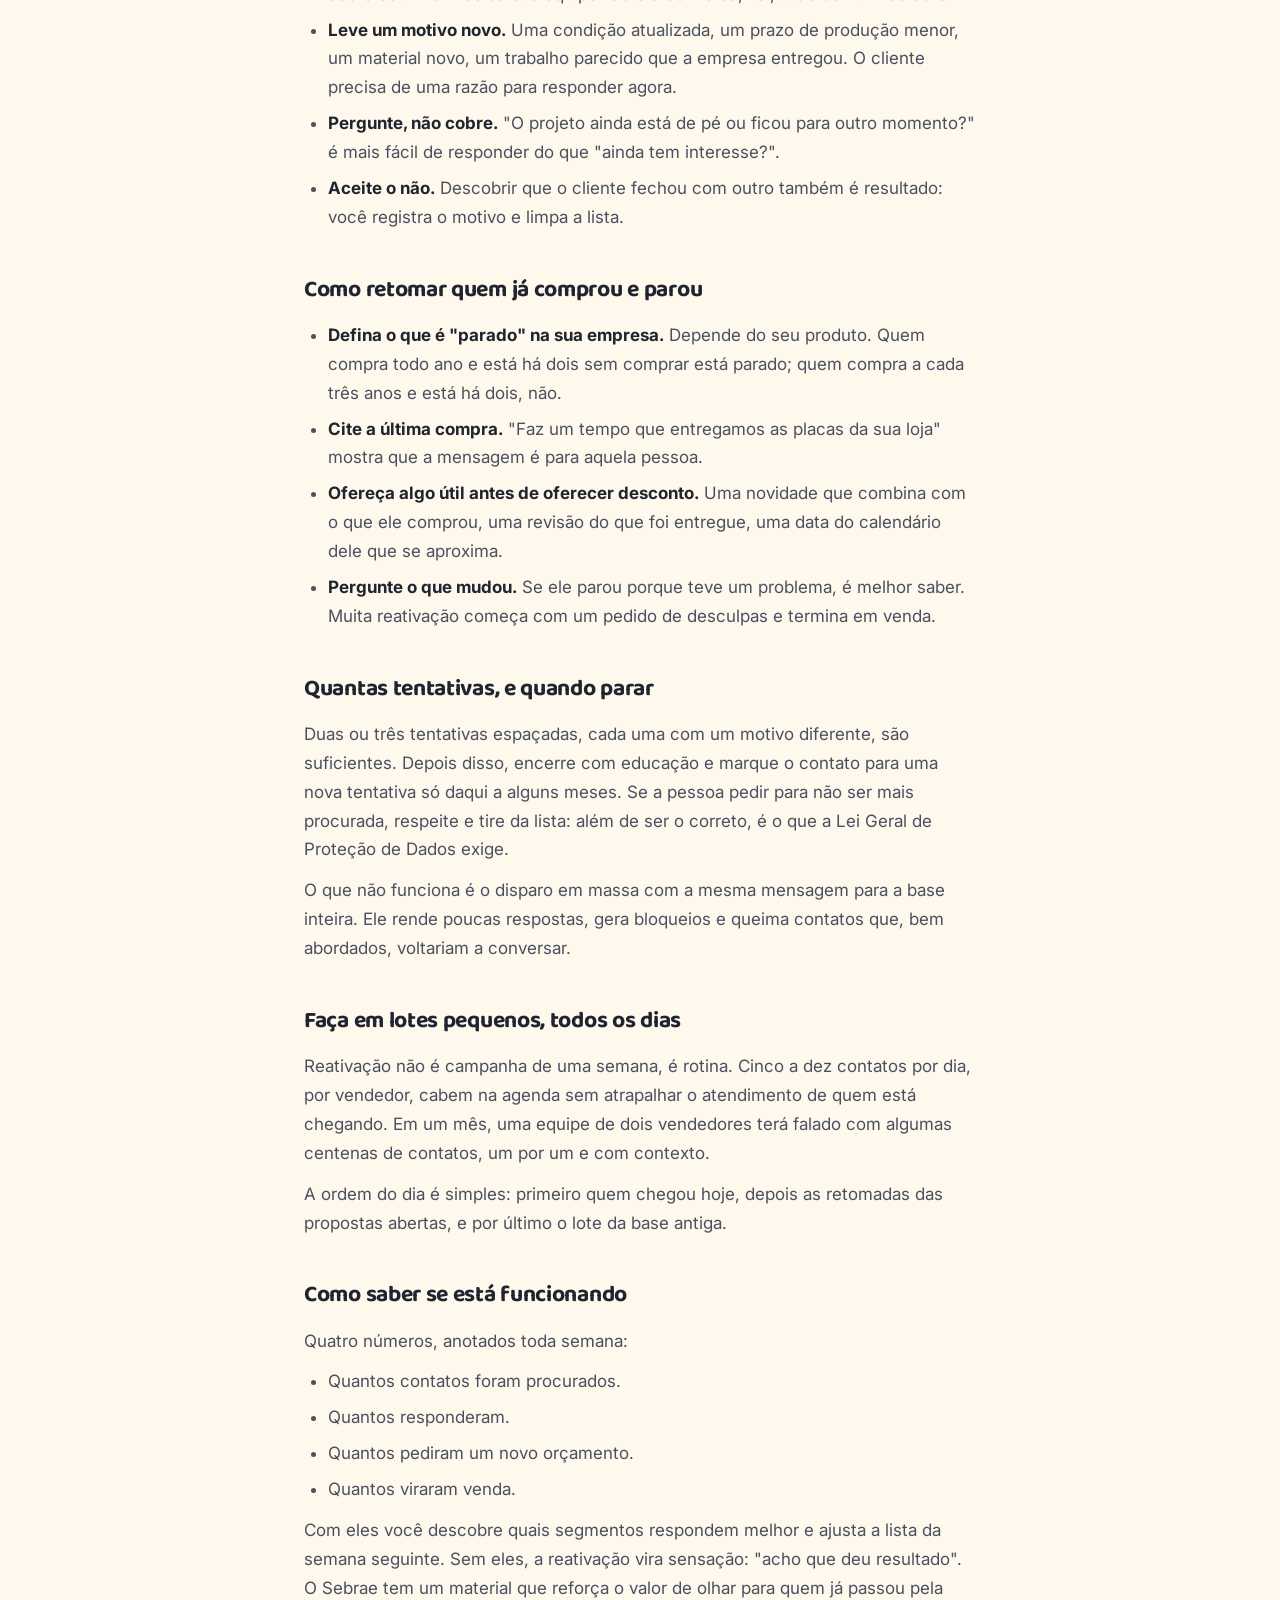
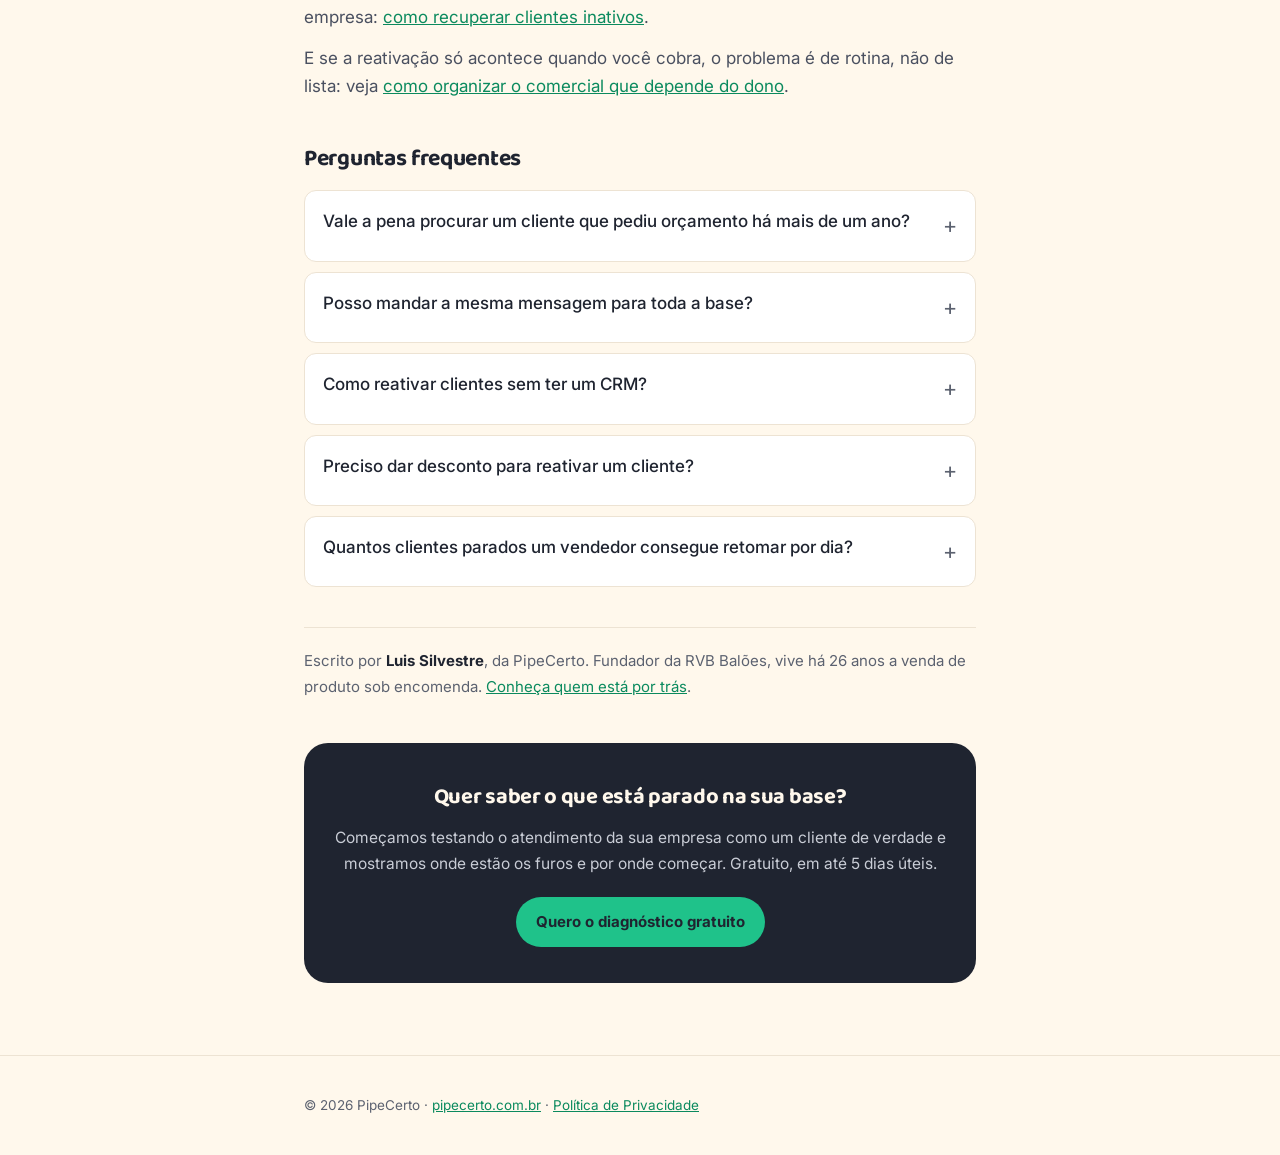
<file: blog/reativar-clientes-parados/index.html>
<!doctype html>
<html lang="pt-BR">
<head>
<meta charset="utf-8">
<meta name="viewport" content="width=device-width, initial-scale=1.0">
<title>Como reativar clientes parados: quem pediu orçamento e quem já comprou | PipeCerto</title>
<meta name="description" content="Sua base tem propostas sem resposta e clientes que nunca mais compraram? Veja como separar os dois grupos, por onde começar, o que escrever e como medir o resultado da reativação.">
<link rel="canonical" href="https://pipecerto.com.br/blog/reativar-clientes-parados/">
<meta property="og:type" content="article">
<meta property="og:locale" content="pt_BR">
<meta property="og:site_name" content="PipeCerto">
<meta property="og:title" content="Como reativar clientes parados: quem pediu orçamento e quem já comprou">
<meta property="og:description" content="O passo a passo para reativar a base em empresas que vendem por orçamento: dois grupos, por onde começar, como abordar cada um e como medir.">
<meta property="og:image" content="https://pipecerto.com.br/blog/reativar-clientes-parados/reativar-clientes-parados.jpg">
<meta property="og:image:alt" content="Ilustração de um dono de empresa tirando fichas de clientes antigos de uma caixa de arquivo, enquanto algumas conversas voltam a acender em verde.">
<meta property="og:image:width" content="1200">
<meta property="og:image:height" content="630">
<meta name="twitter:card" content="summary_large_image">
<meta property="og:url" content="https://pipecerto.com.br/blog/reativar-clientes-parados/">
<script type="application/ld+json">
{
  "@context": "https://schema.org",
  "@graph": [
    {
      "@type": "Article",
      "@id": "https://pipecerto.com.br/blog/reativar-clientes-parados/#artigo",
      "headline": "Como reativar clientes parados: quem pediu orçamento e quem já comprou",
      "description": "O passo a passo para reativar a base em empresas que vendem por orçamento: dois grupos, por onde começar, como abordar cada um e como medir.",
      "image": {"@type": "ImageObject", "@id": "https://pipecerto.com.br/blog/reativar-clientes-parados/#capa", "url": "https://pipecerto.com.br/blog/reativar-clientes-parados/reativar-clientes-parados.jpg", "contentUrl": "https://pipecerto.com.br/blog/reativar-clientes-parados/reativar-clientes-parados.jpg", "width": 1200, "height": 630, "caption": "Ilustração de um dono de empresa tirando fichas de clientes antigos de uma caixa de arquivo, enquanto algumas conversas voltam a acender em verde.", "name": "Como reativar clientes parados", "creditText": "PipeCerto", "creator": {"@id": "https://pipecerto.com.br/#organizacao"}, "copyrightNotice": "© 2026 PipeCerto"},
      "inLanguage": "pt-BR",
      "datePublished": "2026-11-13",
      "dateModified": "2026-11-13",
      "author": {
        "@type": "Person",
        "@id": "https://pipecerto.com.br/#luis-silvestre",
        "name": "Luis Silvestre",
        "jobTitle": "Fundador da RVB Balões",
        "description": "Fundador da RVB Balões, com 26 anos de experiência em venda de produto sob encomenda. Um dos responsáveis pela PipeCerto.",
        "url": "https://pipecerto.com.br/#quem-somos",
        "worksFor": {
          "@id": "https://pipecerto.com.br/#organizacao"
        }
      },
      "publisher": {
        "@type": "Organization",
        "@id": "https://pipecerto.com.br/#organizacao",
        "name": "PipeCerto"
      },
      "mainEntityOfPage": "https://pipecerto.com.br/blog/reativar-clientes-parados/"
    },
    {
      "@type": "FAQPage",
      "@id": "https://pipecerto.com.br/blog/reativar-clientes-parados/#faq",
      "mainEntity": [
        {
          "@type": "Question",
          "name": "Vale a pena procurar um cliente que pediu orçamento há mais de um ano?",
          "acceptedAnswer": {
            "@type": "Answer",
            "text": "Vale, se houver um motivo novo para a conversa. Projetos são adiados, fornecedores decepcionam e necessidades voltam. O contato de um ano atrás já conhece a empresa, o que encurta o caminho. O cuidado é citar o que foi orçado e trazer algo atual, em vez de perguntar apenas se ainda há interesse."
          }
        },
        {
          "@type": "Question",
          "name": "Posso mandar a mesma mensagem para toda a base?",
          "acceptedAnswer": {
            "@type": "Answer",
            "text": "Não é o melhor caminho. A mensagem igual para todos rende poucas respostas e costuma gerar bloqueios. O que funciona é falar com poucos contatos por dia, citando o que cada um pediu ou comprou e levando um motivo que faça sentido para aquela empresa."
          }
        },
        {
          "@type": "Question",
          "name": "Como reativar clientes sem ter um CRM?",
          "acceptedAnswer": {
            "@type": "Answer",
            "text": "Monte a lista a partir do que a empresa já tem: conversas antigas do WhatsApp, orçamentos enviados, notas fiscais emitidas e planilhas dos vendedores. Uma planilha com empresa, contato, o que pediu ou comprou, quando e o que aconteceu já permite começar."
          }
        },
        {
          "@type": "Question",
          "name": "Preciso dar desconto para reativar um cliente?",
          "acceptedAnswer": {
            "@type": "Answer",
            "text": "Nem sempre. Desconto como primeira abordagem ensina o cliente a esperar preço menor. Em geral funciona melhor levar algo útil: uma novidade, um prazo de produção menor ou um trabalho parecido já entregue. O desconto fica para quando o preço for de fato o motivo da parada."
          }
        },
        {
          "@type": "Question",
          "name": "Quantos clientes parados um vendedor consegue retomar por dia?",
          "acceptedAnswer": {
            "@type": "Answer",
            "text": "Cinco a dez contatos por dia cabem na rotina sem prejudicar o atendimento de quem está chegando. O importante é a constância: um lote pequeno todos os dias rende mais do que um mutirão de uma semana."
          }
        }
      ]
    },
    {
      "@type": "BreadcrumbList",
      "itemListElement": [
        {
          "@type": "ListItem",
          "position": 1,
          "name": "Início",
          "item": "https://pipecerto.com.br/"
        },
        {
          "@type": "ListItem",
          "position": 2,
          "name": "Blog",
          "item": "https://pipecerto.com.br/blog/"
        },
        {
          "@type": "ListItem",
          "position": 3,
          "name": "Como reativar clientes parados"
        }
      ]
    }
  ]
}
</script>
<link rel="preconnect" href="https://fonts.googleapis.com">
<link rel="preconnect" href="https://fonts.gstatic.com" crossorigin>
<link href="https://fonts.googleapis.com/css2?family=Baloo+2:wght@600;700;800&family=Inter:wght@400;500;600;700&display=swap" rel="stylesheet">
<link rel="icon" type="image/svg+xml" href="https://pipecerto.com.br/favicon.svg?v=3">
<link rel="icon" type="image/png" sizes="96x96" href="https://pipecerto.com.br/favicon.png?v=3">
<link rel="shortcut icon" href="https://pipecerto.com.br/favicon.ico?v=3">
<link rel="stylesheet" href="../_base.css?v=10">
</head>
<body>
<header>
  <div class="header-inner">
    <a class="logo" href="https://pipecerto.com.br/" aria-label="PipeCerto"><svg width="135" height="40" viewBox="0 0 135.02 39.50" aria-hidden="true"><path d="M13.09 28.45Q15.25 28.45 16.945 27.549999999999997Q18.64 26.65 19.630000000000003 24.91Q20.62 23.17 20.62 20.62Q20.62 17.950000000000003 19.6 16.255000000000003Q18.58 14.56 16.75 13.765Q14.92 12.97 12.49 12.97Q10.719999999999999 12.97 9.25 13.345Q7.779999999999999 13.72 6.85 14.32Q6.25 14.71 5.905 15.25Q5.5600000000000005 15.790000000000001 5.5600000000000005 16.6V26.35H10.629999999999999V17.41Q10.96 17.23 11.440000000000001 17.095Q11.92 16.96 12.49 16.96Q13.45 16.96 14.094999999999999 17.35Q14.74 17.740000000000002 15.07 18.535Q15.4 19.33 15.4 20.62Q15.4 22.48 14.605 23.455Q13.81 24.43 12.31 24.43Q11.469999999999999 24.43 10.809999999999999 24.1Q10.149999999999999 23.77 9.64 23.38V27.64Q10.36 27.97 11.184999999999999 28.21Q12.01 28.45 13.09 28.45ZM10.66 25.12H5.5600000000000005V31.21Q5.5600000000000005 32.59 6.235 33.1Q6.91 33.61 8.379999999999999 33.61Q9.1 33.61 9.715 33.519999999999996Q10.33 33.43 10.66 33.34ZM22.39 9.370000000000001Q22.39 8.23 23.17 7.450000000000001Q23.95 6.670000000000002 25.18 6.670000000000002Q26.41 6.670000000000002 27.189999999999998 7.450000000000001Q27.97 8.23 27.97 9.370000000000001Q27.97 10.48 27.189999999999998 11.275Q26.41 12.07 25.18 12.07Q23.95 12.07 23.17 11.275Q22.39 10.48 22.39 9.370000000000001ZM22.63 20.08H27.729999999999997V27.97Q27.4 28.06 26.784999999999997 28.15Q26.169999999999998 28.24 25.45 28.24Q23.98 28.24 23.305 27.729999999999997Q22.63 27.22 22.63 25.84ZM27.729999999999997 22.75H22.63V13.63Q22.96 13.540000000000001 23.575 13.450000000000001Q24.189999999999998 13.360000000000001 24.91 13.360000000000001Q26.41 13.360000000000001 27.07 13.855Q27.729999999999997 14.35 27.729999999999997 15.76ZM37.9 28.45Q40.06 28.45 41.754999999999995 27.549999999999997Q43.449999999999996 26.65 44.44 24.91Q45.43 23.17 45.43 20.62Q45.43 17.950000000000003 44.41 16.255000000000003Q43.39 14.56 41.56 13.765Q39.73 12.97 37.3 12.97Q35.53 12.97 34.06 13.345Q32.589999999999996 13.72 31.66 14.32Q31.06 14.71 30.714999999999996 15.25Q30.369999999999997 15.790000000000001 30.369999999999997 16.6V26.35H35.44V17.41Q35.769999999999996 17.23 36.25 17.095Q36.73 16.96 37.3 16.96Q38.26 16.96 38.905 17.35Q39.55 17.740000000000002 39.879999999999995 18.535Q40.21 19.33 40.21 20.62Q40.21 22.48 39.415 23.455Q38.62 24.43 37.12 24.43Q36.28 24.43 35.620000000000005 24.1Q34.96 23.77 34.449999999999996 23.38V27.64Q35.17 27.97 35.995000000000005 28.21Q36.82 28.45 37.9 28.45ZM35.47 25.12H30.369999999999997V31.21Q30.369999999999997 32.59 31.044999999999998 33.1Q31.72 33.61 33.19 33.61Q33.91 33.61 34.525 33.519999999999996Q35.14 33.43 35.47 33.34ZM49.78 22.990000000000002 49.599999999999994 19.630000000000003 56.53 18.490000000000002Q56.47 17.89 55.93 17.29Q55.39 16.69 54.25 16.69Q53.05 16.69 52.254999999999995 17.47Q51.46 18.25 51.4 19.689999999999998L51.58 22.21Q51.879999999999995 23.59 52.94499999999999 24.130000000000003Q54.01 24.67 55.33 24.67Q56.589999999999996 24.67 57.73 24.340000000000003Q58.87 24.01 59.559999999999995 23.62Q60.04 23.92 60.37 24.46Q60.699999999999996 25.0 60.699999999999996 25.6Q60.699999999999996 26.59 59.964999999999996 27.235Q59.23 27.88 57.94 28.18Q56.65 28.48 54.97 28.48Q52.629999999999995 28.48 50.754999999999995 27.595Q48.879999999999995 26.71 47.785 24.94Q46.69 23.17 46.69 20.5Q46.69 18.52 47.334999999999994 17.08Q47.98 15.64 49.06 14.74Q50.14 13.84 51.474999999999994 13.405000000000001Q52.809999999999995 12.97 54.22 12.97Q56.349999999999994 12.97 57.94 13.795000000000002Q59.53 14.620000000000001 60.43 16.045Q61.33 17.47 61.33 19.33Q61.33 20.35 60.76 20.89Q60.19 21.43 59.17 21.58ZM71.41 16.990000000000002Q69.91 16.990000000000002 68.815 17.950000000000003Q67.72 18.91 67.72 20.77Q67.72 22.63 68.77 23.53Q69.82 24.43 71.38 24.43Q72.28 24.43 72.985 24.205Q73.69 23.98 74.16999999999999 23.740000000000002Q74.74 24.16 75.025 24.64Q75.31 25.12 75.31 25.81Q75.31 27.01 74.125 27.73Q72.94 28.45 70.75 28.45Q68.25999999999999 28.45 66.41499999999999 27.58Q64.57 26.71 63.565 24.985Q62.559999999999995 23.259999999999998 62.559999999999995 20.77Q62.559999999999995 18.130000000000003 63.67 16.405Q64.78 14.68 66.61 13.825Q68.44 12.97 70.6 12.97Q72.72999999999999 12.97 73.91499999999999 13.75Q75.1 14.530000000000001 75.1 15.76Q75.1 16.33 74.83 16.825Q74.56 17.32 74.19999999999999 17.68Q73.69 17.44 72.97 17.215000000000003Q72.25 16.990000000000002 71.41 16.990000000000002ZM79.27 22.990000000000002 79.09 19.630000000000003 86.02 18.490000000000002Q85.96 17.89 85.41999999999999 17.29Q84.88 16.69 83.74 16.69Q82.54 16.69 81.745 17.47Q80.95 18.25 80.89 19.689999999999998L81.07 22.21Q81.37 23.59 82.435 24.130000000000003Q83.5 24.67 84.82 24.67Q86.08 24.67 87.22 24.340000000000003Q88.36 24.01 89.05 23.62Q89.53 23.92 89.86 24.46Q90.19 25.0 90.19 25.6Q90.19 26.59 89.455 27.235Q88.72 27.88 87.43 28.18Q86.14 28.48 84.46 28.48Q82.12 28.48 80.245 27.595Q78.37 26.71 77.275 24.94Q76.18 23.17 76.18 20.5Q76.18 18.52 76.825 17.08Q77.47 15.64 78.55 14.74Q79.63 13.84 80.965 13.405000000000001Q82.3 12.97 83.71 12.97Q85.84 12.97 87.43 13.795000000000002Q89.02 14.620000000000001 89.91999999999999 16.045Q90.82 17.47 90.82 19.33Q90.82 20.35 90.25 20.89Q89.68 21.43 88.66 21.58ZM97.77999999999999 17.71V21.13H92.67999999999999V16.93Q92.67999999999999 16.060000000000002 93.14499999999998 15.415000000000003Q93.60999999999999 14.770000000000001 94.35999999999999 14.290000000000001Q95.41 13.66 96.82 13.33Q98.22999999999999 13.0 99.72999999999999 13.0Q102.99999999999999 13.0 102.99999999999999 15.31Q102.99999999999999 15.85 102.85 16.315Q102.69999999999999 16.78 102.49 17.11Q102.19 17.05 101.77 17.020000000000003Q101.35 16.990000000000002 100.83999999999999 16.990000000000002Q100.08999999999999 16.990000000000002 99.25 17.17Q98.41 17.35 97.77999999999999 17.71ZM92.67999999999999 20.08H97.77999999999999V27.97Q97.44999999999999 28.06 96.83499999999998 28.15Q96.21999999999998 28.24 95.49999999999999 28.24Q94.02999999999999 28.24 93.35499999999999 27.729999999999997Q92.67999999999999 27.22 92.67999999999999 25.84ZM104.47 20.08H109.50999999999999V22.990000000000002Q109.50999999999999 23.740000000000002 110.005 24.085Q110.5 24.43 111.39999999999999 24.43Q111.85 24.43 112.32999999999998 24.355Q112.80999999999999 24.28 113.16999999999999 24.16Q113.44 24.46 113.63499999999999 24.880000000000003Q113.83 25.3 113.83 25.87Q113.83 26.98 112.975 27.715Q112.11999999999999 28.45 109.96 28.45Q107.32 28.45 105.895 27.25Q104.47 26.05 104.47 23.35ZM107.77 17.65V13.75H113.44Q113.61999999999999 14.05 113.785 14.56Q113.94999999999999 15.07 113.94999999999999 15.67Q113.94999999999999 16.72 113.48499999999999 17.185Q113.02 17.65 112.24 17.65ZM109.50999999999999 20.8H104.47V10.030000000000001Q104.8 9.940000000000001 105.41499999999999 9.835Q106.03 9.73 106.72 9.73Q108.19 9.73 108.85 10.24Q109.50999999999999 10.75 109.50999999999999 12.13Z" fill="#1F2430"></path><circle cx="122.83" cy="20.73" r="7.44" fill="none" stroke="#1F2430" stroke-width="0.72"/><path d="M118.66 23.78 A5.17 5.17 0 0 1 118.25 23.14" fill="none" stroke="#BCE5FF" stroke-width="2.85" stroke-linecap="round"/><path d="M117.73 19.85 A5.17 5.17 0 0 1 118.38 18.08" fill="none" stroke="#F9E779" stroke-width="2.85" stroke-linecap="round"/><path d="M120.91 15.92 A5.17 5.17 0 0 1 124.07 15.70" fill="none" stroke="#FB5A3C" stroke-width="2.85" stroke-linecap="round"/><path d="M126.88 17.50 A5.17 5.17 0 0 1 121.38 25.69" fill="none" stroke="#1FC28A" stroke-width="2.85" stroke-linecap="round"/></svg></a>
    <nav class="bnav">
      <a class="blink" href="https://pipecerto.com.br/#como-funciona">Como funciona</a>
      <a class="blink" href="https://pipecerto.com.br/#quem-somos">Quem somos</a>
      <a class="blink" href="https://pipecerto.com.br/#perguntas">Perguntas</a>
      <a class="blink" href="https://pipecerto.com.br/blog/">Blog</a>
      <a class="btn" href="https://diagnostico.pipecerto.com.br">Diagnóstico gratuito</a>
      <details class="mnav">
        <summary aria-label="Abrir o menu"><svg width="22" height="22" viewBox="0 0 22 22" aria-hidden="true"><path d="M3 6h16M3 11h16M3 16h16" fill="none" stroke="#1F2430" stroke-width="2.4" stroke-linecap="round"/></svg></summary>
        <div class="mnav-painel">
          <a href="https://pipecerto.com.br/">Início</a>
          <a href="https://pipecerto.com.br/#como-funciona">Como funciona</a>
          <a href="https://pipecerto.com.br/#quem-somos">Quem somos</a>
          <a href="https://pipecerto.com.br/#perguntas">Perguntas</a>
          <a href="https://pipecerto.com.br/blog/">Blog</a>
          <a class="mnav-cta" href="https://diagnostico.pipecerto.com.br">Diagnóstico gratuito</a>
        </div>
      </details>
    </nav>
  </div>
</header>
<main>
<article class="container">
  <p class="crumb"><a href="https://pipecerto.com.br/">Início</a> / <a href="../">Blog</a></p>
  <h1>Como reativar clientes parados: quem pediu orçamento e quem já comprou</h1>
  <p class="meta">Por Luis Silvestre · 13 de novembro de 2026 · Leitura de 7 minutos</p>
  <img class="capa" src="reativar-clientes-parados.webp" title="Como reativar clientes parados" width="1200" height="630" alt="Ilustração de um dono de empresa tirando fichas de clientes antigos de uma caixa de arquivo, enquanto algumas conversas voltam a acender em verde." fetchpriority="high">

  <div class="resposta">
    <p><strong>Resposta direta:</strong> para reativar clientes parados, separe a base em dois grupos, quem pediu orçamento e não fechou e quem já comprou e parou, porque a conversa é diferente em cada um. Comece pelos contatos parecidos com quem mais compra de você hoje, retome com um motivo novo em vez de "ainda tem interesse?", trabalhe em lotes pequenos por dia e meça quantos responderam e quantos viraram venda.</p>
  </div>

  <p>Toda empresa que vende por orçamento tem uma lista que ninguém olha: propostas enviadas há meses que nunca tiveram resposta, clientes que compraram uma vez e sumiram, contatos que ficaram de "ver e retornar". Essa lista custou dinheiro para ser formada. Cada nome ali chegou por anúncio, indicação ou visita, e hoje está parado.</p>
  <p>Retomar essa conversa costuma ser mais barato do que buscar um cliente novo, porque a parte mais difícil já aconteceu: a pessoa sabe quem você é e tem o seu contato.</p>

  <h2>Dois grupos, duas conversas diferentes</h2>
  <ul>
    <li><strong>Quem pediu orçamento e não fechou.</strong> Parou no meio do caminho. Pode ter fechado com outro, adiado o projeto ou simplesmente esquecido. A conversa aqui retoma um assunto que ficou aberto.</li>
    <li><strong>Quem já comprou e parou.</strong> Já confiou na sua empresa uma vez. A conversa aqui não é sobre a proposta antiga, é sobre a próxima necessidade.</li>
  </ul>
  <p>Misturar os dois grupos na mesma mensagem é o erro mais comum. Quem já comprou e recebe um "vi que você pediu um orçamento" percebe na hora que é disparo em massa.</p>
  <p>Este artigo trata da base antiga. Para a proposta recente que esfriou nos últimos dias, o caminho é outro: <a href="../cliente-sumiu-depois-do-orcamento/">o que fazer quando o cliente pediu orçamento e sumiu</a>.</p>

  <figure class="info">
    <figcaption>Dois grupos, duas conversas</figcaption>
    <p class="sub">A mesma mensagem não serve para os dois.</p>
    <div class="duas">
      <div class="lado">
        <h3>Quem pediu orçamento e não fechou</h3>
        <dl><dt>A conversa é sobre</dt><dd>Um assunto que ficou aberto.</dd><dt>Como abrir</dt><dd>Cite o que foi orçado e quando.</dd><dt>O que levar</dt><dd>Condição atualizada, prazo menor ou um trabalho parecido já entregue.</dd><dt>Pergunta que ajuda</dt><dd>"O projeto ainda está de pé ou ficou para outro momento?"</dd></dl>
      </div>
      <div class="lado dest">
        <h3>Quem já comprou e parou</h3>
        <dl><dt>A conversa é sobre</dt><dd>A próxima necessidade.</dd><dt>Como abrir</dt><dd>Cite a última compra.</dd><dt>O que levar</dt><dd>Uma novidade que combina com o que ele comprou ou uma data dele que se aproxima.</dd><dt>Pergunta que ajuda</dt><dd>"O que mudou por aí desde a última vez?"</dd></dl>
      </div>
    </div>
  </figure>

  <h2>Por onde começar: os parecidos com quem mais compra hoje</h2>
  <p>A base antiga pode ter centenas de nomes, e tentar falar com todos de uma vez é o jeito mais rápido de desistir na primeira semana. O critério que usamos na RVB para escolher por onde começar é simples:</p>
  <ol>
    <li><strong>Veja quem mais comprou nos últimos meses.</strong> Que tipo de empresa, de que segmento, pedindo o quê.</li>
    <li><strong>Procure na base os parecidos que estão parados.</strong> Mesmo segmento, mesmo tipo de pedido, mesmo porte.</li>
    <li><strong>Comece por eles.</strong> Se um segmento está comprando agora, é provável que outras empresas dele tenham a mesma necessidade agora.</li>
  </ol>
  <p>Esse recorte transforma uma lista enorme e desanimadora em vinte ou trinta contatos com motivo claro para serem procurados nesta semana.</p>

  <h2>Sem CRM: de onde tirar a lista</h2>
  <p>Não ter um sistema não impede a reativação. A base existe, só está espalhada:</p>
  <ul>
    <li>Conversas antigas no WhatsApp de cada vendedor.</li>
    <li>Orçamentos enviados, salvos em pastas ou no e-mail.</li>
    <li>Notas fiscais emitidas, para saber quem já comprou e quando.</li>
    <li>Planilhas e cadernos de quem atende.</li>
  </ul>
  <p>Junte isso em uma planilha com cinco colunas: empresa, contato, o que pediu ou comprou, quando, e o que aconteceu. Uma tarde de trabalho costuma bastar para a primeira lista. Se os pedidos novos também chegam espalhados, vale <a href="../organizar-orcamentos-whatsapp-empresa/">organizar os orçamentos que chegam pelo WhatsApp</a> antes que a lista de parados cresça de novo.</p>

  <h2>Como retomar quem pediu orçamento e não fechou</h2>
  <ul>
    <li><strong>Recupere o contexto.</strong> Cite o que foi orçado e quando. "Em março conversamos sobre os uniformes da sua equipe" abre a conversa; "oi, tudo bem?" não abre.</li>
    <li><strong>Leve um motivo novo.</strong> Uma condição atualizada, um prazo de produção menor, um material novo, um trabalho parecido que a empresa entregou. O cliente precisa de uma razão para responder agora.</li>
    <li><strong>Pergunte, não cobre.</strong> "O projeto ainda está de pé ou ficou para outro momento?" é mais fácil de responder do que "ainda tem interesse?".</li>
    <li><strong>Aceite o não.</strong> Descobrir que o cliente fechou com outro também é resultado: você registra o motivo e limpa a lista.</li>
  </ul>

  <h2>Como retomar quem já comprou e parou</h2>
  <ul>
    <li><strong>Defina o que é "parado" na sua empresa.</strong> Depende do seu produto. Quem compra todo ano e está há dois sem comprar está parado; quem compra a cada três anos e está há dois, não.</li>
    <li><strong>Cite a última compra.</strong> "Faz um tempo que entregamos as placas da sua loja" mostra que a mensagem é para aquela pessoa.</li>
    <li><strong>Ofereça algo útil antes de oferecer desconto.</strong> Uma novidade que combina com o que ele comprou, uma revisão do que foi entregue, uma data do calendário dele que se aproxima.</li>
    <li><strong>Pergunte o que mudou.</strong> Se ele parou porque teve um problema, é melhor saber. Muita reativação começa com um pedido de desculpas e termina em venda.</li>
  </ul>

  <h2>Quantas tentativas, e quando parar</h2>
  <p>Duas ou três tentativas espaçadas, cada uma com um motivo diferente, são suficientes. Depois disso, encerre com educação e marque o contato para uma nova tentativa só daqui a alguns meses. Se a pessoa pedir para não ser mais procurada, respeite e tire da lista: além de ser o correto, é o que a Lei Geral de Proteção de Dados exige.</p>
  <p>O que não funciona é o disparo em massa com a mesma mensagem para a base inteira. Ele rende poucas respostas, gera bloqueios e queima contatos que, bem abordados, voltariam a conversar.</p>

  <h2>Faça em lotes pequenos, todos os dias</h2>
  <p>Reativação não é campanha de uma semana, é rotina. Cinco a dez contatos por dia, por vendedor, cabem na agenda sem atrapalhar o atendimento de quem está chegando. Em um mês, uma equipe de dois vendedores terá falado com algumas centenas de contatos, um por um e com contexto.</p>
  <p>A ordem do dia é simples: primeiro quem chegou hoje, depois as retomadas das propostas abertas, e por último o lote da base antiga.</p>

  <h2>Como saber se está funcionando</h2>
  <p>Quatro números, anotados toda semana:</p>
  <ul>
    <li>Quantos contatos foram procurados.</li>
    <li>Quantos responderam.</li>
    <li>Quantos pediram um novo orçamento.</li>
    <li>Quantos viraram venda.</li>
  </ul>
  <p>Com eles você descobre quais segmentos respondem melhor e ajusta a lista da semana seguinte. Sem eles, a reativação vira sensação: "acho que deu resultado". O Sebrae tem um material que reforça o valor de olhar para quem já passou pela empresa: <a href="https://sebraepr.com.br/comunidade/artigo/como-recuperar-clientes-inativos">como recuperar clientes inativos</a>.</p>
  <p>E se a reativação só acontece quando você cobra, o problema é de rotina, não de lista: veja <a href="../comercial-que-depende-do-dono/">como organizar o comercial que depende do dono</a>.</p>

  <h2>Perguntas frequentes</h2>
  <div class="faq">
    <details>
      <summary>Vale a pena procurar um cliente que pediu orçamento há mais de um ano?<span class="mais">+</span></summary>
      <p class="r">Vale, se houver um motivo novo para a conversa. Projetos são adiados, fornecedores decepcionam e necessidades voltam. O contato de um ano atrás já conhece a empresa, o que encurta o caminho. O cuidado é citar o que foi orçado e trazer algo atual, em vez de perguntar apenas se ainda há interesse.</p>
    </details>
    <details>
      <summary>Posso mandar a mesma mensagem para toda a base?<span class="mais">+</span></summary>
      <p class="r">Não é o melhor caminho. A mensagem igual para todos rende poucas respostas e costuma gerar bloqueios. O que funciona é falar com poucos contatos por dia, citando o que cada um pediu ou comprou e levando um motivo que faça sentido para aquela empresa.</p>
    </details>
    <details>
      <summary>Como reativar clientes sem ter um CRM?<span class="mais">+</span></summary>
      <p class="r">Monte a lista a partir do que a empresa já tem: conversas antigas do WhatsApp, orçamentos enviados, notas fiscais emitidas e planilhas dos vendedores. Uma planilha com empresa, contato, o que pediu ou comprou, quando e o que aconteceu já permite começar.</p>
    </details>
    <details>
      <summary>Preciso dar desconto para reativar um cliente?<span class="mais">+</span></summary>
      <p class="r">Nem sempre. Desconto como primeira abordagem ensina o cliente a esperar preço menor. Em geral funciona melhor levar algo útil: uma novidade, um prazo de produção menor ou um trabalho parecido já entregue. O desconto fica para quando o preço for de fato o motivo da parada.</p>
    </details>
    <details>
      <summary>Quantos clientes parados um vendedor consegue retomar por dia?<span class="mais">+</span></summary>
      <p class="r">Cinco a dez contatos por dia cabem na rotina sem prejudicar o atendimento de quem está chegando. O importante é a constância: um lote pequeno todos os dias rende mais do que um mutirão de uma semana.</p>
    </details>
  </div>

  <p class="autor">Escrito por <strong>Luis Silvestre</strong>, da PipeCerto. Fundador da RVB Balões, vive há 26 anos a venda de produto sob encomenda. <a href="https://pipecerto.com.br/#quem-somos">Conheça quem está por trás</a>.</p>

  <div class="cta">
    <h3>Quer saber o que está parado na sua base?</h3>
    <p>Começamos testando o atendimento da sua empresa como um cliente de verdade e mostramos onde estão os furos e por onde começar. Gratuito, em até 5 dias úteis.</p>
    <a class="btn" href="https://diagnostico.pipecerto.com.br">Quero o diagnóstico gratuito</a>
  </div>
</article>
</main>
<footer>
  <div class="container"><p>© 2026 PipeCerto · <a href="https://pipecerto.com.br/">pipecerto.com.br</a> · <a href="https://pipecerto.com.br/privacidade/">Política de Privacidade</a></p></div>
</footer>
<script>(function(){var m=document.querySelector(".mnav");if(!m)return;m.addEventListener("click",function(e){if(e.target.closest("a"))m.removeAttribute("open")});document.addEventListener("click",function(e){if(m.open&&!m.contains(e.target))m.removeAttribute("open")})})();</script>
</body>
</html>
</file>
<file: blog/_base.css>
:root{--carvao:#1F2430;--verde:#1FC28A;--verde-escuro:#0B8A5E;--texto:#1F2430;--suave:#5C6270;--linha:#EDE3D3;--tinta:#E4F7EF}
*{box-sizing:border-box;margin:0;padding:0}
body{font-family:'Inter',system-ui,sans-serif;background:#FFF8EC;color:var(--texto);line-height:1.7;font-size:17px}
h1,h2,h3,.logo span,.btn,.cta h3{font-family:'Baloo 2','Inter',system-ui,sans-serif}
a{color:var(--verde-escuro)}
.container{max-width:720px;margin:0 auto;padding:0 24px}
header{border-bottom:1px solid var(--linha);background:#FFF8EC}
.header-inner{max-width:1200px;margin:0 auto;padding:14px 24px;min-height:79px;box-sizing:border-box;display:flex;align-items:center;justify-content:space-between;gap:16px}
.logo{display:inline-flex;align-items:center;text-decoration:none}
.btn{display:inline-block;font-family:'Inter',system-ui,sans-serif;font-weight:700;font-size:15px;color:#1F2430 !important;background:var(--verde);border-radius:999px;padding:12px 20px;text-decoration:none}
.btn:hover{opacity:.88}
main{padding:52px 0 72px}
.crumb{font-size:13.5px;color:var(--suave);margin-bottom:18px}
.crumb a{color:var(--suave);text-decoration:none}
h1{font-size:clamp(28px,4.4vw,40px);font-weight:800;letter-spacing:-.3px;line-height:1.18;margin-bottom:10px}
.meta{font-size:14px;color:var(--suave);margin-bottom:28px}
.resposta{background:var(--tinta);border:1px solid #C9EBDD;border-radius:12px;padding:18px 20px;margin-bottom:34px}
.resposta p{font-size:16.5px}
h2{font-size:23px;font-weight:700;letter-spacing:-.3px;margin:38px 0 12px}
p{margin:12px 0;color:#4A5060}
ul,ol{padding-left:24px;margin:12px 0}
li{margin:7px 0;color:#4A5060}
strong{color:var(--texto)}
.faq{margin-top:10px;display:flex;flex-direction:column;gap:10px}
.faq details{background:#fff;border:1px solid var(--linha);border-radius:12px;padding:0 18px;transition:border-color .15s}
.faq details:hover,.faq details[open]{border-color:#1FC28A}
.faq summary{cursor:pointer;list-style:none;display:flex;justify-content:space-between;gap:16px;padding:16px 0;font-size:17px;font-weight:500}
.faq summary::-webkit-details-marker{display:none}
.faq summary .mais{color:var(--suave);font-size:22px;font-weight:400}
.faq .r{padding:0 0 18px;color:var(--suave);font-size:16px}
.cta{background:var(--carvao);border-radius:24px;color:#FFF8EC;text-align:center;padding:36px 28px;margin-top:44px}
.cta h3{font-size:22px;font-weight:700;letter-spacing:-.3px;margin-bottom:8px}
.cta p{color:#C9CDD6;font-size:15.5px;margin:0 0 20px}
footer{border-top:1px solid var(--linha);padding:26px 0}
footer p{font-size:13.5px;color:var(--suave)}
.dado{background:#fff;border-left:4px solid var(--verde);border-radius:0 12px 12px 0;padding:16px 20px;margin:24px 0;font-size:16.5px}
.autor{margin-top:40px;padding-top:20px;border-top:1px solid var(--linha);font-size:15px;color:var(--suave)}
.capa{display:block;width:100%;height:auto;border-radius:16px;margin:0 0 28px}
.info{margin:34px 0;background:#fff;border:1px solid var(--linha);border-radius:20px;padding:26px 24px 22px}
.info figcaption{font-family:'Baloo 2','Inter',system-ui,sans-serif;font-weight:800;font-size:20px;line-height:1.25;color:var(--texto);margin-bottom:4px}
.info .sub{font-size:14.5px;color:var(--suave);margin:0 0 22px}
.info ol{list-style:none;padding:0;margin:0;display:grid;grid-template-columns:repeat(var(--n,5),1fr);gap:0}
.info li{position:relative;margin:0;padding:0 10px 0 0;color:var(--texto)}
.info li::before{content:"";position:absolute;top:17px;left:36px;right:0;height:3px;background:#E4F7EF;border-radius:2px}
.info li:last-child::before{display:none}
.info .n{position:relative;z-index:1;display:flex;align-items:center;justify-content:center;width:36px;height:36px;border-radius:18px;background:var(--verde);color:#1F2430;font-family:'Baloo 2','Inter',system-ui,sans-serif;font-weight:800;font-size:17px;margin-bottom:12px}
.info li.fim .n{background:#1F2430;color:#FFF8EC}
.info .q{display:block;font-size:12px;font-weight:700;letter-spacing:.08em;text-transform:uppercase;color:var(--verde-escuro);margin-bottom:4px}
.info .t{display:block;font-weight:700;font-size:15.5px;line-height:1.3;margin-bottom:4px}
.info .d{display:block;font-size:14px;line-height:1.45;color:var(--suave)}
@media (max-width:760px){
  .info ol{grid-template-columns:1fr;gap:0}
  .info li{padding:0 0 20px 52px;min-height:36px}
  .info li:last-child{padding-bottom:0}
  .info .n{position:absolute;left:0;top:0;margin:0}
  .info li::before{top:36px;bottom:0;left:16.5px;right:auto;width:3px;height:auto}
}
.info ol.grade{grid-template-columns:repeat(3,1fr);gap:14px}
.info ol.grade li{background:#FFF8EC;border-radius:14px;padding:16px 16px 18px}
.info ol.grade li::before{display:none}
.info .duas{display:grid;grid-template-columns:1fr 1fr;gap:14px}
.info .lado{background:#FFF8EC;border-radius:14px;padding:18px 18px 20px}
.info .lado.dest{background:#E4F7EF}
.info .lado h3{font-family:'Baloo 2','Inter',system-ui,sans-serif;font-weight:800;font-size:18px;line-height:1.25;margin:0 0 12px;color:var(--texto)}
.info .lado dl{margin:0}
.info .lado dt{font-size:12px;font-weight:700;letter-spacing:.08em;text-transform:uppercase;color:var(--verde-escuro);margin-top:12px}
.info .lado dd{margin:2px 0 0;font-size:14.5px;line-height:1.45;color:var(--texto)}
.info .chips{display:flex;flex-wrap:wrap;gap:8px;margin:0;padding:0;list-style:none}
.info .chips li{margin:0;padding:7px 12px;border-radius:999px;background:#fff;border:1px solid var(--linha);font-size:13.5px;font-weight:600;color:var(--suave)}
.info .chips li::before{display:none}
.info .lado.dest .chips li{background:var(--verde);border-color:var(--verde);color:#1F2430}
.info .nota{font-size:13.5px;color:var(--suave);margin:12px 0 0}
@media (max-width:760px){
  .info ol.grade{grid-template-columns:1fr;gap:10px}
  .info ol.grade li{padding:16px 16px 16px 62px;min-height:68px}
  .info ol.grade .n{left:14px;top:16px}
  .info .duas{grid-template-columns:1fr}
}
.bnav{display:flex;align-items:center;gap:28px;font-size:15px}
.bnav .blink{color:var(--texto);text-decoration:none}
.bnav .blink:hover{color:var(--verde-escuro)}
.mnav{display:none;position:relative}
.mnav summary{list-style:none;cursor:pointer;width:46px;height:46px;border-radius:14px;border:1.5px solid #1F2430;display:flex;align-items:center;justify-content:center;background:#FFF8EC}
.mnav summary::-webkit-details-marker{display:none}
.mnav[open] summary{background:#1FC28A;border-color:#1FC28A}
.mnav-painel{position:absolute;right:0;top:56px;z-index:60;min-width:236px;background:#fff;border:1px solid #EDE3D3;border-radius:18px;padding:10px;box-shadow:0 14px 40px rgba(31,36,48,.18)}
.mnav-painel a{display:block;padding:13px 14px;border-radius:12px;font-family:'Inter',system-ui,sans-serif;font-size:16px;font-weight:600;color:#1F2430;text-decoration:none}
.mnav-painel .mnav-cta{margin-top:6px;background:#1FC28A;text-align:center;font-weight:700;border-radius:999px}
@media (max-width:860px){.bnav .blink{display:none}.mnav{display:block}.bnav{gap:12px}}
@media (max-width:640px){.bnav .btn{display:none}}
</file>
